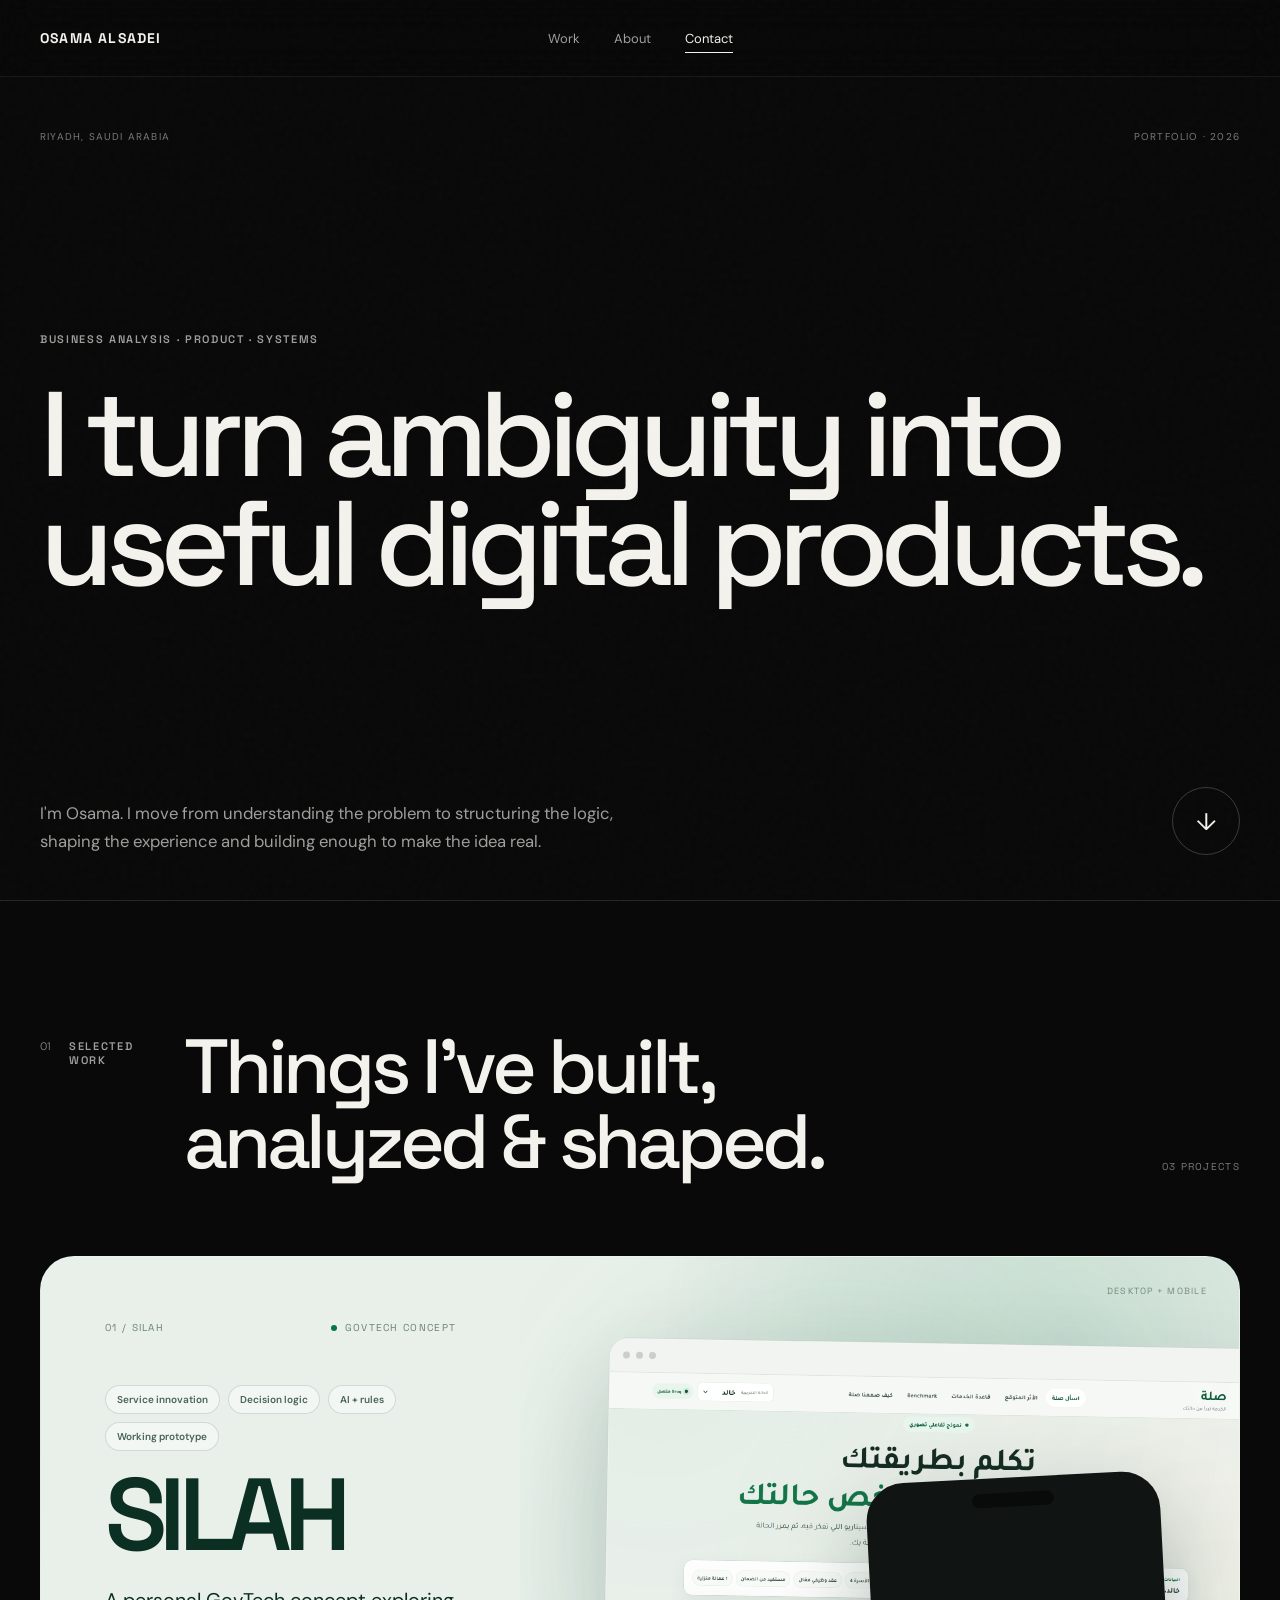
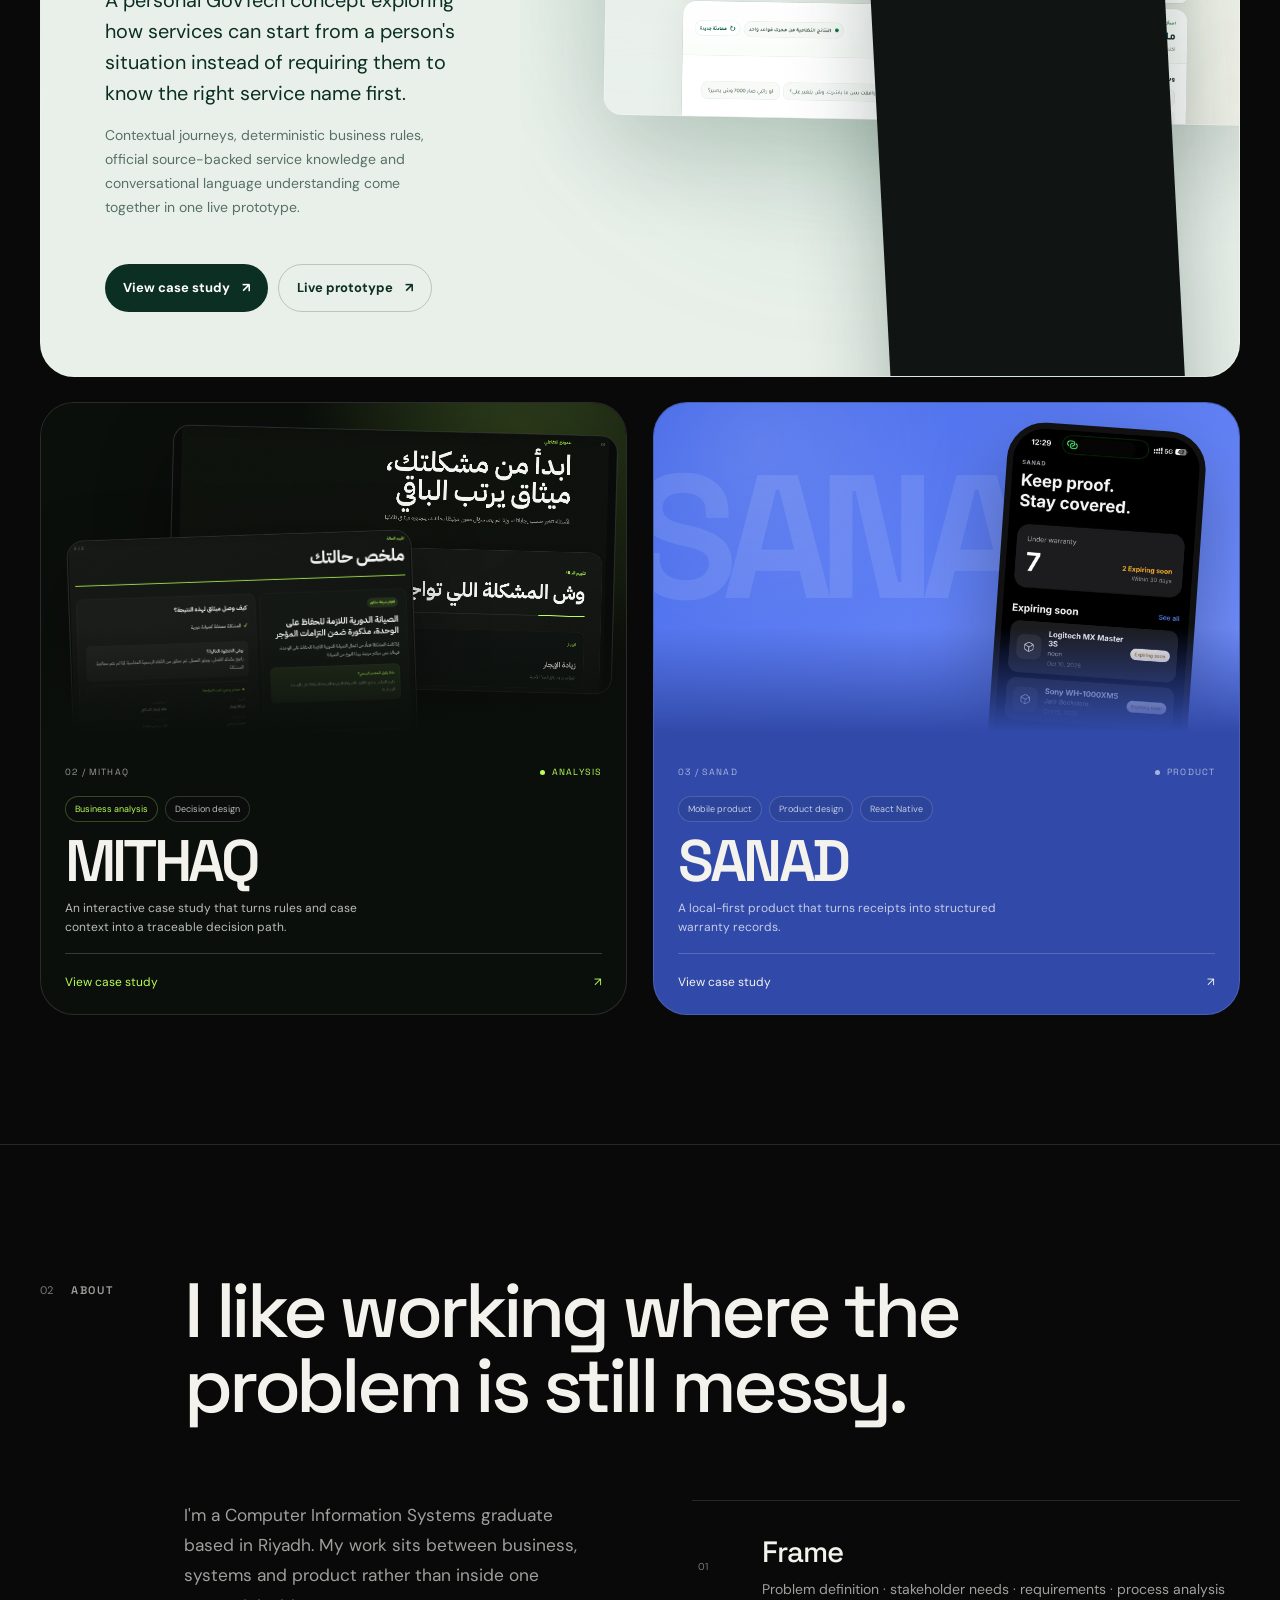
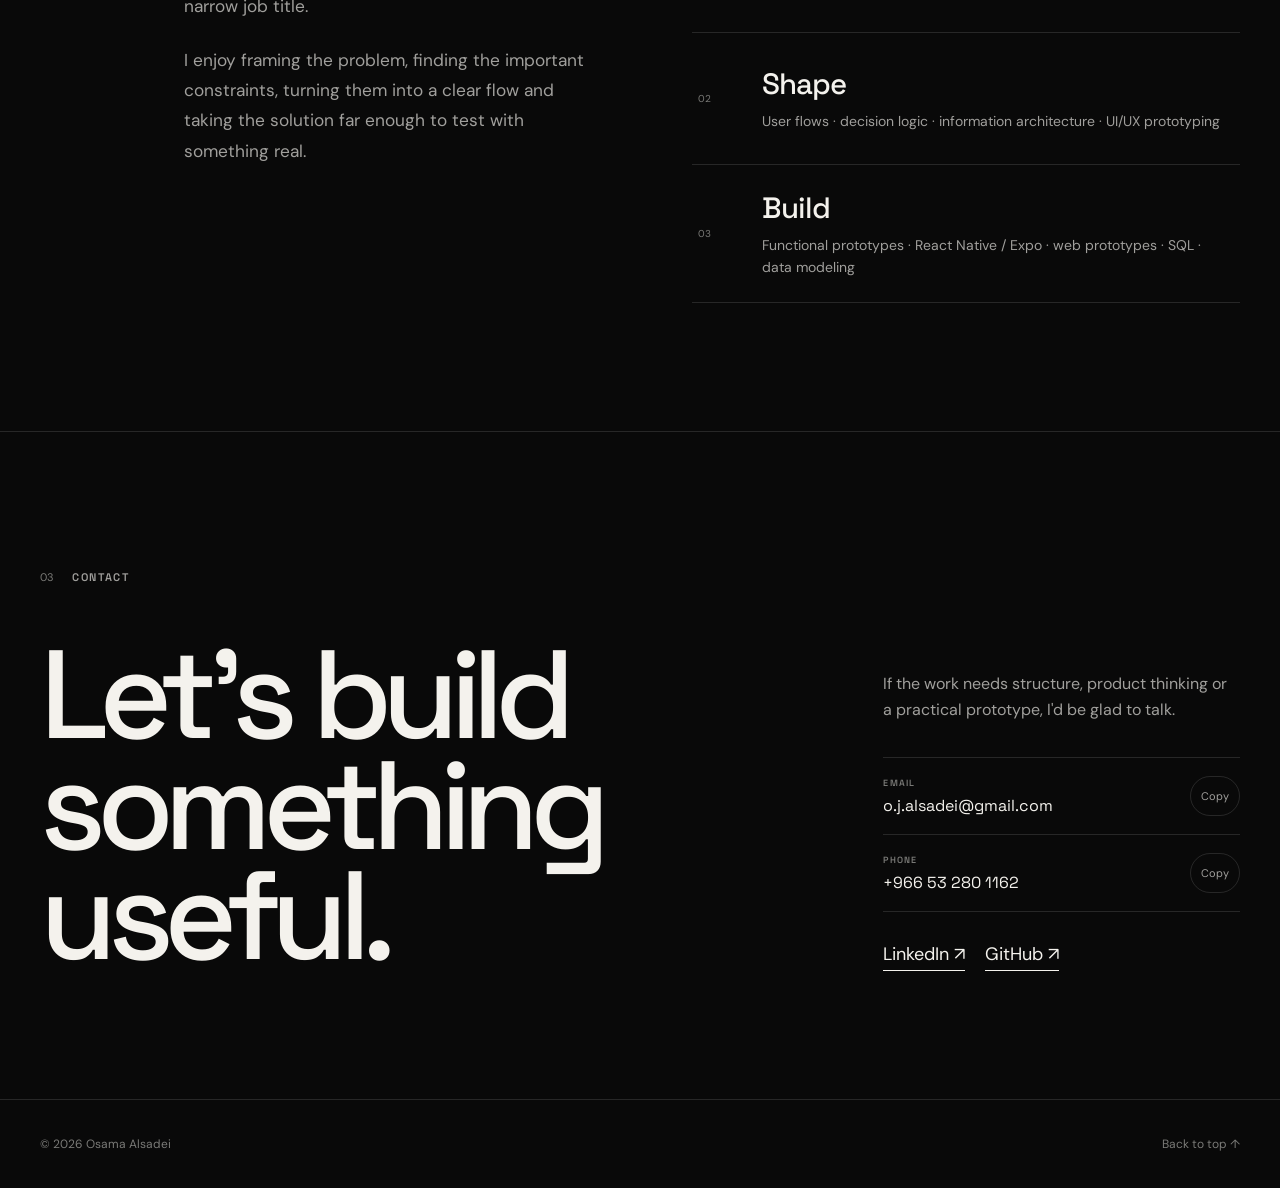
<file: index.html>
<!DOCTYPE html>
<html lang="en">
<head>
  <meta charset="UTF-8">
  <meta name="viewport" content="width=device-width, initial-scale=1.0, viewport-fit=cover">

  <meta
    name="description"
    content="Osama Alsadei's portfolio, business analysis, product thinking, systems and hands-on prototyping. Selected work includes Silah, Mithaq and Sanad."
  >
  <meta name="author" content="Osama Alsadei">
  <meta name="robots" content="index, follow">
  <meta name="theme-color" content="#090909">
  <meta name="color-scheme" content="dark">

  <link rel="canonical" href="https://ojalsadei.github.io/my-portfolio/">

  <meta property="og:title" content="Osama Alsadei - Portfolio">
  <meta
    property="og:description"
    content="Business analysis, product thinking, systems and practical digital products."
  >
  <meta property="og:type" content="website">
  <meta property="og:url" content="https://ojalsadei.github.io/my-portfolio/">
  <meta property="og:site_name" content="Osama Alsadei Portfolio">

  <meta name="twitter:card" content="summary">
  <meta name="twitter:title" content="Osama Alsadei - Portfolio">
  <meta
    name="twitter:description"
    content="Business analysis, product thinking, systems and practical digital products."
  >

  <title>Osama Alsadei | Business Analysis, Product & Systems</title>

  <link rel="preconnect" href="https://fonts.googleapis.com">
  <link rel="preconnect" href="https://fonts.gstatic.com" crossorigin>

  <link
    href="https://fonts.googleapis.com/css2?family=DM+Sans:wght@400;500;600;700&family=Space+Grotesk:wght@400;500;600;700&display=swap"
    rel="stylesheet"
  >

  <link rel="stylesheet" href="style.css">

  <script type="application/ld+json">
  {
    "@context": "https://schema.org",
    "@type": "Person",
    "name": "Osama Alsadei",
    "url": "https://ojalsadei.github.io/my-portfolio/",
    "sameAs": [
      "https://www.linkedin.com/in/osama-alsadei/",
      "https://github.com/ojalsadei"
    ],
    "knowsAbout": [
      "Business Analysis",
      "Product Thinking",
      "Systems Analysis",
      "Service Innovation",
      "Prototyping",
      "Decision Logic",
      "React Native",
      "SQL"
    ]
  }
  </script>
</head>

<body>
  <a class="skip-link" href="#main">Skip to content</a>

  <div class="noise" aria-hidden="true"></div>

  <header class="site-header" id="siteHeader">
    <nav class="nav shell" aria-label="Primary navigation">
      <a
        href="#top"
        class="brand"
        aria-label="Osama Alsadei, back to top"
      >
        OSAMA ALSADEI
      </a>

      <div class="nav-links" aria-label="Portfolio sections">
        <a href="#work">Work</a>
        <a href="#about">About</a>
        <a href="#contact">Contact</a>
      </div>

      <button
        class="menu-button"
        id="menuButton"
        type="button"
        aria-label="Open navigation"
        aria-controls="mobileMenu"
        aria-expanded="false"
      >
        <span></span>
        <span></span>
      </button>
    </nav>

    <nav
      class="mobile-menu shell"
      id="mobileMenu"
      aria-label="Mobile navigation"
      aria-hidden="true"
    >
      <a href="#work">
        <span>01</span>
        Work
      </a>

      <a href="#about">
        <span>02</span>
        About
      </a>

      <a href="#contact">
        <span>03</span>
        Contact
      </a>
    </nav>
  </header>

  <main id="main">
    <section
      class="hero shell"
      id="top"
      aria-labelledby="hero-title"
    >
      <div class="hero-meta page-enter page-enter-1">
        <span>Riyadh, Saudi Arabia</span>
        <span>Portfolio · 2026</span>
      </div>

      <div class="hero-main">
        <p class="eyebrow page-enter page-enter-2">
          Business analysis · product · systems
        </p>

        <h1
          id="hero-title"
          class="page-enter page-enter-3"
        >
          I turn ambiguity into useful digital products.
        </h1>
      </div>

      <div class="hero-footer page-enter page-enter-4">
        <p>
          I'm Osama. I move from understanding the problem to structuring
          the logic, shaping the experience and building enough to make
          the idea real.
        </p>

        <a
          href="#projects"
          class="scroll-button"
          aria-label="View selected work"
        >
          <span aria-hidden="true">↓</span>
        </a>
      </div>
    </section>

    <section
      class="work-section"
      id="work"
      aria-labelledby="work-title"
    >
      <div class="shell" id="work-start">
        <div class="section-heading work-heading">
          <div class="section-kicker">
            <span class="section-number">01</span>
            <p class="eyebrow">Selected work</p>
          </div>

          <div class="section-title-row">
            <h2 id="work-title">
              Things I've built, analyzed & shaped.
            </h2>

            <span class="project-count">
              03 PROJECTS
            </span>
          </div>
        </div>

        <div class="featured-project featured-project--silah" id="projects">
          <div class="featured-project-copy">
            <div class="featured-project-top">
              <span>01 / SILAH</span>

              <span class="featured-project-type">
                GovTech concept
              </span>
            </div>

            <div class="featured-project-tags">
              <span>Service innovation</span>
              <span>Decision logic</span>
              <span>AI + rules</span>
              <span>Working prototype</span>
            </div>

            <h3>Silah</h3>

            <p class="featured-project-lead">
              A personal GovTech concept exploring how services can start
              from a person's situation instead of requiring them to know
              the right service name first.
            </p>

            <p class="featured-project-note">
              Contextual journeys, deterministic business rules, official
              source-backed service knowledge and conversational language
              understanding come together in one live prototype.
            </p>

            <div class="featured-project-actions">
              <a
                href="projects/silah/index.html"
                class="project-action project-action--primary"
              >
                View case study
                <span aria-hidden="true">↗</span>
              </a>

              <a
                href="https://silah2.netlify.app/"
                class="project-action project-action--secondary"
                target="_blank"
                rel="noopener noreferrer"
              >
                Live prototype
                <span aria-hidden="true">↗</span>
              </a>
            </div>
          </div>

          <a
            class="silah-feature-visual"
            href="projects/silah/index.html"
            aria-label="View Silah case study"
          >
            <div class="silah-visual-glow" aria-hidden="true"></div>

            <div class="silah-desktop-frame">
              <div class="browser-bar" aria-hidden="true">
                <span></span>
                <span></span>
                <span></span>
              </div>

              <img
                src="projects/silah/assets/silah-desktop.png"
                alt="Silah desktop interface showing contextual service guidance"
                loading="lazy"
                decoding="async"
              >
            </div>

            <div class="silah-phone-frame">
              <div class="silah-phone-speaker" aria-hidden="true"></div>

              <img
                src="projects/silah/assets/silah-mobile.png"
                alt="Silah mobile interface"
                loading="lazy"
                decoding="async"
              >
            </div>

            <span class="silah-visual-label">
              DESKTOP + MOBILE
            </span>
          </a>
        </div>

        <div class="secondary-project-grid">
          <a
            class="project-card project-card--mithaq"
            href="projects/mithaq/index.html"
            aria-label="View Mithaq case study"
          >
            <div
              class="project-visual project-visual--mithaq"
              aria-hidden="true"
            >
              <div class="mithaq-glow"></div>

              <div class="mithaq-shot mithaq-shot--one">
                <img
                  src="projects/mithaq/assets/mithaq-hero.png"
                  alt=""
                  loading="lazy"
                  decoding="async"
                >
              </div>

              <div class="mithaq-shot mithaq-shot--two">
                <img
                  src="projects/mithaq/assets/mithaq-cover.png"
                  alt=""
                  loading="lazy"
                  decoding="async"
                >
              </div>
            </div>

            <div class="project-card-copy">
              <div class="project-card-top">
                <span>02 / MITHAQ</span>

                <span class="project-type">
                  Analysis
                </span>
              </div>

              <div
                class="project-tags"
                aria-label="Mithaq disciplines"
              >
                <span>Business analysis</span>
                <span>Decision design</span>
              </div>

              <h3>Mithaq</h3>

              <p>
                An interactive case study that turns rules and case context
                into a traceable decision path.
              </p>

              <div class="project-link-line">
                <span>View case study</span>
                <span aria-hidden="true">↗</span>
              </div>
            </div>
          </a>

          <a
            class="project-card project-card--sanad"
            href="projects/sanad/index.html"
            aria-label="View Sanad case study"
          >
            <div
              class="project-visual project-visual--sanad"
              aria-hidden="true"
            >
              <div class="sanad-word">SANAD</div>

              <div class="phone-mockup">
                <img
                  src="projects/sanad/assets/home.png"
                  alt=""
                  loading="lazy"
                  decoding="async"
                >
              </div>
            </div>

            <div class="project-card-copy">
              <div class="project-card-top">
                <span>03 / SANAD</span>

                <span class="project-type">
                  Product
                </span>
              </div>

              <div
                class="project-tags"
                aria-label="Sanad disciplines"
              >
                <span>Mobile product</span>
                <span>Product design</span>
                <span>React Native</span>
              </div>

              <h3>Sanad</h3>

              <p>
                A local-first product that turns receipts into structured
                warranty records.
              </p>

              <div class="project-link-line">
                <span>View case study</span>
                <span aria-hidden="true">↗</span>
              </div>
            </div>
          </a>
        </div>
      </div>
    </section>

    <section
      class="about-section"
      id="about"
      aria-labelledby="about-title"
    >
      <div class="shell">
        <div class="section-heading">
          <div class="section-kicker">
            <span class="section-number">02</span>
            <p class="eyebrow">About</p>
          </div>

          <div class="section-title-row">
            <h2 id="about-title">
              I like working where the problem is still messy.
            </h2>
          </div>
        </div>

        <div class="about-grid">
          <div class="about-copy">
            <p>
              I'm a Computer Information Systems graduate based in Riyadh.
              My work sits between business, systems and product rather
              than inside one narrow job title.
            </p>

            <p>
              I enjoy framing the problem, finding the important
              constraints, turning them into a clear flow and taking the
              solution far enough to test with something real.
            </p>
          </div>

          <div class="capability-groups">
            <article class="capability-group">
              <span>01</span>

              <div>
                <h3>Frame</h3>

                <p>
                  Problem definition · stakeholder needs · requirements ·
                  process analysis
                </p>
              </div>
            </article>

            <article class="capability-group">
              <span>02</span>

              <div>
                <h3>Shape</h3>

                <p>
                  User flows · decision logic · information architecture ·
                  UI/UX prototyping
                </p>
              </div>
            </article>

            <article class="capability-group">
              <span>03</span>

              <div>
                <h3>Build</h3>

                <p>
                  Functional prototypes · React Native / Expo · web
                  prototypes · SQL · data modeling
                </p>
              </div>
            </article>
          </div>
        </div>
      </div>
    </section>

    <section
      class="contact-section"
      id="contact"
      aria-labelledby="contact-title"
    >
      <div class="shell contact-shell">
        <div class="section-kicker contact-kicker">
          <span class="section-number">03</span>
          <p class="eyebrow">Contact</p>
        </div>

        <div class="contact-grid">
          <h2 id="contact-title">
            Let's build something useful.
          </h2>

          <div class="contact-side">
            <p>
              If the work needs structure, product thinking or a practical
              prototype, I'd be glad to talk.
            </p>

            <div class="contact-list">
              <div class="contact-row">
                <div>
                  <span class="contact-label">
                    Email
                  </span>

                  <a
                    class="contact-value"
                    href="mailto:o.j.alsadei@gmail.com"
                  >
                    o.j.alsadei@gmail.com
                  </a>
                </div>

                <button
                  class="copy-button"
                  type="button"
                  data-copy="o.j.alsadei@gmail.com"
                  aria-label="Copy email address"
                >
                  Copy
                </button>
              </div>

              <div class="contact-row">
                <div>
                  <span class="contact-label">
                    Phone
                  </span>

                  <a
                    class="contact-value"
                    href="tel:+966532801162"
                  >
                    +966 53 280 1162
                  </a>
                </div>

                <button
                  class="copy-button"
                  type="button"
                  data-copy="+966532801162"
                  aria-label="Copy phone number"
                >
                  Copy
                </button>
              </div>
            </div>

            <div class="social-links">
              <a
                href="https://www.linkedin.com/in/osama-alsadei/"
                target="_blank"
                rel="noopener noreferrer"
              >
                LinkedIn
                <span aria-hidden="true">↗</span>
              </a>

              <a
                href="https://github.com/ojalsadei"
                target="_blank"
                rel="noopener noreferrer"
              >
                GitHub
                <span aria-hidden="true">↗</span>
              </a>
            </div>
          </div>
        </div>
      </div>
    </section>
  </main>

  <footer class="footer">
    <div class="shell footer-inner">
      <span>
        © <span id="year">2026</span> Osama Alsadei
      </span>

      <a href="#top">
        Back to top
        <span aria-hidden="true">↑</span>
      </a>
    </div>
  </footer>

  <div
    class="toast"
    id="toast"
    role="status"
    aria-live="polite"
    aria-atomic="true"
  ></div>

  <script src="script.js" defer></script>
</body>
</html>
</file>
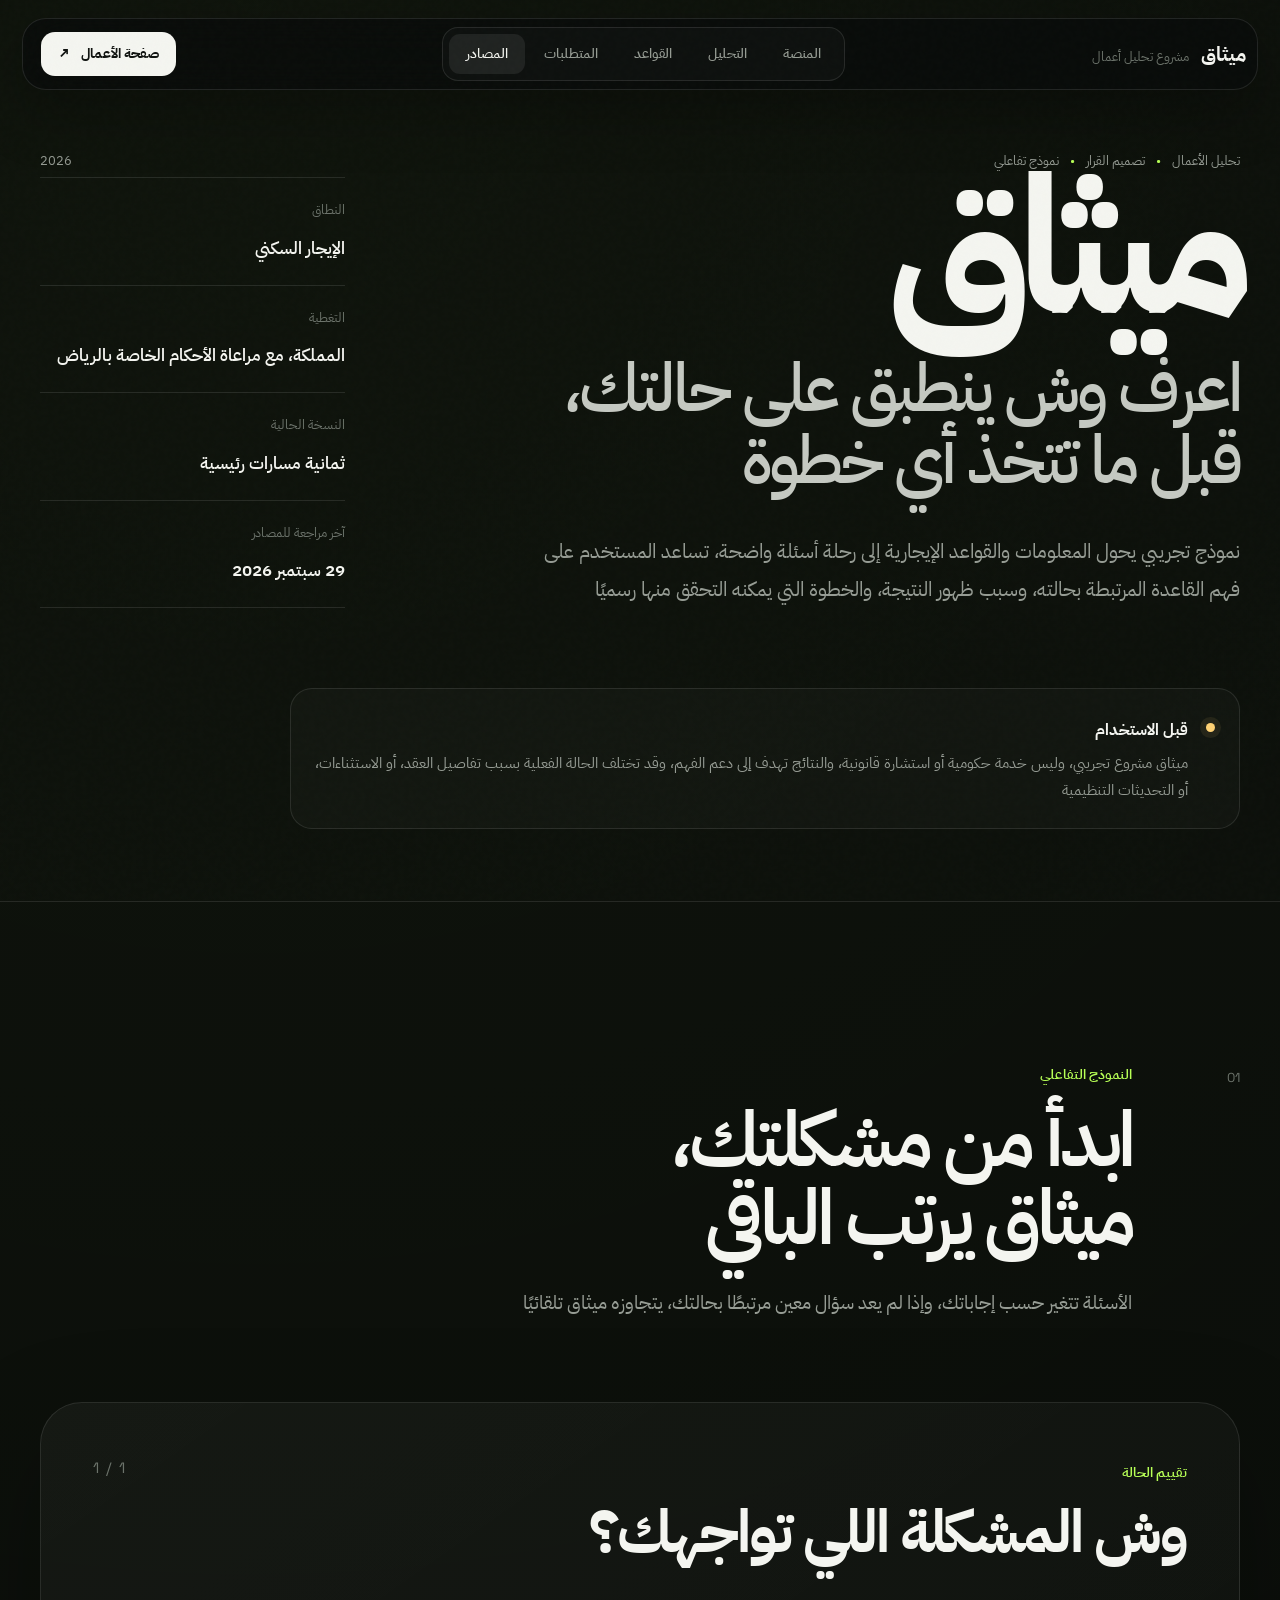
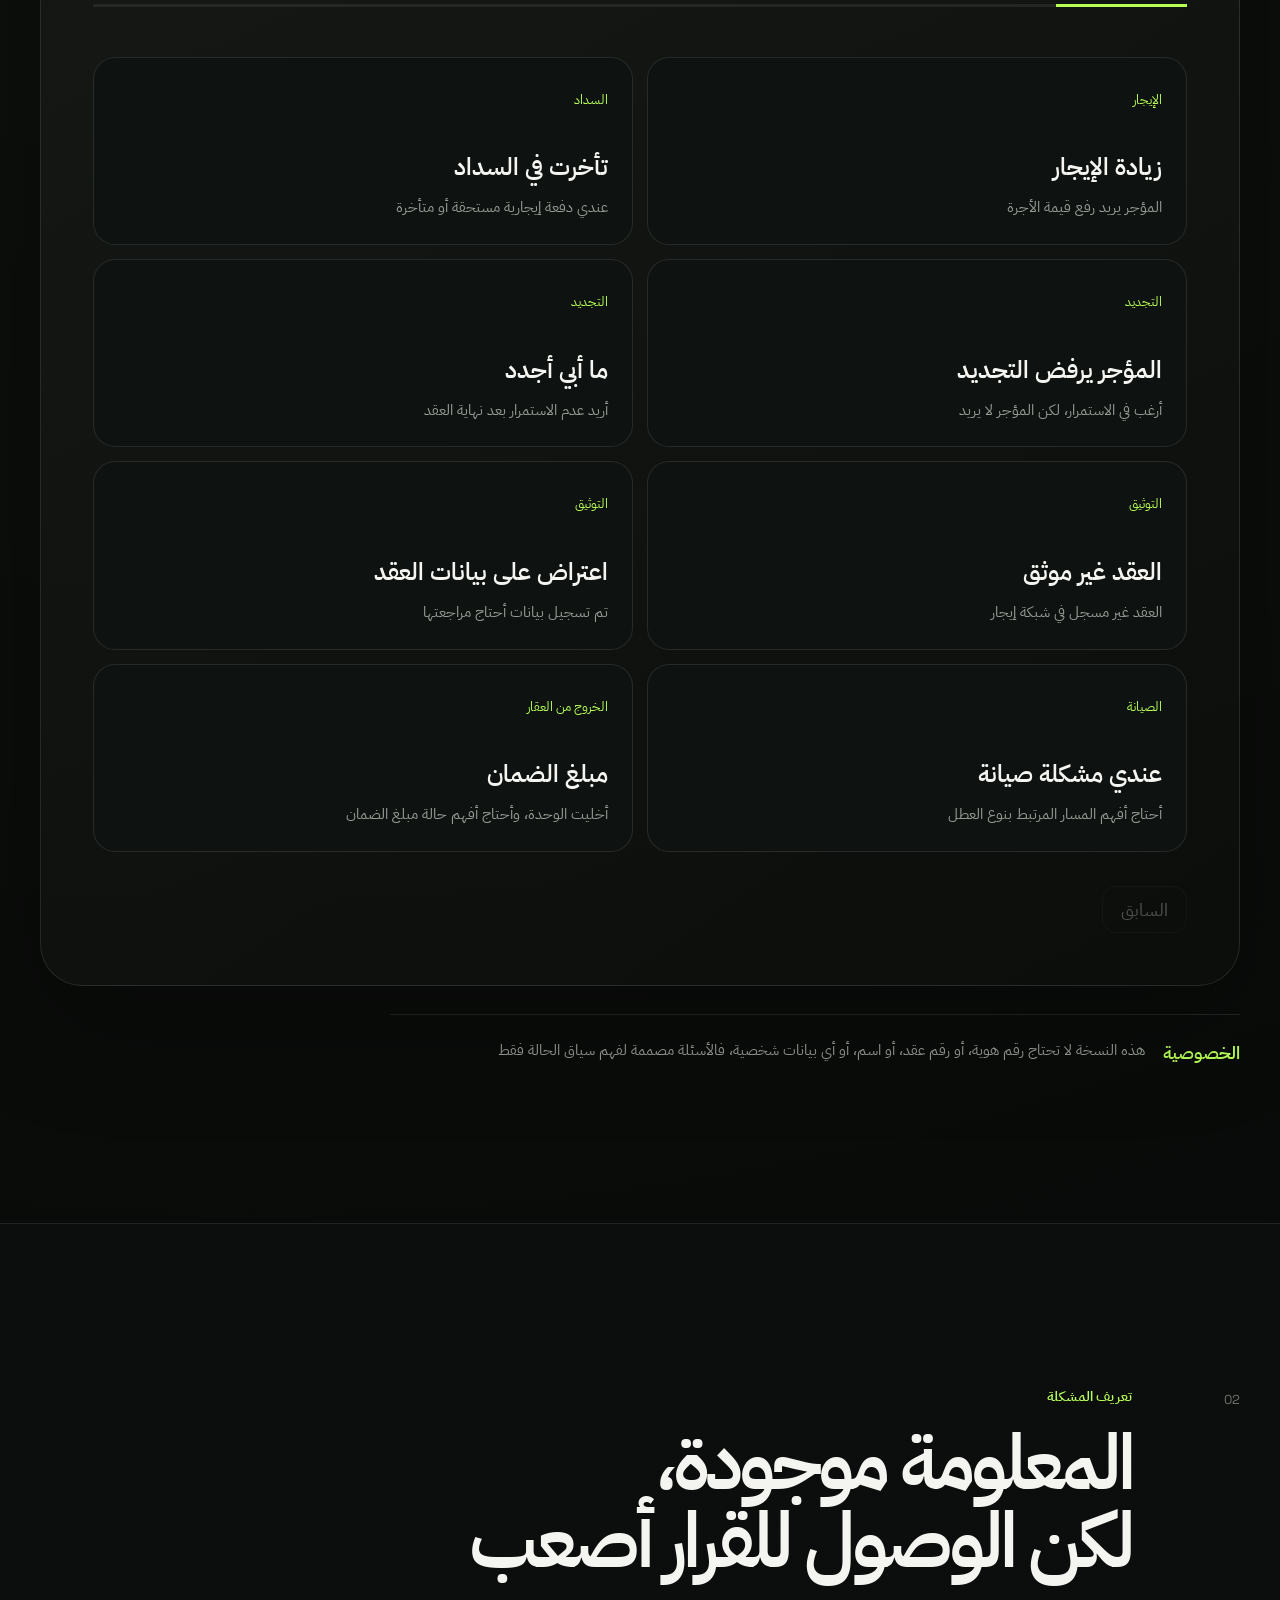
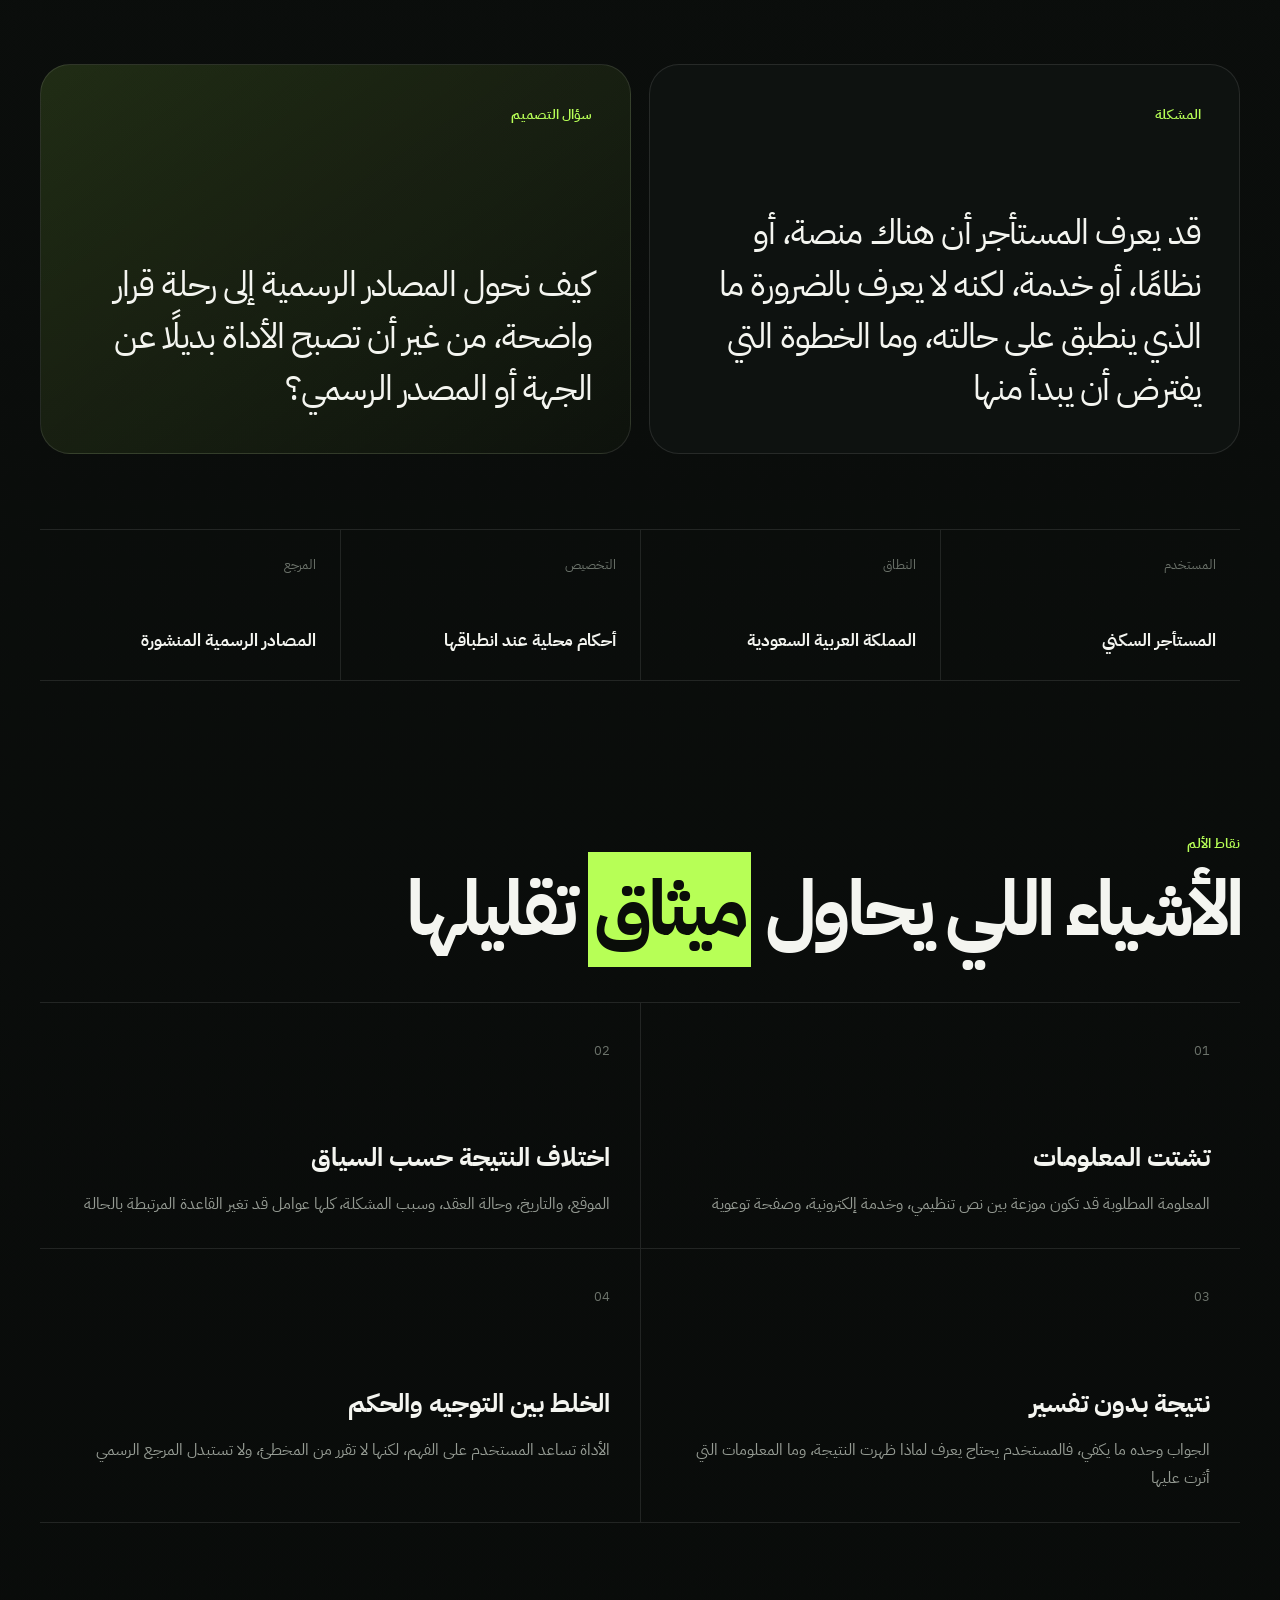
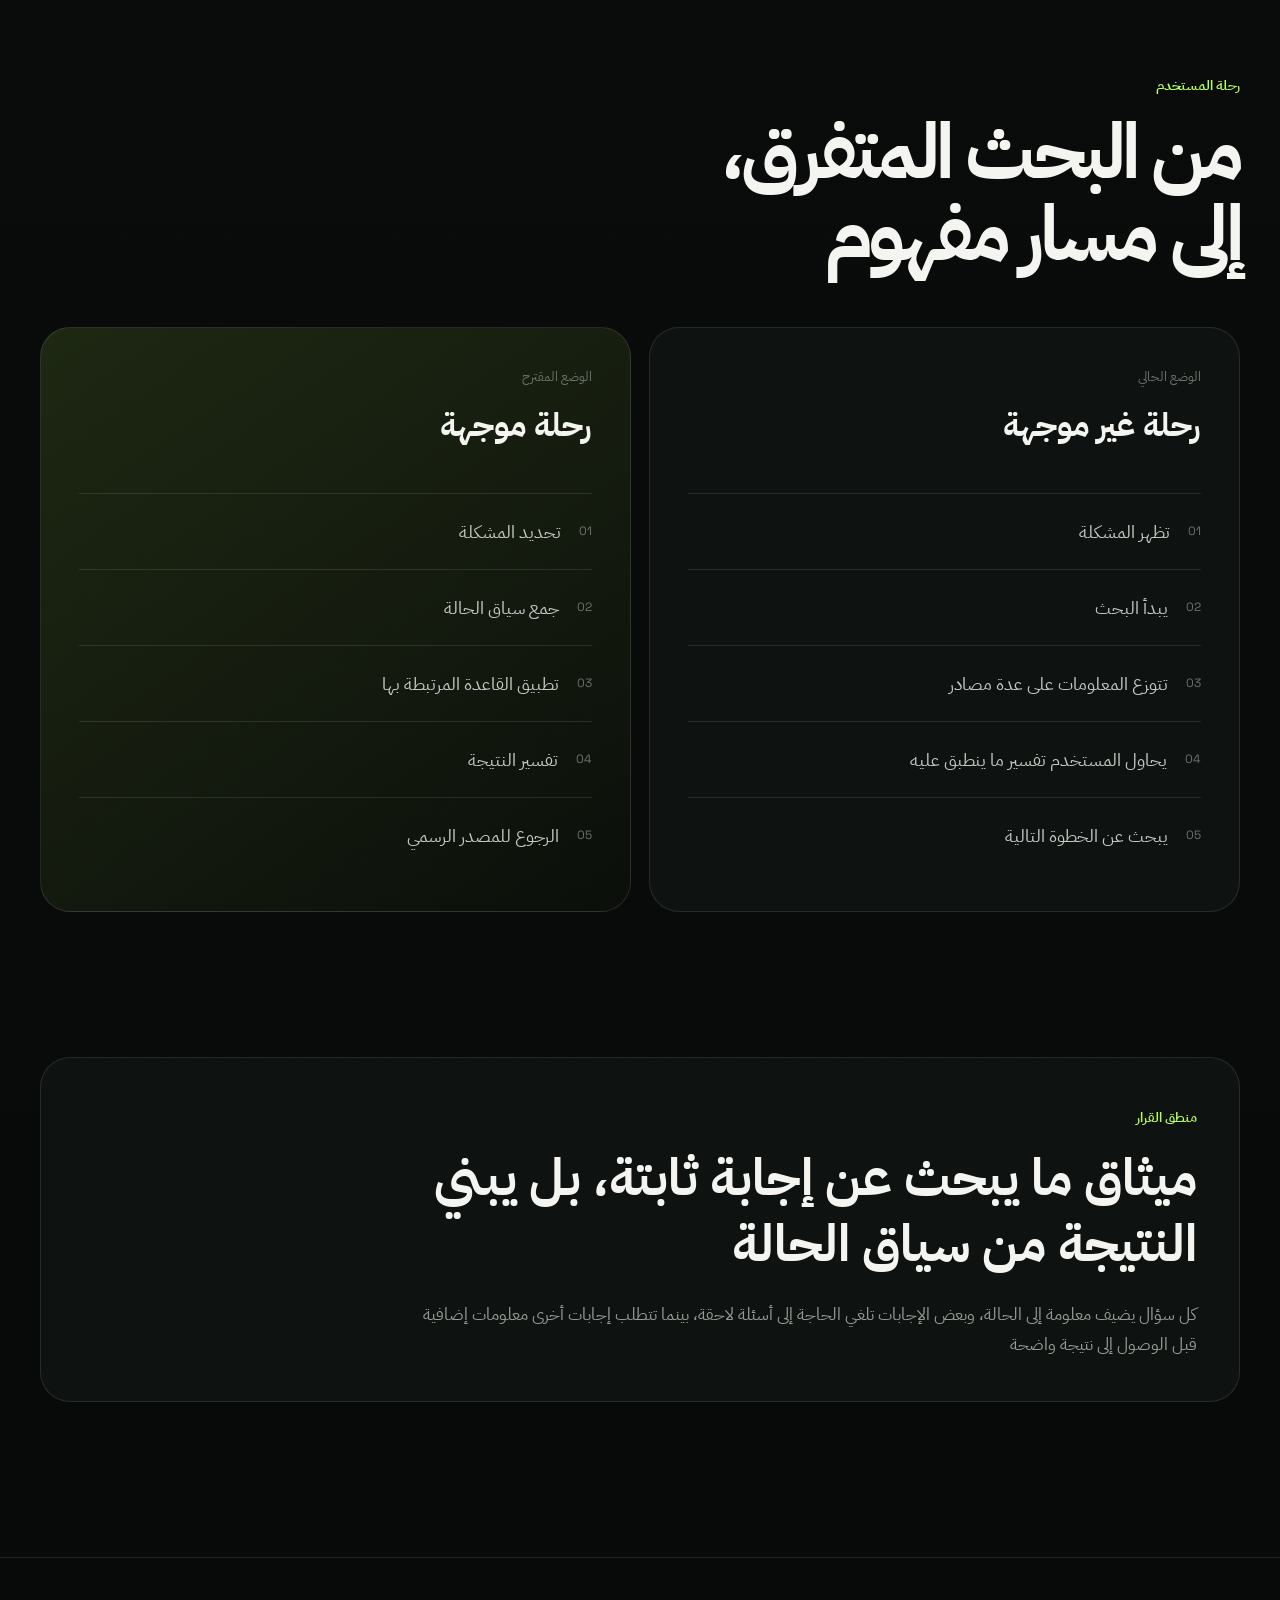
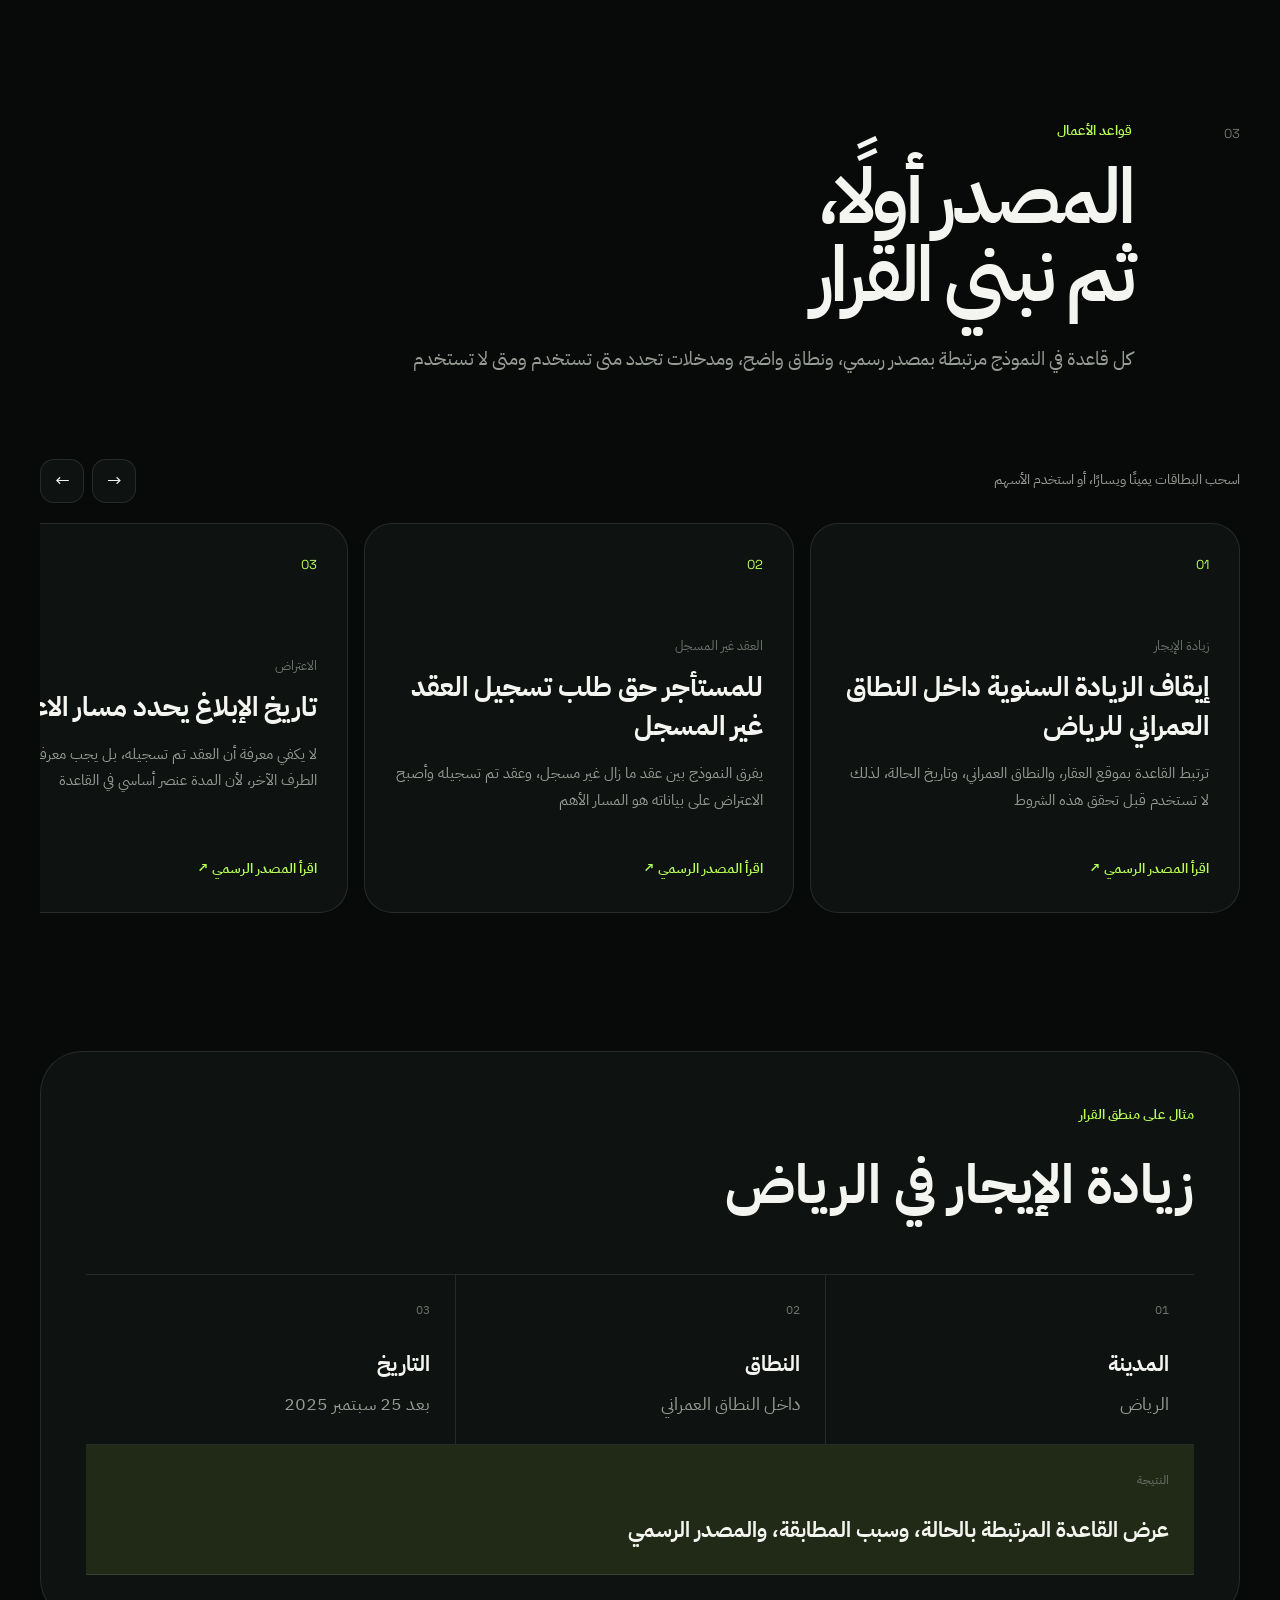
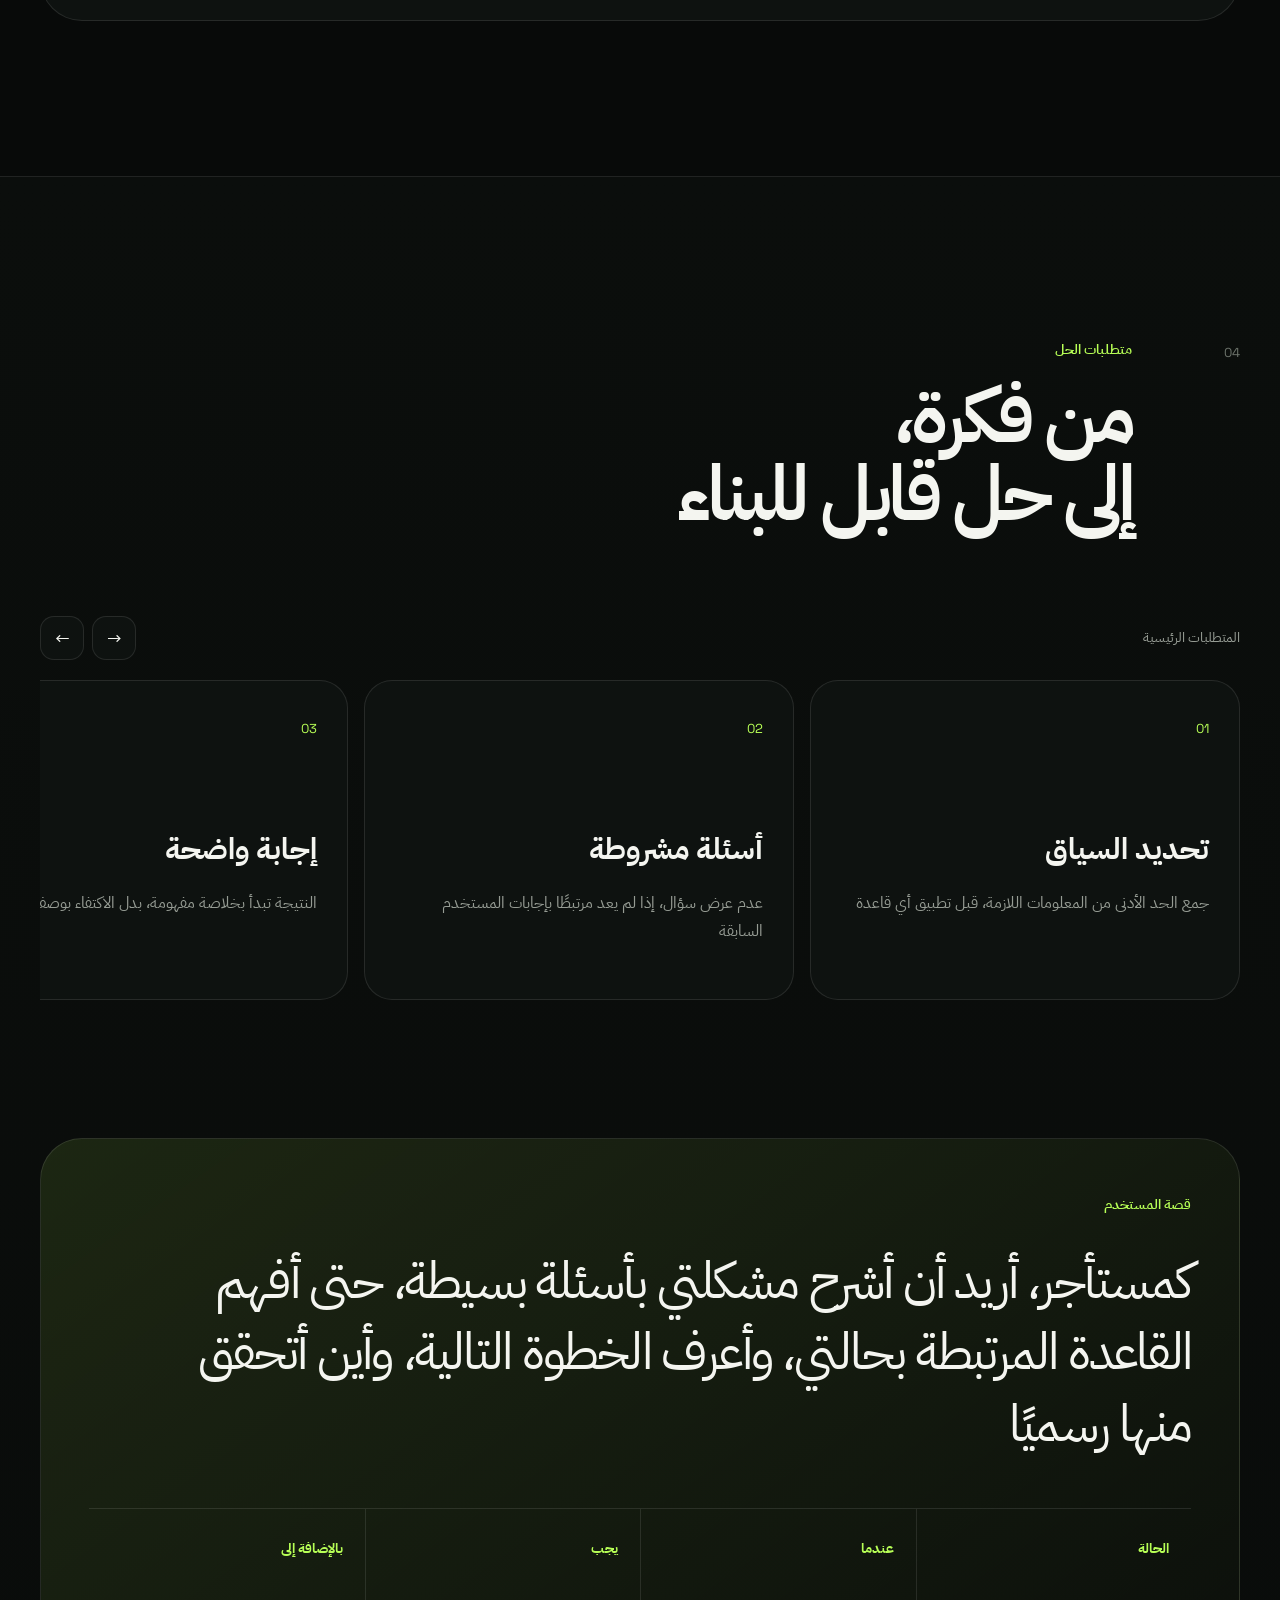
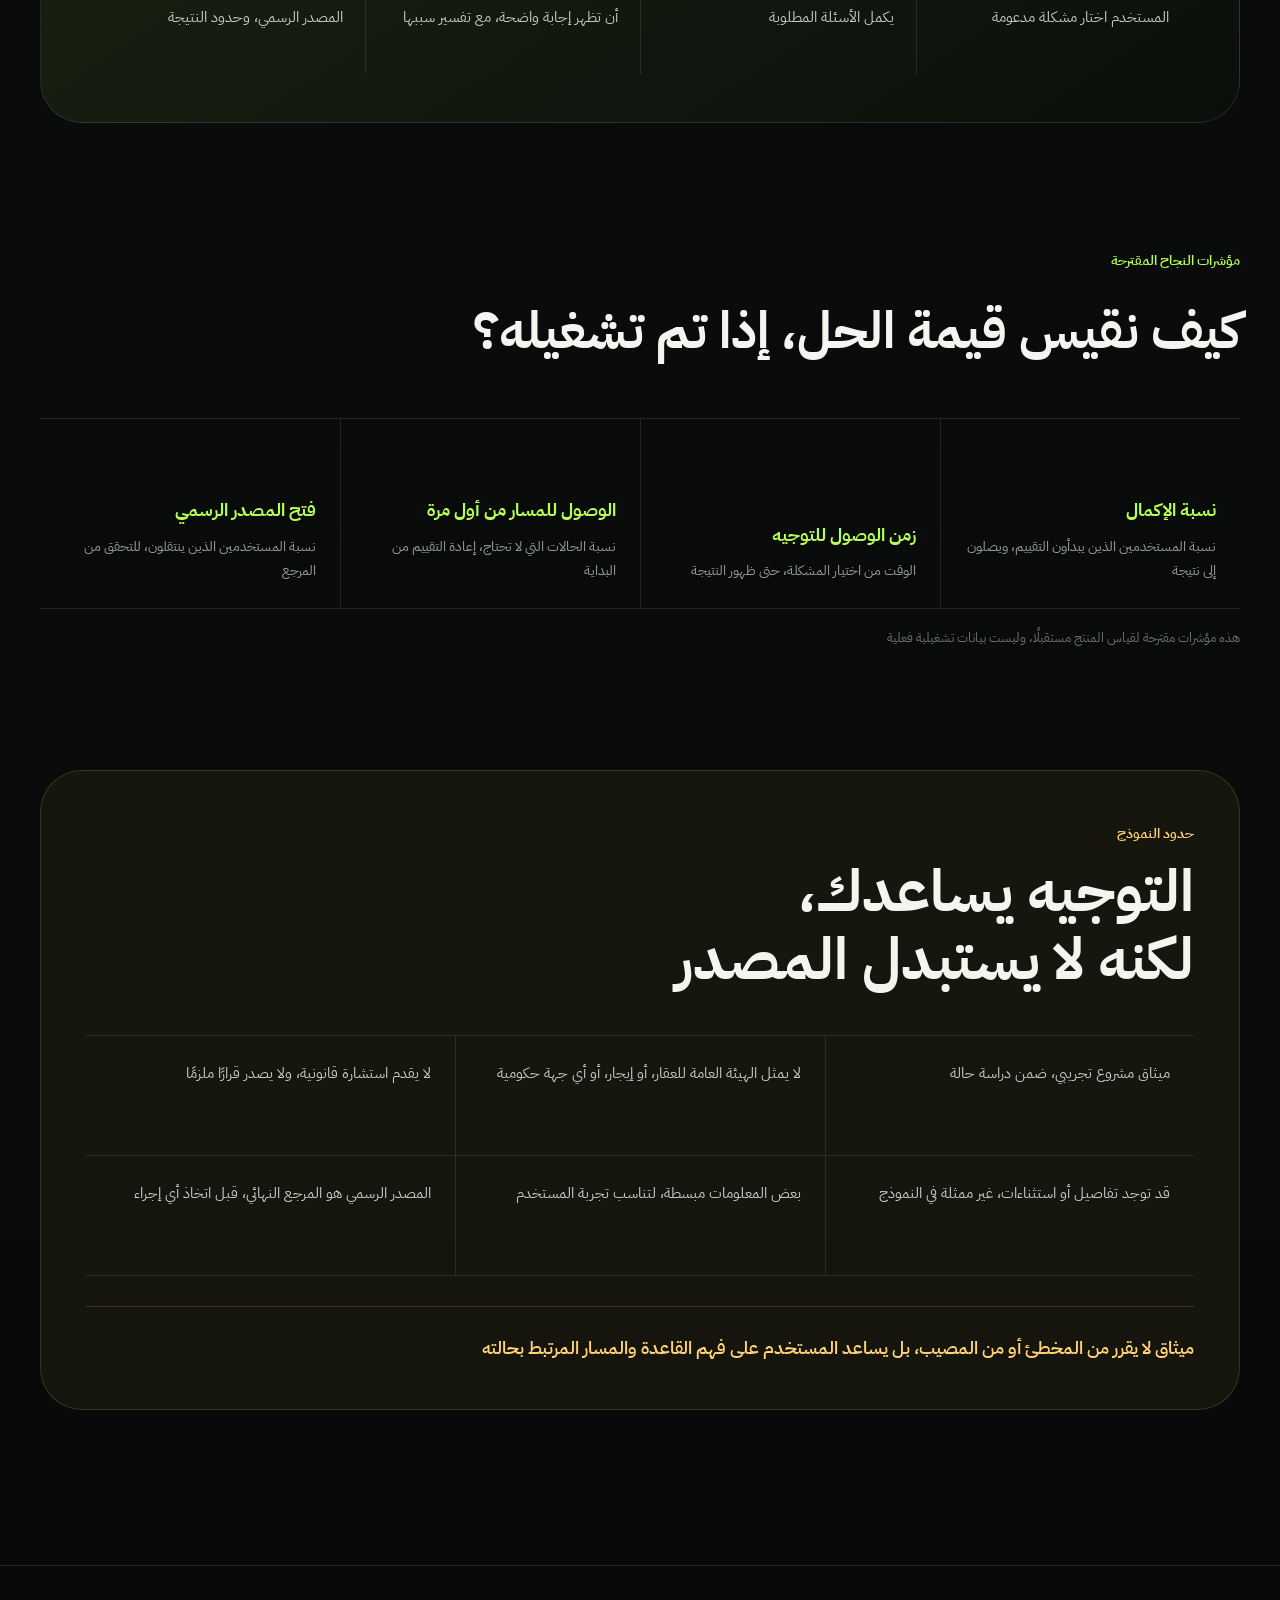
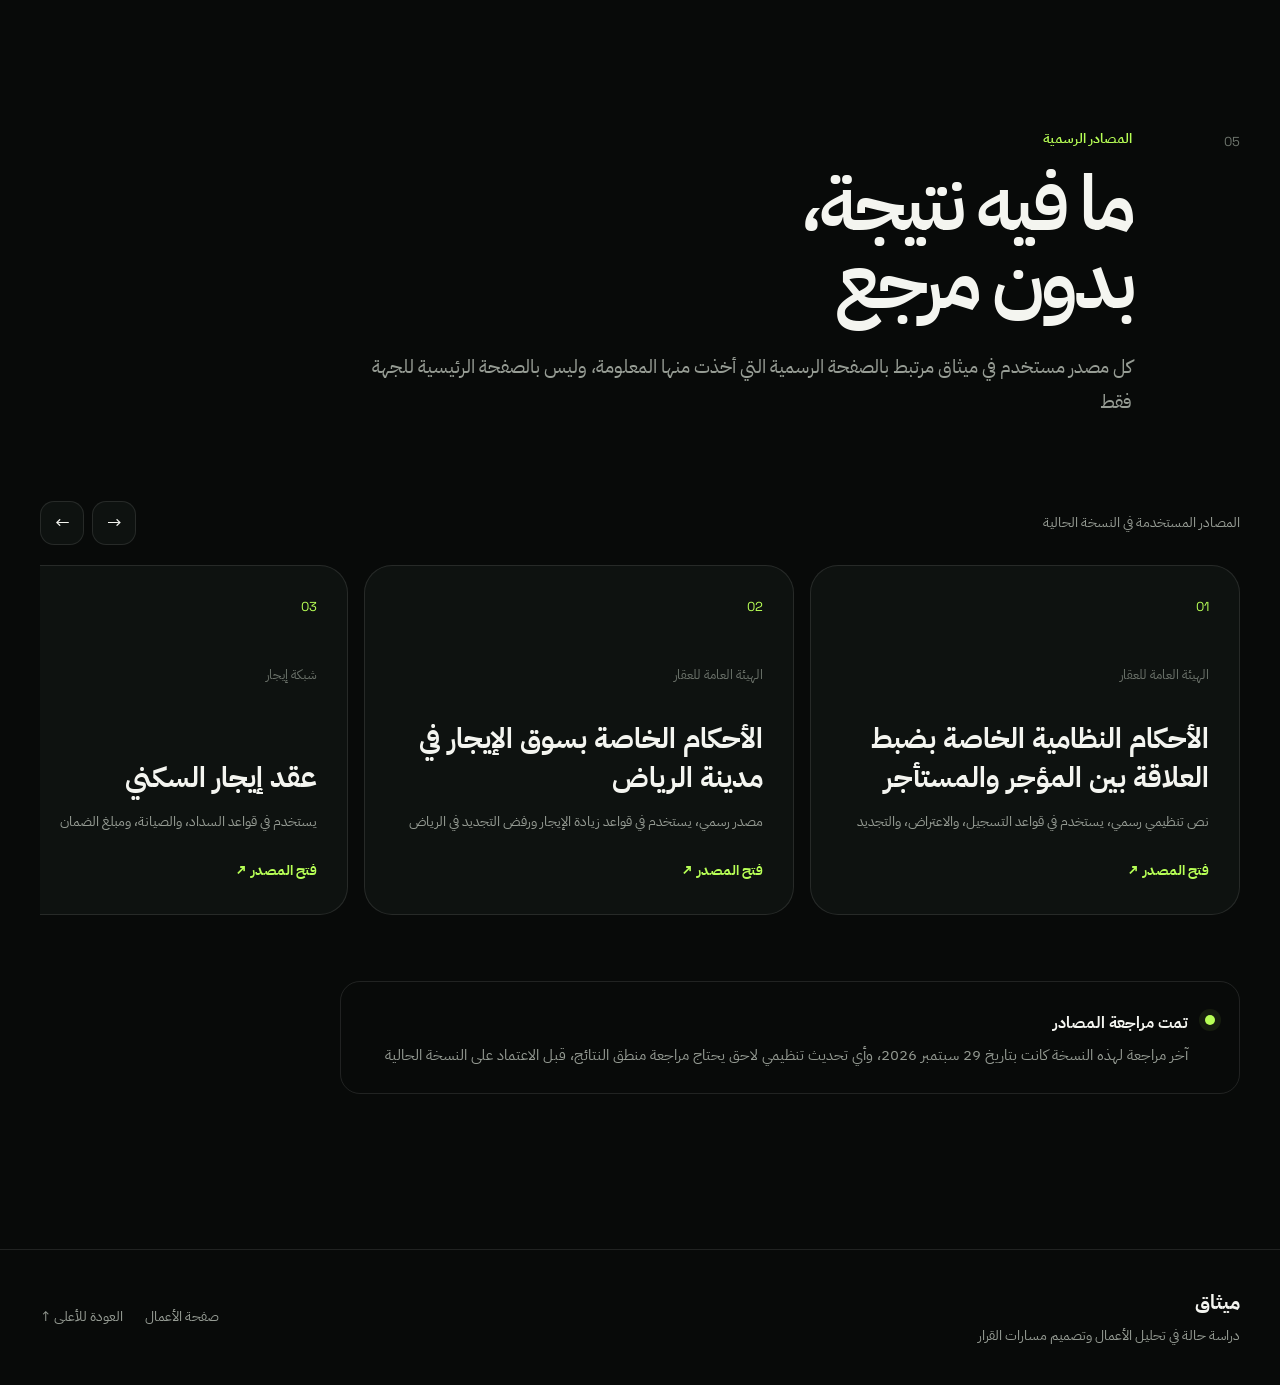
<file: projects/mithaq/index.html>
<!DOCTYPE html>
<html lang="ar" dir="rtl">

<head>
  <meta charset="UTF-8">

  <meta
    name="viewport"
    content="width=device-width, initial-scale=1.0"
  >

  <meta
    name="description"
    content="ميثاق، نموذج تفاعلي ودراسة حالة في تحليل الأعمال لتبسيط فهم المسارات الإيجارية السكنية"
  >

  <meta
    name="theme-color"
    content="#080a09"
  >

  <link
    rel="canonical"
    href="https://ojalsadei.github.io/my-portfolio/projects/mithaq/"
  >

  <meta
    property="og:title"
    content="ميثاق | دراسة حالة في تحليل الأعمال"
  >

  <meta
    property="og:description"
    content="نموذج تفاعلي ودراسة حالة توضح كيف يمكن تحويل القواعد والمصادر الرسمية إلى مسارات قرار أوضح للمستفيد."
  >

  <meta
    property="og:type"
    content="website"
  >

  <meta
    property="og:url"
    content="https://ojalsadei.github.io/my-portfolio/projects/mithaq/"
  >

  <meta
    name="twitter:card"
    content="summary"
  >

  <title>ميثاق | دراسة حالة في تحليل الأعمال</title>

  <link
    rel="preconnect"
    href="https://fonts.googleapis.com"
  >

  <link
    rel="preconnect"
    href="https://fonts.gstatic.com"
    crossorigin
  >

  <link
    href="https://fonts.googleapis.com/css2?family=IBM+Plex+Sans+Arabic:wght@400;500;600;700&family=Space+Grotesk:wght@500;600;700&display=swap"
    rel="stylesheet"
  >

  <link
    rel="stylesheet"
    href="mithaq.css"
  >
</head>


<body>

  <a class="skip-link" href="#main-content">
    تخطي إلى المحتوى
  </a>

  <div
    class="page-noise"
    aria-hidden="true"
  ></div>


  <header class="site-header">

    <div class="header-shell">

      <a
        class="header-brand"
        href="#top"
      >
        <strong>ميثاق</strong>

        <span>
          مشروع تحليل أعمال
        </span>
      </a>


      <nav
        class="desktop-nav"
        aria-label="التنقل داخل الصفحة"
      >

        <a href="#platform">
          المنصة
        </a>

        <a href="#analysis">
          التحليل
        </a>

        <a href="#rules">
          القواعد
        </a>

        <a href="#requirements">
          المتطلبات
        </a>

        <a href="#sources">
          المصادر
        </a>

      </nav>


      <a
        class="work-page-link"
        href="../../index.html"
      >
        صفحة الأعمال
        <span>↗</span>
      </a>


      <button
        class="mobile-menu-button"
        id="menuButton"
        type="button"
        aria-label="فتح القائمة"
        aria-expanded="false"
        aria-controls="mobileMenu"
      >
        <span></span>
        <span></span>
      </button>

    </div>


    <nav
      class="mobile-menu"
      id="mobileMenu"
      aria-hidden="true"
    >

      <a href="#platform">
        المنصة
      </a>

      <a href="#analysis">
        التحليل
      </a>

      <a href="#rules">
        القواعد
      </a>

      <a href="#requirements">
        المتطلبات
      </a>

      <a href="#sources">
        المصادر
      </a>

      <a
        class="mobile-work-link"
        href="../../index.html"
      >
        العودة إلى صفحة الأعمال
      </a>

    </nav>

  </header>



  <main id="main-content">

    <div id="top" aria-hidden="true"></div>


    <section class="hero shell">

      <div class="hero-meta reveal">

        <span>
          تحليل الأعمال
          <i>•</i>
          تصميم القرار
          <i>•</i>
          نموذج تفاعلي
        </span>

        <span>
          2026
        </span>

      </div>


      <div class="hero-layout">

        <div class="hero-copy">

          <h1 class="hero-title reveal">
            ميثاق
          </h1>


          <!-- <p class="product-caption reveal">
            دليل تجريبي لفهم المسار الإيجاري
          </p> -->


          <p class="hero-statement reveal">
            اعرف وش ينطبق على حالتك،
            <br>
            قبل ما تتخذ أي خطوة
          </p>


          <p class="hero-description reveal">
            نموذج تجريبي يحول المعلومات والقواعد الإيجارية
            إلى رحلة أسئلة واضحة، تساعد المستخدم على فهم
            القاعدة المرتبطة بحالته، وسبب ظهور النتيجة،
            والخطوة التي يمكنه التحقق منها رسميًا
          </p>

        </div>


        <aside class="hero-facts reveal">

          <article>

            <span>
              النطاق
            </span>

            <strong>
              الإيجار السكني
            </strong>

          </article>


          <article>

            <span>
              التغطية
            </span>

            <strong>
              المملكة، مع مراعاة الأحكام الخاصة بالرياض
            </strong>

          </article>


          <article>

            <span>
              النسخة الحالية
            </span>

            <strong>
              ثمانية مسارات رئيسية
            </strong>

          </article>


          <article>

            <span>
              آخر مراجعة للمصادر
            </span>

            <strong>
              29 سبتمبر 2026
            </strong>

          </article>

        </aside>

      </div>


      <div class="hero-warning reveal">

        <span class="warning-dot"></span>

        <div>

          <strong>
            قبل الاستخدام
          </strong>

          <p>
            ميثاق مشروع تجريبي، وليس خدمة حكومية أو استشارة قانونية،
            والنتائج تهدف إلى دعم الفهم، وقد تختلف الحالة الفعلية
            بسبب تفاصيل العقد، أو الاستثناءات، أو التحديثات التنظيمية
          </p>

        </div>

      </div>

    </section>



    <section
      class="platform-section"
      id="platform"
    >

      <div class="shell">

        <header class="section-heading reveal">

          <span class="section-index">
            01
          </span>

          <div>

            <span class="section-label">
              النموذج التفاعلي
            </span>

            <h2>
              ابدأ من مشكلتك،
              <br>
              ميثاق يرتب الباقي
            </h2>

            <p>
              الأسئلة تتغير حسب إجاباتك، وإذا لم يعد سؤال معين
              مرتبطًا بحالتك، يتجاوزه ميثاق تلقائيًا
            </p>

          </div>

        </header>


        <div
          class="navigator reveal"
          id="navigator"
        >

          <div
            class="question-anchor"
            id="questionAnchor"
          ></div>


          <div class="navigator-heading">

            <div>

              <span class="navigator-label">
                تقييم الحالة
              </span>

              <h3 id="stepTitle">
                وش المشكلة اللي تواجهك؟
              </h3>

            </div>


            <div class="step-count">

              <span id="stepCurrent">
                1
              </span>

              <span>/</span>

              <span id="stepTotal">
                1
              </span>

            </div>

          </div>


          <div class="progress-track">
            <span id="progressBar"></span>
          </div>


          <div
            class="step-content"
            id="stepContent"
          ></div>


          <div class="navigator-actions">

            <button
              id="backButton"
              class="secondary-button"
              type="button"
              disabled
            >
              السابق
            </button>


            <button
              id="restartButton"
              class="secondary-button is-hidden"
              type="button"
            >
              ابدأ حالة جديدة
            </button>

          </div>

        </div>


        <div class="privacy-note reveal">

          <span>
            الخصوصية
          </span>

          <p>
            هذه النسخة لا تحتاج رقم هوية، أو رقم عقد، أو اسم،
            أو أي بيانات شخصية، فالأسئلة مصممة لفهم سياق الحالة فقط
          </p>

        </div>

      </div>

    </section>



    <section
      class="analysis-section"
      id="analysis"
    >

      <div class="shell">

        <header class="section-heading reveal">

          <span class="section-index">
            02
          </span>

          <div>

            <span class="section-label">
              تعريف المشكلة
            </span>

            <h2>
              المعلومة موجودة،
              <br>
              لكن الوصول للقرار أصعب
            </h2>

          </div>

        </header>


        <div class="problem-cards">

          <article class="feature-card reveal">

            <span>
              المشكلة
            </span>

            <p>
              قد يعرف المستأجر أن هناك منصة، أو نظامًا، أو خدمة،
              لكنه لا يعرف بالضرورة ما الذي ينطبق على حالته،
              وما الخطوة التي يفترض أن يبدأ منها
            </p>

          </article>


          <article class="feature-card green-card reveal">

            <span>
              سؤال التصميم
            </span>

            <p>
              كيف نحول المصادر الرسمية إلى رحلة قرار واضحة،
              من غير أن تصبح الأداة بديلًا عن الجهة أو المصدر الرسمي؟
            </p>

          </article>

        </div>


        <div class="scope-row reveal">

          <article>

            <span>
              المستخدم
            </span>

            <strong>
              المستأجر السكني
            </strong>

          </article>


          <article>

            <span>
              النطاق
            </span>

            <strong>
              المملكة العربية السعودية
            </strong>

          </article>


          <article>

            <span>
              التخصيص
            </span>

            <strong>
              أحكام محلية عند انطباقها
            </strong>

          </article>


          <article>

            <span>
              المرجع
            </span>

            <strong>
              المصادر الرسمية المنشورة
            </strong>

          </article>

        </div>



        <div class="major-block">

          <header class="statement-heading reveal">

            <span>
              نقاط الألم
            </span>

            <h3>
              الأشياء اللي يحاول
              <mark>ميثاق</mark>
              تقليلها
            </h3>

          </header>


          <div class="pain-grid">

            <article class="pain-card reveal">

              <span>
                01
              </span>

              <strong>
                تشتت المعلومات
              </strong>

              <p>
                المعلومة المطلوبة قد تكون موزعة بين نص تنظيمي،
                وخدمة إلكترونية، وصفحة توعوية
              </p>

            </article>


            <article class="pain-card reveal">

              <span>
                02
              </span>

              <strong>
                اختلاف النتيجة حسب السياق
              </strong>

              <p>
                الموقع، والتاريخ، وحالة العقد، وسبب المشكلة،
                كلها عوامل قد تغير القاعدة المرتبطة بالحالة
              </p>

            </article>


            <article class="pain-card reveal">

              <span>
                03
              </span>

              <strong>
                نتيجة بدون تفسير
              </strong>

              <p>
                الجواب وحده ما يكفي، فالمستخدم يحتاج يعرف
                لماذا ظهرت النتيجة، وما المعلومات التي أثرت عليها
              </p>

            </article>


            <article class="pain-card reveal">

              <span>
                04
              </span>

              <strong>
                الخلط بين التوجيه والحكم
              </strong>

              <p>
                الأداة تساعد المستخدم على الفهم،
                لكنها لا تقرر من المخطئ، ولا تستبدل المرجع الرسمي
              </p>

            </article>

          </div>

        </div>



        <div class="major-block">

          <header class="statement-heading reveal">

            <span>
              رحلة المستخدم
            </span>

            <h3>
              من البحث المتفرق،
              <br>
              إلى مسار مفهوم
            </h3>

          </header>


          <div class="process-grid">

            <article class="process-card reveal">

              <div class="process-title">

                <span>
                  الوضع الحالي
                </span>

                <strong>
                  رحلة غير موجهة
                </strong>

              </div>


              <ol>

                <li>
                  <span>01</span>
                  تظهر المشكلة
                </li>

                <li>
                  <span>02</span>
                  يبدأ البحث
                </li>

                <li>
                  <span>03</span>
                  تتوزع المعلومات على عدة مصادر
                </li>

                <li>
                  <span>04</span>
                  يحاول المستخدم تفسير ما ينطبق عليه
                </li>

                <li>
                  <span>05</span>
                  يبحث عن الخطوة التالية
                </li>

              </ol>

            </article>


            <article class="process-card process-highlight reveal">

              <div class="process-title">

                <span>
                  الوضع المقترح
                </span>

                <strong>
                  رحلة موجهة
                </strong>

              </div>


              <ol>

                <li>
                  <span>01</span>
                  تحديد المشكلة
                </li>

                <li>
                  <span>02</span>
                  جمع سياق الحالة
                </li>

                <li>
                  <span>03</span>
                  تطبيق القاعدة المرتبطة بها
                </li>

                <li>
                  <span>04</span>
                  تفسير النتيجة
                </li>

                <li>
                  <span>05</span>
                  الرجوع للمصدر الرسمي
                </li>

              </ol>

            </article>

          </div>

        </div>



        <div class="major-block decision-logic-intro reveal">

          <span>
            منطق القرار
          </span>

          <h3>
            ميثاق ما يبحث عن إجابة ثابتة،
            بل يبني النتيجة من سياق الحالة
          </h3>

          <p>
            كل سؤال يضيف معلومة إلى الحالة، وبعض الإجابات
            تلغي الحاجة إلى أسئلة لاحقة، بينما تتطلب إجابات أخرى
            معلومات إضافية قبل الوصول إلى نتيجة واضحة
          </p>

        </div>

      </div>

    </section>



    <section
      class="rules-section"
      id="rules"
    >

      <div class="shell">

        <header class="section-heading reveal">

          <span class="section-index">
            03
          </span>

          <div>

            <span class="section-label">
              قواعد الأعمال
            </span>

            <h2>
              المصدر أولًا،
              <br>
              ثم نبني القرار
            </h2>

            <p>
              كل قاعدة في النموذج مرتبطة بمصدر رسمي،
              ونطاق واضح، ومدخلات تحدد متى تستخدم ومتى لا تستخدم
            </p>

          </div>

        </header>


        <div class="rail-shell reveal">

          <div class="rail-toolbar">

            <span>
              اسحب البطاقات يمينًا ويسارًا، أو استخدم الأسهم
            </span>


            <div class="rail-buttons">

              <button
                type="button"
                data-rail-prev="rulesRail"
                aria-label="البطاقة السابقة"
              >
                →
              </button>

              <button
                type="button"
                data-rail-next="rulesRail"
                aria-label="البطاقة التالية"
              >
                ←
              </button>

            </div>

          </div>


          <div
            class="horizontal-rail"
            id="rulesRail"
          >


            <article class="rail-card rule-card">

              <span class="card-number">
                01
              </span>

              <div>

                <small>
                  زيادة الإيجار
                </small>

                <h3>
                  إيقاف الزيادة السنوية داخل النطاق العمراني للرياض
                </h3>

                <p>
                  ترتبط القاعدة بموقع العقار، والنطاق العمراني،
                  وتاريخ الحالة، لذلك لا تستخدم قبل تحقق هذه الشروط
                </p>

              </div>

              <a
                href="https://rega.gov.sa/media-center/%D8%A7%D9%84%D8%A3%D8%AE%D8%A8%D8%A7%D8%B1-%D9%88%D8%A7%D9%84%D8%A5%D8%B9%D9%84%D8%A7%D9%86%D8%A7%D8%AA/%D8%A7%D9%84%D9%85%D9%88%D8%A7%D9%81%D9%82%D8%A9-%D8%B9%D9%84%D9%89-%D8%A7%D9%84%D8%A3%D8%AD%D9%83%D8%A7%D9%85-%D8%A7%D9%84%D9%86%D8%B8%D8%A7%D9%85%D9%8A%D8%A9-%D8%A7%D9%84%D8%AE%D8%A7%D8%B5%D8%A9-%D8%A8%D8%B6%D8%A8%D8%B7-%D8%A7%D9%84%D8%B9%D9%84%D8%A7%D9%82%D8%A9-%D8%A8%D9%8A%D9%86-%D8%A7%D9%84%D9%85-%D8%A4%D8%AC%D8%B1-%D9%88%D8%A7%D9%84%D9%85-%D8%B3%D8%AA%D8%A3%D8%AC-%D8%B1/"
                target="_blank"
                rel="noreferrer"
              >
                اقرأ المصدر الرسمي ↗
              </a>

            </article>



            <article class="rail-card rule-card">

              <span class="card-number">
                02
              </span>

              <div>

                <small>
                  العقد غير المسجل
                </small>

                <h3>
                  للمستأجر حق طلب تسجيل العقد غير المسجل
                </h3>

                <p>
                  يفرق النموذج بين عقد ما زال غير مسجل،
                  وعقد تم تسجيله وأصبح الاعتراض على بياناته هو المسار الأهم
                </p>

              </div>

              <a
                href="https://rega.gov.sa/%D8%A7%D9%84%D8%A3%D9%86%D8%B8%D9%85%D8%A9-%D9%88%D8%A7%D9%84%D9%82%D8%B1%D8%A7%D8%B1%D8%A7%D8%AA/%D8%A7%D9%84%D8%A3%D9%86%D8%B8%D9%85%D8%A9-%D9%88%D8%A7%D9%84%D9%84%D9%88%D8%A7%D8%A6%D8%AD-%D9%88%D8%A7%D9%84%D8%A3%D8%AF%D9%84%D8%A9/%D8%A7%D9%84%D8%A3%D9%86%D8%B8%D9%85%D8%A9/%D8%A7%D9%84%D8%A3%D8%AD%D9%83%D8%A7%D9%85-%D8%A7%D9%84%D9%86%D8%B8%D8%A7%D9%85%D9%8A%D8%A9-%D8%A7%D9%84%D8%AE%D8%A7%D8%B5%D8%A9-%D8%A8%D8%B6%D8%A8%D8%B7-%D8%A7%D9%84%D8%B9%D9%84%D8%A7%D9%82%D8%A9-%D8%A8%D9%8A%D9%86-%D8%A7%D9%84%D9%85%D8%A4%D8%AC%D8%B1-%D9%88%D8%A7%D9%84%D9%85%D8%B3%D8%AA%D8%A3%D8%AC%D8%B1/"
                target="_blank"
                rel="noreferrer"
              >
                اقرأ المصدر الرسمي ↗
              </a>

            </article>



            <article class="rail-card rule-card">

              <span class="card-number">
                03
              </span>

              <div>

                <small>
                  الاعتراض
                </small>

                <h3>
                  تاريخ الإبلاغ يحدد مسار الاعتراض
                </h3>

                <p>
                  لا يكفي معرفة أن العقد تم تسجيله،
                  بل يجب معرفة متى تم إبلاغ الطرف الآخر،
                  لأن المدة عنصر أساسي في القاعدة
                </p>

              </div>

              <a
                href="https://rega.gov.sa/%D8%A7%D9%84%D8%A3%D9%86%D8%B8%D9%85%D8%A9-%D9%88%D8%A7%D9%84%D9%82%D8%B1%D8%A7%D8%B1%D8%A7%D8%AA/%D8%A7%D9%84%D8%A3%D9%86%D8%B8%D9%85%D8%A9-%D9%88%D8%A7%D9%84%D9%84%D9%88%D8%A7%D8%A6%D8%AD-%D9%88%D8%A7%D9%84%D8%A3%D8%AF%D9%84%D8%A9/%D8%A7%D9%84%D8%A3%D9%86%D8%B8%D9%85%D8%A9/%D8%A7%D9%84%D8%A3%D8%AD%D9%83%D8%A7%D9%85-%D8%A7%D9%84%D9%86%D8%B8%D8%A7%D9%85%D9%8A%D8%A9-%D8%A7%D9%84%D8%AE%D8%A7%D8%B5%D8%A9-%D8%A8%D8%B6%D8%A8%D8%B7-%D8%A7%D9%84%D8%B9%D9%84%D8%A7%D9%82%D8%A9-%D8%A8%D9%8A%D9%86-%D8%A7%D9%84%D9%85%D8%A4%D8%AC%D8%B1-%D9%88%D8%A7%D9%84%D9%85%D8%B3%D8%AA%D8%A3%D8%AC%D8%B1/"
                target="_blank"
                rel="noreferrer"
              >
                اقرأ المصدر الرسمي ↗
              </a>

            </article>



            <article class="rail-card rule-card">

              <span class="card-number">
                04
              </span>

              <div>

                <small>
                  التجديد
                </small>

                <h3>
                  توقيت الإشعار جزء أساسي من مسار التجديد
                </h3>

                <p>
                  ميثاق يستخدم رغبة الطرف، والمدة المتبقية على العقد،
                  لتحديد ما إذا كانت قاعدة الإشعار مرتبطة بالحالة
                </p>

              </div>

              <a
                href="https://rega.gov.sa/%D8%A7%D9%84%D8%A3%D9%86%D8%B8%D9%85%D8%A9-%D9%88%D8%A7%D9%84%D9%82%D8%B1%D8%A7%D8%B1%D8%A7%D8%AA/%D8%A7%D9%84%D8%A3%D9%86%D8%B8%D9%85%D8%A9-%D9%88%D8%A7%D9%84%D9%84%D9%88%D8%A7%D8%A6%D8%AD-%D9%88%D8%A7%D9%84%D8%A3%D8%AF%D9%84%D8%A9/%D8%A7%D9%84%D8%A3%D9%86%D8%B8%D9%85%D8%A9/%D8%A7%D9%84%D8%A3%D8%AD%D9%83%D8%A7%D9%85-%D8%A7%D9%84%D9%86%D8%B8%D8%A7%D9%85%D9%8A%D8%A9-%D8%A7%D9%84%D8%AE%D8%A7%D8%B5%D8%A9-%D8%A8%D8%B6%D8%A8%D8%B7-%D8%A7%D9%84%D8%B9%D9%84%D8%A7%D9%82%D8%A9-%D8%A8%D9%8A%D9%86-%D8%A7%D9%84%D9%85%D8%A4%D8%AC%D8%B1-%D9%88%D8%A7%D9%84%D9%85%D8%B3%D8%AA%D8%A3%D8%AC%D8%B1/"
                target="_blank"
                rel="noreferrer"
              >
                اقرأ المصدر الرسمي ↗
              </a>

            </article>



            <article class="rail-card rule-card">

              <span class="card-number">
                05
              </span>

              <div>

                <small>
                  مبلغ الضمان
                </small>

                <h3>
                  تاريخ الإخلاء يبدأ منه تقييم حالة مبلغ الضمان
                </h3>

                <p>
                  بعد الإخلاء، يراجع النموذج المدة،
                  ووجود أضرار أو مستحقات قد تؤثر في المبلغ المسترد
                </p>

              </div>

              <a
                href="https://www.ejar.sa/ar/page/19420"
                target="_blank"
                rel="noreferrer"
              >
                اقرأ المصدر الرسمي ↗
              </a>

            </article>



            <article class="rail-card rule-card">

              <span class="card-number">
                06
              </span>

              <div>

                <small>
                  الصيانة
                </small>

                <h3>
                  نوع مشكلة الصيانة يغير المسار
                </h3>

                <p>
                  الصيانة الدورية، والأجزاء المشتركة،
                  ومشكلات السلامة، ليست حالة واحدة،
                  لذلك يبدأ ميثاق بتحديد نوع المشكلة
                </p>

              </div>

              <a
                href="https://www.ejar.sa/ar/page/19420"
                target="_blank"
                rel="noreferrer"
              >
                اقرأ المصدر الرسمي ↗
              </a>

            </article>



            <article class="rail-card rule-card">

              <span class="card-number">
                07
              </span>

              <div>

                <small>
                  السداد
                </small>

                <h3>
                  دورة السداد تحدد المهلة المرتبطة بالحالة
                </h3>

                <p>
                  قبل تقييم التأخر، يحتاج ميثاق معرفة وجود دفعة مستحقة،
                  ودورة السداد، والمدة منذ تاريخ الاستحقاق
                </p>

              </div>

              <a
                href="https://www.ejar.sa/ar/page/19420"
                target="_blank"
                rel="noreferrer"
              >
                اقرأ المصدر الرسمي ↗
              </a>

            </article>

          </div>

        </div>



        <div class="decision-block reveal">

          <header>

            <span>
              مثال على منطق القرار
            </span>

            <h3>
              زيادة الإيجار في الرياض
            </h3>

          </header>


          <div class="decision-grid">

            <article>

              <span>
                01
              </span>

              <strong>
                المدينة
              </strong>

              <p>
                الرياض
              </p>

            </article>


            <article>

              <span>
                02
              </span>

              <strong>
                النطاق
              </strong>

              <p>
                داخل النطاق العمراني
              </p>

            </article>


            <article>

              <span>
                03
              </span>

              <strong>
                التاريخ
              </strong>

              <p>
                بعد 25 سبتمبر 2025
              </p>

            </article>


            <article class="decision-final">

              <span>
                النتيجة
              </span>

              <strong>
                عرض القاعدة المرتبطة بالحالة،
                وسبب المطابقة، والمصدر الرسمي
              </strong>

            </article>

          </div>

        </div>

      </div>

    </section>



    <section
      class="requirements-section"
      id="requirements"
    >

      <div class="shell">

        <header class="section-heading reveal">

          <span class="section-index">
            04
          </span>

          <div>

            <span class="section-label">
              متطلبات الحل
            </span>

            <h2>
              من فكرة،
              <br>
              إلى حل قابل للبناء
            </h2>

          </div>

        </header>


        <div class="rail-shell reveal">

          <div class="rail-toolbar">

            <span>
              المتطلبات الرئيسية
            </span>


            <div class="rail-buttons">

              <button
                type="button"
                data-rail-prev="requirementsRail"
              >
                →
              </button>

              <button
                type="button"
                data-rail-next="requirementsRail"
              >
                ←
              </button>

            </div>

          </div>


          <div
            class="horizontal-rail"
            id="requirementsRail"
          >

            <article class="rail-card requirement-card">

              <span class="card-number">
                01
              </span>

              <h3>
                تحديد السياق
              </h3>

              <p>
                جمع الحد الأدنى من المعلومات اللازمة،
                قبل تطبيق أي قاعدة
              </p>

            </article>


            <article class="rail-card requirement-card">

              <span class="card-number">
                02
              </span>

              <h3>
                أسئلة مشروطة
              </h3>

              <p>
                عدم عرض سؤال،
                إذا لم يعد مرتبطًا بإجابات المستخدم السابقة
              </p>

            </article>


            <article class="rail-card requirement-card">

              <span class="card-number">
                03
              </span>

              <h3>
                إجابة واضحة
              </h3>

              <p>
                النتيجة تبدأ بخلاصة مفهومة،
                بدل الاكتفاء بوصف عملية التقييم
              </p>

            </article>


            <article class="rail-card requirement-card">

              <span class="card-number">
                04
              </span>

              <h3>
                تفسير النتيجة
              </h3>

              <p>
                توضيح الإجابات،
                التي أثرت في النتيجة النهائية
              </p>

            </article>


            <article class="rail-card requirement-card">

              <span class="card-number">
                05
              </span>

              <h3>
                تتبع المصدر
              </h3>

              <p>
                ربط كل نتيجة بالصفحة الرسمية،
                التي استخدمت لبناء الإجابة
              </p>

            </article>


            <article class="rail-card requirement-card">

              <span class="card-number">
                06
              </span>

              <h3>
                الخصوصية
              </h3>

              <p>
                عدم طلب معلومات شخصية،
                لا يحتاجها منطق القرار
              </p>

            </article>


            <article class="rail-card requirement-card">

              <span class="card-number">
                07
              </span>

              <h3>
                قابلية التحديث
              </h3>

              <p>
                فصل قواعد القرار عن الواجهة،
                حتى يمكن تحديثها عند تغير الأحكام
              </p>

            </article>

          </div>

        </div>



        <div class="story-section reveal">

          <span>
            قصة المستخدم
          </span>

          <blockquote>
            كمستأجر، أريد أن أشرح مشكلتي بأسئلة بسيطة،
            حتى أفهم القاعدة المرتبطة بحالتي،
            وأعرف الخطوة التالية، وأين أتحقق منها رسميًا
          </blockquote>


          <div class="story-checks">

            <article>

              <strong>
                الحالة
              </strong>

              <p>
                المستخدم اختار مشكلة مدعومة
              </p>

            </article>


            <article>

              <strong>
                عندما
              </strong>

              <p>
                يكمل الأسئلة المطلوبة
              </p>

            </article>


            <article>

              <strong>
                يجب
              </strong>

              <p>
                أن تظهر إجابة واضحة،
                مع تفسير سببها
              </p>

            </article>


            <article>

              <strong>
                بالإضافة إلى
              </strong>

              <p>
                المصدر الرسمي،
                وحدود النتيجة
              </p>

            </article>

          </div>

        </div>



        <div class="metrics-section reveal">

          <header>

            <span>
              مؤشرات النجاح المقترحة
            </span>

            <h3>
              كيف نقيس قيمة الحل،
              إذا تم تشغيله؟
            </h3>

          </header>


          <div class="metrics-grid">

            <article>

              <strong>
                نسبة الإكمال
              </strong>

              <p>
                نسبة المستخدمين الذين يبدأون التقييم،
                ويصلون إلى نتيجة
              </p>

            </article>


            <article>

              <strong>
                زمن الوصول للتوجيه
              </strong>

              <p>
                الوقت من اختيار المشكلة،
                حتى ظهور النتيجة
              </p>

            </article>


            <article>

              <strong>
                الوصول للمسار من أول مرة
              </strong>

              <p>
                نسبة الحالات التي لا تحتاج،
                إعادة التقييم من البداية
              </p>

            </article>


            <article>

              <strong>
                فتح المصدر الرسمي
              </strong>

              <p>
                نسبة المستخدمين الذين ينتقلون،
                للتحقق من المرجع
              </p>

            </article>

          </div>


          <p class="metrics-note">
            هذه مؤشرات مقترحة لقياس المنتج مستقبلًا،
            وليست بيانات تشغيلية فعلية
          </p>

        </div>



        <div class="limitations reveal">

          <header>

            <span>
              حدود النموذج
            </span>

            <h3>
              التوجيه يساعدك،
              <br>
              لكنه لا يستبدل المصدر
            </h3>

          </header>


          <div class="limitations-grid">

            <p>
              ميثاق مشروع تجريبي،
              ضمن دراسة حالة
            </p>

            <p>
              لا يمثل الهيئة العامة للعقار،
              أو إيجار، أو أي جهة حكومية
            </p>

            <p>
              لا يقدم استشارة قانونية،
              ولا يصدر قرارًا ملزمًا
            </p>

            <p>
              قد توجد تفاصيل أو استثناءات،
              غير ممثلة في النموذج
            </p>

            <p>
              بعض المعلومات مبسطة،
              لتناسب تجربة المستخدم
            </p>

            <p>
              المصدر الرسمي هو المرجع النهائي،
              قبل اتخاذ أي إجراء
            </p>

          </div>


          <div class="limits-statement">
            ميثاق لا يقرر من المخطئ أو من المصيب،
            بل يساعد المستخدم على فهم القاعدة والمسار المرتبط بحالته
          </div>

        </div>

      </div>

    </section>



    <section
      class="sources-section"
      id="sources"
    >

      <div class="shell">

        <header class="section-heading reveal">

          <span class="section-index">
            05
          </span>

          <div>

            <span class="section-label">
              المصادر الرسمية
            </span>

            <h2>
              ما فيه نتيجة،
              <br>
              بدون مرجع
            </h2>

            <p>
              كل مصدر مستخدم في ميثاق مرتبط بالصفحة الرسمية
              التي أخذت منها المعلومة، وليس بالصفحة الرئيسية للجهة فقط
            </p>

          </div>

        </header>


        <div class="rail-shell reveal">

          <div class="rail-toolbar">

            <span>
              المصادر المستخدمة في النسخة الحالية
            </span>


            <div class="rail-buttons">

              <button
                type="button"
                data-rail-prev="sourcesRail"
              >
                →
              </button>

              <button
                type="button"
                data-rail-next="sourcesRail"
              >
                ←
              </button>

            </div>

          </div>


          <div
            class="horizontal-rail"
            id="sourcesRail"
          >

            <a
              class="rail-card source-card"
              href="https://rega.gov.sa/%D8%A7%D9%84%D8%A3%D9%86%D8%B8%D9%85%D8%A9-%D9%88%D8%A7%D9%84%D9%82%D8%B1%D8%A7%D8%B1%D8%A7%D8%AA/%D8%A7%D9%84%D8%A3%D9%86%D8%B8%D9%85%D8%A9-%D9%88%D8%A7%D9%84%D9%84%D9%88%D8%A7%D8%A6%D8%AD-%D9%88%D8%A7%D9%84%D8%A3%D8%AF%D9%84%D8%A9/%D8%A7%D9%84%D8%A3%D9%86%D8%B8%D9%85%D8%A9/%D8%A7%D9%84%D8%A3%D8%AD%D9%83%D8%A7%D9%85-%D8%A7%D9%84%D9%86%D8%B8%D8%A7%D9%85%D9%8A%D8%A9-%D8%A7%D9%84%D8%AE%D8%A7%D8%B5%D8%A9-%D8%A8%D8%B6%D8%A8%D8%B7-%D8%A7%D9%84%D8%B9%D9%84%D8%A7%D9%82%D8%A9-%D8%A8%D9%8A%D9%86-%D8%A7%D9%84%D9%85%D8%A4%D8%AC%D8%B1-%D9%88%D8%A7%D9%84%D9%85%D8%B3%D8%AA%D8%A3%D8%AC%D8%B1/"
              target="_blank"
              rel="noreferrer"
            >

              <span class="card-number">
                01
              </span>

              <small>
                الهيئة العامة للعقار
              </small>

              <h3>
                الأحكام النظامية الخاصة بضبط العلاقة بين المؤجر والمستأجر
              </h3>

              <p>
                نص تنظيمي رسمي،
                يستخدم في قواعد التسجيل، والاعتراض، والتجديد
              </p>

              <b>
                فتح المصدر ↗
              </b>

            </a>


            <a
              class="rail-card source-card"
              href="https://rega.gov.sa/media-center/%D8%A7%D9%84%D8%A3%D8%AE%D8%A8%D8%A7%D8%B1-%D9%88%D8%A7%D9%84%D8%A5%D8%B9%D9%84%D8%A7%D9%86%D8%A7%D8%AA/%D8%A7%D9%84%D9%85%D9%88%D8%A7%D9%81%D9%82%D8%A9-%D8%B9%D9%84%D9%89-%D8%A7%D9%84%D8%A3%D8%AD%D9%83%D8%A7%D9%85-%D8%A7%D9%84%D9%86%D8%B8%D8%A7%D9%85%D9%8A%D8%A9-%D8%A7%D9%84%D8%AE%D8%A7%D8%B5%D8%A9-%D8%A8%D8%B6%D8%A8%D8%B7-%D8%A7%D9%84%D8%B9%D9%84%D8%A7%D9%82%D8%A9-%D8%A8%D9%8A%D9%86-%D8%A7%D9%84%D9%85-%D8%A4%D8%AC%D8%B1-%D9%88%D8%A7%D9%84%D9%85-%D8%B3%D8%AA%D8%A3%D8%AC-%D8%B1/"
              target="_blank"
              rel="noreferrer"
            >

              <span class="card-number">
                02
              </span>

              <small>
                الهيئة العامة للعقار
              </small>

              <h3>
                الأحكام الخاصة بسوق الإيجار في مدينة الرياض
              </h3>

              <p>
                مصدر رسمي،
                يستخدم في قواعد زيادة الإيجار ورفض التجديد في الرياض
              </p>

              <b>
                فتح المصدر ↗
              </b>

            </a>


            <a
              class="rail-card source-card"
              href="https://www.ejar.sa/ar/page/19420"
              target="_blank"
              rel="noreferrer"
            >

              <span class="card-number">
                03
              </span>

              <small>
                شبكة إيجار
              </small>

              <h3>
                عقد إيجار السكني
              </h3>

              <p>
                يستخدم في قواعد السداد،
                والصيانة، ومبلغ الضمان
              </p>

              <b>
                فتح المصدر ↗
              </b>

            </a>


            <a
              class="rail-card source-card"
              href="https://www.ejar.sa/ar/service/188290"
              target="_blank"
              rel="noreferrer"
            >

              <span class="card-number">
                04
              </span>

              <small>
                شبكة إيجار
              </small>

              <h3>
                خدمة التجديد التلقائي
              </h3>

              <p>
                صفحة خدمة رسمية،
                مرتبطة بإدارة التجديد في إيجار
              </p>

              <b>
                فتح المصدر ↗
              </b>

            </a>

          </div>

        </div>


        <div class="source-review reveal">

          <span class="review-dot"></span>

          <div>

            <strong>
              تمت مراجعة المصادر
            </strong>

            <p>
              آخر مراجعة لهذه النسخة كانت بتاريخ 29 سبتمبر 2026،
              وأي تحديث تنظيمي لاحق يحتاج مراجعة منطق النتائج،
              قبل الاعتماد على النسخة الحالية
            </p>

          </div>

        </div>

      </div>

    </section>

  </main>



  <footer class="site-footer">

    <div class="shell footer-inner">

      <div>

        <strong>
          ميثاق
        </strong>

        <span>
          دراسة حالة في تحليل الأعمال وتصميم مسارات القرار
        </span>

      </div>


      <div>

        <a href="../../index.html">
          صفحة الأعمال
        </a>

        <a href="#top">
          العودة للأعلى ↑
        </a>

      </div>

    </div>

  </footer>


  <script src="mithaq.js"></script>

</body>

</html>
</file>
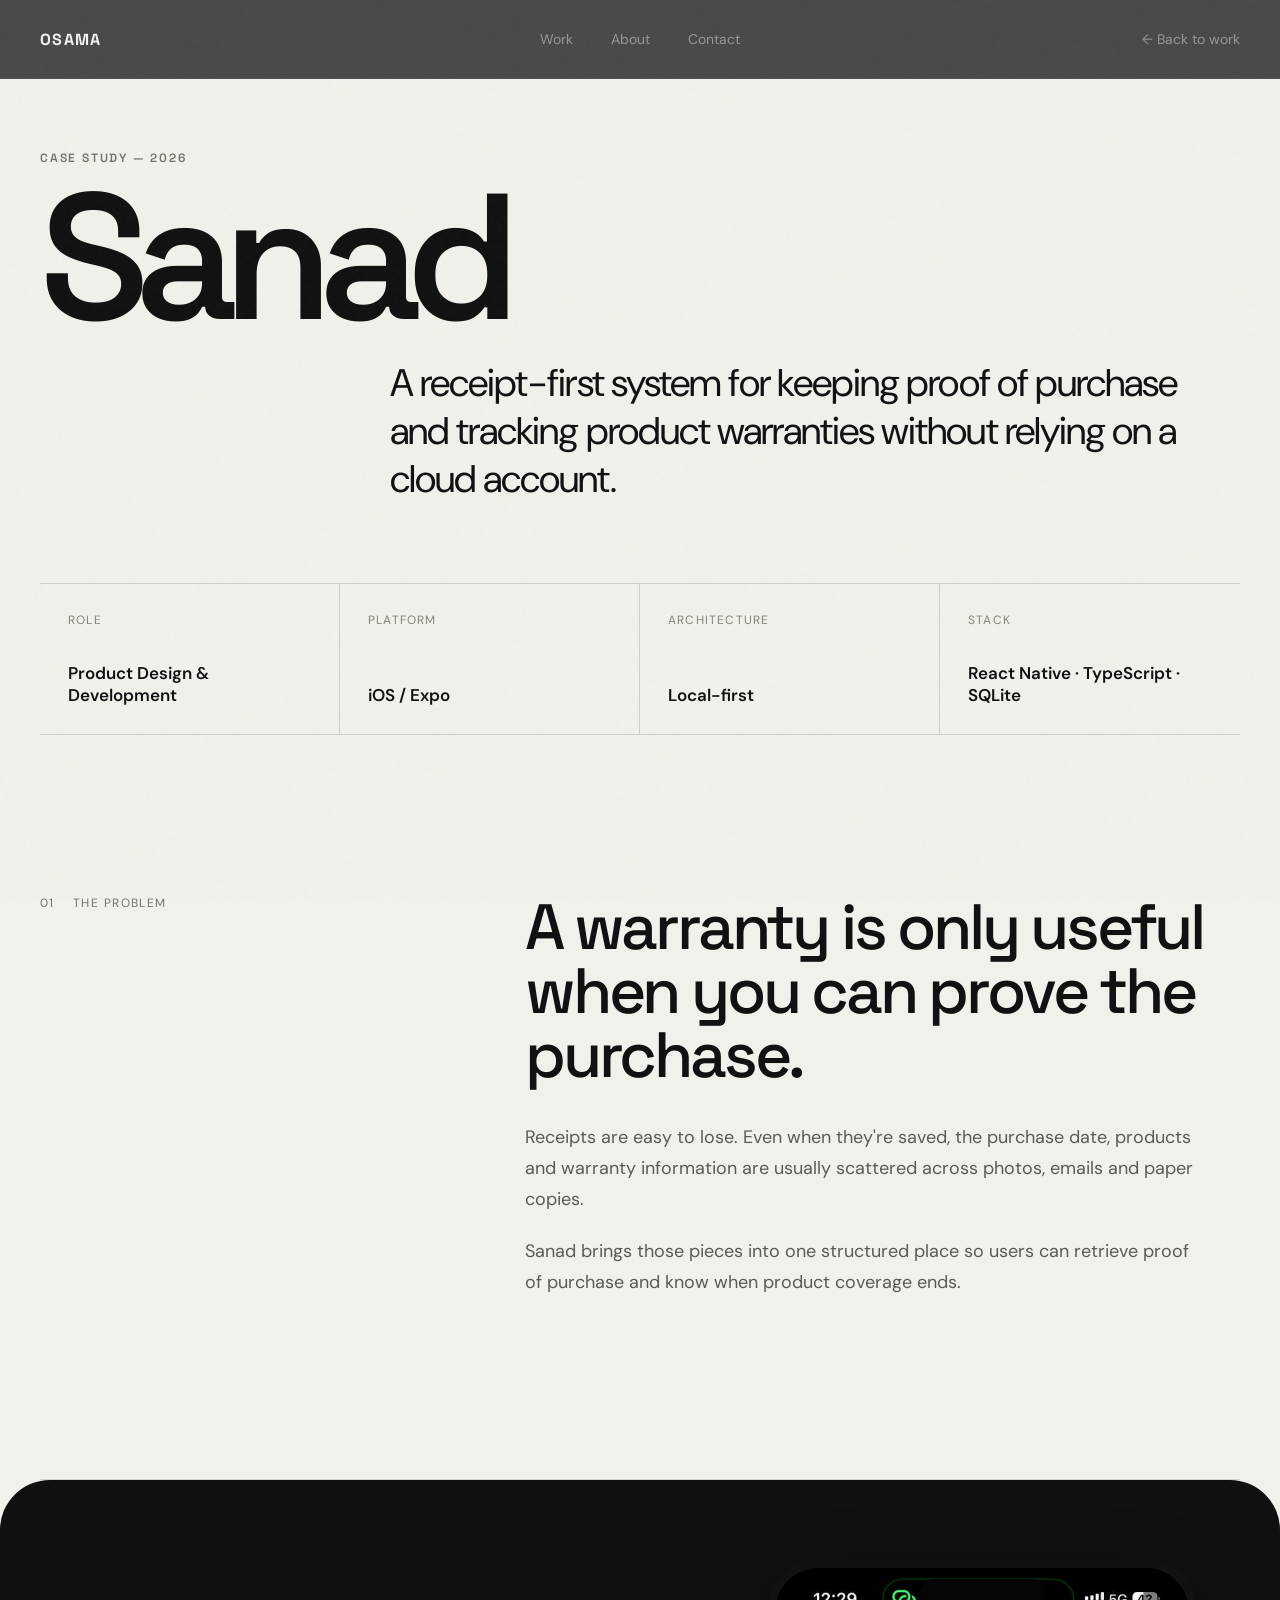
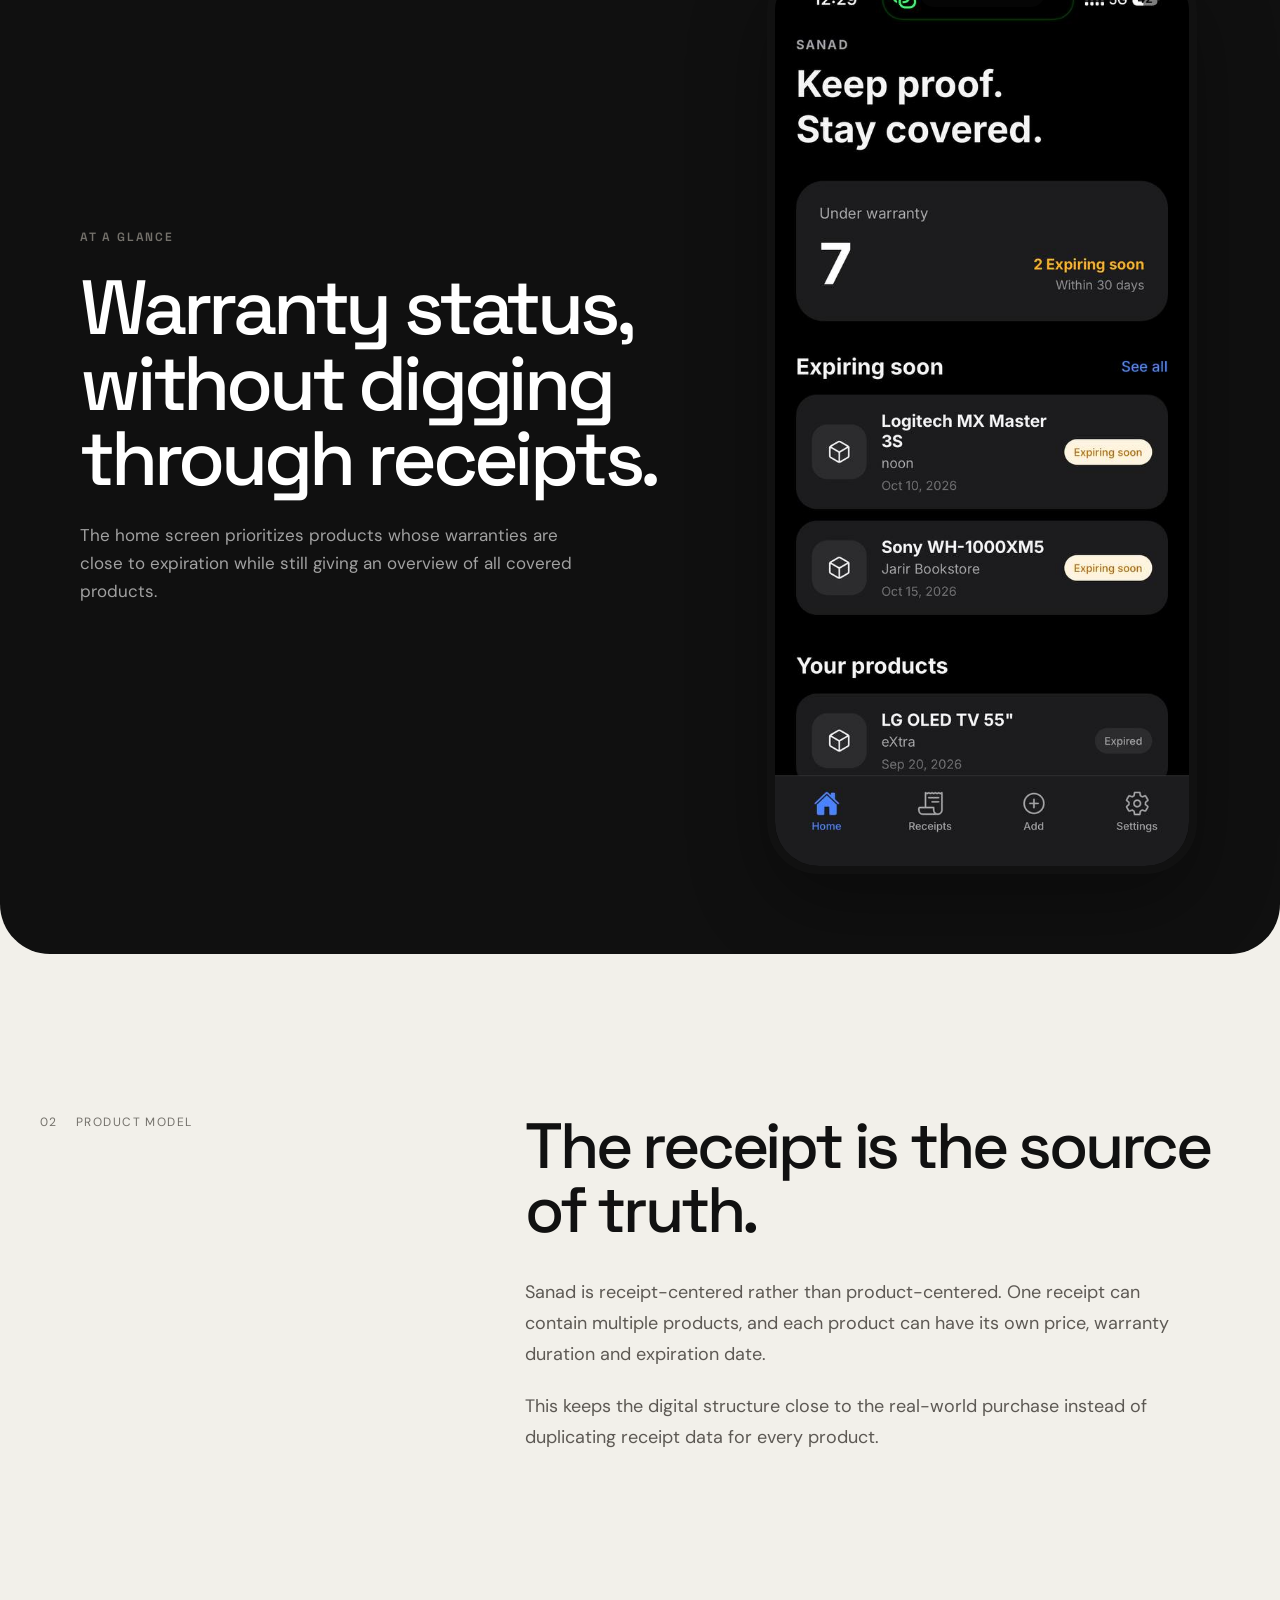
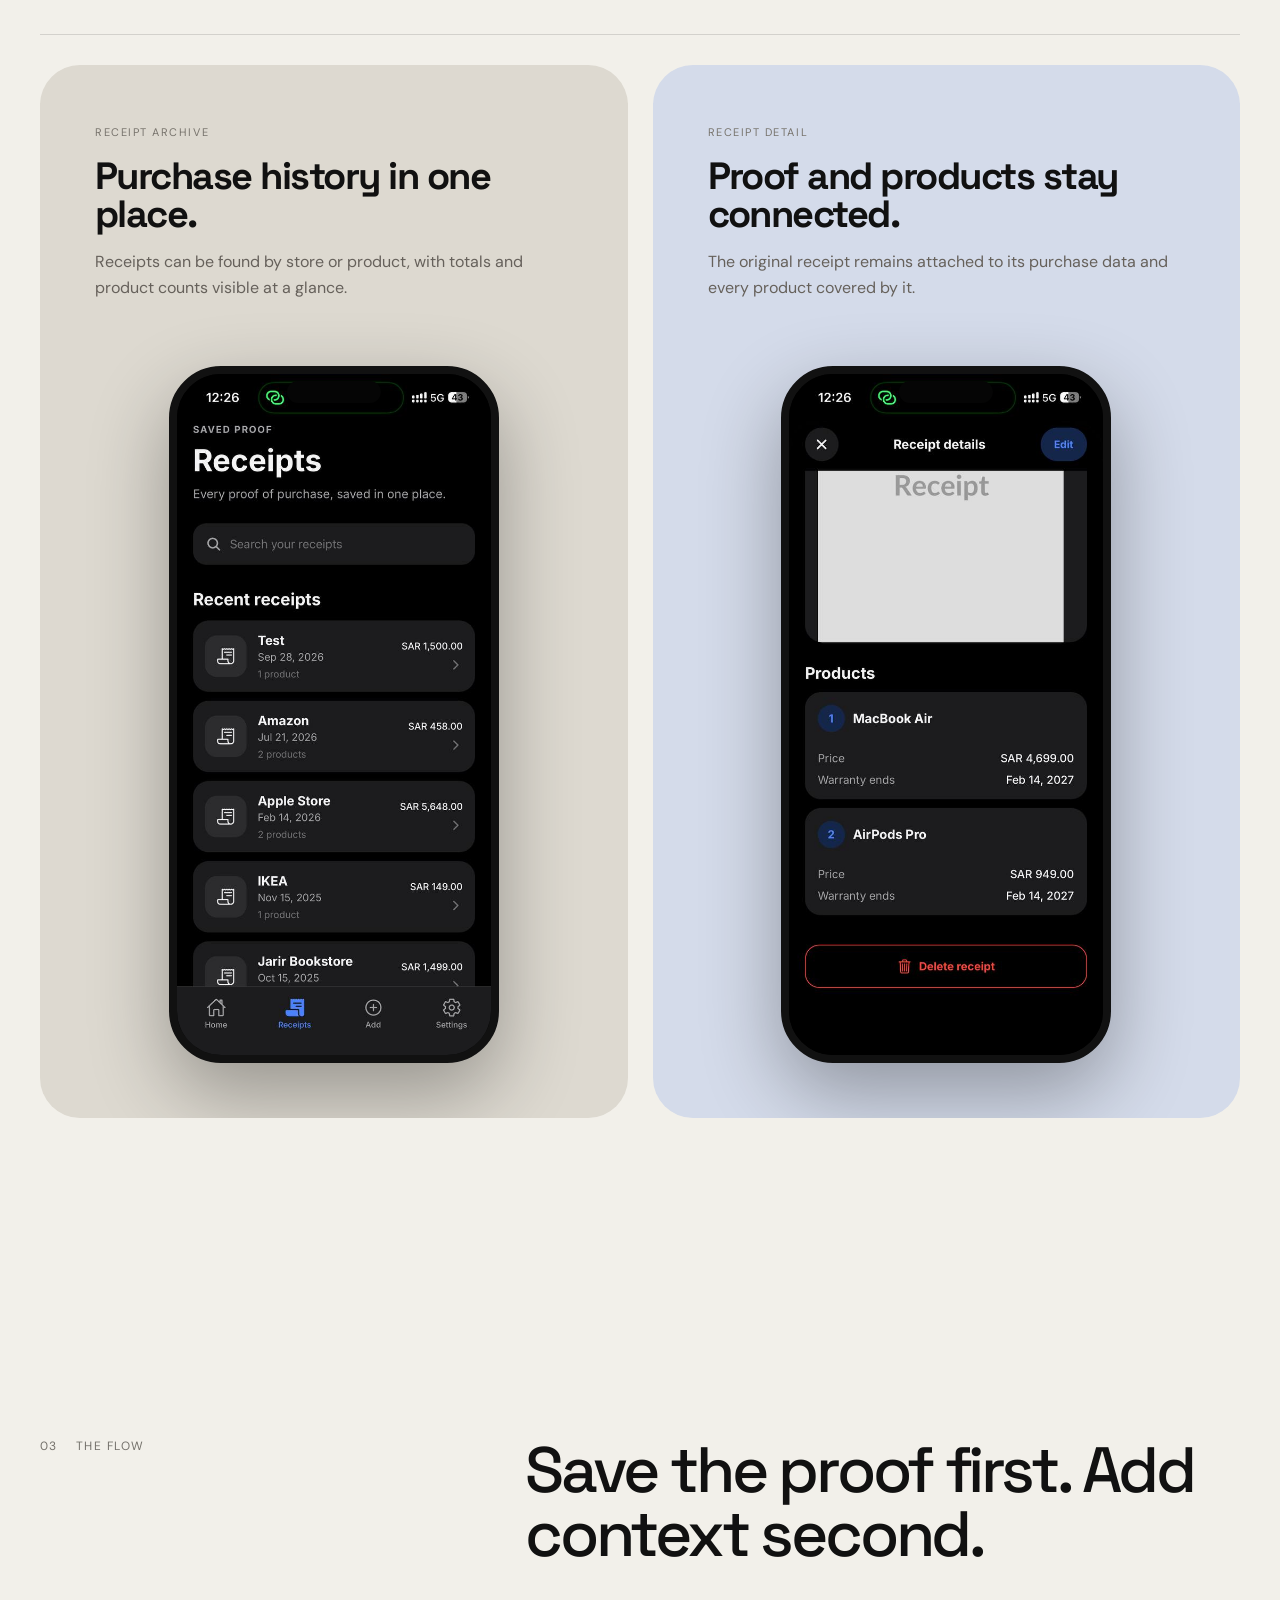
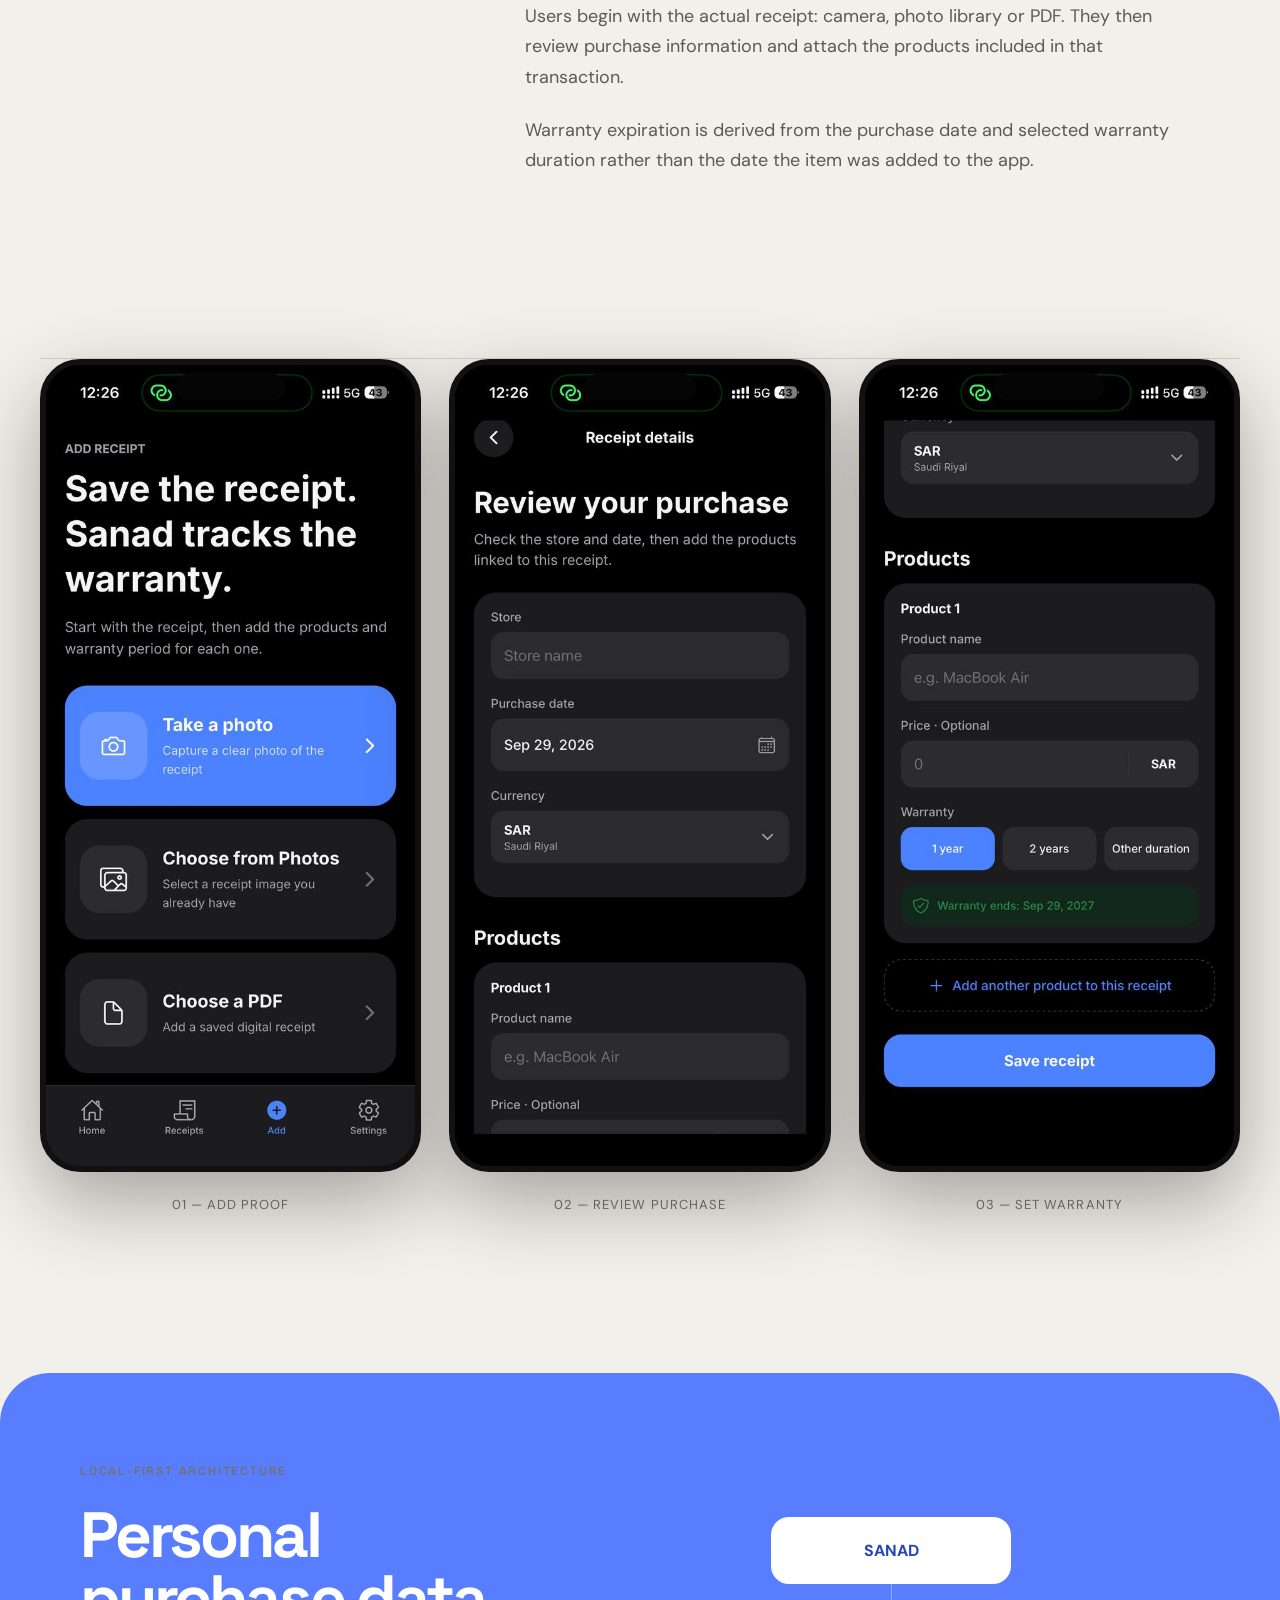
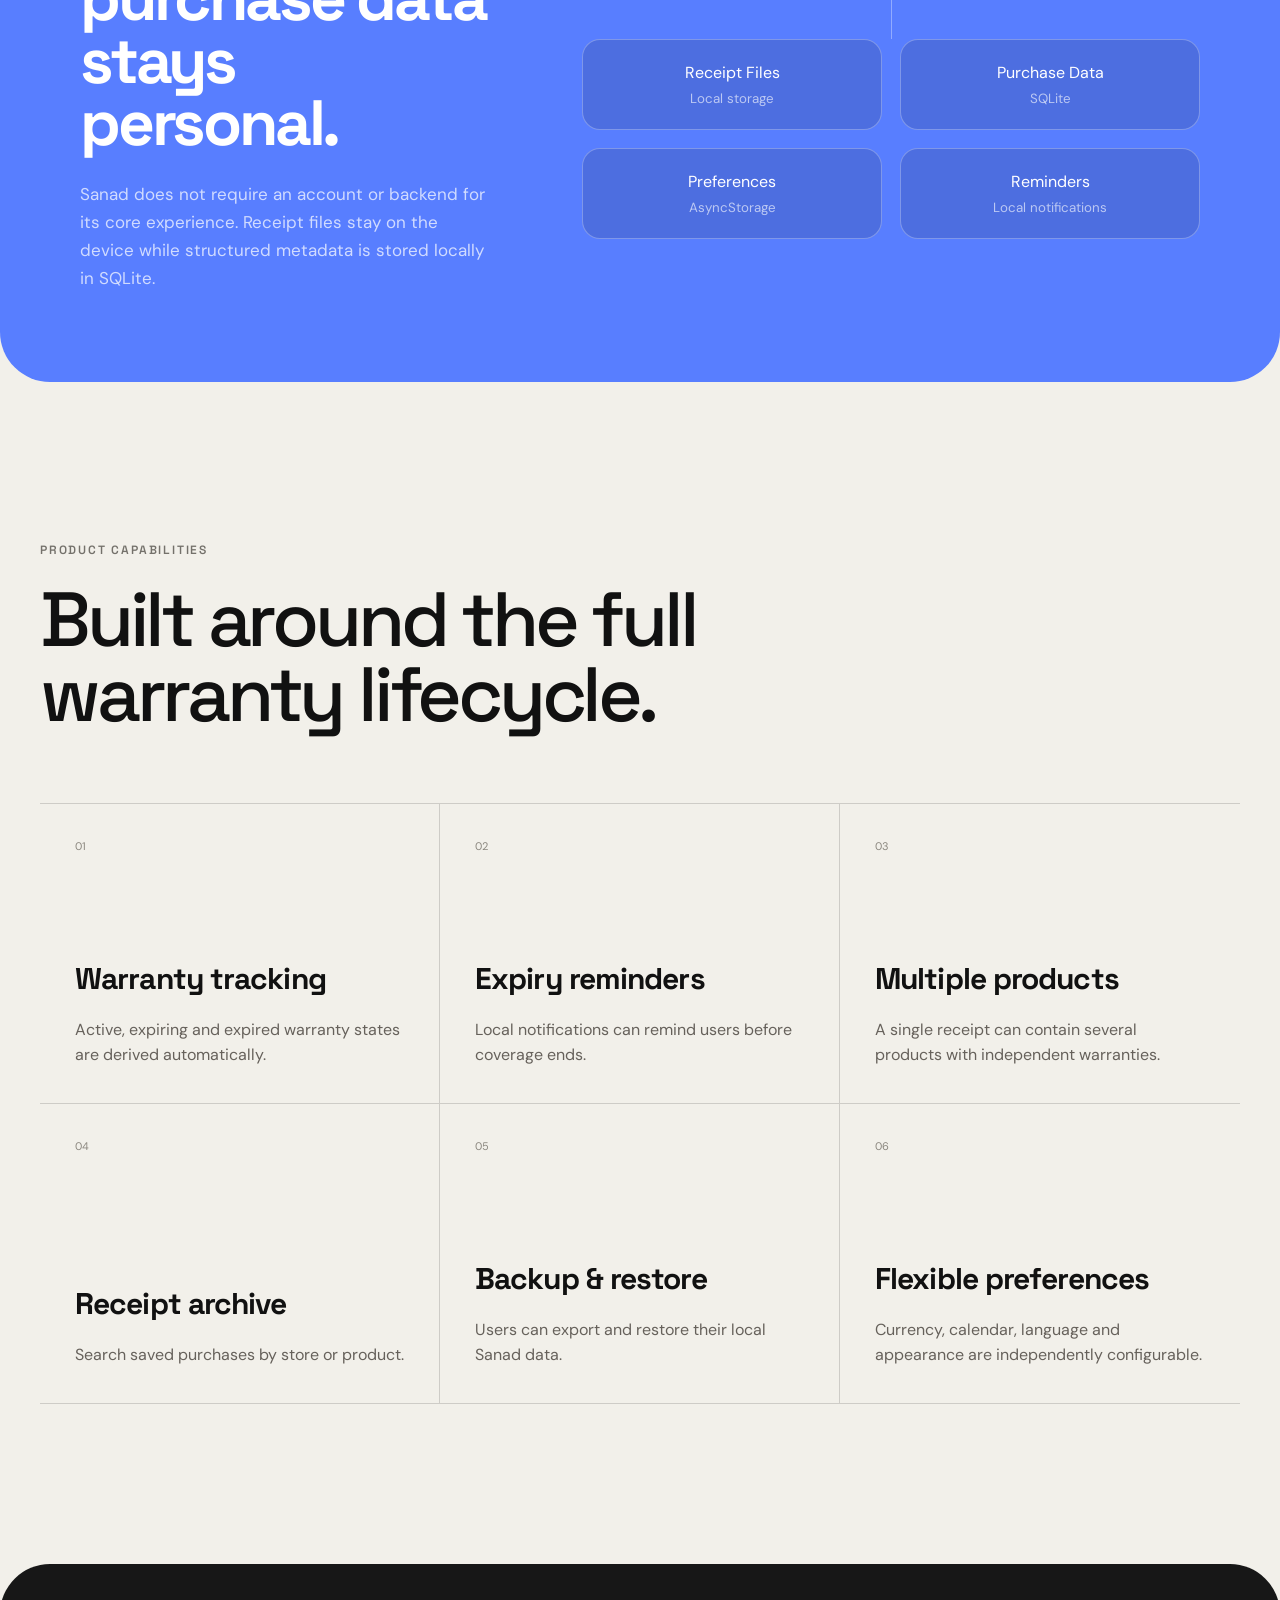
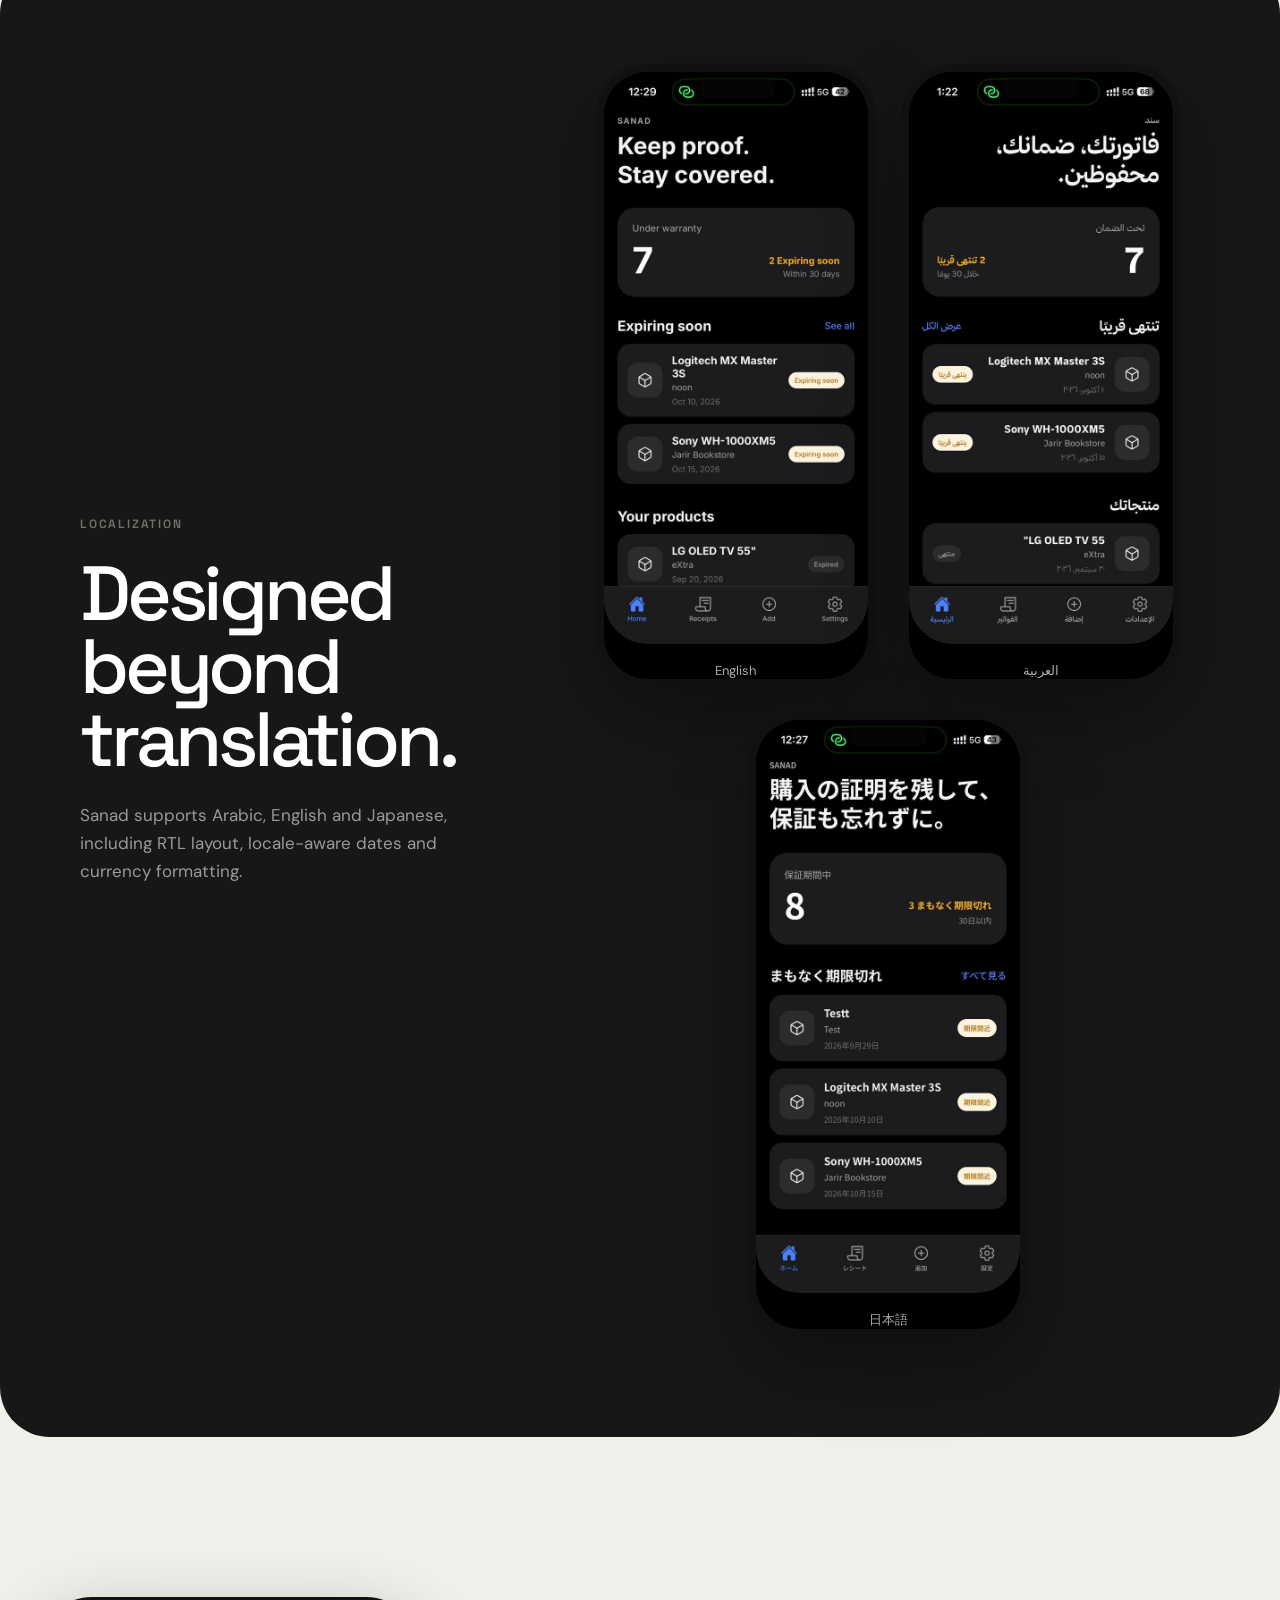
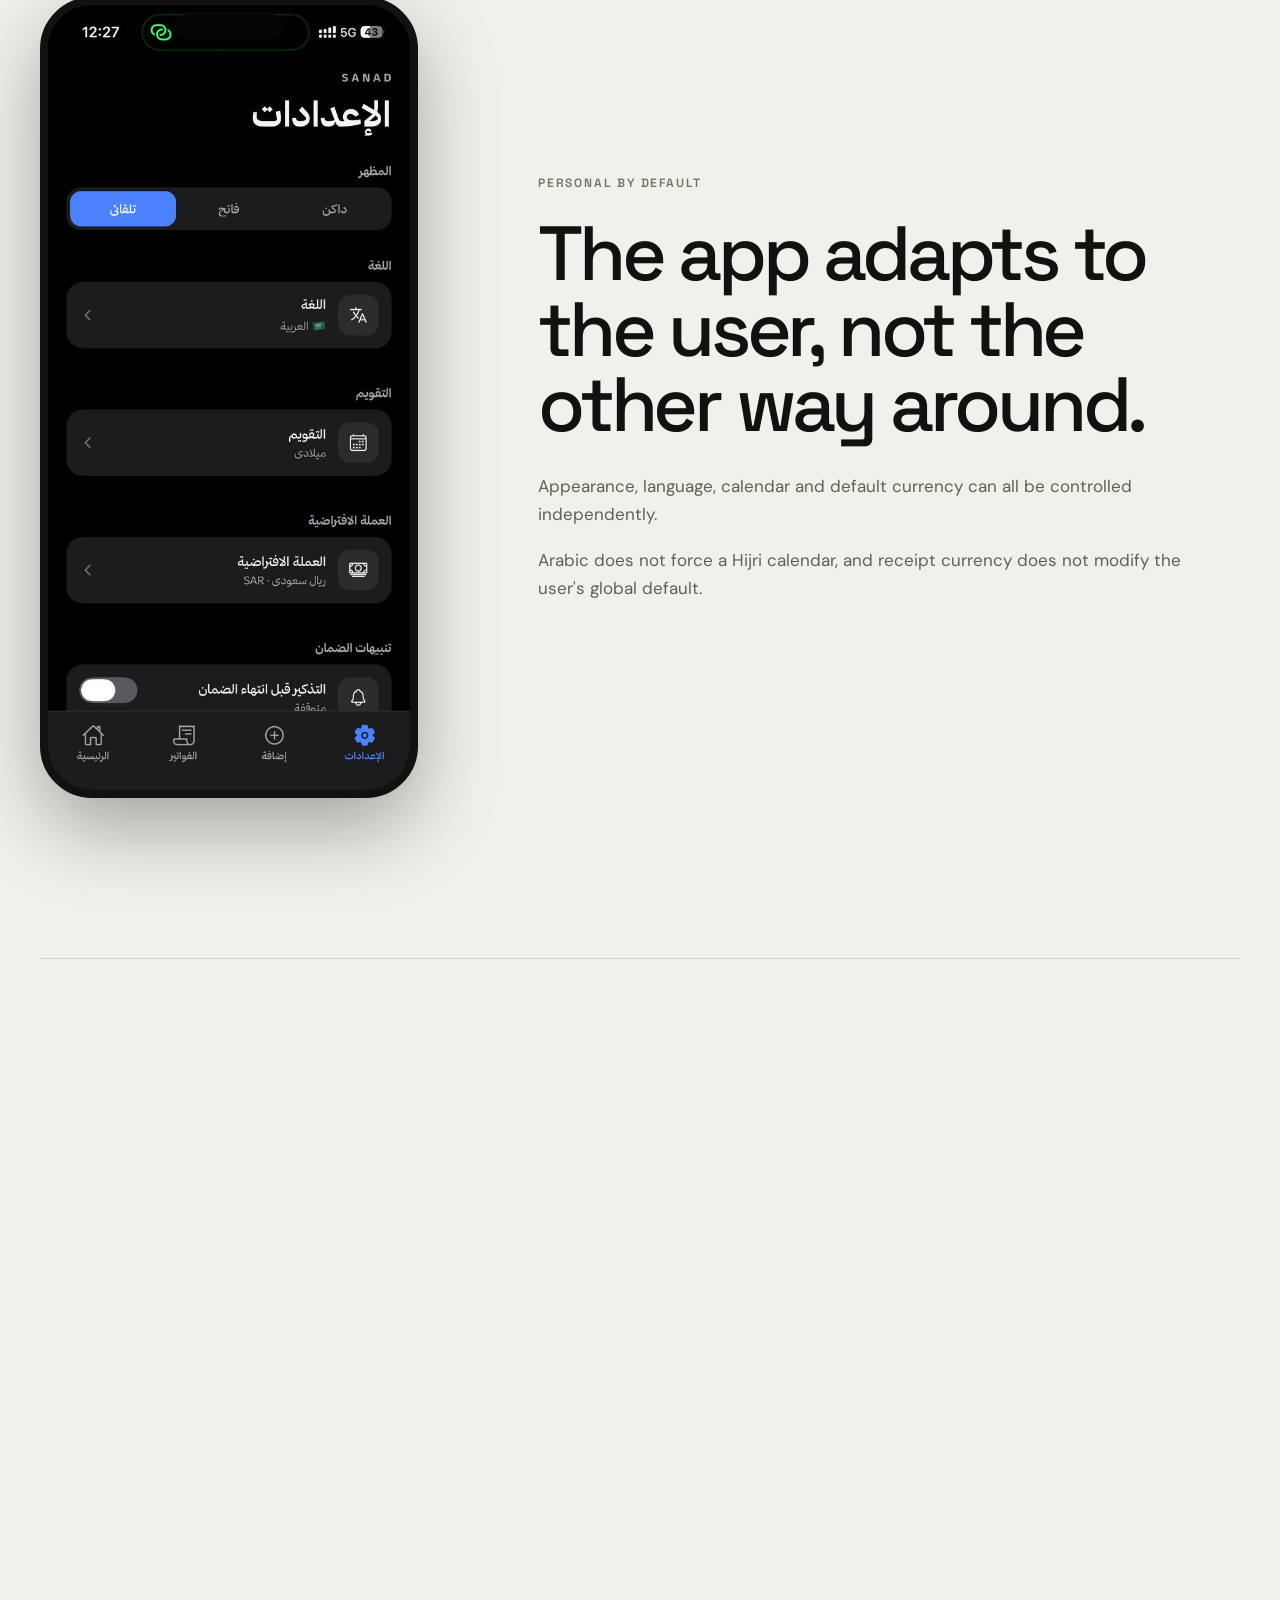
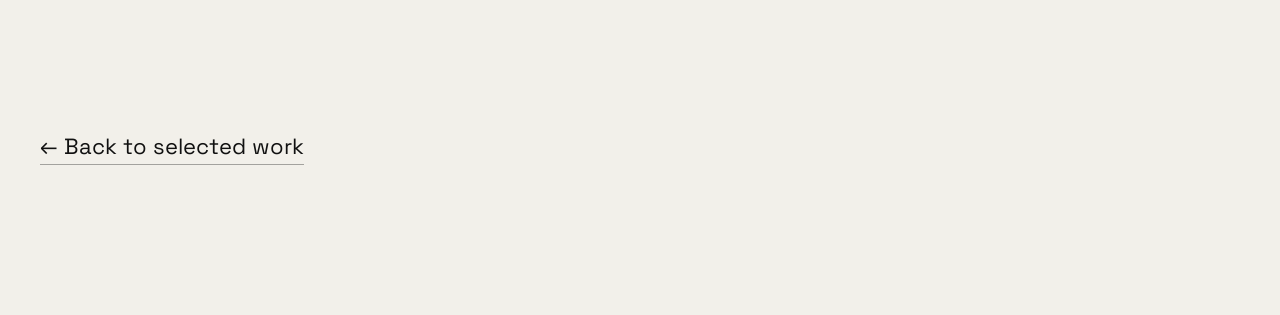
<file: projects/sanad/index.html>
<!DOCTYPE html>
<html lang="en">

<head>
  <meta charset="UTF-8">

  <meta
    name="viewport"
    content="width=device-width, initial-scale=1.0"
  >

  <meta
    name="description"
    content="Sanad — A local-first receipt and warranty management app by Osama."
  >

  <meta
    name="theme-color"
    content="#f2f0ea"
  >

  <link
    rel="canonical"
    href="https://ojalsadei.github.io/my-portfolio/projects/sanad/"
  >

  <meta
    property="og:title"
    content="Sanad | Product Case Study — Osama Alsadei"
  >

  <meta
    property="og:description"
    content="A local-first receipt and warranty management product case study covering product model, flows, architecture and localization."
  >

  <meta
    property="og:type"
    content="website"
  >

  <meta
    property="og:url"
    content="https://ojalsadei.github.io/my-portfolio/projects/sanad/"
  >

  <meta
    name="twitter:card"
    content="summary"
  >

  <title>Sanad | Product Case Study — Osama Alsadei</title>

  <link
    rel="preconnect"
    href="https://fonts.googleapis.com"
  >

  <link
    rel="preconnect"
    href="https://fonts.gstatic.com"
    crossorigin
  >

  <link
    href="https://fonts.googleapis.com/css2?family=DM+Sans:wght@400;500;600;700&family=Space+Grotesk:wght@400;500;600;700&display=swap"
    rel="stylesheet"
  >

  <link
    rel="stylesheet"
    href="style.css"
  >
</head>

<body>

  <a class="skip-link" href="#main-content">
    Skip to content
  </a>

  <div class="noise" aria-hidden="true"></div>


  <!-- Navigation -->

  <header class="site-header">

    <nav class="nav shell" aria-label="Project navigation">

      <a
        href="../../index.html"
        class="brand"
      >
        OSAMA
      </a>


      <div class="nav-links">

        <a href="../../index.html#work">
          Work
        </a>

        <a href="../../index.html#about">
          About
        </a>

        <a href="../../index.html#contact">
          Contact
        </a>

      </div>


      <a
       href="../../index.html#work"
       class="nav-cta"
      >
       ← Back to work
      </a>

    </nav>

  </header>


  <main id="main-content">

    <!-- Sanad Case Study -->

    <section class="case-study">

      <div class="shell">


        <!-- Header -->

        <header class="case-header reveal">

          <p class="eyebrow">
            CASE STUDY — 2026
          </p>

          <h1>
            Sanad
          </h1>

          <p class="case-lead">
            A receipt-first system for keeping proof
            of purchase and tracking product
            warranties without relying on a cloud
            account.
          </p>

        </header>


        <!-- Facts -->

        <div class="case-facts reveal">

          <div>

            <span>
              Role
            </span>

            <strong>
              Product Design & Development
            </strong>

          </div>


          <div>

            <span>
              Platform
            </span>

            <strong>
              iOS / Expo
            </strong>

          </div>


          <div>

            <span>
              Architecture
            </span>

            <strong>
              Local-first
            </strong>

          </div>


          <div>

            <span>
              Stack
            </span>

            <strong>
              React Native · TypeScript · SQLite
            </strong>

          </div>

        </div>


        <!-- Problem -->

        <div class="case-grid story-block">

          <div class="story-label reveal">

            <span>
              01
            </span>

            <p>
              THE PROBLEM
            </p>

          </div>


          <div class="story-copy reveal">

            <h3>
              A warranty is only useful when you can
              prove the purchase.
            </h3>

            <p>
              Receipts are easy to lose. Even when
              they're saved, the purchase date,
              products and warranty information are
              usually scattered across photos,
              emails and paper copies.
            </p>

            <p>
              Sanad brings those pieces into one
              structured place so users can retrieve
              proof of purchase and know when product
              coverage ends.
            </p>

          </div>

        </div>


        <!-- Home -->

        <div class="wide-showcase reveal">

          <div class="showcase-copy">

            <p class="eyebrow">
              AT A GLANCE
            </p>

            <h3>
              Warranty status,
              without digging through receipts.
            </h3>

            <p>
              The home screen prioritizes products
              whose warranties are close to
              expiration while still giving an
              overview of all covered products.
            </p>

          </div>


          <div class="showcase-phone phone-frame">

            <div class="phone-island"></div>

            <img
              src="assets/home.png"
              alt="Sanad warranty dashboard"
            >

          </div>

        </div>


        <!-- Product model -->

        <div class="case-grid story-block">

          <div class="story-label reveal">

            <span>
              02
            </span>

            <p>
              PRODUCT MODEL
            </p>

          </div>


          <div class="story-copy reveal">

            <h3>
              The receipt is the source of truth.
            </h3>

            <p>
              Sanad is receipt-centered rather than
              product-centered. One receipt can
              contain multiple products, and each
              product can have its own price,
              warranty duration and expiration date.
            </p>

            <p>
              This keeps the digital structure close
              to the real-world purchase instead of
              duplicating receipt data for every
              product.
            </p>

          </div>

        </div>


        <!-- Receipt screens -->

        <div class="screen-pair">

          <div class="screen-card reveal">

            <div class="screen-copy">

              <span>
                RECEIPT ARCHIVE
              </span>

              <h4>
                Purchase history in one place.
              </h4>

              <p>
                Receipts can be found by store or
                product, with totals and product
                counts visible at a glance.
              </p>

            </div>


            <div class="phone-frame small-phone">

              <div class="phone-island"></div>

              <img
                src="assets/receipts.png"
                loading="lazy"
                decoding="async"
                alt="Sanad receipt archive"
              >

            </div>

          </div>


          <div class="screen-card reveal">

            <div class="screen-copy">

              <span>
                RECEIPT DETAIL
              </span>

              <h4>
                Proof and products stay connected.
              </h4>

              <p>
                The original receipt remains attached
                to its purchase data and every product
                covered by it.
              </p>

            </div>


            <div class="phone-frame small-phone">

              <div class="phone-island"></div>

              <img
                src="assets/details-products.png"
                loading="lazy"
                decoding="async"
                alt="Products attached to a Sanad receipt"
              >

            </div>

          </div>

        </div>


        <!-- Flow -->

        <div class="case-grid story-block">

          <div class="story-label reveal">

            <span>
              03
            </span>

            <p>
              THE FLOW
            </p>

          </div>


          <div class="story-copy reveal">

            <h3>
              Save the proof first.
              Add context second.
            </h3>

            <p>
              Users begin with the actual receipt:
              camera, photo library or PDF. They then
              review purchase information and attach
              the products included in that
              transaction.
            </p>

            <p>
              Warranty expiration is derived from the
              purchase date and selected warranty
              duration rather than the date the item
              was added to the app.
            </p>

          </div>

        </div>


        <!-- Add flow -->

        <div class="triple-gallery">

          <div class="gallery-item reveal">

            <div class="phone-frame gallery-phone">

              <div class="phone-island"></div>

              <img
                src="assets/add.png"
                loading="lazy"
                decoding="async"
                alt="Add receipt screen in Sanad"
              >

            </div>

            <p>
              01 — Add proof
            </p>

          </div>


          <div class="gallery-item reveal">

            <div class="phone-frame gallery-phone">

              <div class="phone-island"></div>

              <img
                src="assets/setup-top.png"
                loading="lazy"
                decoding="async"
                alt="Receipt purchase information screen"
              >

            </div>

            <p>
              02 — Review purchase
            </p>

          </div>


          <div class="gallery-item reveal">

            <div class="phone-frame gallery-phone">

              <div class="phone-island"></div>

              <img
                src="assets/setup-warranty.png"
                loading="lazy"
                decoding="async"
                alt="Warranty duration selection screen"
              >

            </div>

            <p>
              03 — Set warranty
            </p>

          </div>

        </div>


        <!-- Architecture -->

        <div class="architecture-block">

          <div class="architecture-copy reveal">

            <p class="eyebrow">
              LOCAL-FIRST ARCHITECTURE
            </p>

            <h3>
              Personal purchase data stays personal.
            </h3>

            <p>
              Sanad does not require an account or
              backend for its core experience.
              Receipt files stay on the device while
              structured metadata is stored locally
              in SQLite.
            </p>

          </div>


          <div class="architecture-diagram reveal">

            <div class="architecture-node primary-node">
              SANAD
            </div>

            <div class="architecture-line"></div>

            <div class="architecture-children">

              <div class="architecture-node">
                Receipt Files

                <small>
                  Local storage
                </small>
              </div>


              <div class="architecture-node">
                Purchase Data

                <small>
                  SQLite
                </small>
              </div>


              <div class="architecture-node">
                Preferences

                <small>
                  AsyncStorage
                </small>
              </div>


              <div class="architecture-node">
                Reminders

                <small>
                  Local notifications
                </small>
              </div>

            </div>

          </div>

        </div>


        <!-- Features -->

        <div class="features-section">

          <div class="features-title reveal">

            <p class="eyebrow">
              PRODUCT CAPABILITIES
            </p>

            <h3>
              Built around the full warranty lifecycle.
            </h3>

          </div>


          <div class="feature-grid">

            <article class="feature reveal">

              <span>
                01
              </span>

              <h4>
                Warranty tracking
              </h4>

              <p>
                Active, expiring and expired warranty
                states are derived automatically.
              </p>

            </article>


            <article class="feature reveal">

              <span>
                02
              </span>

              <h4>
                Expiry reminders
              </h4>

              <p>
                Local notifications can remind users
                before coverage ends.
              </p>

            </article>


            <article class="feature reveal">

              <span>
                03
              </span>

              <h4>
                Multiple products
              </h4>

              <p>
                A single receipt can contain several
                products with independent warranties.
              </p>

            </article>


            <article class="feature reveal">

              <span>
                04
              </span>

              <h4>
                Receipt archive
              </h4>

              <p>
                Search saved purchases by store or
                product.
              </p>

            </article>


            <article class="feature reveal">

              <span>
                05
              </span>

              <h4>
                Backup & restore
              </h4>

              <p>
                Users can export and restore their
                local Sanad data.
              </p>

            </article>


            <article class="feature reveal">

              <span>
                06
              </span>

              <h4>
                Flexible preferences
              </h4>

              <p>
                Currency, calendar, language and
                appearance are independently
                configurable.
              </p>

            </article>

          </div>

        </div>


        <!-- Localization -->

        <div class="localization">

          <div class="localization-copy reveal">

            <p class="eyebrow">
              LOCALIZATION
            </p>

            <h3>
              Designed beyond translation.
            </h3>

            <p>
              Sanad supports Arabic, English and
              Japanese, including RTL layout,
              locale-aware dates and currency
              formatting.
            </p>

          </div>


          <div class="language-phones">

            <div class="phone-frame language-phone reveal">

              <div class="phone-island"></div>

              <img
                src="assets/home.png"
                loading="lazy"
                decoding="async"
                alt="Sanad English interface"
              >

              <span>
                English
              </span>

            </div>


            <div class="phone-frame language-phone reveal">

              <div class="phone-island"></div>

              <img
                src="assets/arabic.png"
                loading="lazy"
                decoding="async"
                alt="Sanad Arabic right-to-left interface"
              >

              <span lang="ar" dir="rtl">
                العربية
              </span>

            </div>


            <div class="phone-frame language-phone reveal">

              <div class="phone-island"></div>

              <img
                src="assets/japanese.png"
                loading="lazy"
                decoding="async"
                alt="Sanad Japanese interface"
              >

              <span lang="ja">
                日本語
              </span>

            </div>

          </div>

        </div>


        <!-- Settings -->

        <div class="settings-showcase">

          <div class="settings-phone phone-frame reveal">

            <div class="phone-island"></div>

            <img
              src="assets/settings.png"
                loading="lazy"
                decoding="async"
              alt="Sanad settings screen"
            >

          </div>


          <div class="settings-copy reveal">

            <p class="eyebrow">
              PERSONAL BY DEFAULT
            </p>

            <h3>
              The app adapts to the user,
              not the other way around.
            </h3>

            <p>
              Appearance, language, calendar and
              default currency can all be controlled
              independently.
            </p>

            <p>
              Arabic does not force a Hijri calendar,
              and receipt currency does not modify the
              user's global default.
            </p>

          </div>

        </div>


        <!-- Reflection -->

        <div class="case-grid story-block final-story">

          <div class="story-label reveal">

            <span>
              04
            </span>

            <p>
              WHAT I LEARNED
            </p>

          </div>


          <div class="story-copy reveal">

            <h3>
              Good product decisions simplify the
              code and the experience at the same
              time.
            </h3>

            <p>
              Building Sanad required thinking beyond
              individual screens: defining the data
              model, handling local files, managing
              navigation state, designing warranty
              logic and making the experience work
              naturally across languages.
            </p>

          </div>

        </div>


        <!-- Bottom back -->

        <div class="case-back">

          <a href="../../index.html#work">
            ← Back to selected work
          </a>

        </div>

      </div>

    </section>

  </main>


  <script src="script.js"></script>

</body>
</html>
</file>
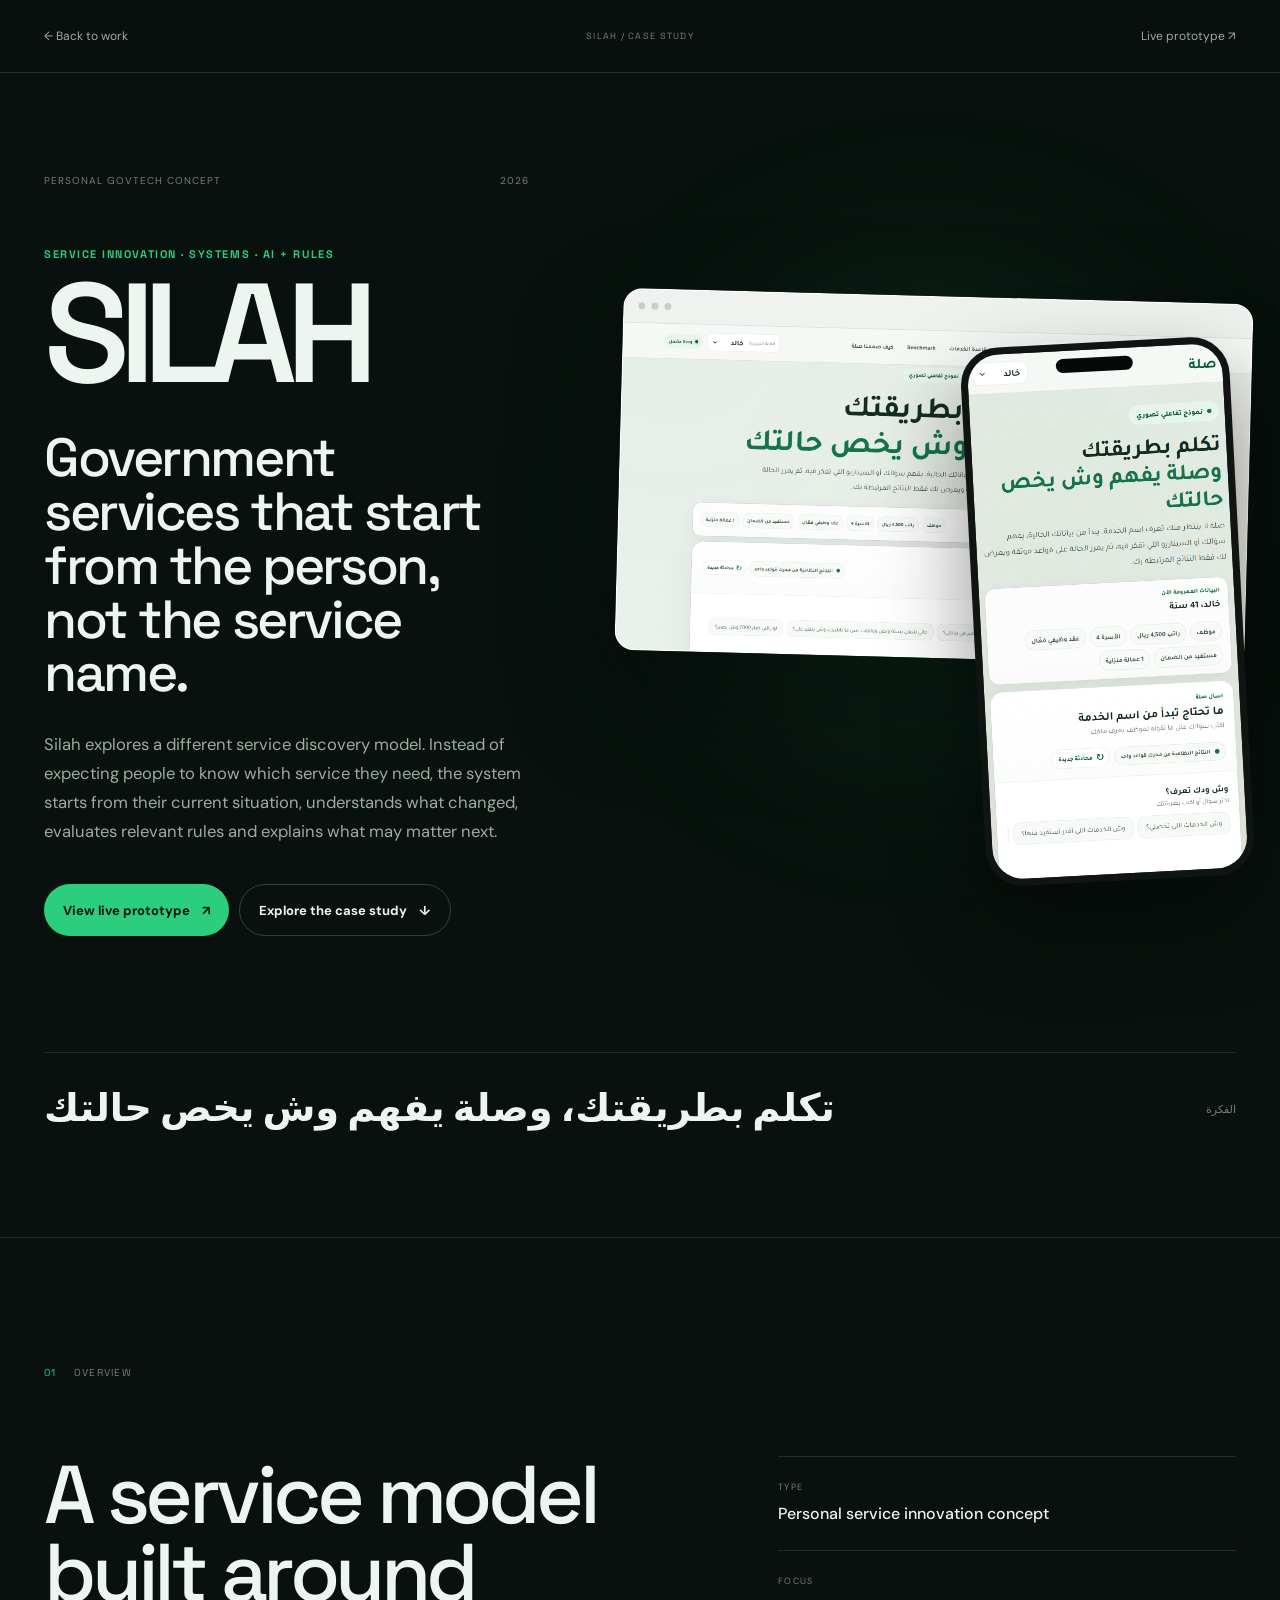
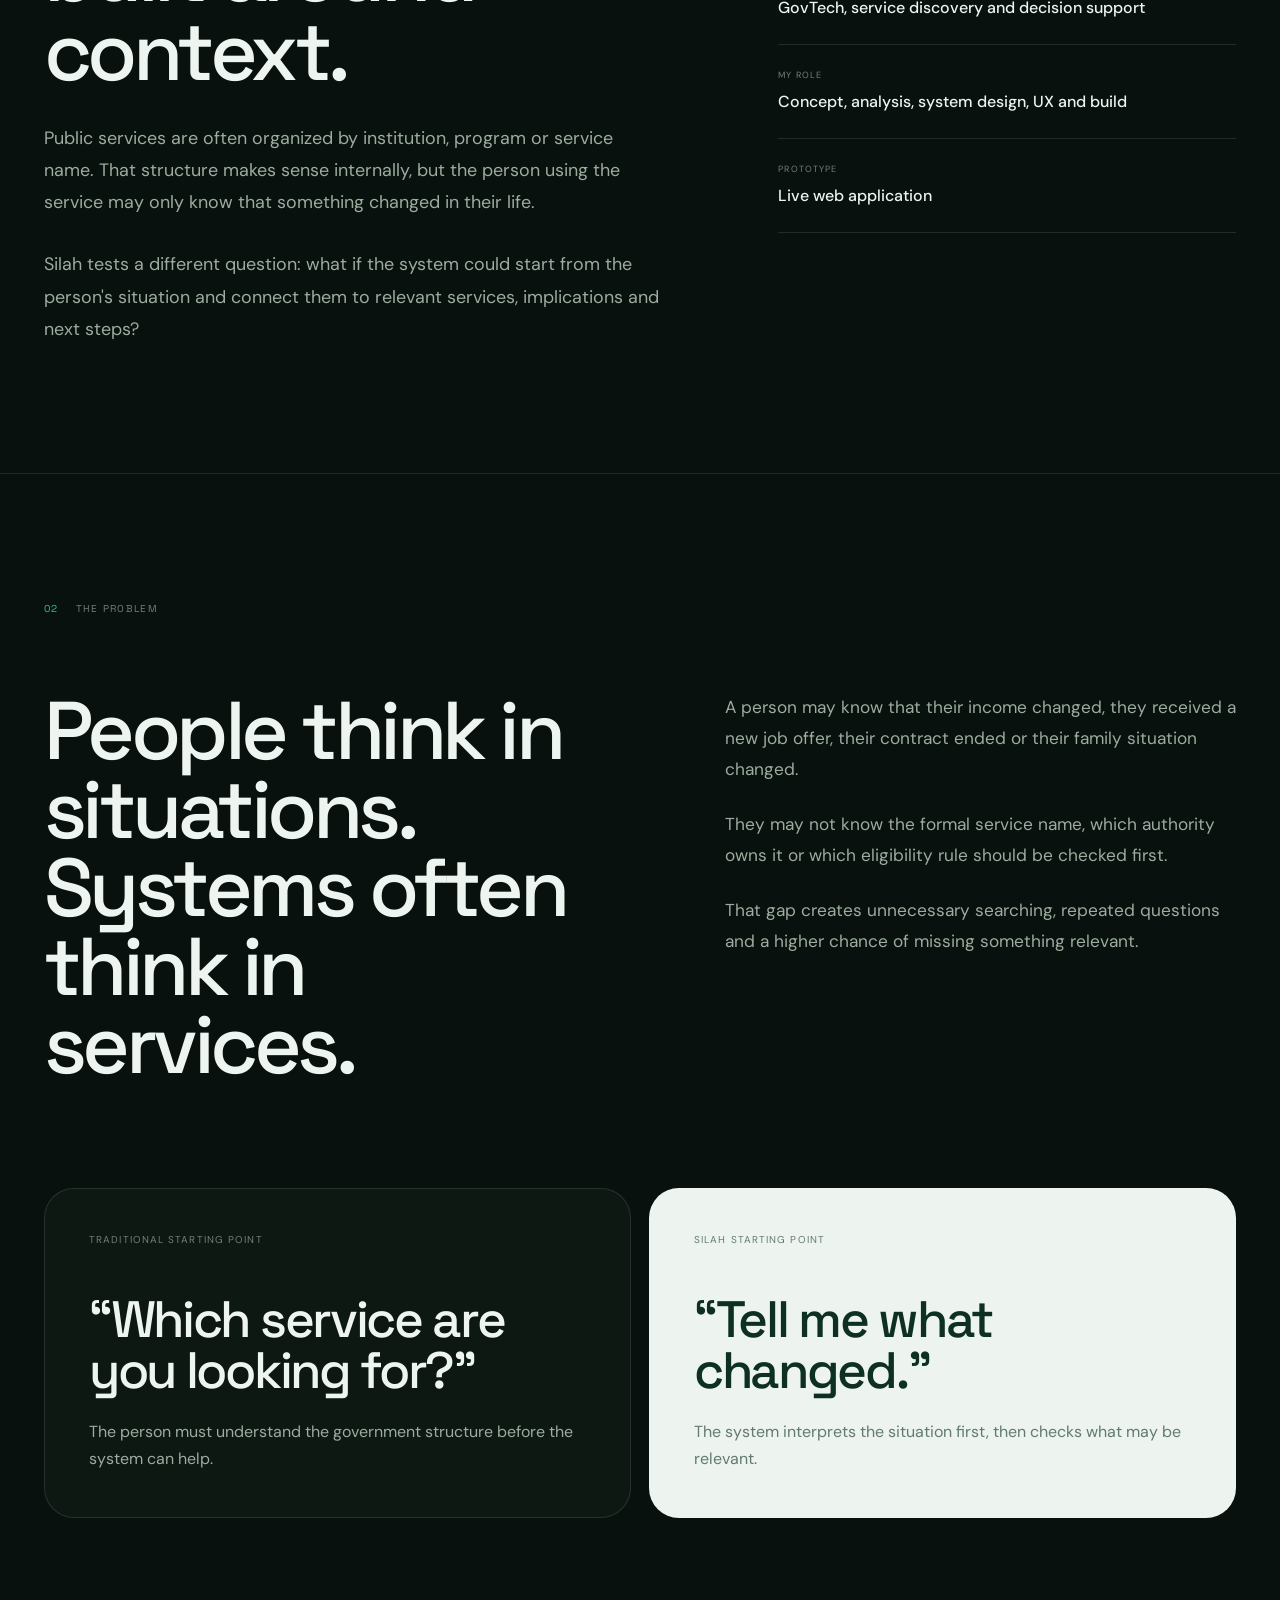
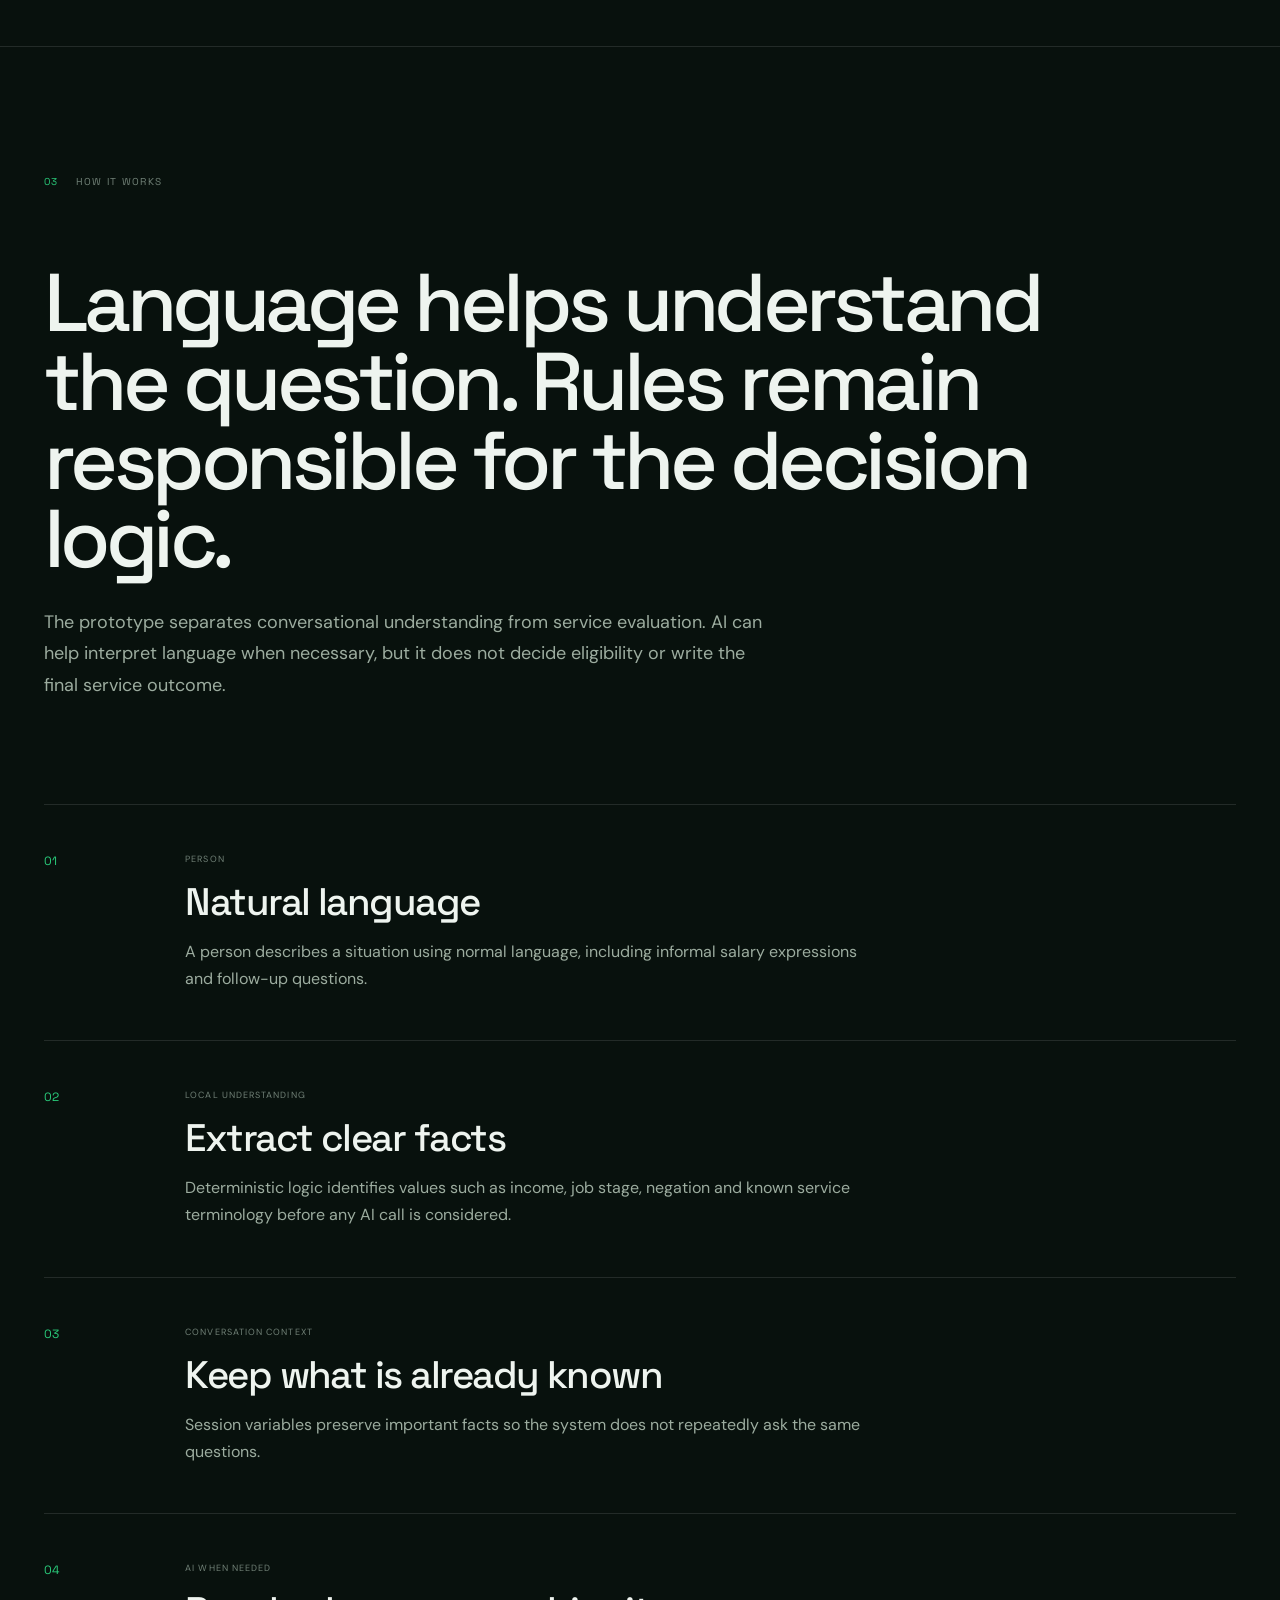
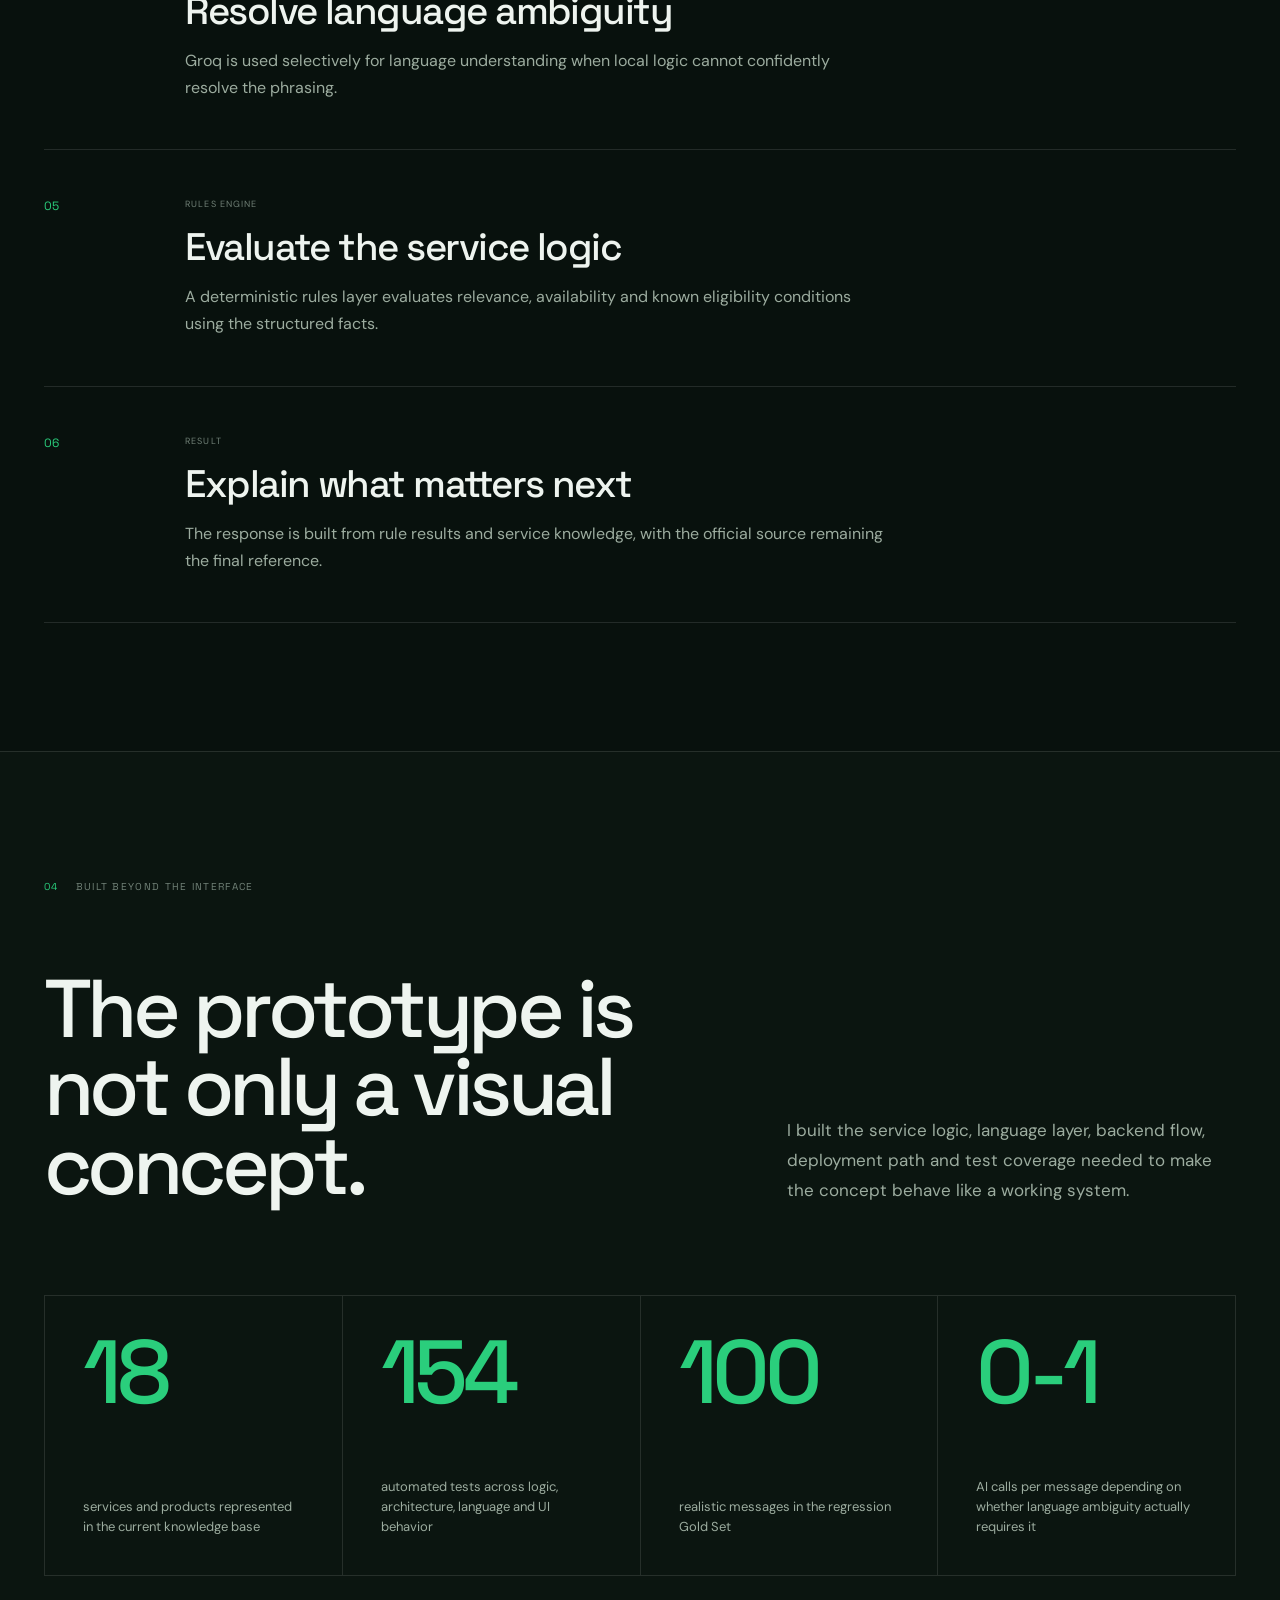
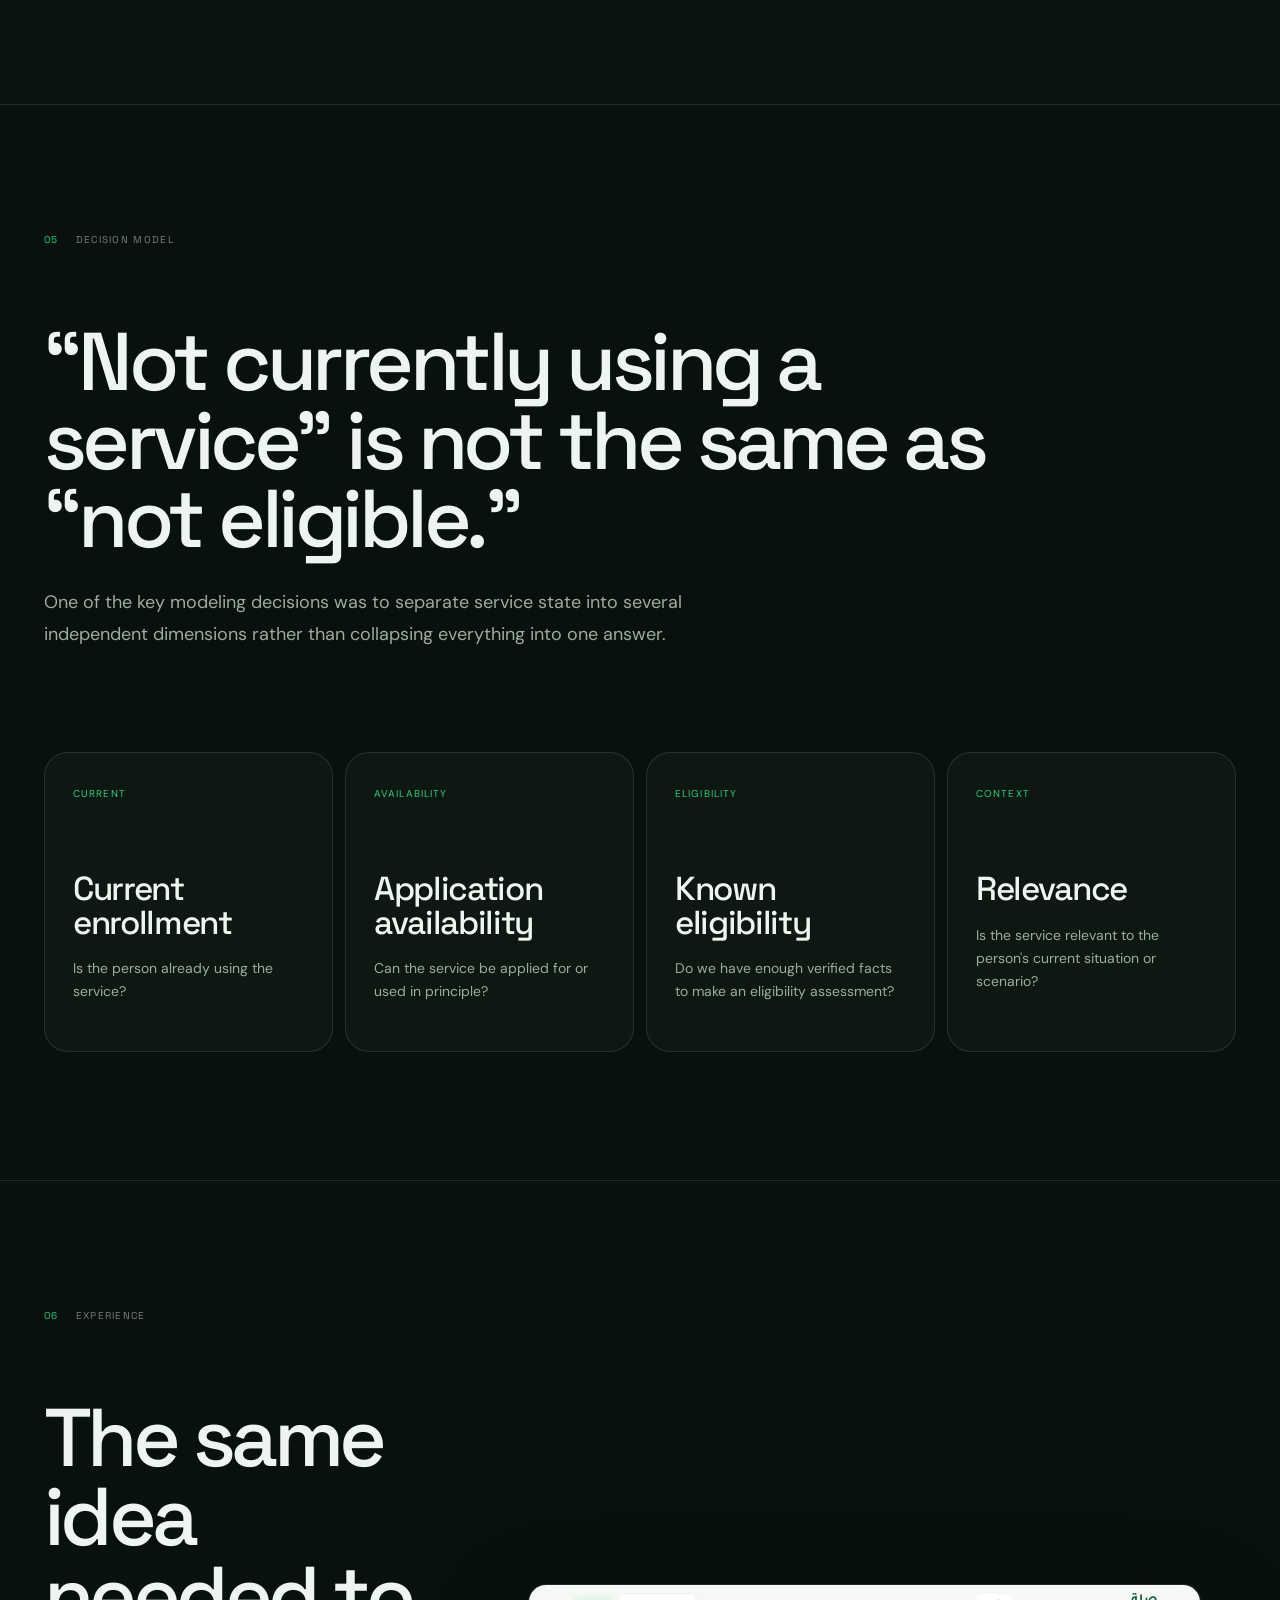
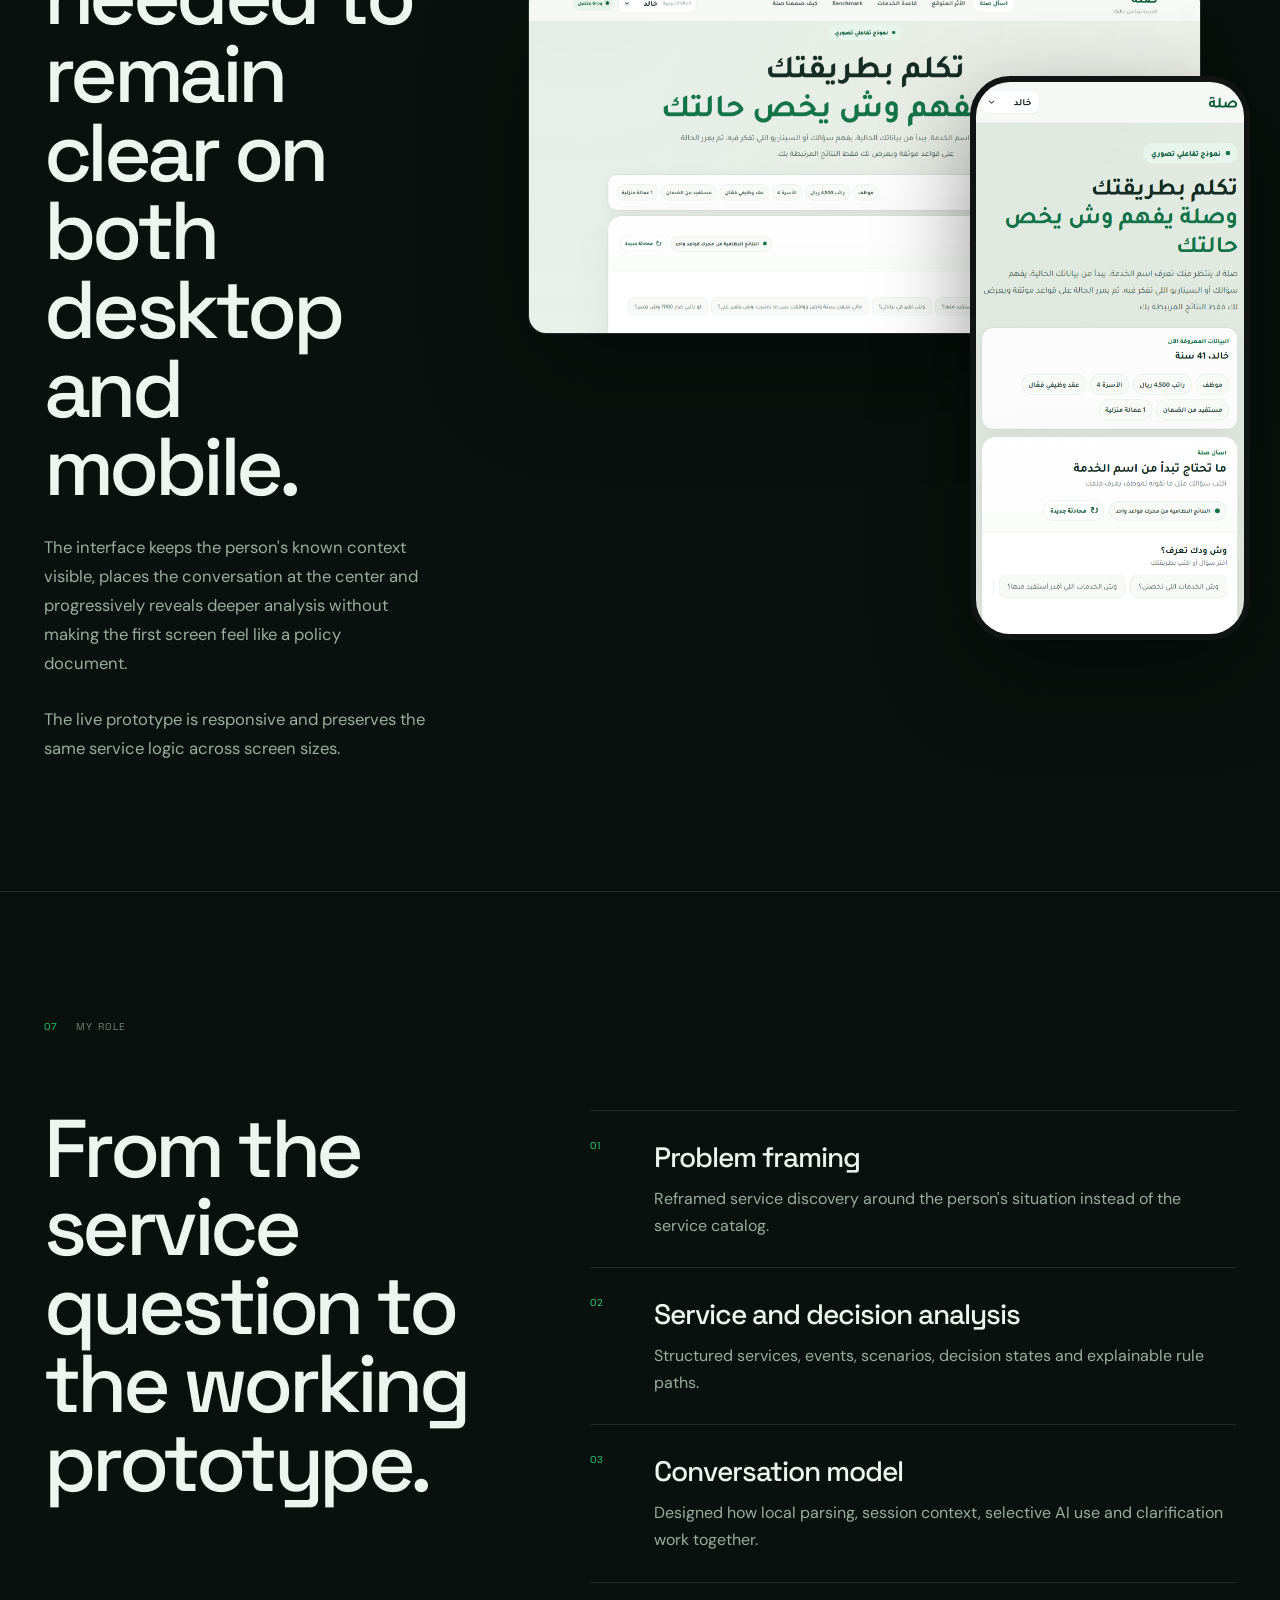
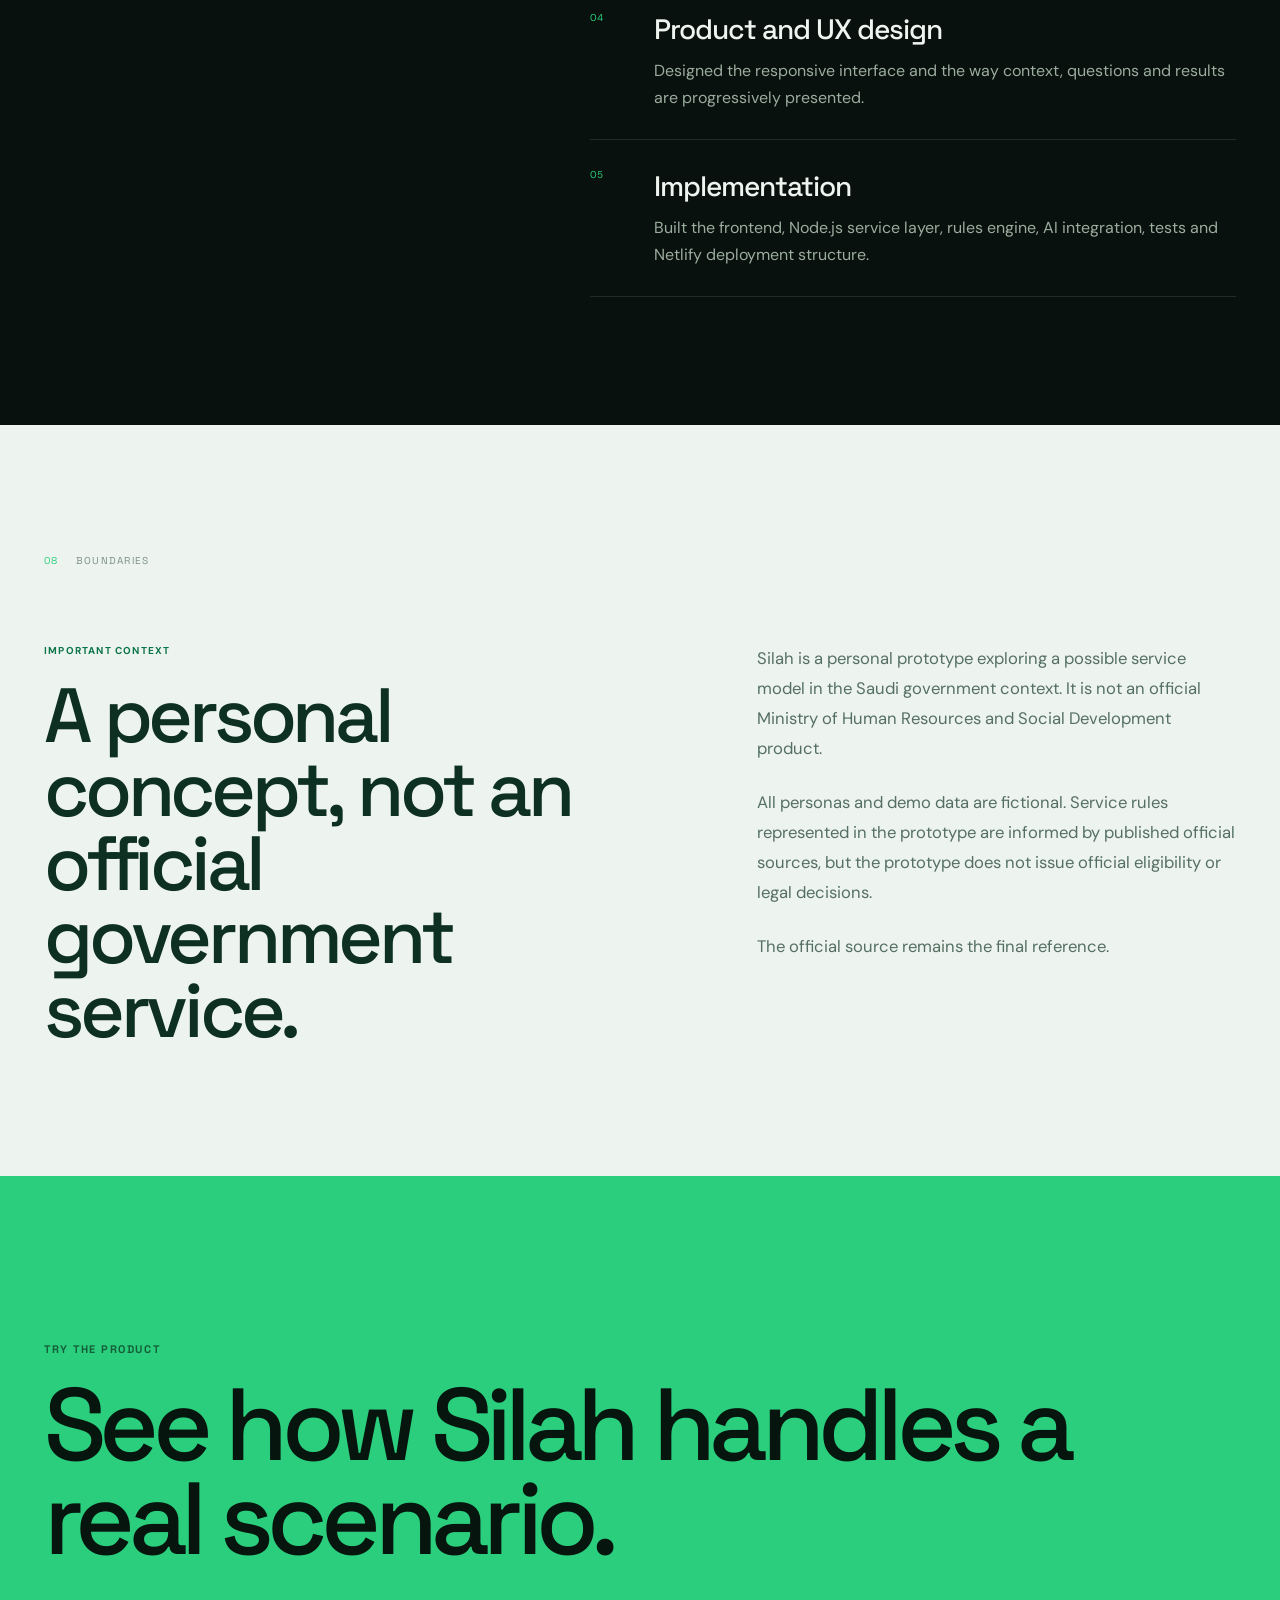
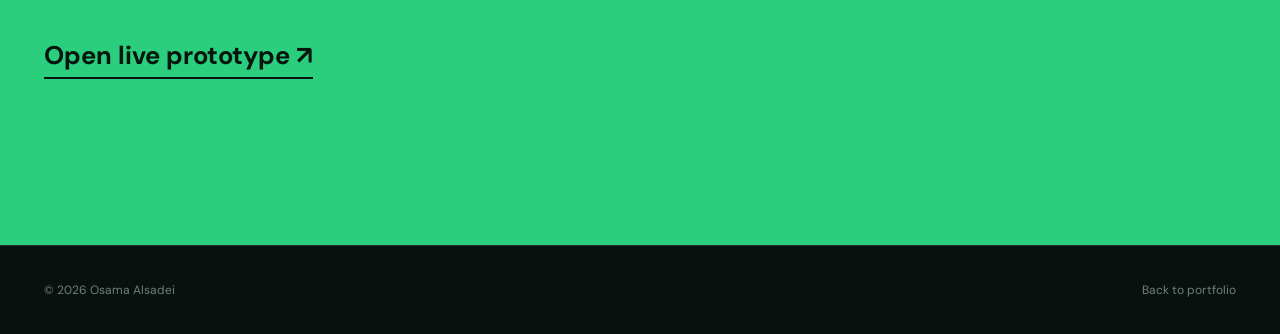
<file: projects/silah/index.html>
<!DOCTYPE html>
<html lang="en">
<head>
  <meta charset="UTF-8">

  <meta
    name="viewport"
    content="width=device-width, initial-scale=1.0, viewport-fit=cover"
  >

  <meta
    name="description"
    content="Silah, a personal GovTech service innovation concept by Osama Alsadei."
  >

  <meta name="theme-color" content="#08110d">

  <title>Silah | Osama Alsadei</title>

  <link rel="preconnect" href="https://fonts.googleapis.com">
  <link rel="preconnect" href="https://fonts.gstatic.com" crossorigin>

  <link
    href="https://fonts.googleapis.com/css2?family=DM+Sans:wght@400;500;600;700&family=Space+Grotesk:wght@400;500;600;700&display=swap"
    rel="stylesheet"
  >

  <link rel="stylesheet" href="style.css">
</head>

<body>
  <header class="project-header">
    <div class="shell project-nav">
      <a
        href="../../index.html#work"
        class="back-link"
      >
        ← Back to work
      </a>

      <span class="project-nav-name">
        SILAH / CASE STUDY
      </span>

      <a
        href="https://silah2.netlify.app/"
        class="nav-live"
        target="_blank"
        rel="noopener noreferrer"
      >
        Live prototype ↗
      </a>
    </div>
  </header>

  <main>
    <section class="hero shell">
      <div class="hero-copy reveal">
        <div class="hero-meta">
          <span>Personal GovTech concept</span>
          <span>2026</span>
        </div>

        <p class="eyebrow">
          Service innovation · systems · AI + rules
        </p>

        <h1>Silah</h1>

        <h2>
          Government services that start from the person,
          not the service name.
        </h2>

        <p class="hero-intro">
          Silah explores a different service discovery model.
          Instead of expecting people to know which service they need,
          the system starts from their current situation, understands
          what changed, evaluates relevant rules and explains what may
          matter next.
        </p>

        <div class="hero-actions">
          <a
            href="https://silah2.netlify.app/"
            class="button button-primary"
            target="_blank"
            rel="noopener noreferrer"
          >
            View live prototype
            <span aria-hidden="true">↗</span>
          </a>

          <a
            href="#case-study"
            class="button button-secondary"
          >
            Explore the case study
            <span aria-hidden="true">↓</span>
          </a>
        </div>
      </div>

      <div class="hero-visual reveal">
        <div class="visual-glow"></div>

        <div class="desktop-device">
          <div class="desktop-top">
            <span></span>
            <span></span>
            <span></span>
          </div>

          <img
            src="assets/silah-desktop.png"
            alt="Silah desktop experience"
          >
        </div>

        <div class="mobile-device">
          <div class="mobile-speaker"></div>

          <img
            src="assets/silah-mobile.png"
            alt="Silah mobile experience"
          >
        </div>
      </div>

      <div
        class="arabic-statement reveal"
        lang="ar"
        dir="rtl"
      >
        <span>الفكرة</span>

        <p>
          تكلم بطريقتك، وصلة يفهم وش يخص حالتك
        </p>
      </div>
    </section>

    <section
      class="case-section overview-section"
      id="case-study"
    >
      <div class="shell">
        <div class="section-label reveal">
          <span>01</span>
          <span>Overview</span>
        </div>

        <div class="overview-grid">
          <div class="overview-main reveal">
            <h2>
              A service model built around context.
            </h2>

            <p>
              Public services are often organized by institution,
              program or service name. That structure makes sense
              internally, but the person using the service may only
              know that something changed in their life.
            </p>

            <p>
              Silah tests a different question:
              what if the system could start from the person's
              situation and connect them to relevant services,
              implications and next steps?
            </p>
          </div>

          <div class="project-facts reveal">
            <div class="fact">
              <span class="fact-label">Type</span>

              <strong>
                Personal service innovation concept
              </strong>
            </div>

            <div class="fact">
              <span class="fact-label">Focus</span>

              <strong>
                GovTech, service discovery and decision support
              </strong>
            </div>

            <div class="fact">
              <span class="fact-label">My role</span>

              <strong>
                Concept, analysis, system design, UX and build
              </strong>
            </div>

            <div class="fact">
              <span class="fact-label">Prototype</span>

              <strong>
                Live web application
              </strong>
            </div>
          </div>
        </div>
      </div>
    </section>

    <section class="case-section">
      <div class="shell">
        <div class="section-label reveal">
          <span>02</span>
          <span>The problem</span>
        </div>

        <div class="problem-grid">
          <div class="problem-heading reveal">
            <h2>
              People think in situations.
              Systems often think in services.
            </h2>
          </div>

          <div class="problem-copy reveal">
            <p>
              A person may know that their income changed,
              they received a new job offer, their contract ended
              or their family situation changed.
            </p>

            <p>
              They may not know the formal service name,
              which authority owns it or which eligibility rule
              should be checked first.
            </p>

            <p>
              That gap creates unnecessary searching,
              repeated questions and a higher chance of missing
              something relevant.
            </p>
          </div>
        </div>

        <div class="shift-grid">
          <article class="shift-card reveal">
            <span>Traditional starting point</span>

            <h3>
              “Which service are you looking for?”
            </h3>

            <p>
              The person must understand the government structure
              before the system can help.
            </p>
          </article>

          <article class="shift-card shift-card-highlight reveal">
            <span>Silah starting point</span>

            <h3>
              “Tell me what changed.”
            </h3>

            <p>
              The system interprets the situation first,
              then checks what may be relevant.
            </p>
          </article>
        </div>
      </div>
    </section>

    <section class="case-section">
      <div class="shell">
        <div class="section-label reveal">
          <span>03</span>
          <span>How it works</span>
        </div>

        <div class="section-intro reveal">
          <h2>
            Language helps understand the question.
            Rules remain responsible for the decision logic.
          </h2>

          <p>
            The prototype separates conversational understanding
            from service evaluation. AI can help interpret language
            when necessary, but it does not decide eligibility
            or write the final service outcome.
          </p>
        </div>

        <div class="system-flow">
          <article class="flow-step reveal">
            <span class="flow-number">01</span>

            <div>
              <span class="flow-label">
                Person
              </span>

              <h3>
                Natural language
              </h3>

              <p>
                A person describes a situation using normal language,
                including informal salary expressions and follow-up
                questions.
              </p>
            </div>
          </article>

          <article class="flow-step reveal">
            <span class="flow-number">02</span>

            <div>
              <span class="flow-label">
                Local understanding
              </span>

              <h3>
                Extract clear facts
              </h3>

              <p>
                Deterministic logic identifies values such as income,
                job stage, negation and known service terminology
                before any AI call is considered.
              </p>
            </div>
          </article>

          <article class="flow-step reveal">
            <span class="flow-number">03</span>

            <div>
              <span class="flow-label">
                Conversation context
              </span>

              <h3>
                Keep what is already known
              </h3>

              <p>
                Session variables preserve important facts so the
                system does not repeatedly ask the same questions.
              </p>
            </div>
          </article>

          <article class="flow-step reveal">
            <span class="flow-number">04</span>

            <div>
              <span class="flow-label">
                AI when needed
              </span>

              <h3>
                Resolve language ambiguity
              </h3>

              <p>
                Groq is used selectively for language understanding
                when local logic cannot confidently resolve the
                phrasing.
              </p>
            </div>
          </article>

          <article class="flow-step reveal">
            <span class="flow-number">05</span>

            <div>
              <span class="flow-label">
                Rules engine
              </span>

              <h3>
                Evaluate the service logic
              </h3>

              <p>
                A deterministic rules layer evaluates relevance,
                availability and known eligibility conditions using
                the structured facts.
              </p>
            </div>
          </article>

          <article class="flow-step reveal">
            <span class="flow-number">06</span>

            <div>
              <span class="flow-label">
                Result
              </span>

              <h3>
                Explain what matters next
              </h3>

              <p>
                The response is built from rule results and service
                knowledge, with the official source remaining the
                final reference.
              </p>
            </div>
          </article>
        </div>
      </div>
    </section>

    <section class="case-section proof-section">
      <div class="shell">
        <div class="section-label reveal">
          <span>04</span>
          <span>Built beyond the interface</span>
        </div>

        <div class="proof-heading reveal">
          <h2>
            The prototype is not only a visual concept.
          </h2>

          <p>
            I built the service logic, language layer,
            backend flow, deployment path and test coverage
            needed to make the concept behave like a working system.
          </p>
        </div>

        <div class="proof-grid">
          <article class="proof-card reveal">
            <strong>18</strong>

            <span>
              services and products represented in the current
              knowledge base
            </span>
          </article>

          <article class="proof-card reveal">
            <strong>154</strong>

            <span>
              automated tests across logic, architecture,
              language and UI behavior
            </span>
          </article>

          <article class="proof-card reveal">
            <strong>100</strong>

            <span>
              realistic messages in the regression Gold Set
            </span>
          </article>

          <article class="proof-card reveal">
            <strong>0-1</strong>

            <span>
              AI calls per message depending on whether language
              ambiguity actually requires it
            </span>
          </article>
        </div>
      </div>
    </section>

    <section class="case-section">
      <div class="shell">
        <div class="section-label reveal">
          <span>05</span>
          <span>Decision model</span>
        </div>

        <div class="section-intro reveal">
          <h2>
            “Not currently using a service” is not the same as
            “not eligible.”
          </h2>

          <p>
            One of the key modeling decisions was to separate
            service state into several independent dimensions
            rather than collapsing everything into one answer.
          </p>
        </div>

        <div class="decision-grid">
          <article class="decision-card reveal">
            <span>Current</span>

            <h3>
              Current enrollment
            </h3>

            <p>
              Is the person already using the service?
            </p>
          </article>

          <article class="decision-card reveal">
            <span>Availability</span>

            <h3>
              Application availability
            </h3>

            <p>
              Can the service be applied for or used in principle?
            </p>
          </article>

          <article class="decision-card reveal">
            <span>Eligibility</span>

            <h3>
              Known eligibility
            </h3>

            <p>
              Do we have enough verified facts to make an
              eligibility assessment?
            </p>
          </article>

          <article class="decision-card reveal">
            <span>Context</span>

            <h3>
              Relevance
            </h3>

            <p>
              Is the service relevant to the person's current
              situation or scenario?
            </p>
          </article>
        </div>
      </div>
    </section>

    <section class="case-section experience-section">
      <div class="shell">
        <div class="section-label reveal">
          <span>06</span>
          <span>Experience</span>
        </div>

        <div class="experience-layout">
          <div class="experience-copy reveal">
            <h2>
              The same idea needed to remain clear on both
              desktop and mobile.
            </h2>

            <p>
              The interface keeps the person's known context visible,
              places the conversation at the center and progressively
              reveals deeper analysis without making the first screen
              feel like a policy document.
            </p>

            <p>
              The live prototype is responsive and preserves the same
              service logic across screen sizes.
            </p>
          </div>

          <div class="experience-images reveal">
            <div class="experience-desktop">
              <img
                src="assets/silah-desktop.png"
                alt="Silah desktop prototype"
                loading="lazy"
              >
            </div>

            <div class="experience-mobile">
              <img
                src="assets/silah-mobile.png"
                alt="Silah mobile prototype"
                loading="lazy"
              >
            </div>
          </div>
        </div>
      </div>
    </section>

    <section class="case-section">
      <div class="shell">
        <div class="section-label reveal">
          <span>07</span>
          <span>My role</span>
        </div>

        <div class="role-layout">
          <div class="role-heading reveal">
            <h2>
              From the service question to the working prototype.
            </h2>
          </div>

          <div class="role-list">
            <div class="role-item reveal">
              <span>01</span>

              <div>
                <h3>Problem framing</h3>

                <p>
                  Reframed service discovery around the person's
                  situation instead of the service catalog.
                </p>
              </div>
            </div>

            <div class="role-item reveal">
              <span>02</span>

              <div>
                <h3>Service and decision analysis</h3>

                <p>
                  Structured services, events, scenarios,
                  decision states and explainable rule paths.
                </p>
              </div>
            </div>

            <div class="role-item reveal">
              <span>03</span>

              <div>
                <h3>Conversation model</h3>

                <p>
                  Designed how local parsing, session context,
                  selective AI use and clarification work together.
                </p>
              </div>
            </div>

            <div class="role-item reveal">
              <span>04</span>

              <div>
                <h3>Product and UX design</h3>

                <p>
                  Designed the responsive interface and the way
                  context, questions and results are progressively
                  presented.
                </p>
              </div>
            </div>

            <div class="role-item reveal">
              <span>05</span>

              <div>
                <h3>Implementation</h3>

                <p>
                  Built the frontend, Node.js service layer,
                  rules engine, AI integration, tests and
                  Netlify deployment structure.
                </p>
              </div>
            </div>
          </div>
        </div>
      </div>
    </section>

    <section class="case-section guardrail-section">
      <div class="shell">
        <div class="section-label reveal">
          <span>08</span>
          <span>Boundaries</span>
        </div>

        <div class="guardrail-card reveal">
          <div>
            <span class="guardrail-kicker">
              Important context
            </span>

            <h2>
              A personal concept, not an official government service.
            </h2>
          </div>

          <div class="guardrail-copy">
            <p>
              Silah is a personal prototype exploring a possible
              service model in the Saudi government context.
              It is not an official Ministry of Human Resources
              and Social Development product.
            </p>

            <p>
              All personas and demo data are fictional.
              Service rules represented in the prototype are informed
              by published official sources, but the prototype does
              not issue official eligibility or legal decisions.
            </p>

            <p>
              The official source remains the final reference.
            </p>
          </div>
        </div>
      </div>
    </section>

    <section class="final-cta">
      <div class="shell final-cta-inner reveal">
        <span class="eyebrow">
          Try the product
        </span>

        <h2>
          See how Silah handles a real scenario.
        </h2>

        <a
          href="https://silah2.netlify.app/"
          target="_blank"
          rel="noopener noreferrer"
          class="final-link"
        >
          Open live prototype
          <span aria-hidden="true">↗</span>
        </a>
      </div>
    </section>
  </main>

  <footer>
    <div class="shell footer-inner">
      <span>
        © <span id="year">2026</span> Osama Alsadei
      </span>

      <a href="../../index.html#work">
        Back to portfolio
      </a>
    </div>
  </footer>

  <script src="script.js" defer></script>
</body>
</html>
</file>
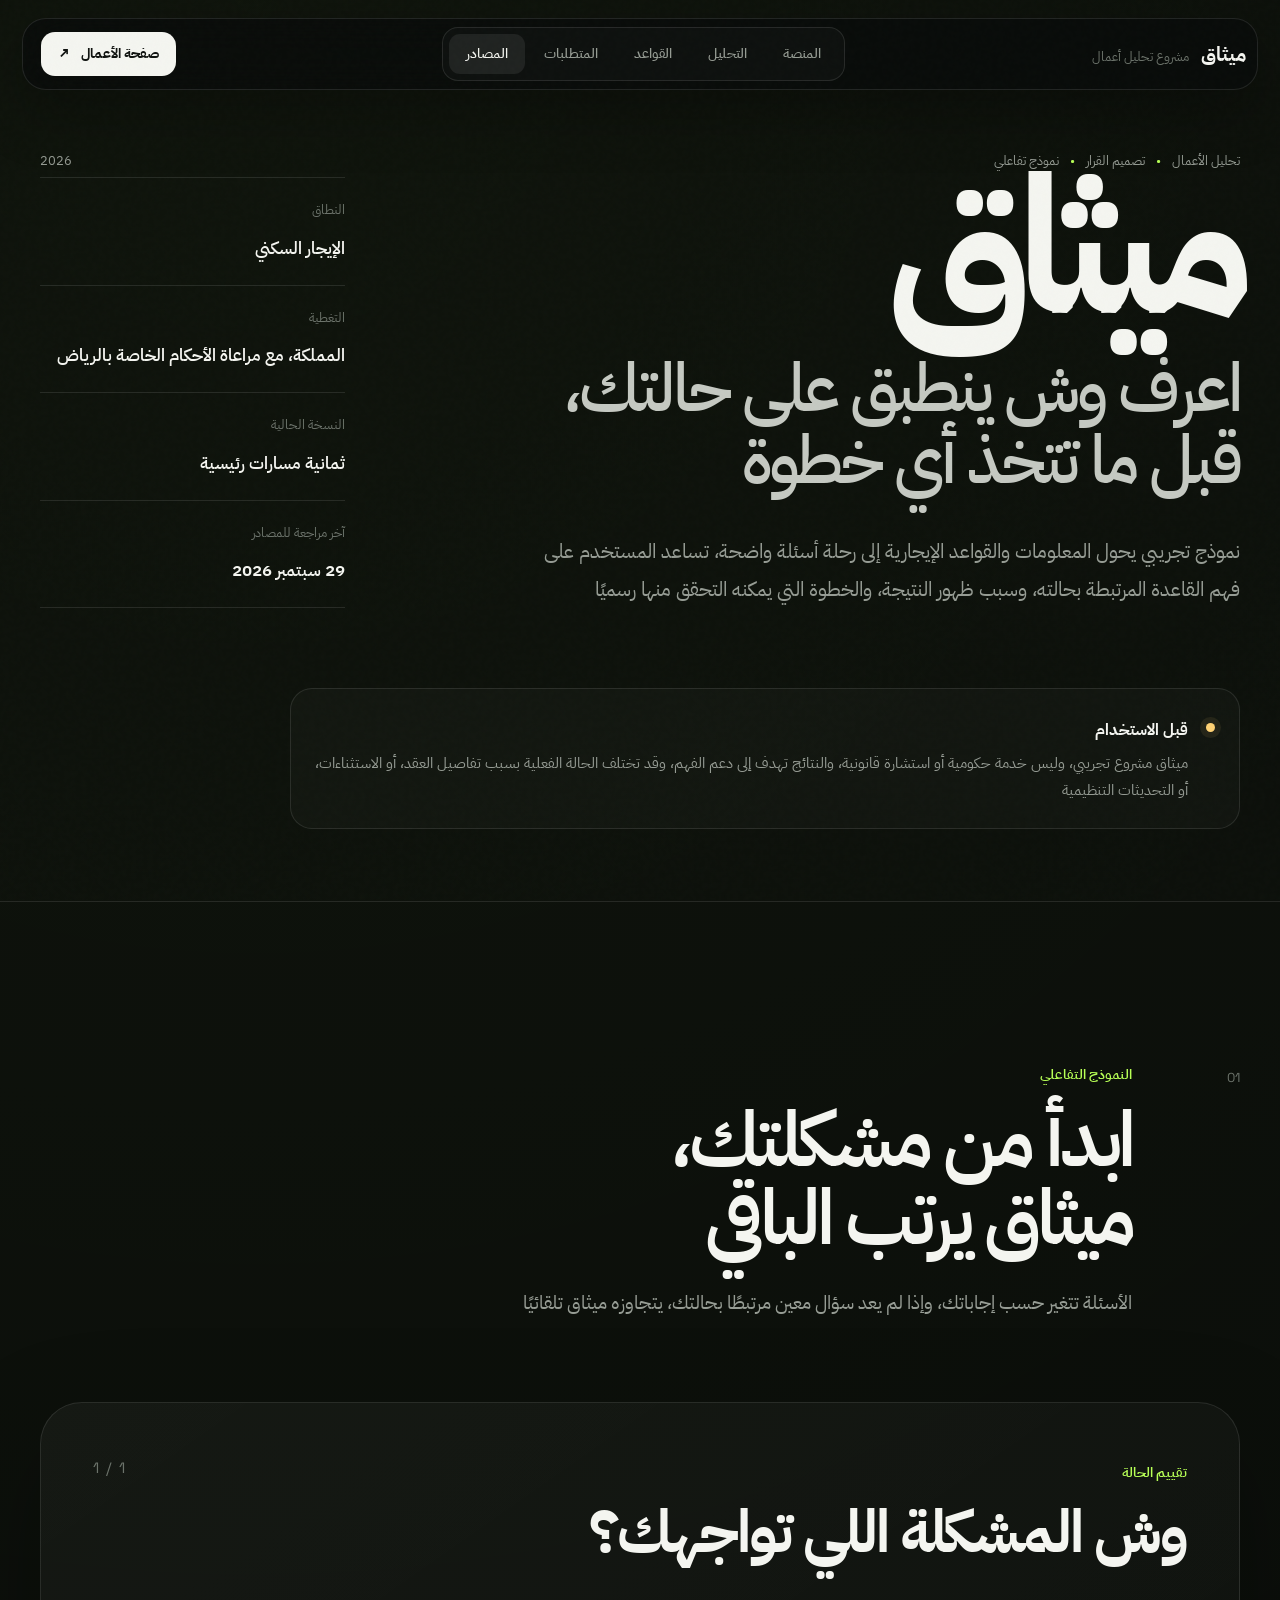
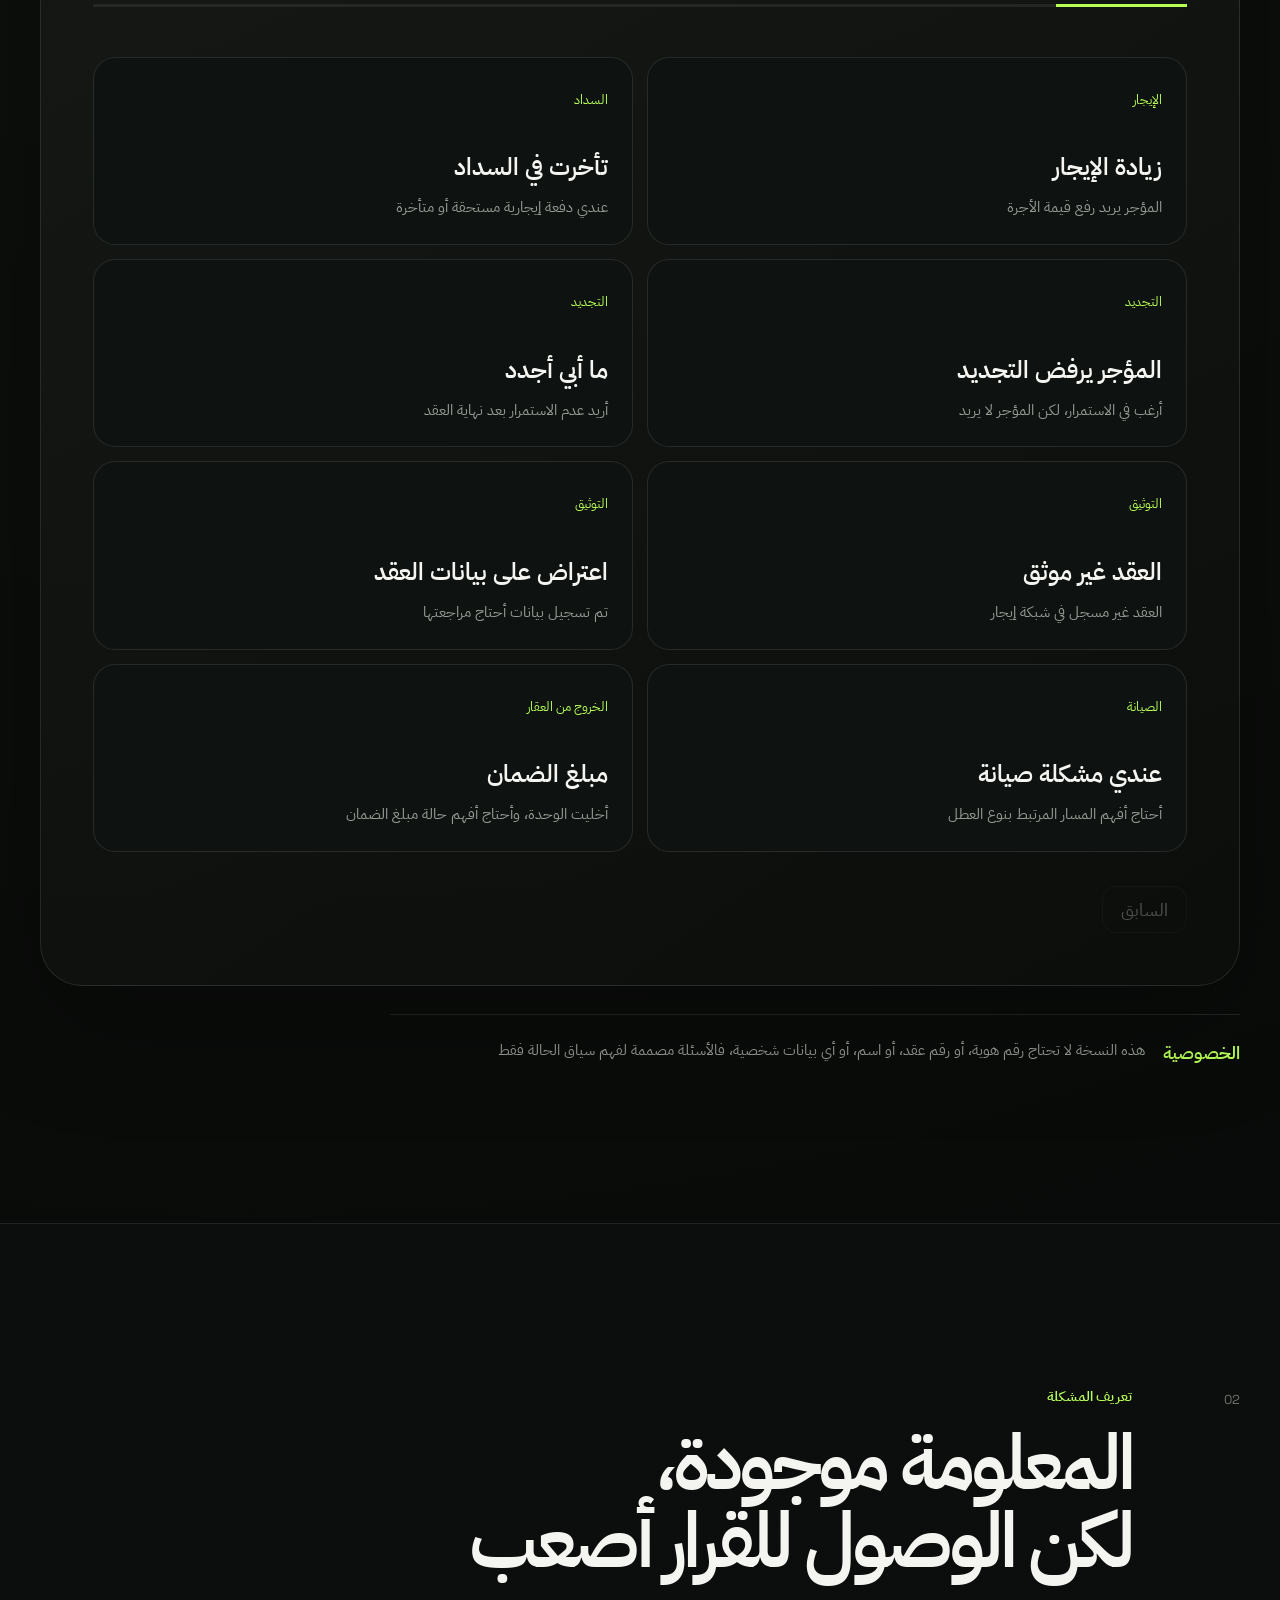
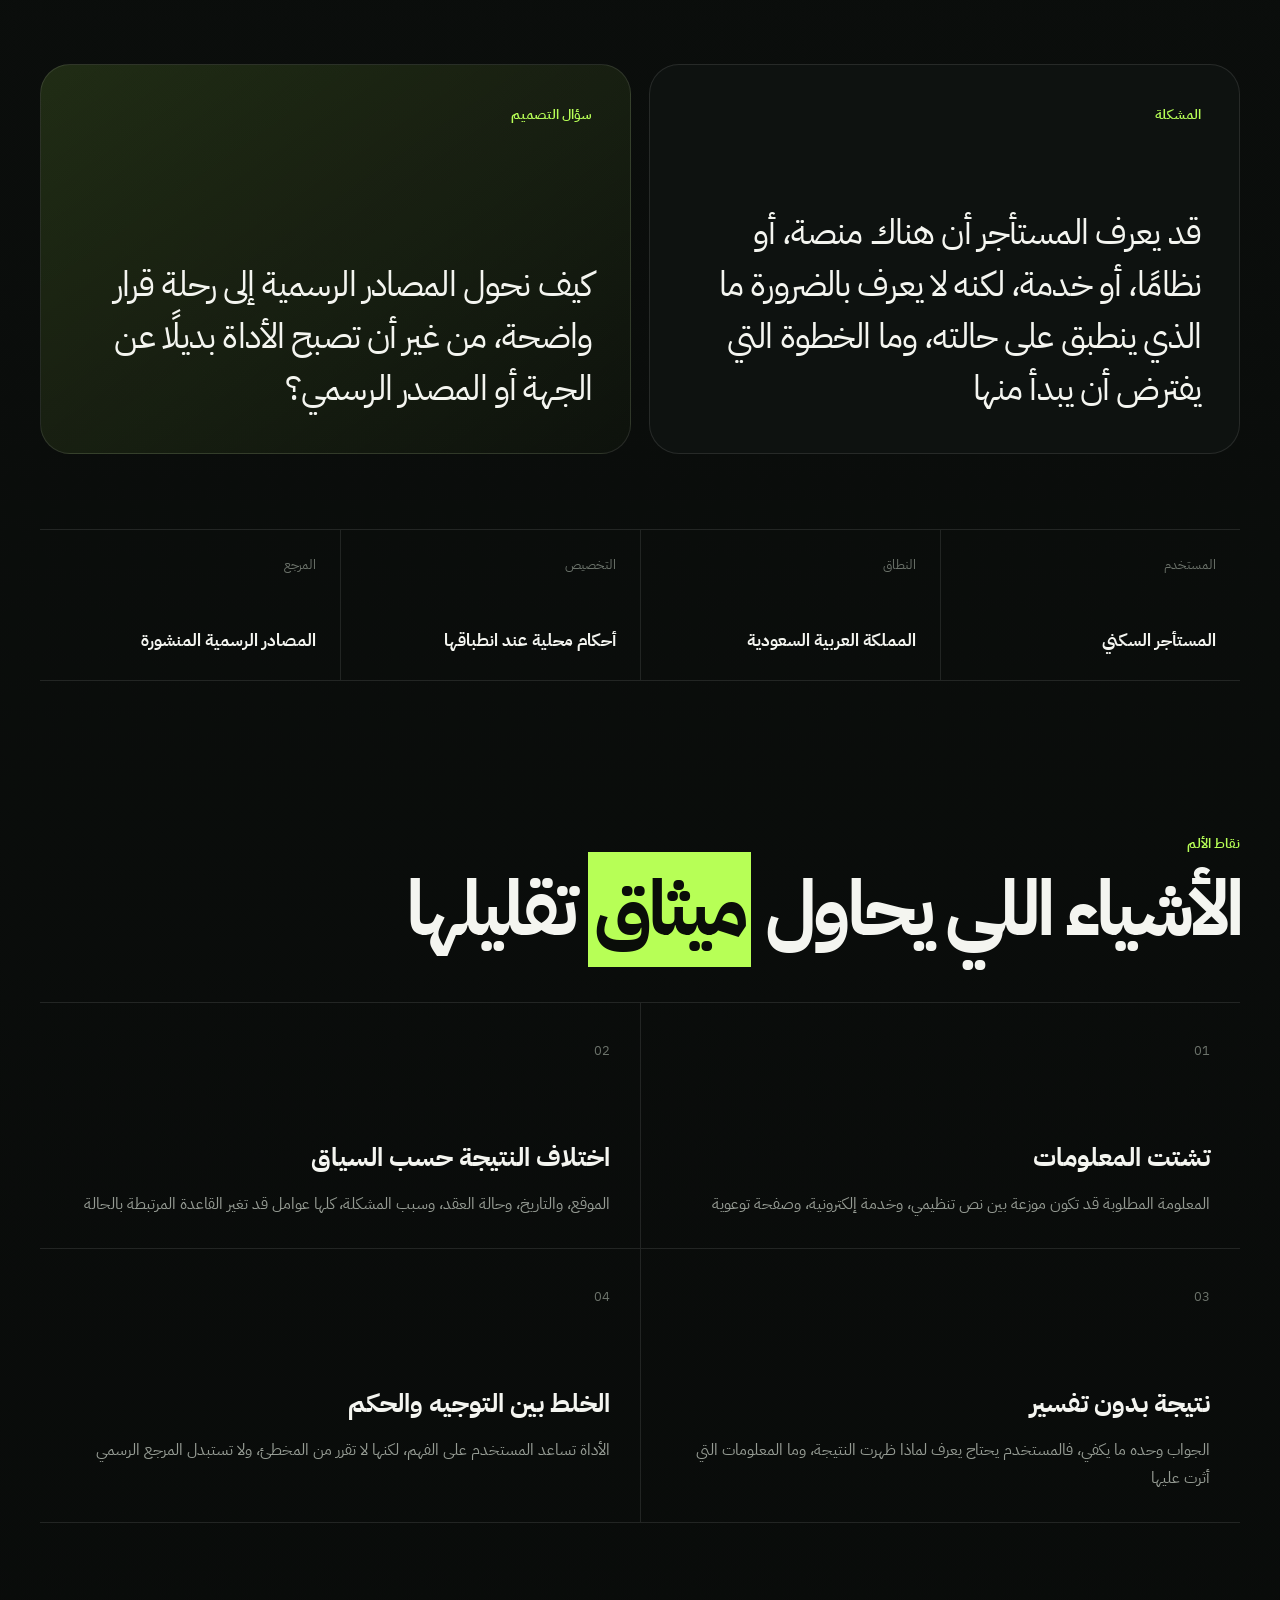
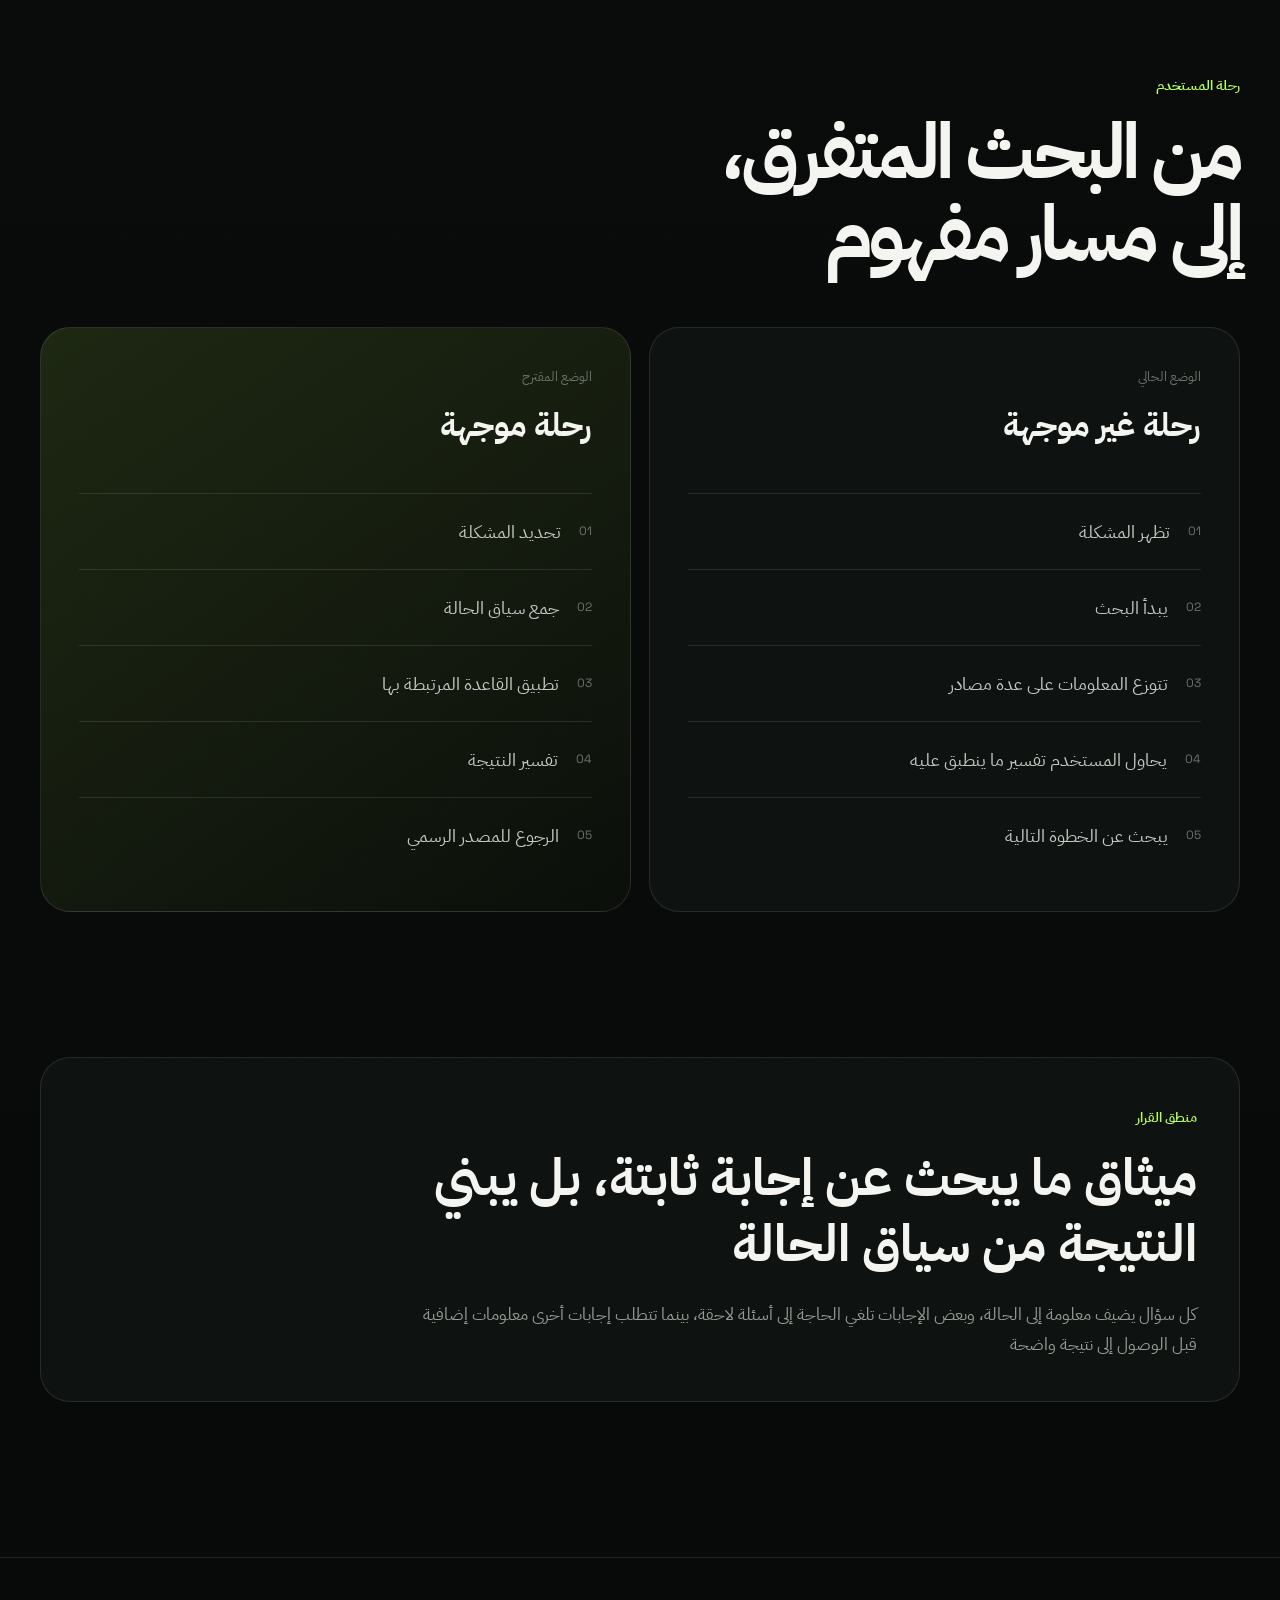
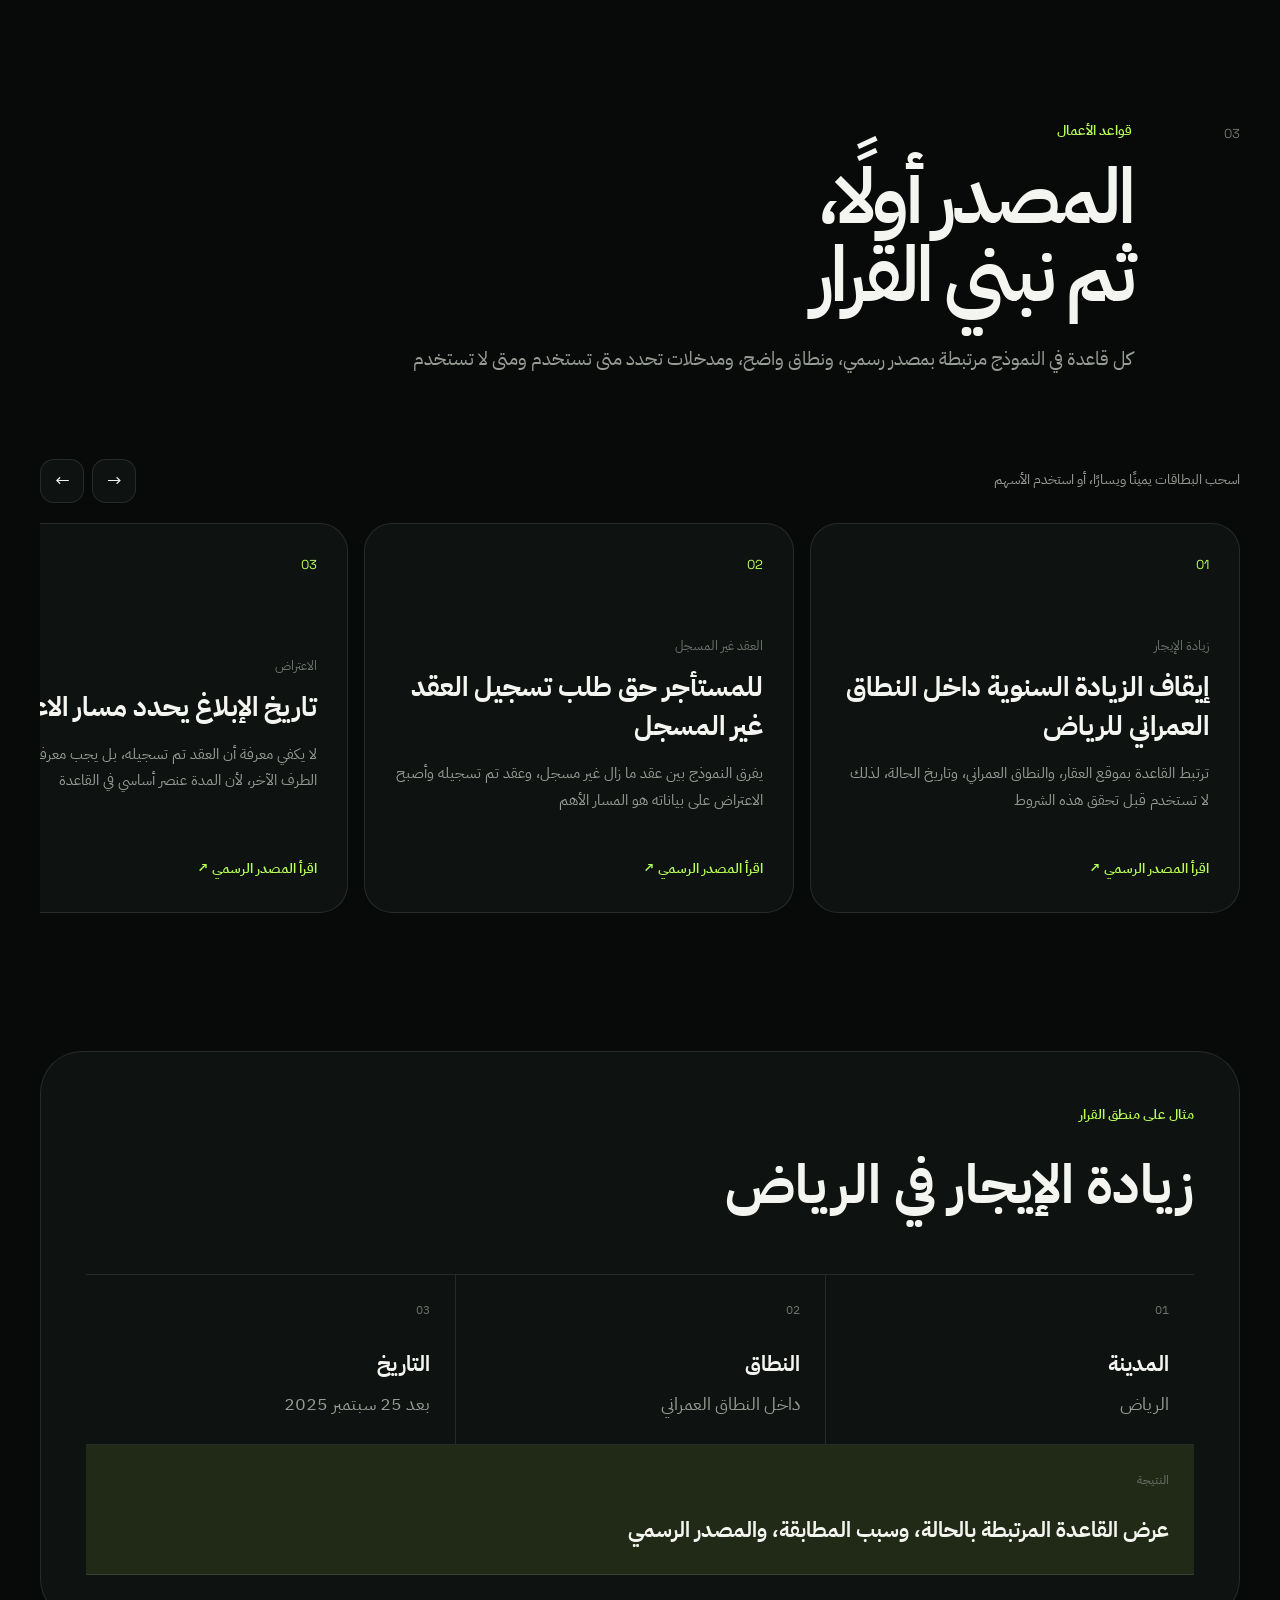
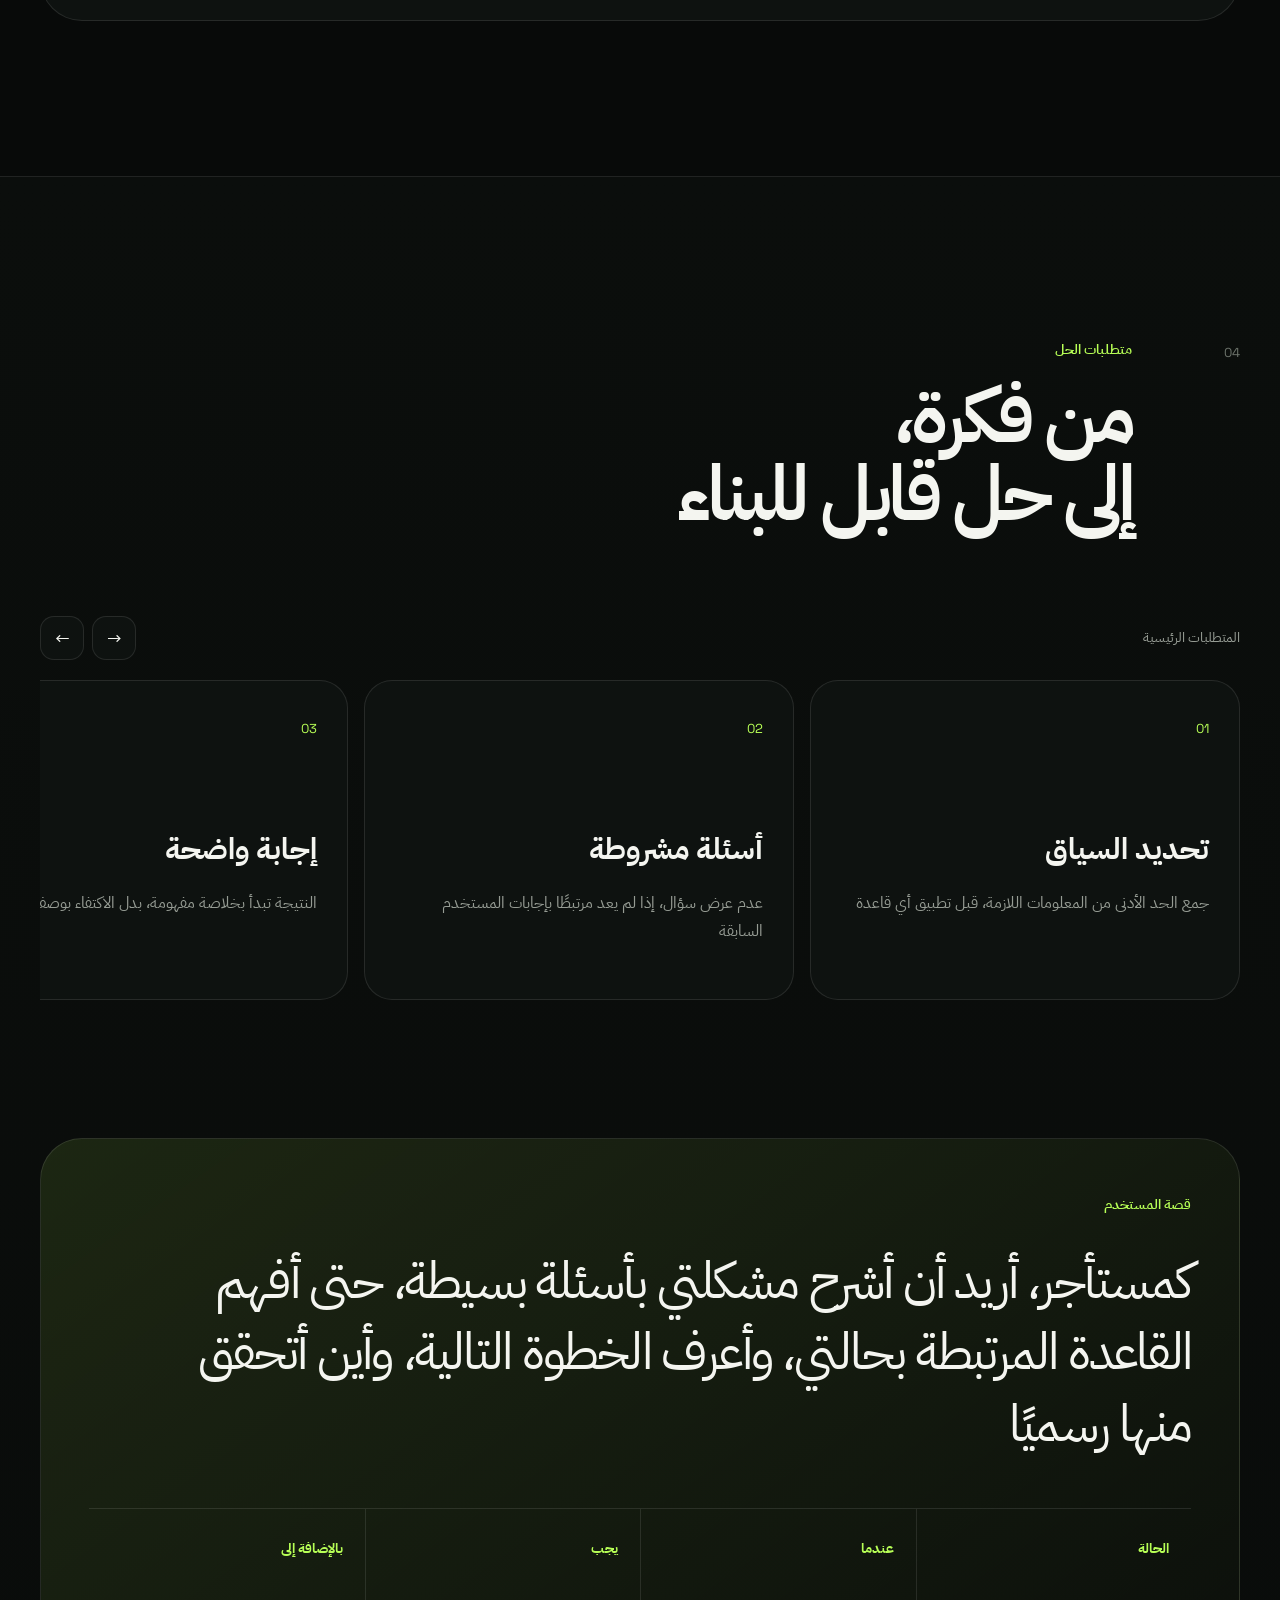
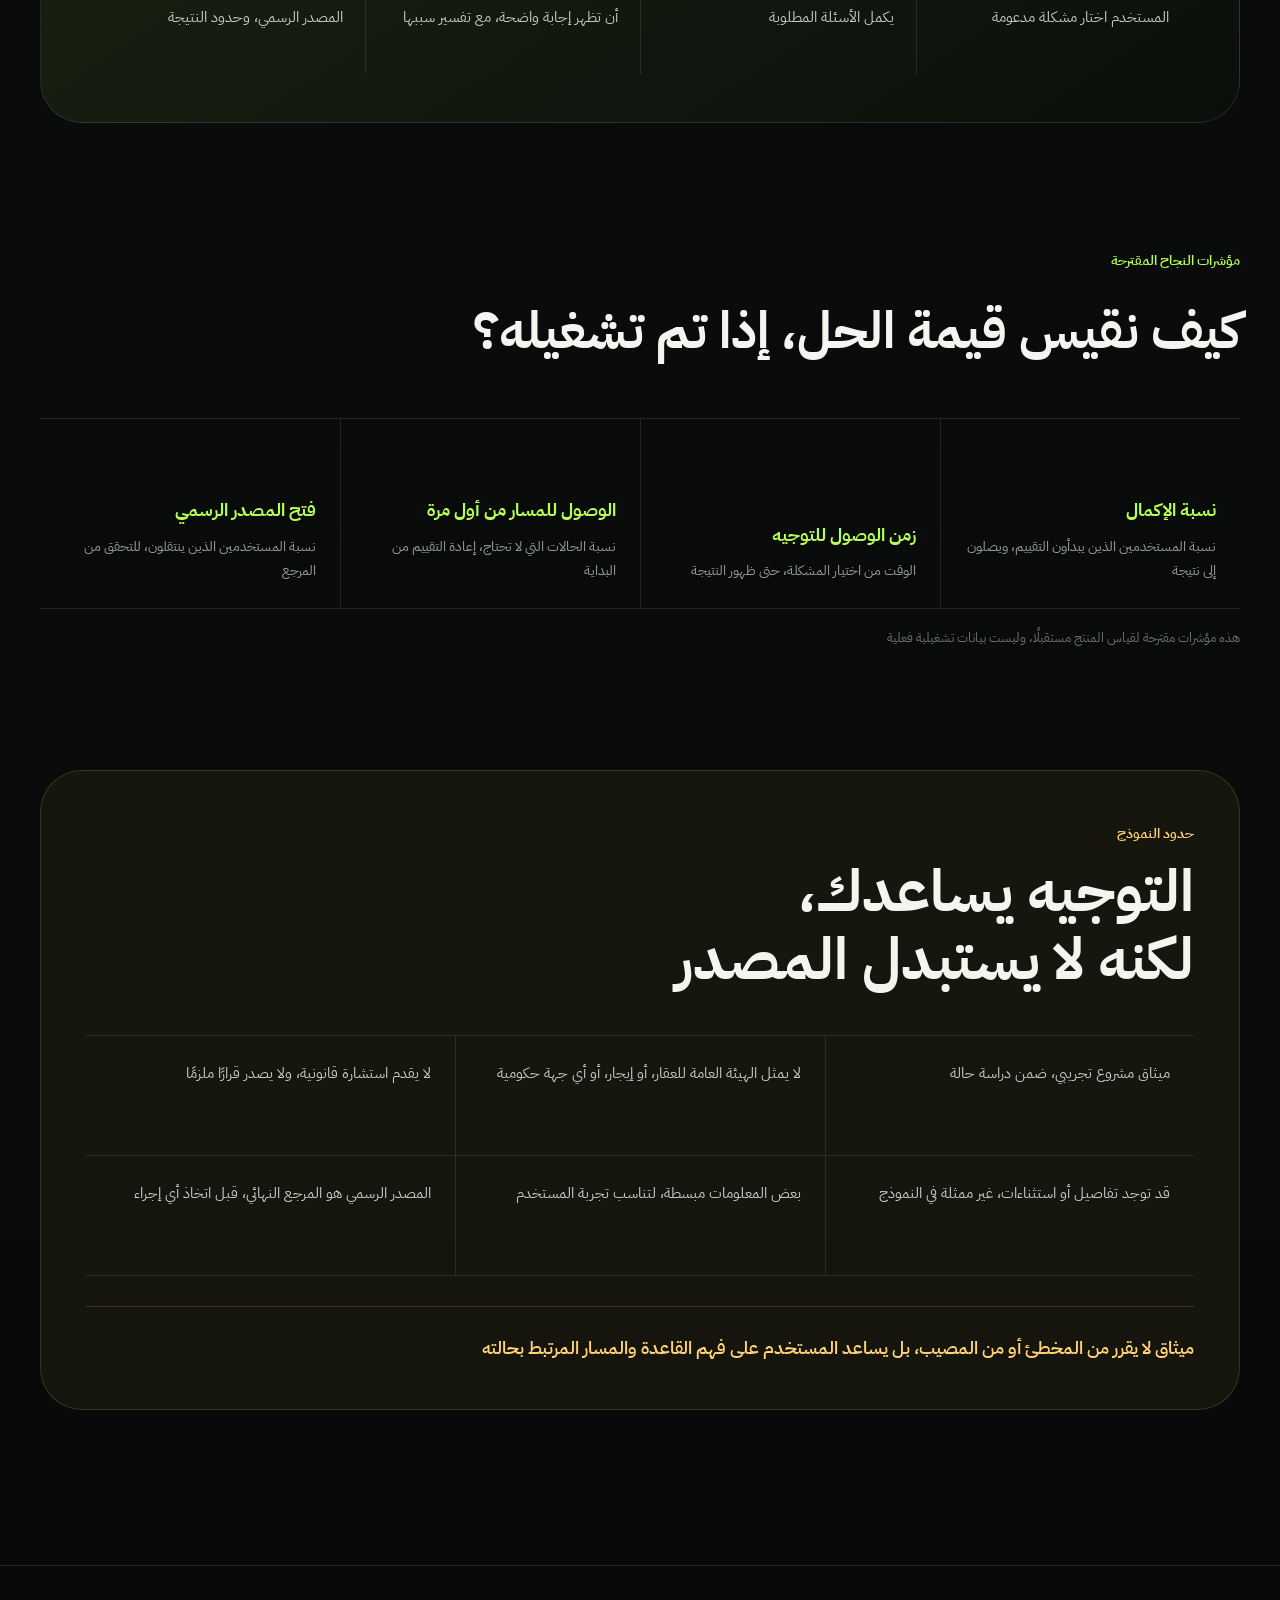
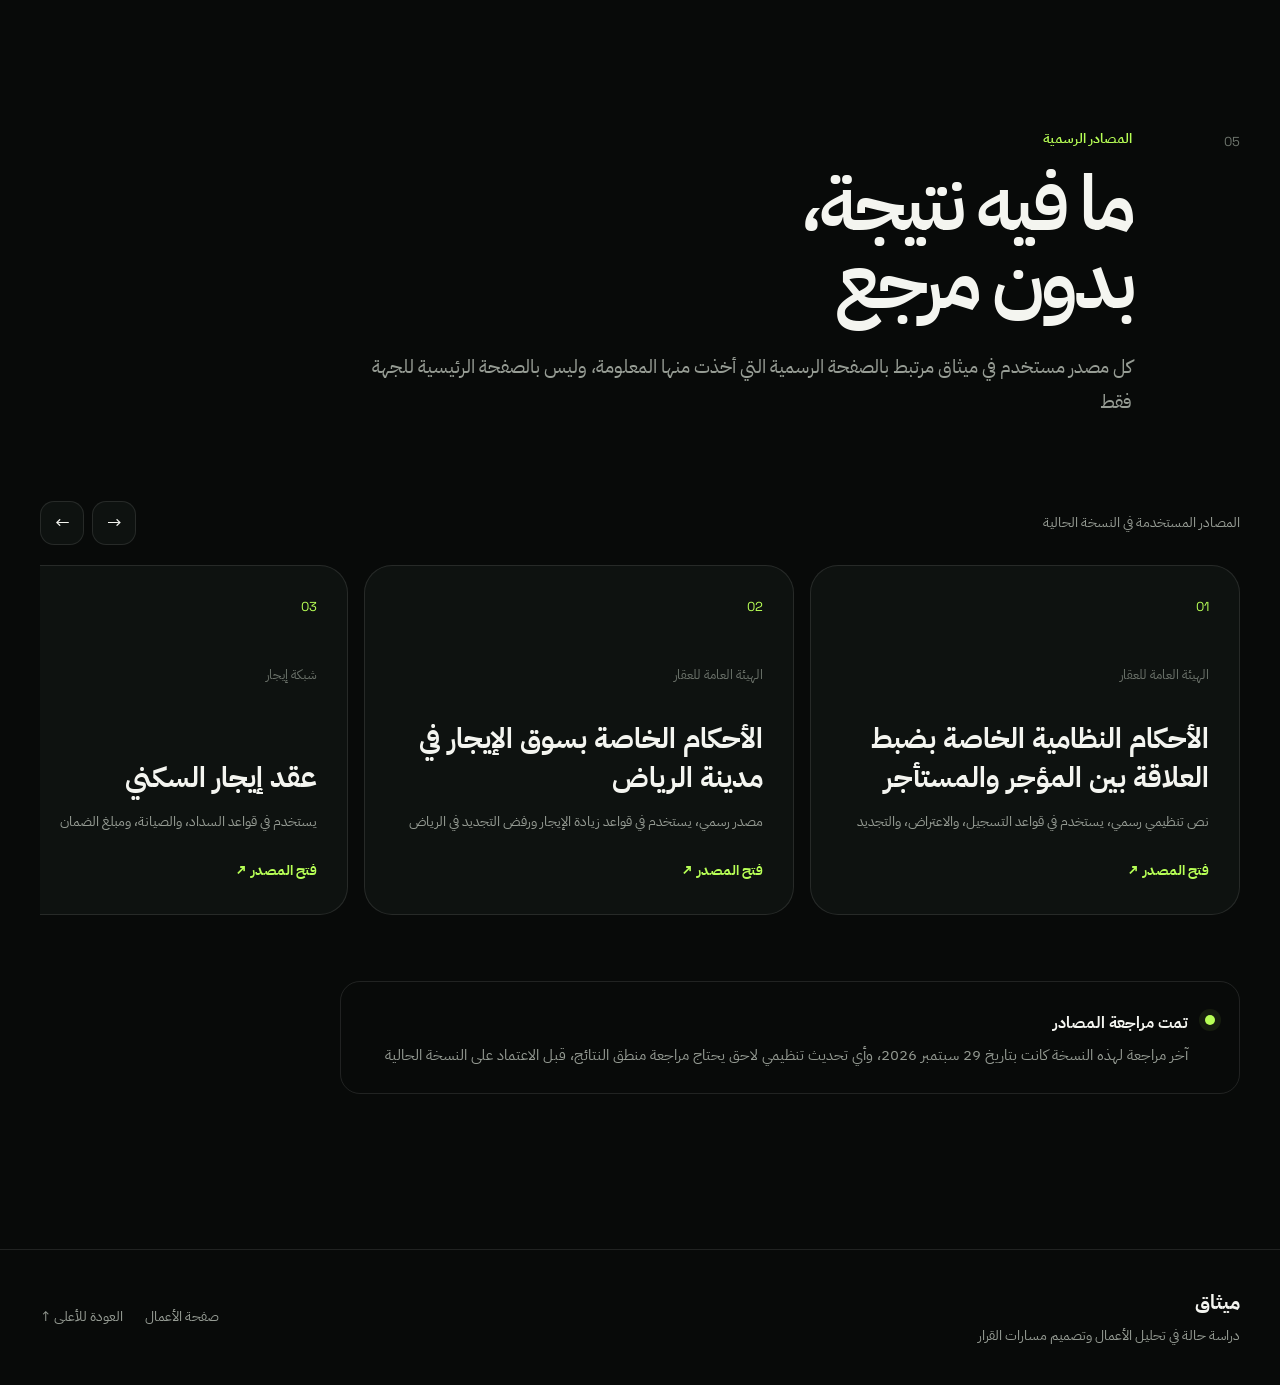
<file: mithaq.html>
<!DOCTYPE html>
<html lang="ar" dir="rtl">

<head>
  <meta charset="UTF-8">

  <meta
    name="viewport"
    content="width=device-width, initial-scale=1.0"
  >

  <meta
    name="description"
    content="ميثاق، نموذج تفاعلي ودراسة حالة في تحليل الأعمال لتبسيط فهم المسارات الإيجارية السكنية"
  >

  <meta
    name="theme-color"
    content="#080a09"
  >

  <title>ميثاق | دليل المسار الإيجاري</title>

  <link
    rel="preconnect"
    href="https://fonts.googleapis.com"
  >

  <link
    rel="preconnect"
    href="https://fonts.gstatic.com"
    crossorigin
  >

  <link
    href="https://fonts.googleapis.com/css2?family=IBM+Plex+Sans+Arabic:wght@400;500;600;700&family=Space+Grotesk:wght@500;600;700&display=swap"
    rel="stylesheet"
  >

  <link
    rel="stylesheet"
    href="mithaq.css"
  >
</head>


<body>

  <div
    class="page-noise"
    aria-hidden="true"
  ></div>


  <header class="site-header">

    <div class="header-shell">

      <a
        class="header-brand"
        href="#top"
      >
        <strong>ميثاق</strong>

        <span>
          مشروع تحليل أعمال
        </span>
      </a>


      <nav
        class="desktop-nav"
        aria-label="التنقل داخل الصفحة"
      >

        <a href="#platform">
          المنصة
        </a>

        <a href="#analysis">
          التحليل
        </a>

        <a href="#rules">
          القواعد
        </a>

        <a href="#requirements">
          المتطلبات
        </a>

        <a href="#sources">
          المصادر
        </a>

      </nav>


      <a
        class="work-page-link"
        href="index.html"
      >
        صفحة الأعمال
        <span>↗</span>
      </a>


      <button
        class="mobile-menu-button"
        id="menuButton"
        type="button"
        aria-label="فتح القائمة"
        aria-expanded="false"
      >
        <span></span>
        <span></span>
      </button>

    </div>


    <nav
      class="mobile-menu"
      id="mobileMenu"
      aria-hidden="true"
    >

      <a href="#platform">
        المنصة
      </a>

      <a href="#analysis">
        التحليل
      </a>

      <a href="#rules">
        القواعد
      </a>

      <a href="#requirements">
        المتطلبات
      </a>

      <a href="#sources">
        المصادر
      </a>

      <a
        class="mobile-work-link"
        href="index.html"
      >
        العودة إلى صفحة الأعمال
      </a>

    </nav>

  </header>



  <main id="top">


    <section class="hero shell">

      <div class="hero-meta reveal">

        <span>
          تحليل الأعمال
          <i>•</i>
          تصميم القرار
          <i>•</i>
          نموذج تفاعلي
        </span>

        <span>
          2026
        </span>

      </div>


      <div class="hero-layout">

        <div class="hero-copy">

          <h1 class="hero-title reveal">
            ميثاق
          </h1>


          <!-- <p class="product-caption reveal">
            دليل تجريبي لفهم المسار الإيجاري
          </p> -->


          <p class="hero-statement reveal">
            اعرف وش ينطبق على حالتك،
            <br>
            قبل ما تتخذ أي خطوة
          </p>


          <p class="hero-description reveal">
            نموذج تجريبي يحول المعلومات والقواعد الإيجارية
            إلى رحلة أسئلة واضحة، تساعد المستخدم على فهم
            القاعدة المرتبطة بحالته، وسبب ظهور النتيجة،
            والخطوة التي يمكنه التحقق منها رسميًا
          </p>

        </div>


        <aside class="hero-facts reveal">

          <article>

            <span>
              النطاق
            </span>

            <strong>
              الإيجار السكني
            </strong>

          </article>


          <article>

            <span>
              التغطية
            </span>

            <strong>
              المملكة، مع مراعاة الأحكام الخاصة بالرياض
            </strong>

          </article>


          <article>

            <span>
              النسخة الحالية
            </span>

            <strong>
              ثمانية مسارات رئيسية
            </strong>

          </article>


          <article>

            <span>
              آخر مراجعة للمصادر
            </span>

            <strong>
              29 سبتمبر 2026
            </strong>

          </article>

        </aside>

      </div>


      <div class="hero-warning reveal">

        <span class="warning-dot"></span>

        <div>

          <strong>
            قبل الاستخدام
          </strong>

          <p>
            ميثاق مشروع تجريبي، وليس خدمة حكومية أو استشارة قانونية،
            والنتائج تهدف إلى دعم الفهم، وقد تختلف الحالة الفعلية
            بسبب تفاصيل العقد، أو الاستثناءات، أو التحديثات التنظيمية
          </p>

        </div>

      </div>

    </section>



    <section
      class="platform-section"
      id="platform"
    >

      <div class="shell">

        <header class="section-heading reveal">

          <span class="section-index">
            01
          </span>

          <div>

            <span class="section-label">
              النموذج التفاعلي
            </span>

            <h2>
              ابدأ من مشكلتك،
              <br>
              ميثاق يرتب الباقي
            </h2>

            <p>
              الأسئلة تتغير حسب إجاباتك، وإذا لم يعد سؤال معين
              مرتبطًا بحالتك، يتجاوزه ميثاق تلقائيًا
            </p>

          </div>

        </header>


        <div
          class="navigator reveal"
          id="navigator"
        >

          <div
            class="question-anchor"
            id="questionAnchor"
          ></div>


          <div class="navigator-heading">

            <div>

              <span class="navigator-label">
                تقييم الحالة
              </span>

              <h3 id="stepTitle">
                وش المشكلة اللي تواجهك؟
              </h3>

            </div>


            <div class="step-count">

              <span id="stepCurrent">
                1
              </span>

              <span>/</span>

              <span id="stepTotal">
                1
              </span>

            </div>

          </div>


          <div class="progress-track">
            <span id="progressBar"></span>
          </div>


          <div
            class="step-content"
            id="stepContent"
          ></div>


          <div class="navigator-actions">

            <button
              id="backButton"
              class="secondary-button"
              type="button"
              disabled
            >
              السابق
            </button>


            <button
              id="restartButton"
              class="secondary-button is-hidden"
              type="button"
            >
              ابدأ حالة جديدة
            </button>

          </div>

        </div>


        <div class="privacy-note reveal">

          <span>
            الخصوصية
          </span>

          <p>
            هذه النسخة لا تحتاج رقم هوية، أو رقم عقد، أو اسم،
            أو أي بيانات شخصية، فالأسئلة مصممة لفهم سياق الحالة فقط
          </p>

        </div>

      </div>

    </section>



    <section
      class="analysis-section"
      id="analysis"
    >

      <div class="shell">

        <header class="section-heading reveal">

          <span class="section-index">
            02
          </span>

          <div>

            <span class="section-label">
              تعريف المشكلة
            </span>

            <h2>
              المعلومة موجودة،
              <br>
              لكن الوصول للقرار أصعب
            </h2>

          </div>

        </header>


        <div class="problem-cards">

          <article class="feature-card reveal">

            <span>
              المشكلة
            </span>

            <p>
              قد يعرف المستأجر أن هناك منصة، أو نظامًا، أو خدمة،
              لكنه لا يعرف بالضرورة ما الذي ينطبق على حالته،
              وما الخطوة التي يفترض أن يبدأ منها
            </p>

          </article>


          <article class="feature-card green-card reveal">

            <span>
              سؤال التصميم
            </span>

            <p>
              كيف نحول المصادر الرسمية إلى رحلة قرار واضحة،
              من غير أن تصبح الأداة بديلًا عن الجهة أو المصدر الرسمي؟
            </p>

          </article>

        </div>


        <div class="scope-row reveal">

          <article>

            <span>
              المستخدم
            </span>

            <strong>
              المستأجر السكني
            </strong>

          </article>


          <article>

            <span>
              النطاق
            </span>

            <strong>
              المملكة العربية السعودية
            </strong>

          </article>


          <article>

            <span>
              التخصيص
            </span>

            <strong>
              أحكام محلية عند انطباقها
            </strong>

          </article>


          <article>

            <span>
              المرجع
            </span>

            <strong>
              المصادر الرسمية المنشورة
            </strong>

          </article>

        </div>



        <div class="major-block">

          <header class="statement-heading reveal">

            <span>
              نقاط الألم
            </span>

            <h3>
              الأشياء اللي يحاول
              <mark>ميثاق</mark>
              تقليلها
            </h3>

          </header>


          <div class="pain-grid">

            <article class="pain-card reveal">

              <span>
                01
              </span>

              <strong>
                تشتت المعلومات
              </strong>

              <p>
                المعلومة المطلوبة قد تكون موزعة بين نص تنظيمي،
                وخدمة إلكترونية، وصفحة توعوية
              </p>

            </article>


            <article class="pain-card reveal">

              <span>
                02
              </span>

              <strong>
                اختلاف النتيجة حسب السياق
              </strong>

              <p>
                الموقع، والتاريخ، وحالة العقد، وسبب المشكلة،
                كلها عوامل قد تغير القاعدة المرتبطة بالحالة
              </p>

            </article>


            <article class="pain-card reveal">

              <span>
                03
              </span>

              <strong>
                نتيجة بدون تفسير
              </strong>

              <p>
                الجواب وحده ما يكفي، فالمستخدم يحتاج يعرف
                لماذا ظهرت النتيجة، وما المعلومات التي أثرت عليها
              </p>

            </article>


            <article class="pain-card reveal">

              <span>
                04
              </span>

              <strong>
                الخلط بين التوجيه والحكم
              </strong>

              <p>
                الأداة تساعد المستخدم على الفهم،
                لكنها لا تقرر من المخطئ، ولا تستبدل المرجع الرسمي
              </p>

            </article>

          </div>

        </div>



        <div class="major-block">

          <header class="statement-heading reveal">

            <span>
              رحلة المستخدم
            </span>

            <h3>
              من البحث المتفرق،
              <br>
              إلى مسار مفهوم
            </h3>

          </header>


          <div class="process-grid">

            <article class="process-card reveal">

              <div class="process-title">

                <span>
                  الوضع الحالي
                </span>

                <strong>
                  رحلة غير موجهة
                </strong>

              </div>


              <ol>

                <li>
                  <span>01</span>
                  تظهر المشكلة
                </li>

                <li>
                  <span>02</span>
                  يبدأ البحث
                </li>

                <li>
                  <span>03</span>
                  تتوزع المعلومات على عدة مصادر
                </li>

                <li>
                  <span>04</span>
                  يحاول المستخدم تفسير ما ينطبق عليه
                </li>

                <li>
                  <span>05</span>
                  يبحث عن الخطوة التالية
                </li>

              </ol>

            </article>


            <article class="process-card process-highlight reveal">

              <div class="process-title">

                <span>
                  الوضع المقترح
                </span>

                <strong>
                  رحلة موجهة
                </strong>

              </div>


              <ol>

                <li>
                  <span>01</span>
                  تحديد المشكلة
                </li>

                <li>
                  <span>02</span>
                  جمع سياق الحالة
                </li>

                <li>
                  <span>03</span>
                  تطبيق القاعدة المرتبطة بها
                </li>

                <li>
                  <span>04</span>
                  تفسير النتيجة
                </li>

                <li>
                  <span>05</span>
                  الرجوع للمصدر الرسمي
                </li>

              </ol>

            </article>

          </div>

        </div>



        <div class="major-block decision-logic-intro reveal">

          <span>
            منطق القرار
          </span>

          <h3>
            ميثاق ما يبحث عن إجابة ثابتة،
            بل يبني النتيجة من سياق الحالة
          </h3>

          <p>
            كل سؤال يضيف معلومة إلى الحالة، وبعض الإجابات
            تلغي الحاجة إلى أسئلة لاحقة، بينما تتطلب إجابات أخرى
            معلومات إضافية قبل الوصول إلى نتيجة واضحة
          </p>

        </div>

      </div>

    </section>



    <section
      class="rules-section"
      id="rules"
    >

      <div class="shell">

        <header class="section-heading reveal">

          <span class="section-index">
            03
          </span>

          <div>

            <span class="section-label">
              قواعد الأعمال
            </span>

            <h2>
              المصدر أولًا،
              <br>
              ثم نبني القرار
            </h2>

            <p>
              كل قاعدة في النموذج مرتبطة بمصدر رسمي،
              ونطاق واضح، ومدخلات تحدد متى تستخدم ومتى لا تستخدم
            </p>

          </div>

        </header>


        <div class="rail-shell reveal">

          <div class="rail-toolbar">

            <span>
              اسحب البطاقات يمينًا ويسارًا، أو استخدم الأسهم
            </span>


            <div class="rail-buttons">

              <button
                type="button"
                data-rail-prev="rulesRail"
                aria-label="البطاقة السابقة"
              >
                →
              </button>

              <button
                type="button"
                data-rail-next="rulesRail"
                aria-label="البطاقة التالية"
              >
                ←
              </button>

            </div>

          </div>


          <div
            class="horizontal-rail"
            id="rulesRail"
          >


            <article class="rail-card rule-card">

              <span class="card-number">
                01
              </span>

              <div>

                <small>
                  زيادة الإيجار
                </small>

                <h3>
                  إيقاف الزيادة السنوية داخل النطاق العمراني للرياض
                </h3>

                <p>
                  ترتبط القاعدة بموقع العقار، والنطاق العمراني،
                  وتاريخ الحالة، لذلك لا تستخدم قبل تحقق هذه الشروط
                </p>

              </div>

              <a
                href="https://rega.gov.sa/media-center/%D8%A7%D9%84%D8%A3%D8%AE%D8%A8%D8%A7%D8%B1-%D9%88%D8%A7%D9%84%D8%A5%D8%B9%D9%84%D8%A7%D9%86%D8%A7%D8%AA/%D8%A7%D9%84%D9%85%D9%88%D8%A7%D9%81%D9%82%D8%A9-%D8%B9%D9%84%D9%89-%D8%A7%D9%84%D8%A3%D8%AD%D9%83%D8%A7%D9%85-%D8%A7%D9%84%D9%86%D8%B8%D8%A7%D9%85%D9%8A%D8%A9-%D8%A7%D9%84%D8%AE%D8%A7%D8%B5%D8%A9-%D8%A8%D8%B6%D8%A8%D8%B7-%D8%A7%D9%84%D8%B9%D9%84%D8%A7%D9%82%D8%A9-%D8%A8%D9%8A%D9%86-%D8%A7%D9%84%D9%85-%D8%A4%D8%AC%D8%B1-%D9%88%D8%A7%D9%84%D9%85-%D8%B3%D8%AA%D8%A3%D8%AC-%D8%B1/"
                target="_blank"
                rel="noreferrer"
              >
                اقرأ المصدر الرسمي ↗
              </a>

            </article>



            <article class="rail-card rule-card">

              <span class="card-number">
                02
              </span>

              <div>

                <small>
                  العقد غير المسجل
                </small>

                <h3>
                  للمستأجر حق طلب تسجيل العقد غير المسجل
                </h3>

                <p>
                  يفرق النموذج بين عقد ما زال غير مسجل،
                  وعقد تم تسجيله وأصبح الاعتراض على بياناته هو المسار الأهم
                </p>

              </div>

              <a
                href="https://rega.gov.sa/%D8%A7%D9%84%D8%A3%D9%86%D8%B8%D9%85%D8%A9-%D9%88%D8%A7%D9%84%D9%82%D8%B1%D8%A7%D8%B1%D8%A7%D8%AA/%D8%A7%D9%84%D8%A3%D9%86%D8%B8%D9%85%D8%A9-%D9%88%D8%A7%D9%84%D9%84%D9%88%D8%A7%D8%A6%D8%AD-%D9%88%D8%A7%D9%84%D8%A3%D8%AF%D9%84%D8%A9/%D8%A7%D9%84%D8%A3%D9%86%D8%B8%D9%85%D8%A9/%D8%A7%D9%84%D8%A3%D8%AD%D9%83%D8%A7%D9%85-%D8%A7%D9%84%D9%86%D8%B8%D8%A7%D9%85%D9%8A%D8%A9-%D8%A7%D9%84%D8%AE%D8%A7%D8%B5%D8%A9-%D8%A8%D8%B6%D8%A8%D8%B7-%D8%A7%D9%84%D8%B9%D9%84%D8%A7%D9%82%D8%A9-%D8%A8%D9%8A%D9%86-%D8%A7%D9%84%D9%85%D8%A4%D8%AC%D8%B1-%D9%88%D8%A7%D9%84%D9%85%D8%B3%D8%AA%D8%A3%D8%AC%D8%B1/"
                target="_blank"
                rel="noreferrer"
              >
                اقرأ المصدر الرسمي ↗
              </a>

            </article>



            <article class="rail-card rule-card">

              <span class="card-number">
                03
              </span>

              <div>

                <small>
                  الاعتراض
                </small>

                <h3>
                  تاريخ الإبلاغ يحدد مسار الاعتراض
                </h3>

                <p>
                  لا يكفي معرفة أن العقد تم تسجيله،
                  بل يجب معرفة متى تم إبلاغ الطرف الآخر،
                  لأن المدة عنصر أساسي في القاعدة
                </p>

              </div>

              <a
                href="https://rega.gov.sa/%D8%A7%D9%84%D8%A3%D9%86%D8%B8%D9%85%D8%A9-%D9%88%D8%A7%D9%84%D9%82%D8%B1%D8%A7%D8%B1%D8%A7%D8%AA/%D8%A7%D9%84%D8%A3%D9%86%D8%B8%D9%85%D8%A9-%D9%88%D8%A7%D9%84%D9%84%D9%88%D8%A7%D8%A6%D8%AD-%D9%88%D8%A7%D9%84%D8%A3%D8%AF%D9%84%D8%A9/%D8%A7%D9%84%D8%A3%D9%86%D8%B8%D9%85%D8%A9/%D8%A7%D9%84%D8%A3%D8%AD%D9%83%D8%A7%D9%85-%D8%A7%D9%84%D9%86%D8%B8%D8%A7%D9%85%D9%8A%D8%A9-%D8%A7%D9%84%D8%AE%D8%A7%D8%B5%D8%A9-%D8%A8%D8%B6%D8%A8%D8%B7-%D8%A7%D9%84%D8%B9%D9%84%D8%A7%D9%82%D8%A9-%D8%A8%D9%8A%D9%86-%D8%A7%D9%84%D9%85%D8%A4%D8%AC%D8%B1-%D9%88%D8%A7%D9%84%D9%85%D8%B3%D8%AA%D8%A3%D8%AC%D8%B1/"
                target="_blank"
                rel="noreferrer"
              >
                اقرأ المصدر الرسمي ↗
              </a>

            </article>



            <article class="rail-card rule-card">

              <span class="card-number">
                04
              </span>

              <div>

                <small>
                  التجديد
                </small>

                <h3>
                  توقيت الإشعار جزء أساسي من مسار التجديد
                </h3>

                <p>
                  ميثاق يستخدم رغبة الطرف، والمدة المتبقية على العقد،
                  لتحديد ما إذا كانت قاعدة الإشعار مرتبطة بالحالة
                </p>

              </div>

              <a
                href="https://rega.gov.sa/%D8%A7%D9%84%D8%A3%D9%86%D8%B8%D9%85%D8%A9-%D9%88%D8%A7%D9%84%D9%82%D8%B1%D8%A7%D8%B1%D8%A7%D8%AA/%D8%A7%D9%84%D8%A3%D9%86%D8%B8%D9%85%D8%A9-%D9%88%D8%A7%D9%84%D9%84%D9%88%D8%A7%D8%A6%D8%AD-%D9%88%D8%A7%D9%84%D8%A3%D8%AF%D9%84%D8%A9/%D8%A7%D9%84%D8%A3%D9%86%D8%B8%D9%85%D8%A9/%D8%A7%D9%84%D8%A3%D8%AD%D9%83%D8%A7%D9%85-%D8%A7%D9%84%D9%86%D8%B8%D8%A7%D9%85%D9%8A%D8%A9-%D8%A7%D9%84%D8%AE%D8%A7%D8%B5%D8%A9-%D8%A8%D8%B6%D8%A8%D8%B7-%D8%A7%D9%84%D8%B9%D9%84%D8%A7%D9%82%D8%A9-%D8%A8%D9%8A%D9%86-%D8%A7%D9%84%D9%85%D8%A4%D8%AC%D8%B1-%D9%88%D8%A7%D9%84%D9%85%D8%B3%D8%AA%D8%A3%D8%AC%D8%B1/"
                target="_blank"
                rel="noreferrer"
              >
                اقرأ المصدر الرسمي ↗
              </a>

            </article>



            <article class="rail-card rule-card">

              <span class="card-number">
                05
              </span>

              <div>

                <small>
                  مبلغ الضمان
                </small>

                <h3>
                  تاريخ الإخلاء يبدأ منه تقييم حالة مبلغ الضمان
                </h3>

                <p>
                  بعد الإخلاء، يراجع النموذج المدة،
                  ووجود أضرار أو مستحقات قد تؤثر في المبلغ المسترد
                </p>

              </div>

              <a
                href="https://www.ejar.sa/ar/page/19420"
                target="_blank"
                rel="noreferrer"
              >
                اقرأ المصدر الرسمي ↗
              </a>

            </article>



            <article class="rail-card rule-card">

              <span class="card-number">
                06
              </span>

              <div>

                <small>
                  الصيانة
                </small>

                <h3>
                  نوع مشكلة الصيانة يغير المسار
                </h3>

                <p>
                  الصيانة الدورية، والأجزاء المشتركة،
                  ومشكلات السلامة، ليست حالة واحدة،
                  لذلك يبدأ ميثاق بتحديد نوع المشكلة
                </p>

              </div>

              <a
                href="https://www.ejar.sa/ar/page/19420"
                target="_blank"
                rel="noreferrer"
              >
                اقرأ المصدر الرسمي ↗
              </a>

            </article>



            <article class="rail-card rule-card">

              <span class="card-number">
                07
              </span>

              <div>

                <small>
                  السداد
                </small>

                <h3>
                  دورة السداد تحدد المهلة المرتبطة بالحالة
                </h3>

                <p>
                  قبل تقييم التأخر، يحتاج ميثاق معرفة وجود دفعة مستحقة،
                  ودورة السداد، والمدة منذ تاريخ الاستحقاق
                </p>

              </div>

              <a
                href="https://www.ejar.sa/ar/page/19420"
                target="_blank"
                rel="noreferrer"
              >
                اقرأ المصدر الرسمي ↗
              </a>

            </article>

          </div>

        </div>



        <div class="decision-block reveal">

          <header>

            <span>
              مثال على منطق القرار
            </span>

            <h3>
              زيادة الإيجار في الرياض
            </h3>

          </header>


          <div class="decision-grid">

            <article>

              <span>
                01
              </span>

              <strong>
                المدينة
              </strong>

              <p>
                الرياض
              </p>

            </article>


            <article>

              <span>
                02
              </span>

              <strong>
                النطاق
              </strong>

              <p>
                داخل النطاق العمراني
              </p>

            </article>


            <article>

              <span>
                03
              </span>

              <strong>
                التاريخ
              </strong>

              <p>
                بعد 25 سبتمبر 2025
              </p>

            </article>


            <article class="decision-final">

              <span>
                النتيجة
              </span>

              <strong>
                عرض القاعدة المرتبطة بالحالة،
                وسبب المطابقة، والمصدر الرسمي
              </strong>

            </article>

          </div>

        </div>

      </div>

    </section>



    <section
      class="requirements-section"
      id="requirements"
    >

      <div class="shell">

        <header class="section-heading reveal">

          <span class="section-index">
            04
          </span>

          <div>

            <span class="section-label">
              متطلبات الحل
            </span>

            <h2>
              من فكرة،
              <br>
              إلى حل قابل للبناء
            </h2>

          </div>

        </header>


        <div class="rail-shell reveal">

          <div class="rail-toolbar">

            <span>
              المتطلبات الرئيسية
            </span>


            <div class="rail-buttons">

              <button
                type="button"
                data-rail-prev="requirementsRail"
              >
                →
              </button>

              <button
                type="button"
                data-rail-next="requirementsRail"
              >
                ←
              </button>

            </div>

          </div>


          <div
            class="horizontal-rail"
            id="requirementsRail"
          >

            <article class="rail-card requirement-card">

              <span class="card-number">
                01
              </span>

              <h3>
                تحديد السياق
              </h3>

              <p>
                جمع الحد الأدنى من المعلومات اللازمة،
                قبل تطبيق أي قاعدة
              </p>

            </article>


            <article class="rail-card requirement-card">

              <span class="card-number">
                02
              </span>

              <h3>
                أسئلة مشروطة
              </h3>

              <p>
                عدم عرض سؤال،
                إذا لم يعد مرتبطًا بإجابات المستخدم السابقة
              </p>

            </article>


            <article class="rail-card requirement-card">

              <span class="card-number">
                03
              </span>

              <h3>
                إجابة واضحة
              </h3>

              <p>
                النتيجة تبدأ بخلاصة مفهومة،
                بدل الاكتفاء بوصف عملية التقييم
              </p>

            </article>


            <article class="rail-card requirement-card">

              <span class="card-number">
                04
              </span>

              <h3>
                تفسير النتيجة
              </h3>

              <p>
                توضيح الإجابات،
                التي أثرت في النتيجة النهائية
              </p>

            </article>


            <article class="rail-card requirement-card">

              <span class="card-number">
                05
              </span>

              <h3>
                تتبع المصدر
              </h3>

              <p>
                ربط كل نتيجة بالصفحة الرسمية،
                التي استخدمت لبناء الإجابة
              </p>

            </article>


            <article class="rail-card requirement-card">

              <span class="card-number">
                06
              </span>

              <h3>
                الخصوصية
              </h3>

              <p>
                عدم طلب معلومات شخصية،
                لا يحتاجها منطق القرار
              </p>

            </article>


            <article class="rail-card requirement-card">

              <span class="card-number">
                07
              </span>

              <h3>
                قابلية التحديث
              </h3>

              <p>
                فصل قواعد القرار عن الواجهة،
                حتى يمكن تحديثها عند تغير الأحكام
              </p>

            </article>

          </div>

        </div>



        <div class="story-section reveal">

          <span>
            قصة المستخدم
          </span>

          <blockquote>
            كمستأجر، أريد أن أشرح مشكلتي بأسئلة بسيطة،
            حتى أفهم القاعدة المرتبطة بحالتي،
            وأعرف الخطوة التالية، وأين أتحقق منها رسميًا
          </blockquote>


          <div class="story-checks">

            <article>

              <strong>
                الحالة
              </strong>

              <p>
                المستخدم اختار مشكلة مدعومة
              </p>

            </article>


            <article>

              <strong>
                عندما
              </strong>

              <p>
                يكمل الأسئلة المطلوبة
              </p>

            </article>


            <article>

              <strong>
                يجب
              </strong>

              <p>
                أن تظهر إجابة واضحة،
                مع تفسير سببها
              </p>

            </article>


            <article>

              <strong>
                بالإضافة إلى
              </strong>

              <p>
                المصدر الرسمي،
                وحدود النتيجة
              </p>

            </article>

          </div>

        </div>



        <div class="metrics-section reveal">

          <header>

            <span>
              مؤشرات النجاح المقترحة
            </span>

            <h3>
              كيف نقيس قيمة الحل،
              إذا تم تشغيله؟
            </h3>

          </header>


          <div class="metrics-grid">

            <article>

              <strong>
                نسبة الإكمال
              </strong>

              <p>
                نسبة المستخدمين الذين يبدأون التقييم،
                ويصلون إلى نتيجة
              </p>

            </article>


            <article>

              <strong>
                زمن الوصول للتوجيه
              </strong>

              <p>
                الوقت من اختيار المشكلة،
                حتى ظهور النتيجة
              </p>

            </article>


            <article>

              <strong>
                الوصول للمسار من أول مرة
              </strong>

              <p>
                نسبة الحالات التي لا تحتاج،
                إعادة التقييم من البداية
              </p>

            </article>


            <article>

              <strong>
                فتح المصدر الرسمي
              </strong>

              <p>
                نسبة المستخدمين الذين ينتقلون،
                للتحقق من المرجع
              </p>

            </article>

          </div>


          <p class="metrics-note">
            هذه مؤشرات مقترحة لقياس المنتج مستقبلًا،
            وليست بيانات تشغيلية فعلية
          </p>

        </div>



        <div class="limitations reveal">

          <header>

            <span>
              حدود النموذج
            </span>

            <h3>
              التوجيه يساعدك،
              <br>
              لكنه لا يستبدل المصدر
            </h3>

          </header>


          <div class="limitations-grid">

            <p>
              ميثاق مشروع تجريبي،
              ضمن دراسة حالة
            </p>

            <p>
              لا يمثل الهيئة العامة للعقار،
              أو إيجار، أو أي جهة حكومية
            </p>

            <p>
              لا يقدم استشارة قانونية،
              ولا يصدر قرارًا ملزمًا
            </p>

            <p>
              قد توجد تفاصيل أو استثناءات،
              غير ممثلة في النموذج
            </p>

            <p>
              بعض المعلومات مبسطة،
              لتناسب تجربة المستخدم
            </p>

            <p>
              المصدر الرسمي هو المرجع النهائي،
              قبل اتخاذ أي إجراء
            </p>

          </div>


          <div class="limits-statement">
            ميثاق لا يقرر من المخطئ أو من المصيب،
            بل يساعد المستخدم على فهم القاعدة والمسار المرتبط بحالته
          </div>

        </div>

      </div>

    </section>



    <section
      class="sources-section"
      id="sources"
    >

      <div class="shell">

        <header class="section-heading reveal">

          <span class="section-index">
            05
          </span>

          <div>

            <span class="section-label">
              المصادر الرسمية
            </span>

            <h2>
              ما فيه نتيجة،
              <br>
              بدون مرجع
            </h2>

            <p>
              كل مصدر مستخدم في ميثاق مرتبط بالصفحة الرسمية
              التي أخذت منها المعلومة، وليس بالصفحة الرئيسية للجهة فقط
            </p>

          </div>

        </header>


        <div class="rail-shell reveal">

          <div class="rail-toolbar">

            <span>
              المصادر المستخدمة في النسخة الحالية
            </span>


            <div class="rail-buttons">

              <button
                type="button"
                data-rail-prev="sourcesRail"
              >
                →
              </button>

              <button
                type="button"
                data-rail-next="sourcesRail"
              >
                ←
              </button>

            </div>

          </div>


          <div
            class="horizontal-rail"
            id="sourcesRail"
          >

            <a
              class="rail-card source-card"
              href="https://rega.gov.sa/%D8%A7%D9%84%D8%A3%D9%86%D8%B8%D9%85%D8%A9-%D9%88%D8%A7%D9%84%D9%82%D8%B1%D8%A7%D8%B1%D8%A7%D8%AA/%D8%A7%D9%84%D8%A3%D9%86%D8%B8%D9%85%D8%A9-%D9%88%D8%A7%D9%84%D9%84%D9%88%D8%A7%D8%A6%D8%AD-%D9%88%D8%A7%D9%84%D8%A3%D8%AF%D9%84%D8%A9/%D8%A7%D9%84%D8%A3%D9%86%D8%B8%D9%85%D8%A9/%D8%A7%D9%84%D8%A3%D8%AD%D9%83%D8%A7%D9%85-%D8%A7%D9%84%D9%86%D8%B8%D8%A7%D9%85%D9%8A%D8%A9-%D8%A7%D9%84%D8%AE%D8%A7%D8%B5%D8%A9-%D8%A8%D8%B6%D8%A8%D8%B7-%D8%A7%D9%84%D8%B9%D9%84%D8%A7%D9%82%D8%A9-%D8%A8%D9%8A%D9%86-%D8%A7%D9%84%D9%85%D8%A4%D8%AC%D8%B1-%D9%88%D8%A7%D9%84%D9%85%D8%B3%D8%AA%D8%A3%D8%AC%D8%B1/"
              target="_blank"
              rel="noreferrer"
            >

              <span class="card-number">
                01
              </span>

              <small>
                الهيئة العامة للعقار
              </small>

              <h3>
                الأحكام النظامية الخاصة بضبط العلاقة بين المؤجر والمستأجر
              </h3>

              <p>
                نص تنظيمي رسمي،
                يستخدم في قواعد التسجيل، والاعتراض، والتجديد
              </p>

              <b>
                فتح المصدر ↗
              </b>

            </a>


            <a
              class="rail-card source-card"
              href="https://rega.gov.sa/media-center/%D8%A7%D9%84%D8%A3%D8%AE%D8%A8%D8%A7%D8%B1-%D9%88%D8%A7%D9%84%D8%A5%D8%B9%D9%84%D8%A7%D9%86%D8%A7%D8%AA/%D8%A7%D9%84%D9%85%D9%88%D8%A7%D9%81%D9%82%D8%A9-%D8%B9%D9%84%D9%89-%D8%A7%D9%84%D8%A3%D8%AD%D9%83%D8%A7%D9%85-%D8%A7%D9%84%D9%86%D8%B8%D8%A7%D9%85%D9%8A%D8%A9-%D8%A7%D9%84%D8%AE%D8%A7%D8%B5%D8%A9-%D8%A8%D8%B6%D8%A8%D8%B7-%D8%A7%D9%84%D8%B9%D9%84%D8%A7%D9%82%D8%A9-%D8%A8%D9%8A%D9%86-%D8%A7%D9%84%D9%85-%D8%A4%D8%AC%D8%B1-%D9%88%D8%A7%D9%84%D9%85-%D8%B3%D8%AA%D8%A3%D8%AC-%D8%B1/"
              target="_blank"
              rel="noreferrer"
            >

              <span class="card-number">
                02
              </span>

              <small>
                الهيئة العامة للعقار
              </small>

              <h3>
                الأحكام الخاصة بسوق الإيجار في مدينة الرياض
              </h3>

              <p>
                مصدر رسمي،
                يستخدم في قواعد زيادة الإيجار ورفض التجديد في الرياض
              </p>

              <b>
                فتح المصدر ↗
              </b>

            </a>


            <a
              class="rail-card source-card"
              href="https://www.ejar.sa/ar/page/19420"
              target="_blank"
              rel="noreferrer"
            >

              <span class="card-number">
                03
              </span>

              <small>
                شبكة إيجار
              </small>

              <h3>
                عقد إيجار السكني
              </h3>

              <p>
                يستخدم في قواعد السداد،
                والصيانة، ومبلغ الضمان
              </p>

              <b>
                فتح المصدر ↗
              </b>

            </a>


            <a
              class="rail-card source-card"
              href="https://www.ejar.sa/ar/service/188290"
              target="_blank"
              rel="noreferrer"
            >

              <span class="card-number">
                04
              </span>

              <small>
                شبكة إيجار
              </small>

              <h3>
                خدمة التجديد التلقائي
              </h3>

              <p>
                صفحة خدمة رسمية،
                مرتبطة بإدارة التجديد في إيجار
              </p>

              <b>
                فتح المصدر ↗
              </b>

            </a>

          </div>

        </div>


        <div class="source-review reveal">

          <span class="review-dot"></span>

          <div>

            <strong>
              تمت مراجعة المصادر
            </strong>

            <p>
              آخر مراجعة لهذه النسخة كانت بتاريخ 29 سبتمبر 2026،
              وأي تحديث تنظيمي لاحق يحتاج مراجعة منطق النتائج،
              قبل الاعتماد على النسخة الحالية
            </p>

          </div>

        </div>

      </div>

    </section>

  </main>



  <footer class="site-footer">

    <div class="shell footer-inner">

      <div>

        <strong>
          ميثاق
        </strong>

        <span>
          دراسة حالة في تحليل الأعمال وتصميم مسارات القرار
        </span>

      </div>


      <div>

        <a href="index.html">
          صفحة الأعمال
        </a>

        <a href="#top">
          العودة للأعلى ↑
        </a>

      </div>

    </div>

  </footer>


  <script src="mithaq.js"></script>

</body>

</html>
</file>
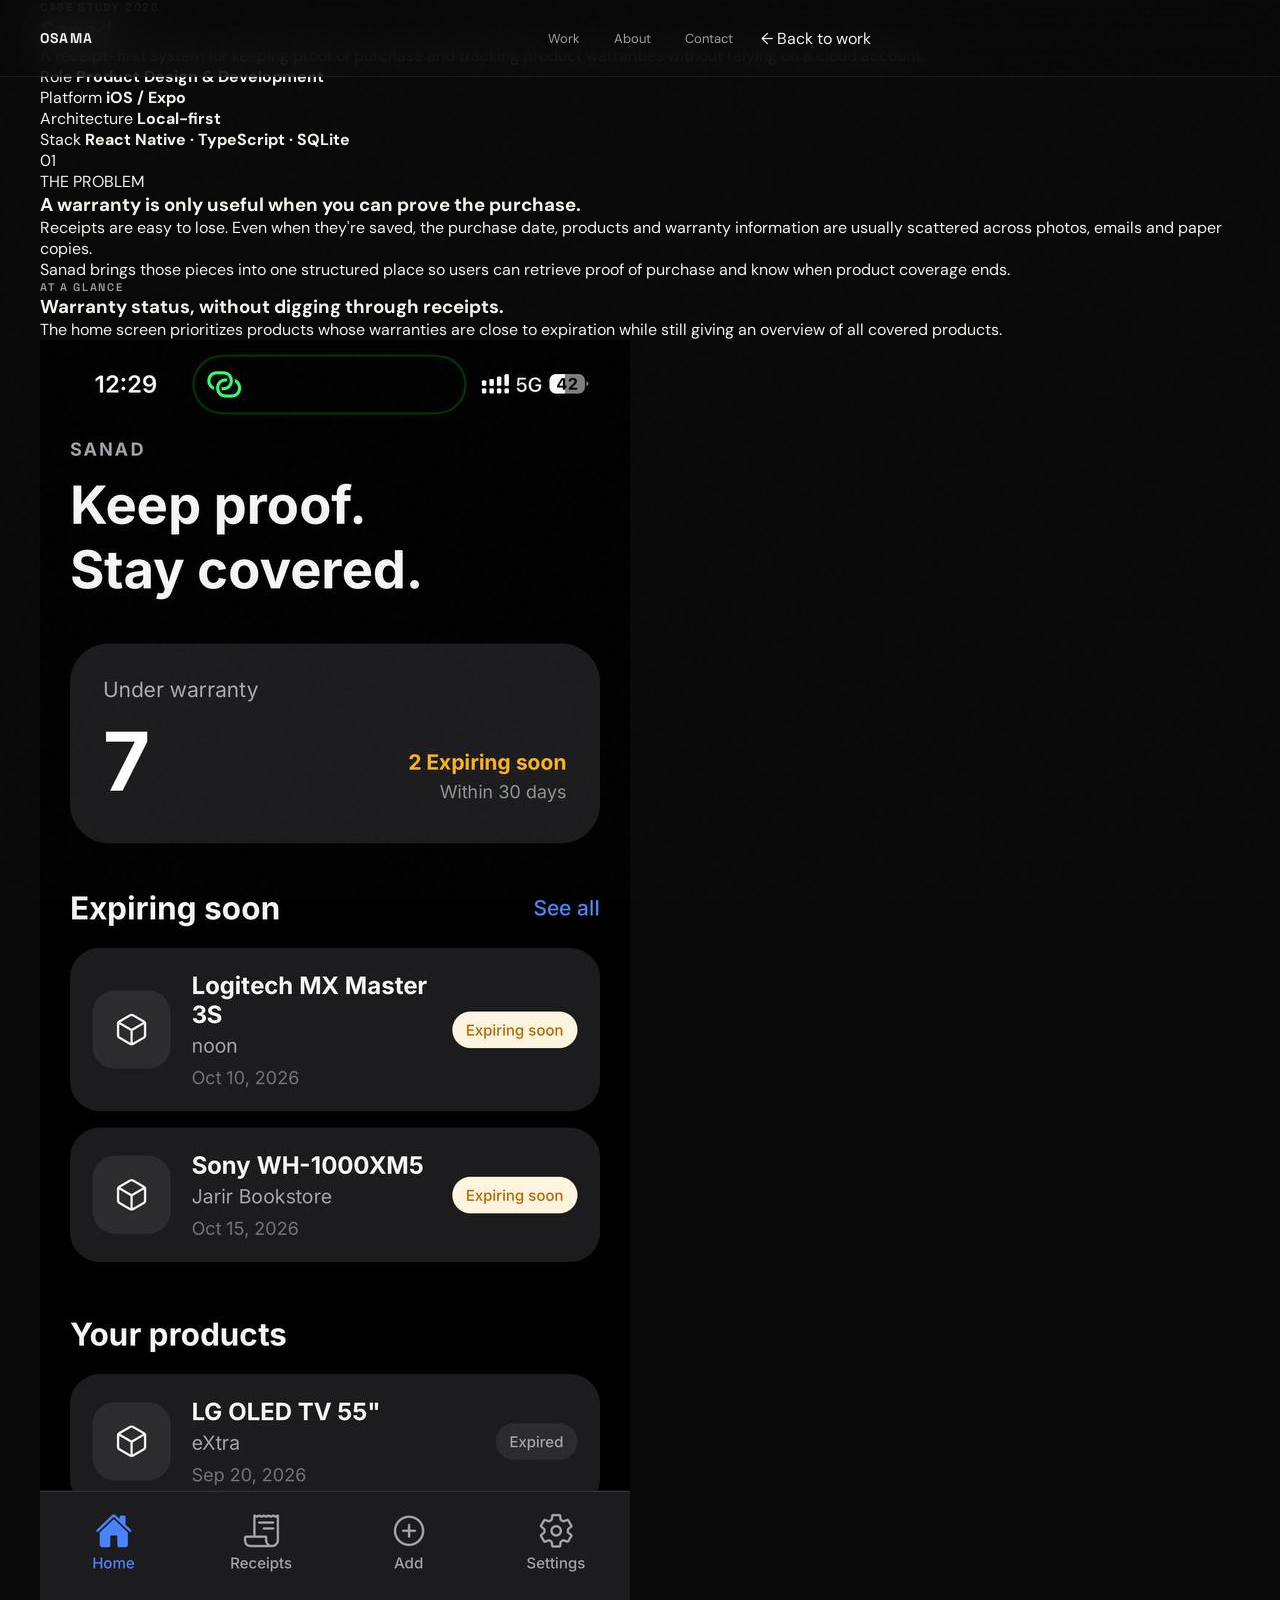
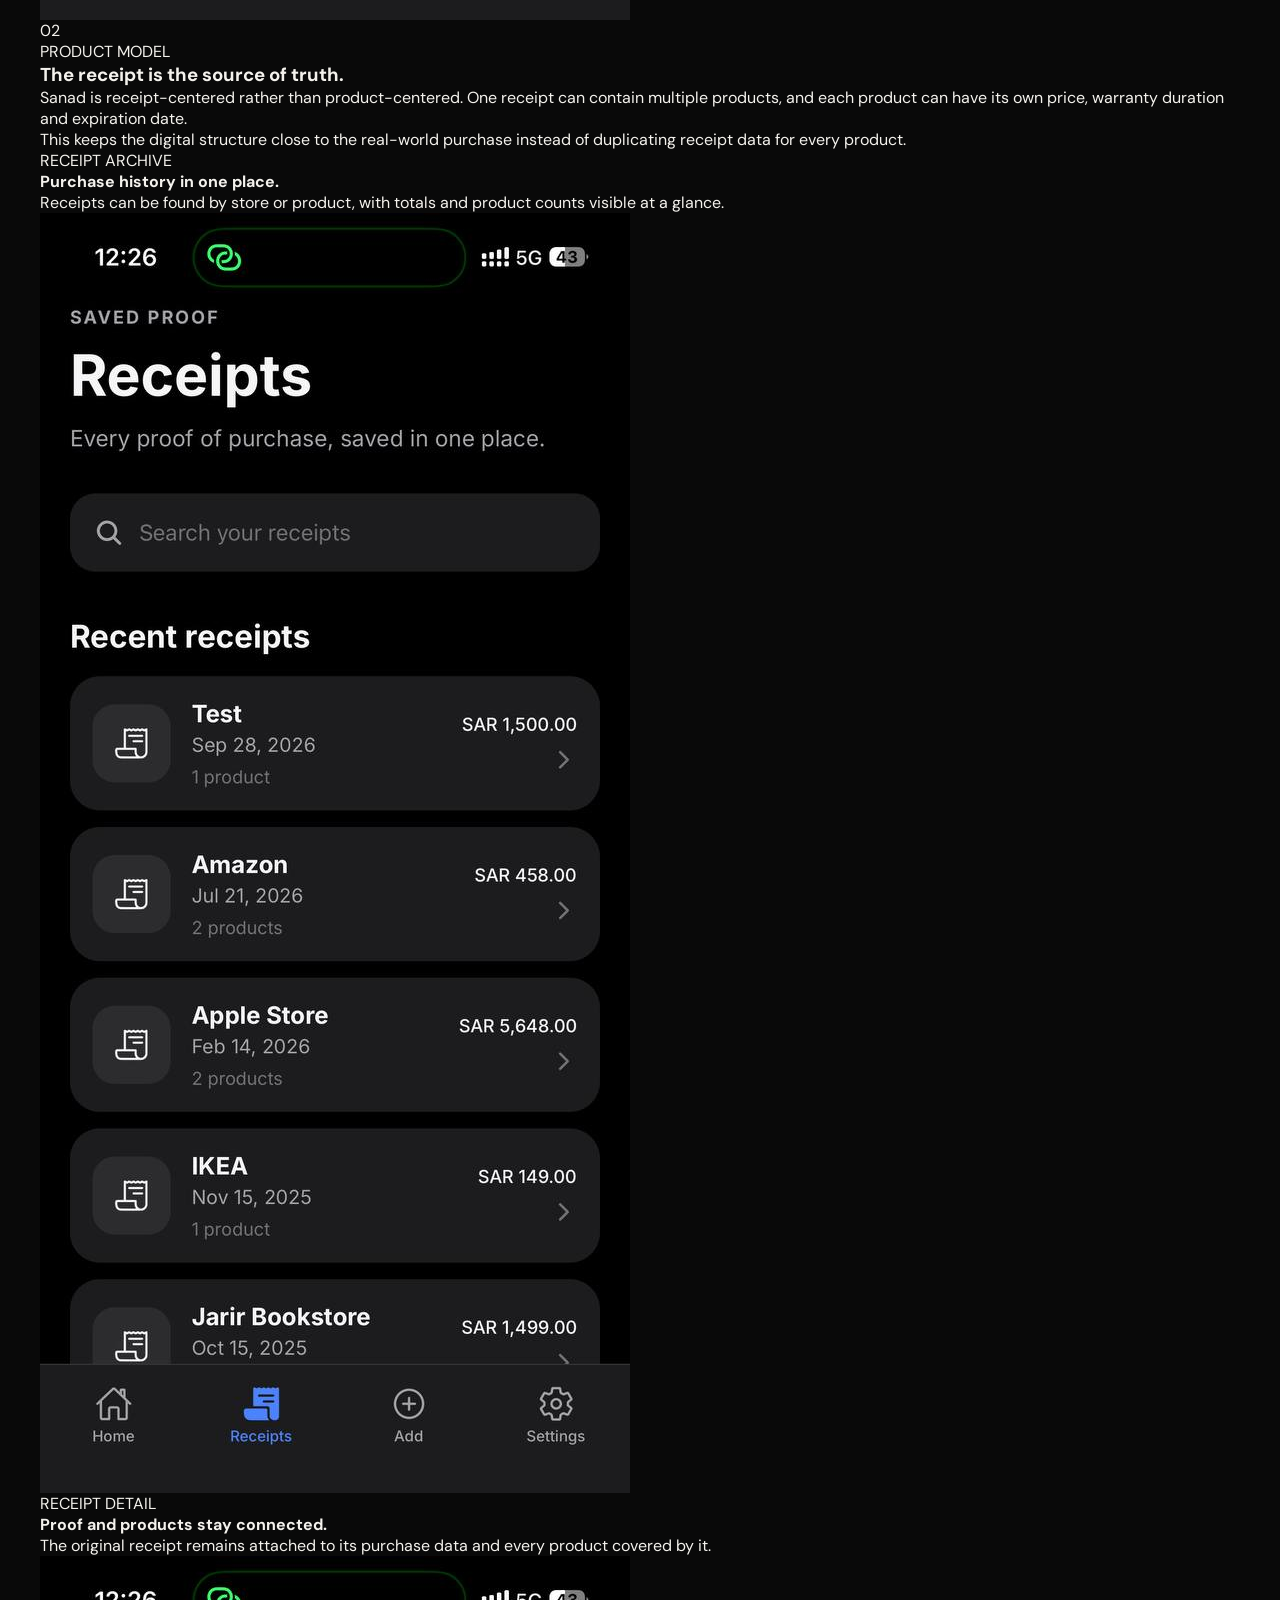
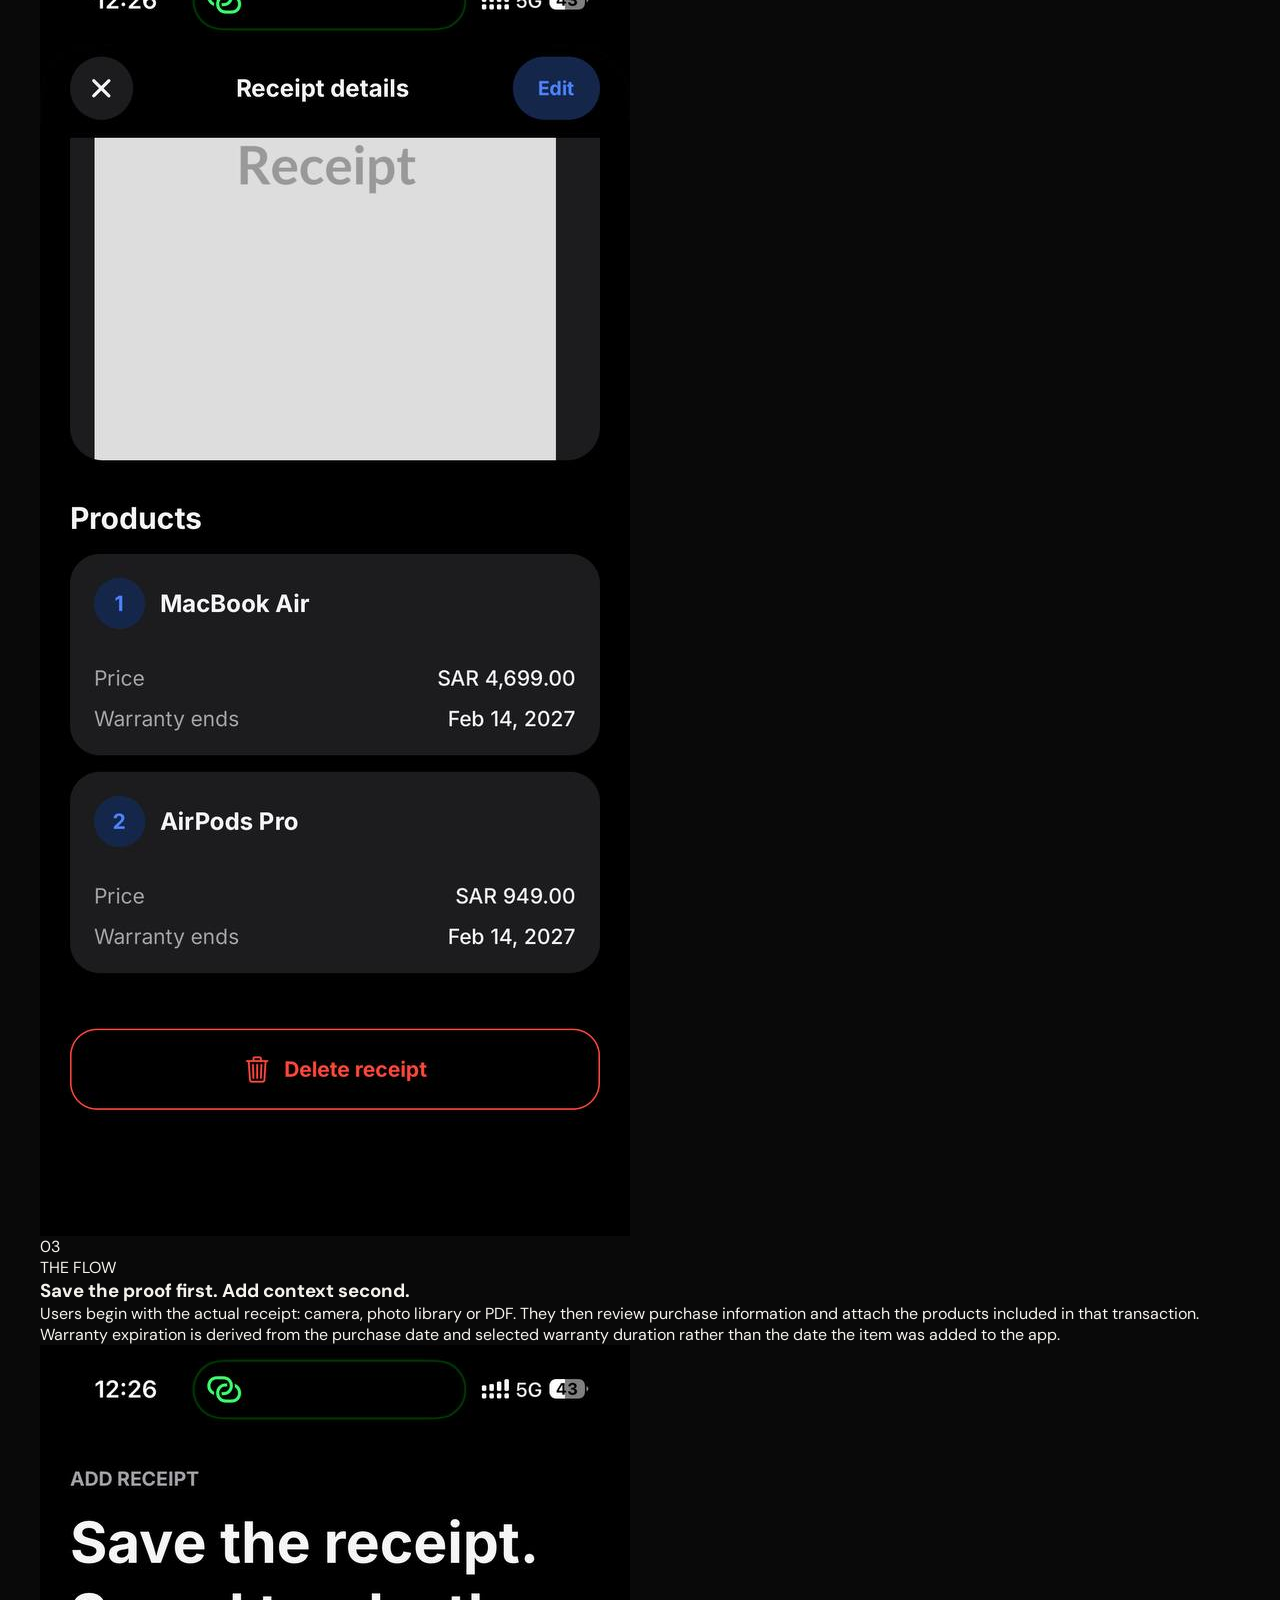
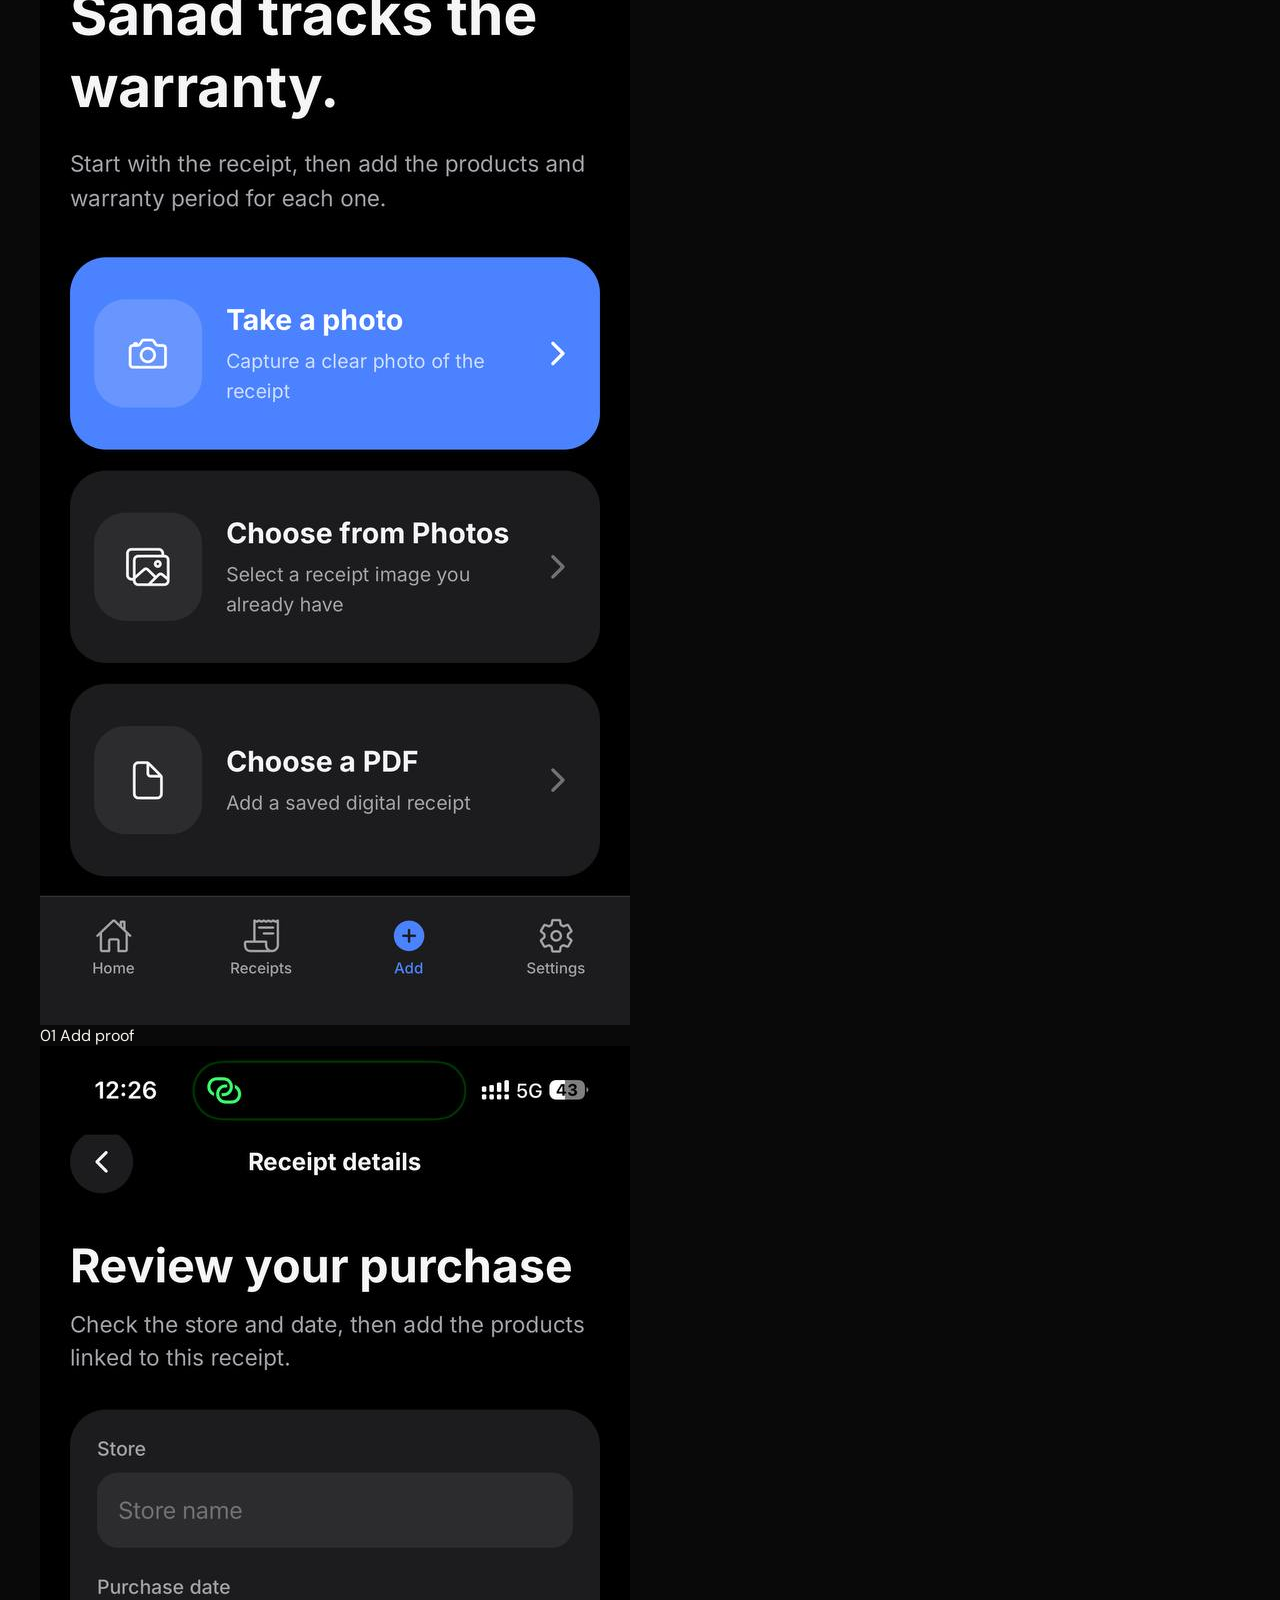
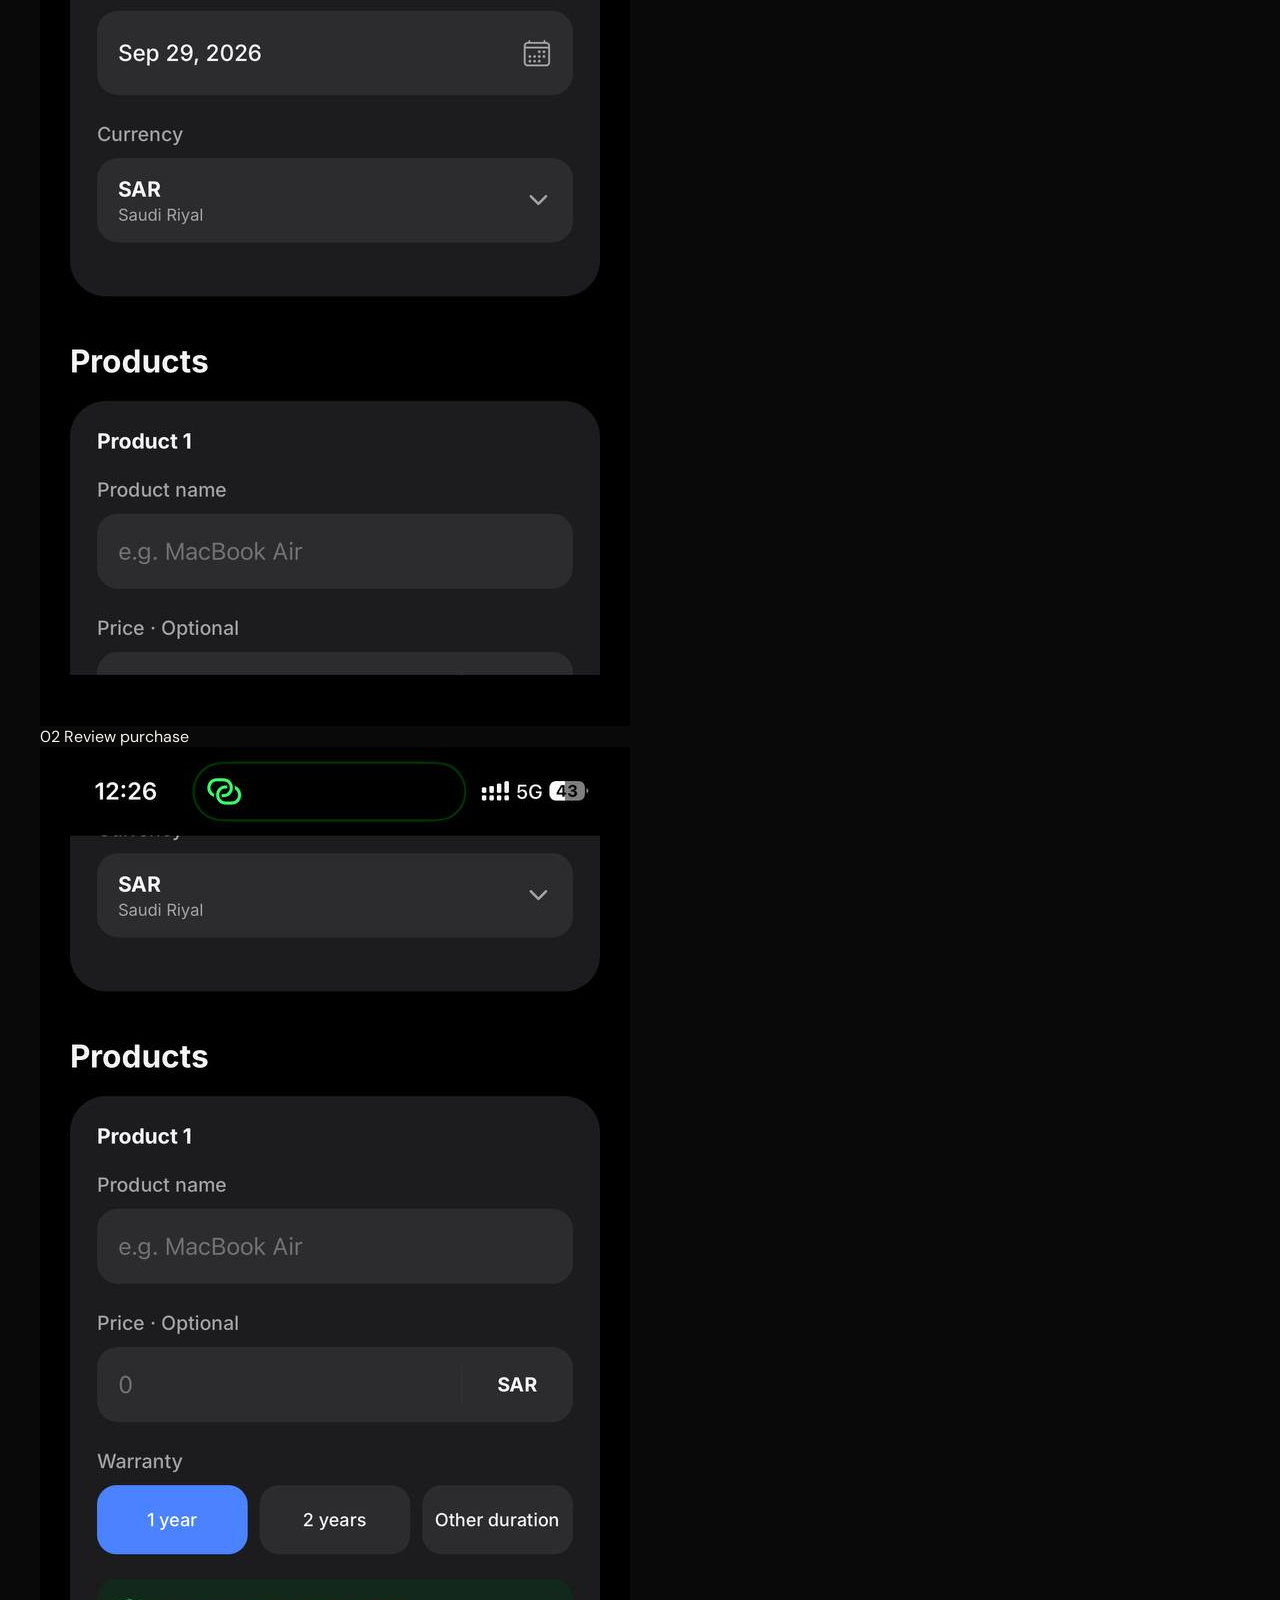
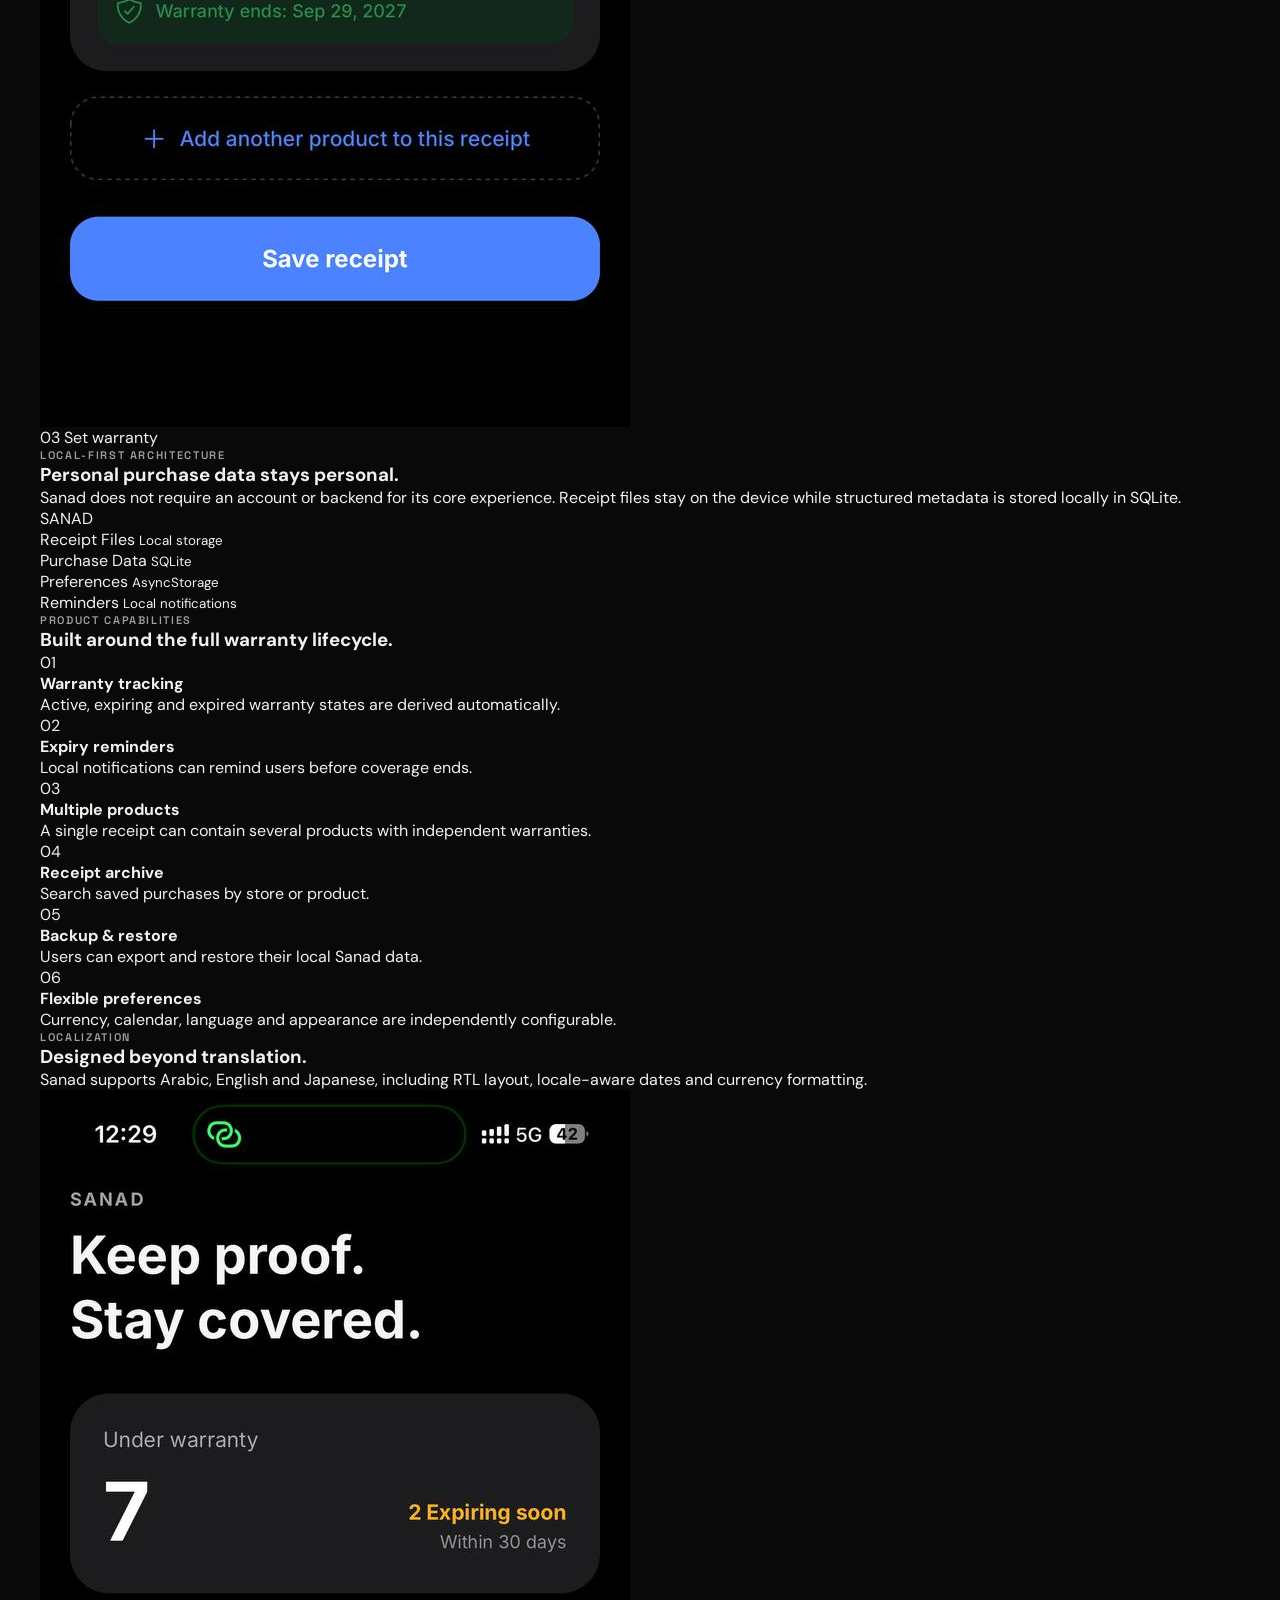
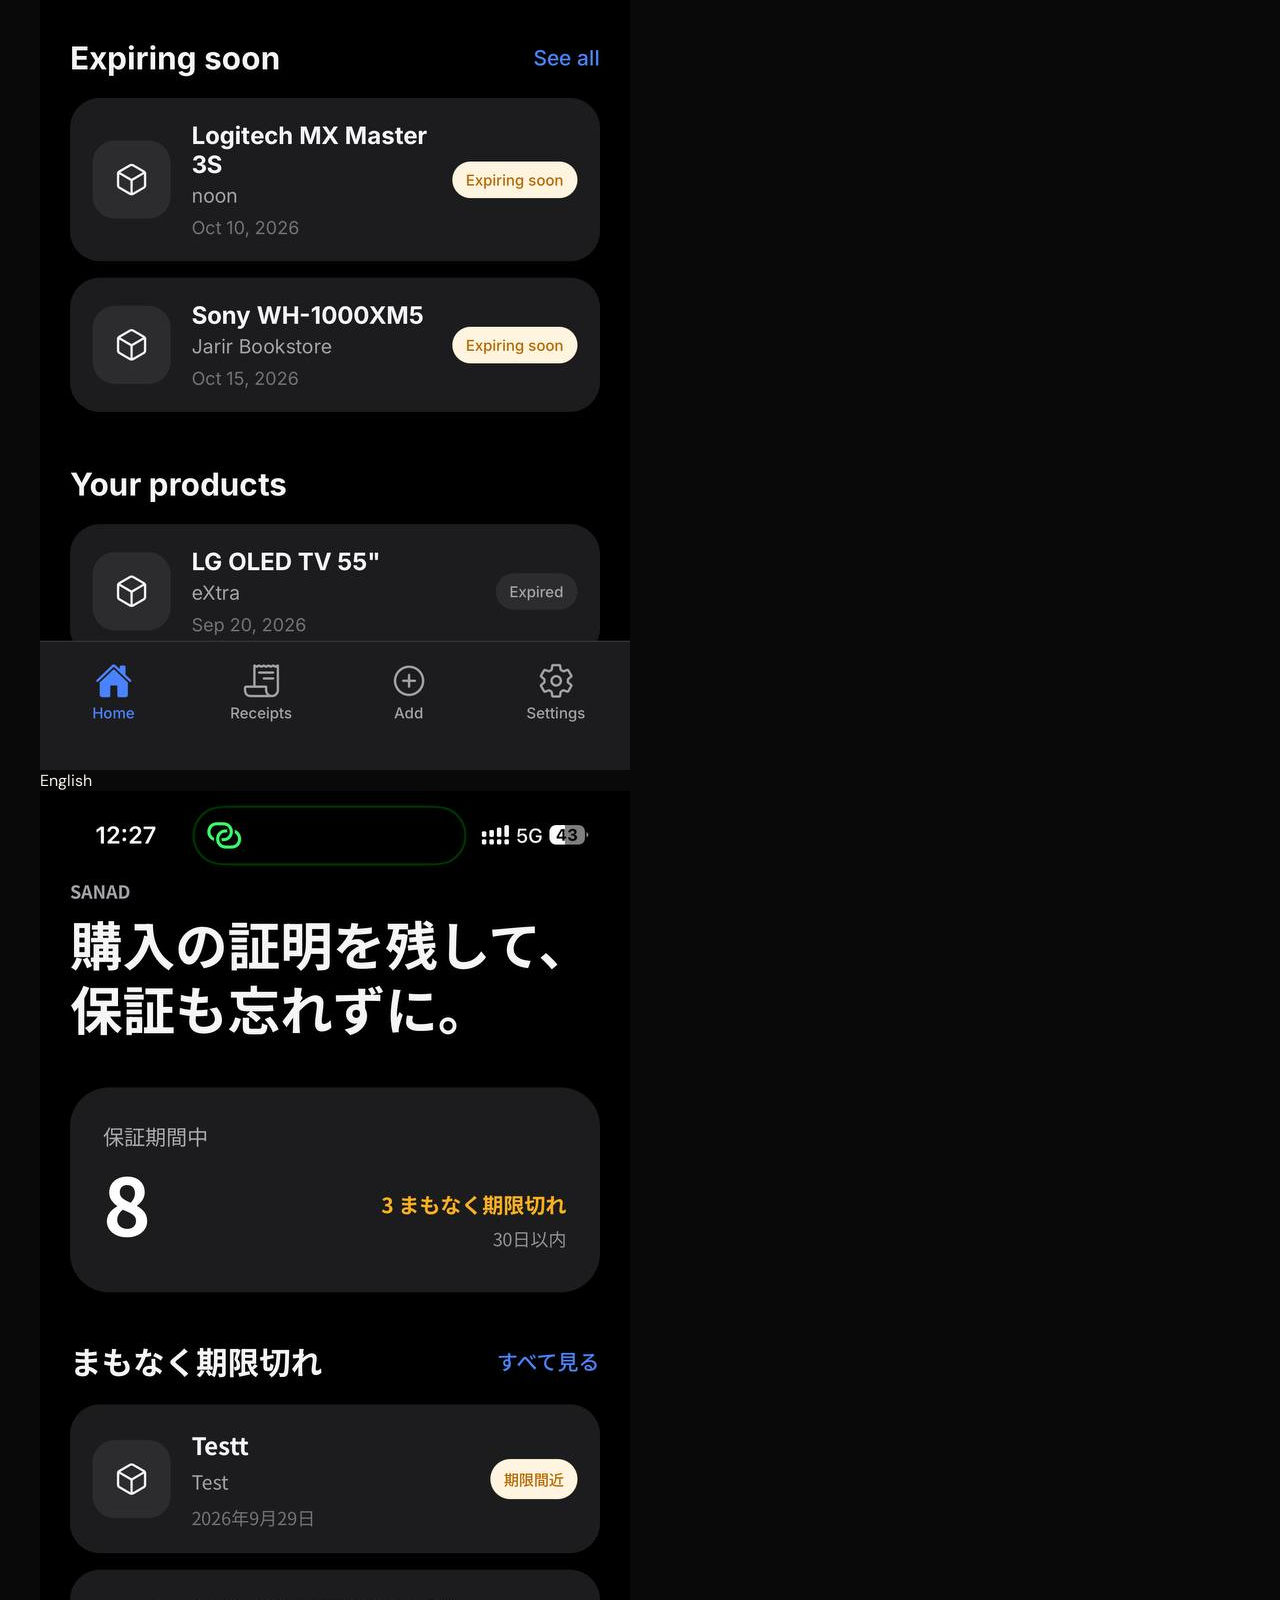
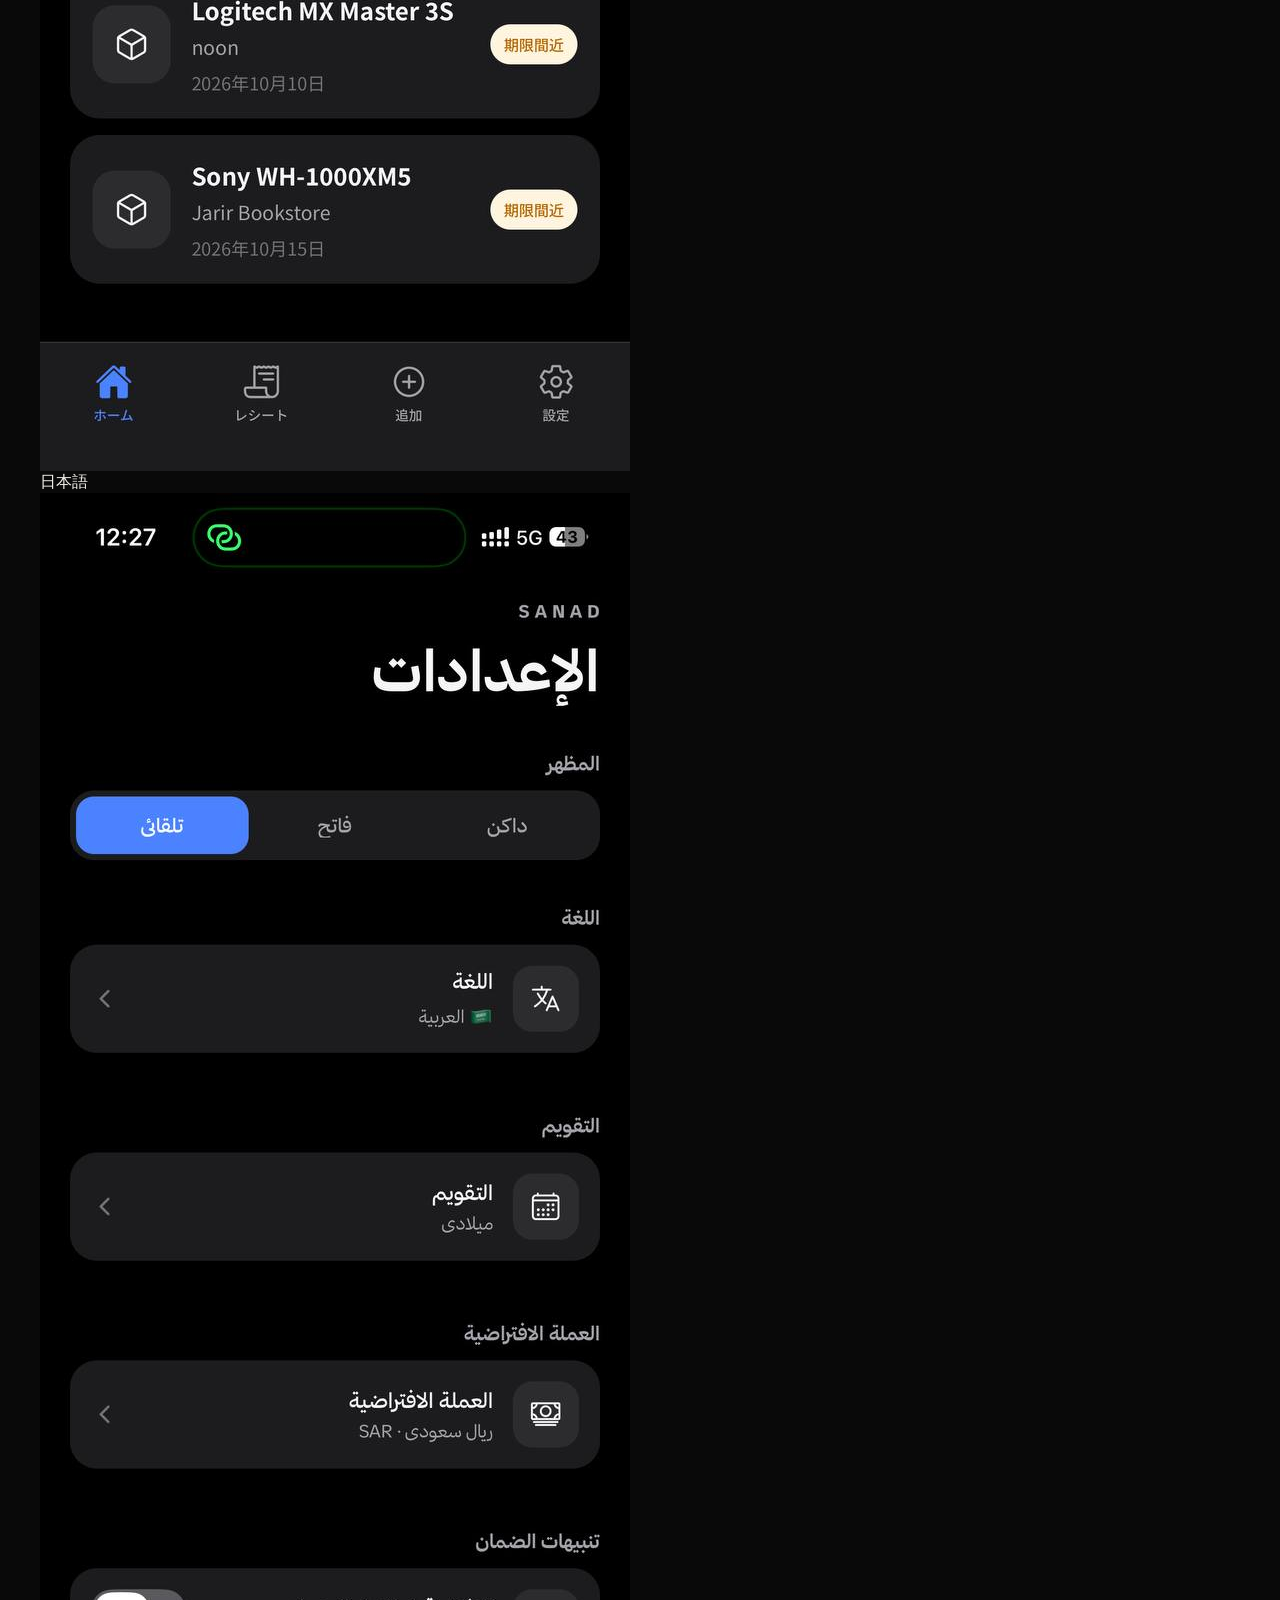
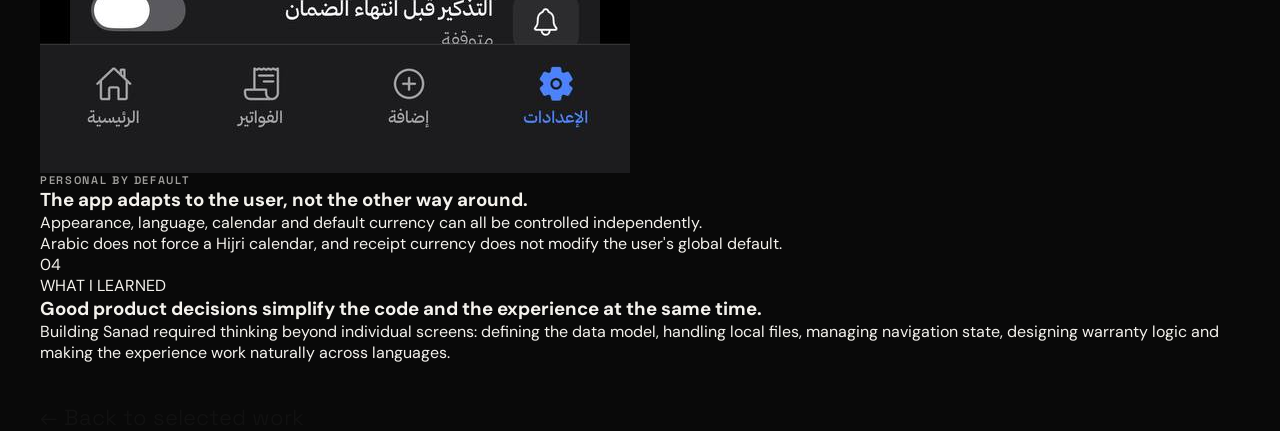
<file: sanad.html>
<!DOCTYPE html>
<html lang="en">

<head>
  <link rel="icon" type="image/png" sizes="32x32" href="icon.png">
  <link rel="apple-touch-icon" href="icon.png">
  <meta charset="UTF-8">

  <meta
    name="viewport"
    content="width=device-width, initial-scale=1.0"
  >

  <meta
    name="description"
    content="Sanad, A local-first receipt and warranty management app by Osama."
  >

  <meta
    name="theme-color"
    content="#f2f0ea"
  >

  <title>Sanad - Osama</title>

  <link
    rel="preconnect"
    href="https://fonts.googleapis.com"
  >

  <link
    rel="preconnect"
    href="https://fonts.gstatic.com"
    crossorigin
  >

  <link
    href="https://fonts.googleapis.com/css2?family=DM+Sans:wght@400;500;600;700&family=Space+Grotesk:wght@400;500;600;700&display=swap"
    rel="stylesheet"
  >

  <link
    rel="stylesheet"
    href="style.css"
  >
</head>

<body>

  <div class="noise"></div>


  <!-- Navigation -->

  <header class="site-header">

    <nav class="nav shell">

      <a
        href="index.html"
        class="brand"
      >
        OSAMA
      </a>


      <div class="nav-links">

        <a href="index.html#work">
          Work
        </a>

        <a href="index.html#about">
          About
        </a>

        <a href="index.html#contact">
          Contact
        </a>

      </div>


      <a
        href="index.html#work"
        class="nav-cta"
      >
        ← Back to work
      </a>

    </nav>

  </header>


  <main>

    <!-- Sanad Case Study -->

    <section class="case-study">

      <div class="shell">


        <!-- Header -->

        <header class="case-header reveal">

          <p class="eyebrow">
            CASE STUDY 2026
          </p>

          <h2>
            Sanad
          </h2>

          <p class="case-lead">
            A receipt-first system for keeping proof
            of purchase and tracking product
            warranties without relying on a cloud
            account.
          </p>

        </header>


        <!-- Facts -->

        <div class="case-facts reveal">

          <div>

            <span>
              Role
            </span>

            <strong>
              Product Design & Development
            </strong>

          </div>


          <div>

            <span>
              Platform
            </span>

            <strong>
              iOS / Expo
            </strong>

          </div>


          <div>

            <span>
              Architecture
            </span>

            <strong>
              Local-first
            </strong>

          </div>


          <div>

            <span>
              Stack
            </span>

            <strong>
              React Native · TypeScript · SQLite
            </strong>

          </div>

        </div>


        <!-- Problem -->

        <div class="case-grid story-block">

          <div class="story-label reveal">

            <span>
              01
            </span>

            <p>
              THE PROBLEM
            </p>

          </div>


          <div class="story-copy reveal">

            <h3>
              A warranty is only useful when you can
              prove the purchase.
            </h3>

            <p>
              Receipts are easy to lose. Even when
              they're saved, the purchase date,
              products and warranty information are
              usually scattered across photos,
              emails and paper copies.
            </p>

            <p>
              Sanad brings those pieces into one
              structured place so users can retrieve
              proof of purchase and know when product
              coverage ends.
            </p>

          </div>

        </div>


        <!-- Home -->

        <div class="wide-showcase reveal">

          <div class="showcase-copy">

            <p class="eyebrow">
              AT A GLANCE
            </p>

            <h3>
              Warranty status,
              without digging through receipts.
            </h3>

            <p>
              The home screen prioritizes products
              whose warranties are close to
              expiration while still giving an
              overview of all covered products.
            </p>

          </div>


          <div class="showcase-phone phone-frame">

            <div class="phone-island"></div>

            <img
              src="home.png"
              alt="Sanad warranty dashboard"
            >

          </div>

        </div>


        <!-- Product model -->

        <div class="case-grid story-block">

          <div class="story-label reveal">

            <span>
              02
            </span>

            <p>
              PRODUCT MODEL
            </p>

          </div>


          <div class="story-copy reveal">

            <h3>
              The receipt is the source of truth.
            </h3>

            <p>
              Sanad is receipt-centered rather than
              product-centered. One receipt can
              contain multiple products, and each
              product can have its own price,
              warranty duration and expiration date.
            </p>

            <p>
              This keeps the digital structure close
              to the real-world purchase instead of
              duplicating receipt data for every
              product.
            </p>

          </div>

        </div>


        <!-- Receipt screens -->

        <div class="screen-pair">

          <div class="screen-card reveal">

            <div class="screen-copy">

              <span>
                RECEIPT ARCHIVE
              </span>

              <h4>
                Purchase history in one place.
              </h4>

              <p>
                Receipts can be found by store or
                product, with totals and product
                counts visible at a glance.
              </p>

            </div>


            <div class="phone-frame small-phone">

              <div class="phone-island"></div>

              <img
                src="receipts.png"
                alt="Sanad receipt archive"
              >

            </div>

          </div>


          <div class="screen-card reveal">

            <div class="screen-copy">

              <span>
                RECEIPT DETAIL
              </span>

              <h4>
                Proof and products stay connected.
              </h4>

              <p>
                The original receipt remains attached
                to its purchase data and every product
                covered by it.
              </p>

            </div>


            <div class="phone-frame small-phone">

              <div class="phone-island"></div>

              <img
                src="details-products.png"
                alt="Products attached to a Sanad receipt"
              >

            </div>

          </div>

        </div>


        <!-- Flow -->

        <div class="case-grid story-block">

          <div class="story-label reveal">

            <span>
              03
            </span>

            <p>
              THE FLOW
            </p>

          </div>


          <div class="story-copy reveal">

            <h3>
              Save the proof first.
              Add context second.
            </h3>

            <p>
              Users begin with the actual receipt:
              camera, photo library or PDF. They then
              review purchase information and attach
              the products included in that
              transaction.
            </p>

            <p>
              Warranty expiration is derived from the
              purchase date and selected warranty
              duration rather than the date the item
              was added to the app.
            </p>

          </div>

        </div>


        <!-- Add flow -->

        <div class="triple-gallery">

          <div class="gallery-item reveal">

            <div class="phone-frame gallery-phone">

              <div class="phone-island"></div>

              <img
                src="add.png"
                alt="Add receipt screen in Sanad"
              >

            </div>

            <p>
              01 Add proof
            </p>

          </div>


          <div class="gallery-item reveal">

            <div class="phone-frame gallery-phone">

              <div class="phone-island"></div>

              <img
                src="setup-top.png"
                alt="Receipt purchase information screen"
              >

            </div>

            <p>
              02 Review purchase
            </p>

          </div>


          <div class="gallery-item reveal">

            <div class="phone-frame gallery-phone">

              <div class="phone-island"></div>

              <img
                src="setup-warranty.png"
                alt="Warranty duration selection screen"
              >

            </div>

            <p>
              03 Set warranty
            </p>

          </div>

        </div>


        <!-- Architecture -->

        <div class="architecture-block">

          <div class="architecture-copy reveal">

            <p class="eyebrow">
              LOCAL-FIRST ARCHITECTURE
            </p>

            <h3>
              Personal purchase data stays personal.
            </h3>

            <p>
              Sanad does not require an account or
              backend for its core experience.
              Receipt files stay on the device while
              structured metadata is stored locally
              in SQLite.
            </p>

          </div>


          <div class="architecture-diagram reveal">

            <div class="architecture-node primary-node">
              SANAD
            </div>

            <div class="architecture-line"></div>

            <div class="architecture-children">

              <div class="architecture-node">
                Receipt Files

                <small>
                  Local storage
                </small>
              </div>


              <div class="architecture-node">
                Purchase Data

                <small>
                  SQLite
                </small>
              </div>


              <div class="architecture-node">
                Preferences

                <small>
                  AsyncStorage
                </small>
              </div>


              <div class="architecture-node">
                Reminders

                <small>
                  Local notifications
                </small>
              </div>

            </div>

          </div>

        </div>


        <!-- Features -->

        <div class="features-section">

          <div class="features-title reveal">

            <p class="eyebrow">
              PRODUCT CAPABILITIES
            </p>

            <h3>
              Built around the full warranty lifecycle.
            </h3>

          </div>


          <div class="feature-grid">

            <article class="feature reveal">

              <span>
                01
              </span>

              <h4>
                Warranty tracking
              </h4>

              <p>
                Active, expiring and expired warranty
                states are derived automatically.
              </p>

            </article>


            <article class="feature reveal">

              <span>
                02
              </span>

              <h4>
                Expiry reminders
              </h4>

              <p>
                Local notifications can remind users
                before coverage ends.
              </p>

            </article>


            <article class="feature reveal">

              <span>
                03
              </span>

              <h4>
                Multiple products
              </h4>

              <p>
                A single receipt can contain several
                products with independent warranties.
              </p>

            </article>


            <article class="feature reveal">

              <span>
                04
              </span>

              <h4>
                Receipt archive
              </h4>

              <p>
                Search saved purchases by store or
                product.
              </p>

            </article>


            <article class="feature reveal">

              <span>
                05
              </span>

              <h4>
                Backup & restore
              </h4>

              <p>
                Users can export and restore their
                local Sanad data.
              </p>

            </article>


            <article class="feature reveal">

              <span>
                06
              </span>

              <h4>
                Flexible preferences
              </h4>

              <p>
                Currency, calendar, language and
                appearance are independently
                configurable.
              </p>

            </article>

          </div>

        </div>


        <!-- Localization -->

        <div class="localization">

          <div class="localization-copy reveal">

            <p class="eyebrow">
              LOCALIZATION
            </p>

            <h3>
              Designed beyond translation.
            </h3>

            <p>
              Sanad supports Arabic, English and
              Japanese, including RTL layout,
              locale-aware dates and currency
              formatting.
            </p>

          </div>


          <div class="language-phones">

            <div class="phone-frame language-phone reveal">

              <div class="phone-island"></div>

              <img
                src="home.png"
                alt="Sanad English interface"
              >

              <span>
                English
              </span>

            </div>


            <div class="phone-frame language-phone reveal">

              <div class="phone-island"></div>

              <img
                src="japanese.png"
                alt="Sanad Japanese interface"
              >

              <span>
                日本語
              </span>

            </div>

          </div>

        </div>


        <!-- Settings -->

        <div class="settings-showcase">

          <div class="settings-phone phone-frame reveal">

            <div class="phone-island"></div>

            <img
              src="settings.png"
              alt="Sanad settings screen"
            >

          </div>


          <div class="settings-copy reveal">

            <p class="eyebrow">
              PERSONAL BY DEFAULT
            </p>

            <h3>
              The app adapts to the user,
              not the other way around.
            </h3>

            <p>
              Appearance, language, calendar and
              default currency can all be controlled
              independently.
            </p>

            <p>
              Arabic does not force a Hijri calendar,
              and receipt currency does not modify the
              user's global default.
            </p>

          </div>

        </div>


        <!-- Reflection -->

        <div class="case-grid story-block final-story">

          <div class="story-label reveal">

            <span>
              04
            </span>

            <p>
              WHAT I LEARNED
            </p>

          </div>


          <div class="story-copy reveal">

            <h3>
              Good product decisions simplify the
              code and the experience at the same
              time.
            </h3>

            <p>
              Building Sanad required thinking beyond
              individual screens: defining the data
              model, handling local files, managing
              navigation state, designing warranty
              logic and making the experience work
              naturally across languages.
            </p>

          </div>

        </div>


        <!-- Bottom back -->

        <div
          style="
            padding-top: 40px;
            display: flex;
            justify-content: space-between;
            align-items: center;
          "
        >

          <a
            href="index.html#work"
            style="
              color: #111;
              font-family: 'Space Grotesk', sans-serif;
              font-size: 22px;
            "
          >
            ← Back to selected work
          </a>

        </div>

      </div>

    </section>

  </main>


  <script src="script.js"></script>

</body>
</html>
</file>
<file: style.css>
:root {
  --bg: #090909;
  --surface: #121212;
  --surface-2: #181818;
  --text: #f4f2ed;
  --muted: #a09f9c;
  --faint: #7a7a77;
  --line: rgba(255, 255, 255, 0.12);
  --line-strong: rgba(255, 255, 255, 0.2);

  --accent: #6f8fff;

  --sanad-1: #4468e8;
  --sanad-2: #7894ff;

  --mithaq: #b7ff56;

  --silah-bg: #e9f0ea;
  --silah-dark: #0c2f23;
  --silah-green: #087547;
  --silah-muted: #567066;

  --header-height: 76px;
  --radius-lg: 34px;

  --ease: cubic-bezier(0.22, 1, 0.36, 1);
}

* {
  box-sizing: border-box;
  margin: 0;
  padding: 0;
}

html {
  scroll-behavior: smooth;
  scroll-padding-top: calc(var(--header-height) + 24px);
}

body {
  min-width: 320px;
  background: var(--bg);
  color: var(--text);
  font-family:
    "DM Sans",
    system-ui,
    -apple-system,
    BlinkMacSystemFont,
    "Segoe UI",
    sans-serif;

  text-rendering: optimizeLegibility;
  -webkit-font-smoothing: antialiased;
  overflow-x: clip;
}

body.menu-open {
  overflow: hidden;
}

::selection {
  background: var(--accent);
  color: #fff;
}

a {
  color: inherit;
  text-decoration: none;
}

button,
a {
  -webkit-tap-highlight-color: transparent;
  touch-action: manipulation;
}

button {
  font: inherit;
}

img {
  display: block;
  max-width: 100%;
}

:focus-visible {
  outline: 3px solid var(--accent);
  outline-offset: 4px;
}

.shell {
  width: min(100%, 1520px);
  margin-inline: auto;
  padding-inline: clamp(20px, 4vw, 40px);
}

.skip-link {
  position: fixed;
  top: 12px;
  left: 12px;
  z-index: 1000;

  padding: 10px 14px;

  border-radius: 10px;

  background: var(--text);
  color: var(--bg);

  font-weight: 700;

  transform: translateY(-160%);

  transition: transform 0.2s ease;
}

.skip-link:focus {
  transform: translateY(0);
}

.noise {
  position: fixed;
  inset: 0;
  z-index: 999;

  pointer-events: none;

  opacity: 0.025;

  background-image:
    url("data:image/svg+xml,%3Csvg viewBox='0 0 180 180' xmlns='http://www.w3.org/2000/svg'%3E%3Cfilter id='n'%3E%3CfeTurbulence type='fractalNoise' baseFrequency='.85' numOctaves='3' stitchTiles='stitch'/%3E%3C/filter%3E%3Crect width='100%25' height='100%25' filter='url(%23n)' opacity='.75'/%3E%3C/svg%3E");
}

.eyebrow {
  color: var(--muted);

  font-family: "Space Grotesk", sans-serif;
  font-size: 11px;
  font-weight: 600;

  letter-spacing: 0.15em;
  text-transform: uppercase;
}

/* Header */

.site-header {
  position: fixed;
  inset: 0 0 auto;
  z-index: 100;

  border-bottom: 1px solid rgba(255, 255, 255, 0.065);

  background: rgba(9, 9, 9, 0.76);

  backdrop-filter: blur(18px);
  -webkit-backdrop-filter: blur(18px);
}

.nav {
  min-height: var(--header-height);

  display: grid;
  grid-template-columns: 1fr auto 1fr;
  align-items: center;

  gap: 28px;
}

.brand {
  width: max-content;

  font-family: "Space Grotesk", sans-serif;
  font-size: 14px;
  font-weight: 700;

  letter-spacing: 0.085em;
}

.nav-links {
  display: flex;
  align-items: center;

  gap: 34px;
}

.nav-links a {
  position: relative;

  padding: 10px 0;

  color: var(--muted);

  font-size: 13px;

  transition: color 0.2s ease;
}

.nav-links a::after {
  content: "";

  position: absolute;
  right: 0;
  bottom: 4px;
  left: 0;

  height: 1px;

  background: currentColor;

  transform: scaleX(0);
  transform-origin: right;

  transition: transform 0.28s var(--ease);
}

.nav-links a:hover,
.nav-links a[aria-current="location"] {
  color: var(--text);
}

.nav-links a:hover::after,
.nav-links a[aria-current="location"]::after {
  transform: scaleX(1);
  transform-origin: left;
}

.menu-button {
  display: none;

  justify-self: end;

  width: 44px;
  height: 44px;

  border: 1px solid var(--line);
  border-radius: 999px;

  background: transparent;
  color: var(--text);

  cursor: pointer;

  align-items: center;
  justify-content: center;
  flex-direction: column;

  gap: 6px;
}

.menu-button span {
  display: block;

  width: 17px;
  height: 1px;

  background: currentColor;

  transition: transform 0.3s var(--ease);
}

.mobile-menu {
  display: none;
}

/* Hero */

.hero {
  min-height: 100svh;
  min-height: 100dvh;

  padding-top:
    calc(
      var(--header-height) +
      clamp(28px, 6vh, 74px)
    );

  padding-bottom:
    clamp(28px, 5vh, 58px);

  display: grid;
  grid-template-rows: auto 1fr auto;

  gap: clamp(36px, 6vh, 76px);
}

.hero-meta {
  display: flex;
  justify-content: space-between;

  gap: 24px;

  color: var(--faint);

  font-size: 10px;

  letter-spacing: 0.12em;
  text-transform: uppercase;
}

.hero-main {
  align-self: center;

  max-width: 1320px;

  padding-block:
    clamp(20px, 4vh, 48px);
}

.hero-main .eyebrow {
  margin-bottom:
    clamp(22px, 3vw, 34px);
}

.hero h1 {
  max-width: 1300px;

  font-family: "Space Grotesk", sans-serif;

  font-size:
    clamp(64px, 9.4vw, 150px);

  font-weight: 500;

  line-height: 0.91;

  letter-spacing: -0.07em;

  text-wrap: balance;
}

.hero-footer {
  display: flex;
  align-items: flex-end;
  justify-content: space-between;

  gap: 40px;
}

.hero-footer p {
  max-width: 600px;

  color: var(--muted);

  font-size:
    clamp(15px, 1.3vw, 18px);

  line-height: 1.65;
}

.scroll-button {
  flex: 0 0 auto;

  width: 68px;
  height: 68px;

  border: 1px solid var(--line-strong);
  border-radius: 50%;

  display: grid;
  place-items: center;

  font-size: 24px;

  transition:
    transform 0.28s var(--ease),
    background 0.2s ease,
    color 0.2s ease;
}

#projects {
  scroll-margin-top:
    calc(var(--header-height) + 18px);
}

/* Sections */

.work-section,
.about-section,
.contact-section {
  padding-block:
    clamp(96px, 10vw, 150px);

  border-top: 1px solid var(--line);
}

.section-heading {
  margin-bottom:
    clamp(50px, 6vw, 86px);

  display: grid;
  grid-template-columns:
    110px minmax(0, 1fr);

  gap: 34px;
}

.section-kicker {
  display: flex;
  align-items: flex-start;

  gap: 18px;

  padding-top: 10px;
}

.section-number {
  color: var(--faint);

  font-size: 11px;
}

.section-title-row {
  display: flex;
  align-items: flex-end;
  justify-content: space-between;

  gap: 40px;
}

.section-title-row h2 {
  max-width: 940px;

  font-family: "Space Grotesk", sans-serif;

  font-size:
    clamp(46px, 6vw, 86px);

  font-weight: 500;

  line-height: 0.98;

  letter-spacing: -0.055em;

  text-wrap: balance;
}

.project-count {
  padding-bottom: 7px;

  color: var(--faint);

  font-family: "Space Grotesk", sans-serif;

  font-size: 10px;

  letter-spacing: 0.13em;

  white-space: nowrap;
}

/* Featured Silah */

.featured-project {
  position: relative;

  min-height: 640px;

  overflow: hidden;

  border: 1px solid rgba(255, 255, 255, 0.11);
  border-radius: var(--radius-lg);

  display: grid;
  grid-template-columns:
    minmax(320px, 0.8fr)
    minmax(0, 1.2fr);

  margin-bottom:
    clamp(18px, 2vw, 26px);

  isolation: isolate;
}

.featured-project--silah {
  background:
    radial-gradient(
      circle at 86% 12%,
      rgba(10, 116, 71, 0.14),
      transparent 34%
    ),
    var(--silah-bg);

  color: var(--silah-dark);
}

.featured-project-copy {
  position: relative;
  z-index: 5;

  padding:
    clamp(32px, 5vw, 68px);

  display: flex;
  flex-direction: column;
}

.featured-project-top {
  display: flex;
  align-items: center;
  justify-content: space-between;

  gap: 18px;

  margin-bottom:
    clamp(28px, 4vw, 56px);

  color: rgba(12, 47, 35, 0.56);

  font-family: "Space Grotesk", sans-serif;

  font-size: 10px;

  letter-spacing: 0.13em;
  text-transform: uppercase;
}

.featured-project-type {
  display: inline-flex;
  align-items: center;

  gap: 8px;
}

.featured-project-type::before {
  content: "";

  width: 6px;
  height: 6px;

  border-radius: 50%;

  background: var(--silah-green);
}

.featured-project-tags {
  display: flex;
  flex-wrap: wrap;

  gap: 8px;

  margin-bottom: 22px;
}

.featured-project-tags span {
  padding: 7px 11px;

  border: 1px solid rgba(12, 47, 35, 0.14);
  border-radius: 999px;

  background: rgba(255, 255, 255, 0.44);

  color: rgba(12, 47, 35, 0.74);

  font-size: 10px;
  font-weight: 600;
}

.featured-project h3 {
  font-family: "Space Grotesk", sans-serif;

  font-size:
    clamp(76px, 8vw, 128px);

  font-weight: 600;

  line-height: 0.82;

  letter-spacing: -0.075em;

  text-transform: uppercase;
}

.featured-project-lead {
  max-width: 500px;

  margin-top: 28px;

  font-size:
    clamp(17px, 1.55vw, 22px);

  line-height: 1.55;
}

.featured-project-note {
  max-width: 510px;

  margin-top: 16px;

  color: var(--silah-muted);

  font-size: 14px;

  line-height: 1.7;
}

.featured-project-actions {
  display: flex;
  flex-wrap: wrap;

  gap: 10px;

  margin-top: auto;
  padding-top: 44px;
}

.project-action {
  min-height: 48px;

  padding-inline: 18px;

  border-radius: 999px;

  display: inline-flex;
  align-items: center;
  justify-content: center;

  gap: 12px;

  font-size: 13px;
  font-weight: 700;

  transition:
    transform 0.3s var(--ease),
    background 0.2s ease,
    color 0.2s ease,
    border-color 0.2s ease;
}

.project-action--primary {
  background: var(--silah-dark);
  color: #fff;
}

.project-action--secondary {
  border: 1px solid rgba(12, 47, 35, 0.22);

  color: var(--silah-dark);
}

.silah-feature-visual {
  position: relative;

  min-width: 0;
  min-height: 640px;

  overflow: hidden;

  isolation: isolate;
}

.silah-visual-glow {
  position: absolute;

  top: 5%;
  left: 10%;

  width: 70%;
  aspect-ratio: 1;

  border-radius: 50%;

  background:
    rgba(8, 117, 71, 0.12);

  filter: blur(80px);
}

.silah-desktop-frame {
  position: absolute;

  z-index: 2;

  top: 12%;
  right: -4%;

  width: min(92%, 920px);

  overflow: hidden;

  border: 1px solid rgba(12, 47, 35, 0.13);
  border-radius: 19px;

  background: #fff;

  box-shadow:
    0 36px 90px
    rgba(35, 63, 51, 0.18);

  transform: rotate(1deg);

  transition:
    transform 0.55s var(--ease);
}

.browser-bar {
  height: 34px;

  padding-inline: 13px;

  display: flex;
  align-items: center;

  gap: 6px;

  background: #f2f4f1;

  border-bottom:
    1px solid rgba(12, 47, 35, 0.08);
}

.browser-bar span {
  width: 7px;
  height: 7px;

  border-radius: 50%;

  background: rgba(12, 47, 35, 0.18);
}

.silah-desktop-frame img {
  width: 100%;
  height: auto;
}

.silah-phone-frame {
  position: absolute;

  z-index: 4;

  right: 9%;
  bottom: -13%;

  width:
    clamp(190px, 23vw, 300px);

  overflow: hidden;

  border:
    clamp(5px, 0.6vw, 8px)
    solid #101413;

  border-radius:
    clamp(30px, 3vw, 46px);

  background: #101413;

  box-shadow:
    0 38px 85px
    rgba(10, 40, 29, 0.3);

  transform: rotate(-3deg);

  transition:
    transform 0.55s var(--ease);
}

.silah-phone-speaker {
  position: absolute;

  z-index: 2;

  top: 8px;
  left: 50%;

  width: 29%;
  height: 14px;

  border-radius: 999px;

  background: #090b0b;

  transform: translateX(-50%);
}

.silah-phone-frame img {
  width: 100%;
  height: auto;
}

.silah-visual-label {
  position: absolute;

  z-index: 6;

  right: 32px;
  top: 28px;

  color: rgba(12, 47, 35, 0.48);

  font-family: "Space Grotesk", sans-serif;

  font-size: 9px;

  letter-spacing: 0.14em;
}

/* Secondary projects */

.secondary-project-grid {
  display: grid;

  grid-template-columns:
    repeat(
      2,
      minmax(0, 1fr)
    );

  gap:
    clamp(18px, 2vw, 26px);

  align-items: stretch;
}

.project-card {
  container-type: inline-size;
  container-name: project-card;

  min-width: 0;

  overflow: hidden;

  border: 1px solid var(--line);
  border-radius: var(--radius-lg);

  display: grid;
  grid-template-rows:
    minmax(300px, 1fr)
    auto;

  isolation: isolate;

  transform: translateZ(0);

  transition:
    transform 0.42s var(--ease),
    border-color 0.25s ease,
    box-shadow 0.42s ease;
}

.project-card--sanad {
  background: #314aa9;
}

.project-card--mithaq {
  background: #0b0f0c;
}

.project-visual {
  position: relative;

  min-height:
    clamp(330px, 58cqw, 430px);

  overflow: hidden;

  isolation: isolate;
}

.project-visual::after {
  content: "";

  position: absolute;
  inset: auto 0 0;

  z-index: 4;

  height: 34%;

  pointer-events: none;
}

.project-visual--sanad {
  background:
    radial-gradient(
      circle at 18% 12%,
      rgba(255, 255, 255, 0.12),
      transparent 34%
    ),
    linear-gradient(
      145deg,
      var(--sanad-1),
      var(--sanad-2)
    );
}

.project-visual--sanad::after {
  background:
    linear-gradient(
      to bottom,
      rgba(49, 74, 169, 0),
      #314aa9 92%
    );
}

.project-visual--mithaq {
  background:
    radial-gradient(
      circle at 82% 8%,
      rgba(183, 255, 86, 0.12),
      transparent 38%
    ),
    #0b0f0c;
}

.project-visual--mithaq::after {
  background:
    linear-gradient(
      to bottom,
      rgba(11, 15, 12, 0),
      #0b0f0c 94%
    );
}

.sanad-word {
  position: absolute;

  z-index: 1;

  top: 19%;
  left: -4%;

  color:
    rgba(255, 255, 255, 0.10);

  font-family:
    "Space Grotesk", sans-serif;

  font-size:
    clamp(118px, 30cqw, 220px);

  font-weight: 700;

  line-height: 0.8;

  letter-spacing: -0.085em;

  white-space: nowrap;
}

.phone-mockup {
  position: absolute;

  z-index: 2;

  bottom: -30%;
  right:
    clamp(24px, 6cqw, 54px);

  width:
    clamp(188px, 34cqw, 255px);

  overflow: hidden;

  border: 6px solid #111;
  border-radius: 38px;

  background: #111;

  box-shadow:
    0 34px 80px
    rgba(0, 0, 0, 0.3);

  transform: rotate(4deg);

  transform-origin: 50% 15%;

  transition:
    transform 0.52s var(--ease);
}

.phone-mockup::before {
  content: "";

  position: absolute;

  z-index: 2;

  top: 7px;
  left: 50%;

  width: 31%;
  height: 16px;

  border-radius: 999px;

  background: #050505;

  transform: translateX(-50%);
}

.phone-mockup img {
  width: 100%;
  height: auto;
}

.mithaq-glow {
  position: absolute;

  top: -100px;
  right: -80px;

  width: 340px;
  height: 340px;

  border-radius: 50%;

  background:
    rgba(183, 255, 86, 0.08);

  filter: blur(55px);
}

.mithaq-shot {
  position: absolute;

  z-index: 2;

  overflow: hidden;

  border:
    1px solid
    rgba(255, 255, 255, 0.14);

  border-radius: 17px;

  background: #080b09;

  box-shadow:
    0 28px 70px
    rgba(0, 0, 0, 0.42);

  transition:
    transform 0.52s var(--ease);
}

.mithaq-shot img {
  width: 100%;
  height: 100%;

  object-fit: contain;
}

.mithaq-shot--one {
  top: 8%;
  right: 2%;

  width:
    min(76cqw, 560px);

  aspect-ratio: 1.72 / 1;

  transform: rotate(1.5deg);
}

.mithaq-shot--two {
  top: 39%;
  left: 5%;

  width:
    min(59cqw, 430px);

  aspect-ratio: 1.54 / 1;

  transform: rotate(-2deg);
}

.project-card-copy {
  position: relative;

  z-index: 6;

  min-height: 272px;

  padding:
    clamp(24px, 4cqw, 36px);

  display: flex;
  flex-direction: column;
}

.project-card-top {
  display: flex;
  align-items: center;
  justify-content: space-between;

  gap: 16px;

  margin-bottom:
    clamp(18px, 3cqw, 24px);

  color:
    rgba(255, 255, 255, 0.58);

  font-family:
    "Space Grotesk", sans-serif;

  font-size: 9px;

  letter-spacing: 0.13em;

  text-transform: uppercase;
}

.project-type {
  display: inline-flex;
  align-items: center;

  gap: 7px;
}

.project-type::before {
  content: "";

  width: 5px;
  height: 5px;

  border-radius: 50%;

  background: currentColor;
}

.project-card--mithaq .project-type {
  color: var(--mithaq);
}

.project-tags {
  margin-bottom:
    clamp(12px, 2.2cqw, 16px);

  display: flex;
  flex-wrap: wrap;

  gap: 7px;
}

.project-tags span {
  padding: 6px 9px;

  border:
    1px solid
    rgba(255, 255, 255, 0.16);

  border-radius: 999px;

  background:
    rgba(0, 0, 0, 0.08);

  color:
    rgba(255, 255, 255, 0.72);

  font-size: 9px;
}

.project-card--mithaq
.project-tags span:first-child {
  border-color:
    rgba(183, 255, 86, 0.25);

  color: var(--mithaq);
}

.project-card h3 {
  font-family:
    "Space Grotesk", sans-serif;

  font-size:
    clamp(48px, 10cqw, 76px);

  font-weight: 600;

  line-height: 0.9;

  letter-spacing: -0.065em;

  text-transform: uppercase;
}

.project-card-copy > p {
  max-width: 42ch;

  margin-top: 11px;

  color:
    rgba(255, 255, 255, 0.72);

  font-size:
    clamp(12px, 1.9cqw, 14px);

  line-height: 1.55;
}

.project-link-line {
  margin-top: auto;

  padding-top: 20px;

  border-top:
    1px solid
    rgba(255, 255, 255, 0.18);

  display: flex;
  align-items: center;
  justify-content: space-between;

  gap: 20px;

  font-size: 12px;
}

.project-card--mithaq
.project-link-line {
  color: var(--mithaq);
}

@container project-card (max-width: 520px) {
  .project-visual {
    min-height: 325px;
  }

  .sanad-word {
    top: 20%;
    left: -8%;

    font-size: 47cqw;
  }

  .phone-mockup {
    bottom: -28%;
    right: 2cqw;

    width: 54cqw;
    max-width: 212px;

    border-width: 4px;
    border-radius: 30px;
  }

  .phone-mockup::before {
    top: 5px;
    height: 11px;
  }

  .mithaq-shot--one {
    top: 9cqw;
    right: -6cqw;

    width: 94cqw;
  }

  .mithaq-shot--two {
    top: 34cqw;
    left: 2cqw;

    width: 70cqw;
  }

  .project-card-copy {
    min-height: 270px;

    padding: 22px;
  }

  .project-card-top {
    margin-bottom: 18px;
  }

  .project-card h3 {
    font-size:
      clamp(46px, 14cqw, 58px);
  }
}

@container project-card (max-width: 380px) {
  .project-visual {
    min-height: 315px;
  }

  .sanad-word {
    top: 22%;
    left: -11%;

    font-size: 52cqw;
  }

  .phone-mockup {
    bottom: -25%;
    right: 0;

    width: 56cqw;
  }

  .mithaq-shot--one {
    top: 13cqw;
    right: -8cqw;

    width: 106cqw;
  }

  .mithaq-shot--two {
    display: none;
  }

  .project-card-copy {
    min-height: 258px;

    padding: 20px;
  }

  .project-card-top {
    font-size: 8px;

    letter-spacing: 0.1em;
  }

  .project-tags {
    gap: 5px;
  }

  .project-tags span {
    padding: 5px 8px;

    font-size: 8px;
  }

  .project-card h3 {
    font-size: 44px;
  }

  .project-link-line {
    padding-top: 16px;
  }
}

/* About */

.about-grid {
  display: grid;

  grid-template-columns:
    minmax(0, 0.85fr)
    minmax(0, 1.15fr);

  gap:
    clamp(60px, 8vw, 130px);

  padding-left: 144px;
}

.about-copy p {
  max-width: 560px;

  margin-bottom: 24px;

  color: var(--muted);

  font-size:
    clamp(16px, 1.35vw, 19px);

  line-height: 1.75;
}

.capability-groups {
  border-top: 1px solid var(--line);
}

.capability-group {
  min-height: 132px;

  padding: 24px 6px;

  border-bottom: 1px solid var(--line);

  display: grid;

  grid-template-columns:
    42px 1fr;

  gap: 22px;

  align-items: center;
}

.capability-group > span {
  color: var(--faint);

  font-size: 10px;
}

.capability-group h3 {
  margin-bottom: 8px;

  font-family:
    "Space Grotesk", sans-serif;

  font-size:
    clamp(24px, 2.3vw, 34px);

  font-weight: 500;

  letter-spacing: -0.035em;
}

.capability-group p {
  color: var(--muted);

  font-size: 14px;

  line-height: 1.55;
}

/* Contact */

.contact-kicker {
  margin-bottom:
    clamp(34px, 5vw, 56px);
}

.contact-grid {
  display: grid;

  grid-template-columns:
    minmax(0, 1.35fr)
    minmax(320px, 0.65fr);

  gap:
    clamp(60px, 8vw, 130px);

  align-items: end;
}

.contact-grid h2 {
  max-width: 960px;

  font-family:
    "Space Grotesk", sans-serif;

  font-size:
    clamp(68px, 9.8vw, 145px);

  font-weight: 500;

  line-height: 0.88;

  letter-spacing: -0.075em;

  text-wrap: balance;
}

.contact-side > p {
  max-width: 470px;

  margin-bottom: 34px;

  color: var(--muted);

  font-size: 16px;

  line-height: 1.65;
}

.contact-list {
  margin-bottom: 30px;

  border-top: 1px solid var(--line);
}

.contact-row {
  min-width: 0;

  padding: 18px 0;

  border-bottom: 1px solid var(--line);

  display: flex;
  align-items: center;
  justify-content: space-between;

  gap: 20px;
}

.contact-row > div {
  min-width: 0;
}

.contact-label {
  display: block;

  margin-bottom: 6px;

  color: var(--faint);

  font-family:
    "Space Grotesk", sans-serif;

  font-size: 9px;
  font-weight: 600;

  letter-spacing: 0.14em;

  text-transform: uppercase;
}

.contact-value {
  display: inline-block;

  max-width: 100%;

  font-family:
    "Space Grotesk", sans-serif;

  font-size:
    clamp(15px, 1.25vw, 20px);

  line-height: 1.35;

  overflow-wrap: anywhere;
}

.copy-button {
  flex: 0 0 auto;

  min-width: 48px;
  min-height: 40px;

  padding: 0 10px;

  border: 1px solid var(--line);
  border-radius: 999px;

  background: transparent;
  color: var(--muted);

  font-size: 11px;

  cursor: pointer;

  transition:
    color 0.2s ease,
    border-color 0.2s ease,
    background 0.2s ease;
}

.social-links {
  display: flex;
  flex-wrap: wrap;

  gap: 20px;
}

.social-links a {
  padding-bottom: 4px;

  border-bottom: 1px solid currentColor;

  font-size: 18px;

  transition:
    color 0.2s ease,
    transform 0.25s var(--ease);
}

/* Footer */

.footer {
  border-top: 1px solid var(--line);
}

.footer-inner {
  min-height: 88px;

  display: flex;
  align-items: center;
  justify-content: space-between;

  gap: 24px;

  color: var(--faint);

  font-size: 12px;
}

.toast {
  position: fixed;

  z-index: 1000;

  right:
    max(
      18px,
      env(safe-area-inset-right)
    );

  bottom:
    max(
      18px,
      env(safe-area-inset-bottom)
    );

  padding: 11px 14px;

  border: 1px solid var(--line-strong);
  border-radius: 999px;

  background:
    rgba(24, 24, 24, 0.96);

  color: var(--text);

  font-size: 12px;

  box-shadow:
    0 16px 50px
    rgba(0, 0, 0, 0.35);

  opacity: 0;
  visibility: hidden;

  transform: translateY(8px);

  transition:
    opacity 0.2s ease,
    visibility 0.2s ease,
    transform 0.25s var(--ease);
}

.toast.is-visible {
  opacity: 1;
  visibility: visible;

  transform: translateY(0);
}

/* Hover */

@media (hover: hover) and (pointer: fine) {
  .scroll-button:hover {
    background: var(--text);
    color: var(--bg);

    transform: translateY(5px);
  }

  .project-action:hover {
    transform: translateY(-2px);
  }

  .project-action--primary:hover {
    background: var(--silah-green);
  }

  .project-action--secondary:hover {
    border-color: var(--silah-dark);

    background: rgba(255, 255, 255, 0.55);
  }

  .silah-feature-visual:hover
  .silah-desktop-frame {
    transform:
      rotate(0deg)
      translateY(-6px)
      scale(1.006);
  }

  .silah-feature-visual:hover
  .silah-phone-frame {
    transform:
      rotate(-1deg)
      translateY(-10px)
      scale(1.015);
  }

  .project-card:hover {
    z-index: 2;

    border-color:
      rgba(255, 255, 255, 0.22);

    transform: translateY(-6px);

    box-shadow:
      0 26px 70px
      rgba(0, 0, 0, 0.2);
  }

  .project-card--sanad:hover
  .phone-mockup {
    transform:
      rotate(1deg)
      translateY(-8px)
      scale(1.015);
  }

  .project-card--mithaq:hover
  .mithaq-shot--one {
    transform:
      rotate(2.5deg)
      translate(8px, -7px);
  }

  .project-card--mithaq:hover
  .mithaq-shot--two {
    transform:
      rotate(-0.5deg)
      translate(-6px, -7px);
  }

  .copy-button:hover {
    border-color: var(--text);

    background: var(--text);
    color: var(--bg);
  }

  .social-links a:hover {
    color: var(--accent);

    transform: translateY(-2px);
  }
}

/* Tablet */

@media (max-width: 1040px) {
  .hero h1 {
    font-size:
      clamp(64px, 11vw, 112px);
  }

  .section-heading {
    grid-template-columns:
      86px minmax(0, 1fr);
  }

  .featured-project {
    grid-template-columns:
      minmax(290px, 0.9fr)
      minmax(0, 1.1fr);

    min-height: 590px;
  }

  .silah-feature-visual {
    min-height: 590px;
  }

  .silah-desktop-frame {
    width: 110%;

    right: -26%;
  }

  .silah-phone-frame {
    right: 7%;
    bottom: -7%;

    width:
      clamp(185px, 27vw, 250px);
  }

  .about-grid {
    padding-left: 120px;

    grid-template-columns: 1fr 1fr;

    gap: 60px;
  }

  .contact-grid {
    grid-template-columns:
      1fr 0.72fr;

    gap: 60px;
  }
}

/* Mobile */

@media (max-width: 760px) {
  :root {
    --header-height: 70px;
    --radius-lg: 26px;
  }

  html {
    scroll-padding-top:
      calc(var(--header-height) + 16px);
  }

  .shell {
    padding-inline: 18px;
  }

  .nav {
    grid-template-columns: 1fr auto;
  }

  .brand {
    font-size: 12px;
  }

  .nav-links {
    display: none;
  }

  .menu-button {
    display: flex;
  }

  .mobile-menu {
    position: fixed;

    top:
      calc(var(--header-height) + 10px);

    right: 12px;
    left: 12px;

    z-index: 110;

    padding: 10px;

    border: 1px solid var(--line);
    border-radius: 22px;

    background:
      rgba(18, 18, 18, 0.98);

    box-shadow:
      0 22px 65px
      rgba(0, 0, 0, 0.45);

    backdrop-filter: blur(22px);
    -webkit-backdrop-filter: blur(22px);

    display: flex;
    flex-direction: column;

    opacity: 0;
    visibility: hidden;

    pointer-events: none;

    transform:
      translateY(-8px)
      scale(0.985);

    transform-origin: top right;

    transition:
      opacity 0.22s ease,
      visibility 0.22s ease,
      transform 0.3s var(--ease);
  }

  .mobile-menu a {
    min-height: 60px;

    padding: 0 14px;

    border-bottom: 1px solid var(--line);

    display: flex;
    align-items: center;

    gap: 14px;

    color: var(--muted);

    font-family:
      "Space Grotesk", sans-serif;

    font-size: 18px;
  }

  .mobile-menu a:last-child {
    border-bottom: 0;
  }

  .mobile-menu a span {
    width: 24px;

    color: var(--faint);

    font-family:
      "DM Sans", sans-serif;

    font-size: 9px;
  }

  .mobile-menu a[aria-current="location"] {
    color: var(--text);
  }

  body.menu-open .mobile-menu {
    opacity: 1;
    visibility: visible;

    pointer-events: auto;

    transform: none;
  }

  body.menu-open
  .menu-button span:first-child {
    transform:
      translateY(3.5px)
      rotate(45deg);
  }

  body.menu-open
  .menu-button span:last-child {
    transform:
      translateY(-3.5px)
      rotate(-45deg);
  }

  .hero {
    min-height: 100svh;

    padding-top:
      calc(var(--header-height) + 34px);

    padding-bottom: 28px;

    gap: 34px;
  }

  .hero-meta {
    font-size: 8px;
  }

  .hero-main {
    padding-block: 12px;
  }

  .hero-main .eyebrow {
    margin-bottom: 20px;

    max-width: 290px;

    line-height: 1.55;
  }

  .hero h1 {
    max-width: 620px;

    font-size:
      clamp(56px, 17vw, 82px);

    line-height: 0.94;
  }

  .hero-footer {
    align-items: center;

    gap: 22px;
  }

  .hero-footer p {
    max-width: 285px;

    font-size: 13px;

    line-height: 1.55;
  }

  .scroll-button {
    width: 54px;
    height: 54px;

    font-size: 20px;
  }

  .work-section,
  .about-section,
  .contact-section {
    padding-block: 92px;
  }

  .section-heading {
    display: block;

    margin-bottom: 42px;
  }

  .section-kicker {
    margin-bottom: 22px;

    padding-top: 0;
  }

  .section-title-row {
    display: block;
  }

  .section-title-row h2 {
    font-size:
      clamp(42px, 12vw, 56px);

    line-height: 1;
  }

  .project-count {
    display: none;
  }

  .featured-project {
    min-height: auto;

    grid-template-columns: 1fr;
    grid-template-areas:
      "visual"
      "copy";
  }

  .featured-project-copy {
    grid-area: copy;

    padding: 26px 22px 24px;
  }

  .featured-project-top {
    margin-bottom: 26px;

    font-size: 8px;
  }

  .featured-project h3 {
    font-size:
      clamp(66px, 22vw, 90px);
  }

  .featured-project-lead {
    margin-top: 22px;

    font-size: 16px;
  }

  .featured-project-note {
    font-size: 13px;
  }

  .featured-project-actions {
    margin-top: 30px;

    padding-top: 0;

    display: grid;
    grid-template-columns: 1fr;
  }

  .project-action {
    width: 100%;
  }

  .silah-feature-visual {
    grid-area: visual;

    min-height: 440px;
  }

  .silah-visual-label {
    top: 18px;
    right: 20px;

    font-size: 8px;
  }

  .silah-desktop-frame {
    top: 15%;
    left: -31%;
    right: auto;

    width: 105%;

    border-radius: 13px;

    opacity: 0.78;

    transform: rotate(-1deg);
  }

  .browser-bar {
    height: 25px;
  }

  .silah-phone-frame {
    top: 36px;
    right: 7%;
    bottom: auto;

    width:
      clamp(190px, 51vw, 235px);

    border-width: 5px;

    transform: rotate(1.5deg);
  }

  .silah-phone-speaker {
    top: 6px;

    height: 11px;
  }

  .secondary-project-grid {
    grid-template-columns: 1fr;

    gap: 16px;
  }

  .about-grid {
    padding-left: 0;

    grid-template-columns: 1fr;

    gap: 48px;
  }

  .about-copy p {
    font-size: 16px;
  }

  .capability-group {
    min-height: 112px;

    grid-template-columns:
      34px 1fr;

    gap: 14px;
  }

  .capability-group h3 {
    font-size: 26px;
  }

  .capability-group p {
    font-size: 13px;
  }

  .contact-grid {
    grid-template-columns: 1fr;

    gap: 48px;
  }

  .contact-grid h2 {
    font-size:
      clamp(58px, 17vw, 80px);

    line-height: 0.92;
  }

  .contact-side > p {
    font-size: 15px;
  }

  .contact-value {
    font-size: 15px;
  }

  .copy-button {
    min-height: 42px;
  }

  .footer-inner {
    min-height: 82px;

    font-size: 11px;
  }
}

@media (max-width: 390px) {
  .hero-meta span:first-child {
    max-width: 120px;
  }

  .hero h1 {
    font-size:
      clamp(52px, 16.5vw, 66px);
  }

  .silah-feature-visual {
    min-height: 405px;
  }

  .silah-phone-frame {
    right: 5%;

    width: 54vw;
  }

  .featured-project-copy {
    padding-inline: 20px;
  }

  .contact-row {
    align-items: flex-end;
  }
}

@media (prefers-reduced-motion: no-preference) {
  .page-enter {
    opacity: 0;

    transform: translateY(18px);

    animation:
      enter 0.72s var(--ease)
      forwards;
  }

  .page-enter-1 {
    animation-delay: 0.04s;
  }

  .page-enter-2 {
    animation-delay: 0.1s;
  }

  .page-enter-3 {
    animation-delay: 0.16s;
  }

  .page-enter-4 {
    animation-delay: 0.24s;
  }
}

@media (prefers-reduced-motion: reduce) {
  html {
    scroll-behavior: auto;
  }

  *,
  *::before,
  *::after {
    animation-duration:
      0.01ms !important;

    animation-iteration-count:
      1 !important;

    transition-duration:
      0.01ms !important;
  }
}

@keyframes enter {
  to {
    opacity: 1;

    transform: translateY(0);
  }
}
</file>
<file: projects/mithaq/mithaq.css>
:root {
  --bg: #080a09;
  --bg-2: #0b0e0c;

  --surface: #0e1210;
  --surface-2: #121713;
  --surface-3: #171d18;

  --text: #f4f5f0;
  --text-soft: #c5c9c2;
  --muted: #969c94;
  --faint: #6c736b;

  --line: rgba(255, 255, 255, 0.10);
  --line-strong: rgba(255, 255, 255, 0.17);

  --accent: #b7ff56;
  --accent-soft: rgba(183, 255, 86, 0.10);

  --warning: #ffd274;

  --shell: min(1380px, calc(100% - 80px));

  --radius-xl: 42px;
  --radius-lg: 30px;
  --radius-md: 22px;
}


* {
  box-sizing: border-box;
  margin: 0;
  padding: 0;
}


html {
  scroll-behavior: smooth;
  scroll-padding-top: 120px;
}


body {
  min-height: 100vh;

  overflow-x: hidden;

  background:
    radial-gradient(
      circle at 20% 0%,
      rgba(183, 255, 86, 0.045),
      transparent 26%
    ),
    var(--bg);

  color: var(--text);

  font-family:
    "IBM Plex Sans Arabic",
    sans-serif;

  font-size: 18px;

  line-height: 1.75;

  -webkit-font-smoothing: antialiased;
}


body::selection {
  background: var(--accent);
  color: #0a0d09;
}


a {
  color: inherit;
  text-decoration: none;
}


button {
  font: inherit;
}


button,
a {
  -webkit-tap-highlight-color: transparent;
}


mark {
  display: inline;

  padding: 0 0.08em;

  background: var(--accent);

  color: #0a0d09;

  box-decoration-break: clone;
  -webkit-box-decoration-break: clone;
}


.shell {
  width: var(--shell);
  margin-inline: auto;
}


.page-noise {
  position: fixed;
  inset: 0;

  z-index: 999;

  pointer-events: none;

  opacity: 0.018;

  background-image:
    url(
      "data:image/svg+xml,%3Csvg viewBox='0 0 180 180' xmlns='http://www.w3.org/2000/svg'%3E%3Cfilter id='noise'%3E%3CfeTurbulence type='fractalNoise' baseFrequency='.9' numOctaves='4' stitchTiles='stitch'/%3E%3C/filter%3E%3Crect width='100%25' height='100%25' filter='url(%23noise)' opacity='.9'/%3E%3C/svg%3E"
    );
}


/* الهيدر */

.site-header {
  position: fixed;

  top: 18px;
  left: 0;
  right: 0;

  z-index: 200;

  pointer-events: none;
}


.header-shell {
  width:
    min(
      1400px,
      calc(100% - 44px)
    );

  min-height: 72px;

  margin-inline: auto;

  padding: 8px 11px 8px 18px;

  border: 1px solid var(--line);

  border-radius: 24px;

  background:
    rgba(9, 12, 10, 0.80);

  backdrop-filter: blur(24px);

  -webkit-backdrop-filter: blur(24px);

  box-shadow:
    0 20px 60px
    rgba(0, 0, 0, 0.28);

  display: grid;

  grid-template-columns:
    1fr auto 1fr;

  align-items: center;

  gap: 24px;

  pointer-events: auto;
}


.header-brand {
  justify-self: start;

  display: flex;

  align-items: baseline;

  gap: 12px;
}


.header-brand strong {
  font-size: 20px;
  font-weight: 700;
}


.header-brand span {
  color: var(--faint);
  font-size: 13px;
}


.desktop-nav {
  padding: 6px;

  border: 1px solid var(--line);

  border-radius: 16px;

  background:
    rgba(255, 255, 255, 0.025);

  display: flex;

  gap: 2px;
}


.desktop-nav a {
  min-height: 40px;

  padding: 0 17px;

  border-radius: 11px;

  display: flex;

  align-items: center;

  justify-content: center;

  color: var(--muted);

  font-size: 14px;

  font-weight: 500;

  transition:
    color 0.2s ease,
    background 0.2s ease;
}


.desktop-nav a:hover,
.desktop-nav a.is-active {
  color: var(--text);

  background:
    rgba(255, 255, 255, 0.075);
}


.work-page-link {
  justify-self: end;

  min-height: 44px;

  padding: 0 17px;

  border-radius: 14px;

  background: var(--text);

  color: #101310;

  display: inline-flex;

  align-items: center;

  gap: 10px;

  font-size: 14px;

  font-weight: 700;

  transition:
    transform 0.25s ease,
    background 0.2s ease;
}


.work-page-link:hover {
  transform: translateY(-2px);

  background: var(--accent);
}


.mobile-menu,
.mobile-menu-button {
  display: none;
}


/* البداية */

.hero {
  min-height: 100svh;

  padding:
    150px 0 72px;

  display: flex;

  flex-direction: column;

  justify-content: space-between;
}


.hero-meta {
  display: flex;

  justify-content: space-between;

  gap: 24px;

  color: var(--muted);

  font-size: 13px;
}


.hero-meta i {
  margin: 0 8px;

  color: var(--accent);

  font-style: normal;
}


.hero-layout {
  margin:
    auto 0 80px;

  display: grid;

  grid-template-columns:
    1.45fr 0.55fr;

  gap: 90px;

  align-items: end;
}


.hero-title {
  font-size:
    clamp(
      110px,
      15vw,
      220px
    );

  line-height: 0.80;

  letter-spacing: -0.075em;

  font-weight: 700;
}


.product-caption {
  margin-top: 32px;

  color: var(--muted);

  font-size: 16px;

  font-weight: 500;
}


.hero-statement {
  max-width: 950px;

  margin-top: 28px;

  color: var(--text-soft);

  font-size:
    clamp(
      42px,
      5.2vw,
      76px
    );

  line-height: 1.08;

  letter-spacing: -0.045em;

  font-weight: 500;
}


.hero-description {
  max-width: 720px;

  margin-top: 34px;

  color: var(--muted);

  font-size: 20px;

  line-height: 1.9;
}


.hero-facts {
  border-top:
    1px solid var(--line);
}


.hero-facts article {
  min-height: 105px;

  padding: 21px 0;

  border-bottom:
    1px solid var(--line);

  display: flex;

  flex-direction: column;

  justify-content: space-between;

  gap: 12px;
}


.hero-facts span {
  color: var(--faint);
  font-size: 13px;
}


.hero-facts strong {
  font-size: 17px;
  font-weight: 600;
}


.hero-warning {
  max-width: 950px;

  padding: 24px;

  border: 1px solid var(--line);

  border-radius: 22px;

  background:
    rgba(255, 255, 255, 0.025);

  display: grid;

  grid-template-columns:
    auto 1fr;

  gap: 18px;
}


.warning-dot {
  width: 9px;
  height: 9px;

  margin-top: 10px;

  border-radius: 50%;

  background: var(--warning);

  box-shadow:
    0 0 0 6px
    rgba(255, 210, 116, 0.08);
}


.hero-warning strong {
  font-size: 16px;
}


.hero-warning p {
  margin-top: 5px;

  color: var(--muted);

  font-size: 15px;

  line-height: 1.8;
}


/* عناوين الأقسام */

.section-heading {
  display: grid;

  grid-template-columns:
    72px 1fr;

  gap: 36px;

  margin-bottom: 82px;
}


.section-index {
  padding-top: 10px;

  color: var(--faint);

  font-family:
    "Space Grotesk",
    sans-serif;

  font-size: 13px;
}


.section-label {
  color: var(--accent);

  font-size: 14px;

  font-weight: 600;
}


.section-heading h2 {
  max-width: 1050px;

  margin-top: 14px;

  font-size:
    clamp(
      52px,
      6vw,
      92px
    );

  line-height: 1.02;

  letter-spacing: -0.052em;

  font-weight: 600;
}


.section-heading p {
  max-width: 760px;

  margin-top: 26px;

  color: var(--muted);

  font-size: 19px;

  line-height: 1.85;
}


/* المنصة */

.platform-section {
  padding: 155px 0;

  border-top:
    1px solid var(--line);
}


.navigator {
  position: relative;

  min-height: 660px;

  padding: 52px;

  border: 1px solid var(--line);

  border-radius: var(--radius-xl);

  background:
    linear-gradient(
      145deg,
      rgba(255, 255, 255, 0.04),
      rgba(255, 255, 255, 0.012)
    );

  box-shadow:
    0 40px 110px
    rgba(0, 0, 0, 0.25);
}


.question-anchor {
  position: absolute;
  top: -130px;
}


.navigator-heading {
  display: flex;

  justify-content: space-between;

  align-items: flex-start;

  gap: 30px;
}


.navigator-label {
  color: var(--accent);

  font-size: 14px;

  font-weight: 600;
}


.navigator-heading h3 {
  max-width: 900px;

  margin-top: 13px;

  font-size:
    clamp(
      39px,
      4.6vw,
      66px
    );

  line-height: 1.13;

  letter-spacing: -0.035em;
}


.step-count {
  display: flex;

  gap: 7px;

  color: var(--faint);

  font-family:
    "Space Grotesk",
    sans-serif;

  font-size: 15px;
}


.progress-track {
  height: 3px;

  margin: 38px 0 50px;

  background:
    rgba(255, 255, 255, 0.07);

  overflow: hidden;
}


.progress-track span {
  display: block;

  width: 12%;

  height: 100%;

  background: var(--accent);

  transition:
    width 0.42s
    cubic-bezier(
      0.22,
      1,
      0.36,
      1
    );
}


.step-content {
  min-height: 360px;
}


.category-grid,
.options-grid {
  display: grid;

  grid-template-columns:
    repeat(2, 1fr);

  gap: 14px;
}


.category-button,
.option-button {
  min-height: 128px;

  padding: 24px;

  border:
    1px solid var(--line);

  border-radius: 22px;

  background: var(--surface);

  color: var(--text);

  text-align: right;

  cursor: pointer;

  transition:
    transform 0.25s ease,
    border-color 0.2s ease,
    background 0.2s ease;
}


.category-button {
  min-height: 158px;
}


.category-button:hover,
.option-button:hover {
  transform: translateY(-3px);

  border-color:
    var(--line-strong);

  background:
    var(--surface-2);
}


.category-button small {
  color: var(--accent);
  font-size: 13px;
}


.category-button strong,
.option-button strong {
  display: block;

  font-size: 22px;

  font-weight: 600;
}


.category-button strong {
  margin-top: 33px;

  font-size: 24px;
}


.category-button span,
.option-button span {
  display: block;

  margin-top: 7px;

  color: var(--muted);

  font-size: 15px;

  line-height: 1.65;
}


.navigator-actions {
  margin-top: 34px;

  display: flex;

  justify-content: space-between;

  gap: 12px;
}


.secondary-button {
  min-height: 47px;

  padding: 0 18px;

  border: 1px solid var(--line);

  border-radius: 14px;

  background: transparent;

  color: var(--text-soft);

  cursor: pointer;
}


.secondary-button:hover:not(:disabled) {
  background:
    rgba(255, 255, 255, 0.05);
}


.secondary-button:disabled {
  opacity: 0.35;

  cursor: default;
}


.is-hidden {
  display: none !important;
}


.privacy-note {
  max-width: 850px;

  margin-top: 28px;

  padding-top: 22px;

  border-top: 1px solid var(--line);

  display: flex;

  gap: 18px;

  color: var(--muted);
}


.privacy-note span {
  color: var(--accent);

  font-weight: 600;
}


.privacy-note p {
  font-size: 15px;
}


/* النتيجة */

.result-layout {
  display: grid;

  grid-template-columns:
    0.9fr 1.1fr;

  gap: 18px;
}


.result-summary,
.result-details {
  min-height: 500px;

  padding: 32px;

  border: 1px solid var(--line);

  border-radius: 28px;
}


.result-summary {
  background: var(--surface-2);

  display: flex;

  flex-direction: column;
}


.result-details {
  background:
    rgba(255, 255, 255, 0.018);
}


.result-label {
  width: fit-content;

  padding: 7px 12px;

  border-radius: 999px;

  background: var(--accent-soft);

  color: var(--accent);

  font-size: 13px;

  font-weight: 700;
}


.result-summary h4 {
  margin: 26px 0 16px;

  font-size: 32px;

  line-height: 1.35;
}


.result-summary > p {
  color: var(--text-soft);

  font-size: 17px;

  line-height: 1.85;
}


.official-answer {
  margin-top: 28px;

  padding: 22px;

  border: 1px solid
    rgba(183, 255, 86, 0.16);

  border-radius: 18px;

  background:
    var(--accent-soft);
}


.official-answer span {
  display: block;

  margin-bottom: 9px;

  color: var(--accent);

  font-size: 13px;

  font-weight: 700;
}


.official-answer p {
  color: var(--text-soft);

  font-size: 16px;

  line-height: 1.8;
}


.result-disclaimer {
  margin-top: auto;

  padding-top: 25px;

  border-top: 1px solid var(--line);

  color: var(--muted);

  font-size: 14px;

  line-height: 1.75;
}


.result-details h4 {
  font-size: 23px;
}


.result-reasons {
  margin-top: 18px;

  list-style: none;
}


.result-reasons li {
  min-height: 55px;

  padding: 15px 0;

  border-bottom: 1px solid var(--line);

  color: var(--text-soft);

  display: flex;

  gap: 11px;
}


.result-reasons li::before {
  content: "✓";

  color: var(--accent);

  font-weight: 700;
}


.result-next {
  margin-top: 27px;

  padding: 20px;

  border-radius: 17px;

  background:
    rgba(255, 255, 255, 0.04);

  color: var(--text-soft);

  line-height: 1.8;
}


.result-next strong {
  color: var(--text);
}


.result-source-box {
  margin-top: 18px;

  padding: 19px;

  border: 1px solid var(--line);

  border-radius: 17px;
}


.source-status-row {
  display: flex;

  align-items: center;

  gap: 9px;

  margin-bottom: 18px;

  color: var(--accent);

  font-size: 13px;

  font-weight: 600;
}


.source-status-row::before {
  content: "";

  width: 8px;
  height: 8px;

  border-radius: 50%;

  background: var(--accent);
}


.result-meta {
  display: grid;

  grid-template-columns:
    repeat(2, 1fr);

  gap: 18px;
}


.result-meta div {
  display: flex;

  flex-direction: column;

  gap: 4px;
}


.result-meta span {
  color: var(--faint);

  font-size: 12px;
}


.result-meta strong {
  font-size: 14px;

  line-height: 1.6;
}


.result-source {
  display: inline-block;

  margin-top: 20px;

  color: var(--accent);

  font-size: 15px;

  font-weight: 600;

  border-bottom:
    1px solid
    rgba(183, 255, 86, 0.45);
}


.result-restart {
  display: inline-flex;
  margin-top: 14px;
  padding: 11px 15px;
  border: 1px solid var(--line);
  border-radius: 13px;
  background: transparent;
  color: var(--text-soft);
  cursor: pointer;
}


/* التحليل */

.analysis-section,
.rules-section,
.requirements-section,
.sources-section {
  padding: 155px 0;

  border-top:
    1px solid var(--line);
}


.analysis-section,
.requirements-section {
  background:
    linear-gradient(
      180deg,
      var(--bg-2),
      var(--bg)
    );
}


.problem-cards {
  display: grid;

  grid-template-columns:
    repeat(2, 1fr);

  gap: 18px;
}


.feature-card {
  min-height: 390px;

  padding: 38px;

  border: 1px solid var(--line);

  border-radius: var(--radius-lg);

  background: var(--surface);

  display: flex;

  flex-direction: column;

  justify-content: space-between;
}


.feature-card > span {
  color: var(--accent);

  font-size: 14px;

  font-weight: 600;
}


.feature-card p {
  max-width: 650px;

  font-size:
    clamp(
      25px,
      2.7vw,
      38px
    );

  line-height: 1.5;

  letter-spacing: -0.025em;
}


.green-card {
  background:
    linear-gradient(
      145deg,
      rgba(183, 255, 86, 0.13),
      rgba(183, 255, 86, 0.025)
    );
}


.scope-row {
  margin: 75px 0 145px;

  display: grid;

  grid-template-columns:
    repeat(4, 1fr);

  border-top: 1px solid var(--line);

  border-bottom: 1px solid var(--line);
}


.scope-row article {
  min-height: 150px;

  padding: 24px;

  border-left: 1px solid var(--line);

  display: flex;

  flex-direction: column;

  justify-content: space-between;
}


.scope-row article:last-child {
  border-left: 0;
}


.scope-row span {
  color: var(--faint);

  font-size: 13px;
}


.scope-row strong {
  font-size: 17px;
}


.major-block {
  margin-top: 145px;
}


.statement-heading {
  margin-bottom: 50px;
}


.statement-heading > span {
  color: var(--accent);

  font-size: 14px;

  font-weight: 600;
}


.statement-heading h3 {
  max-width: 1200px;

  margin-top: 12px;

  font-size:
    clamp(
      48px,
      6vw,
      86px
    );

  line-height: 1.08;

  letter-spacing: -0.05em;
}


.pain-grid {
  display: grid;

  grid-template-columns:
    repeat(2, 1fr);

  border-top:
    1px solid var(--line);
}


.pain-card {
  min-height: 245px;

  padding: 30px;

  border-left:
    1px solid var(--line);

  border-bottom:
    1px solid var(--line);
}


.pain-card:nth-child(2n) {
  border-left: 0;
}


.pain-card > span {
  color: var(--faint);

  font-size: 13px;
}


.pain-card strong {
  display: block;

  margin-top: 70px;

  font-size: 26px;
}


.pain-card p {
  max-width: 560px;

  margin-top: 10px;

  color: var(--muted);

  font-size: 16px;
}


.process-grid {
  display: grid;

  grid-template-columns:
    repeat(2, 1fr);

  gap: 18px;
}


.process-card {
  padding: 38px;

  border: 1px solid var(--line);

  border-radius: var(--radius-lg);

  background: var(--surface);
}


.process-highlight {
  background:
    linear-gradient(
      145deg,
      rgba(183, 255, 86, 0.12),
      rgba(183, 255, 86, 0.02)
    );
}


.process-title {
  margin-bottom: 40px;

  display: flex;

  flex-direction: column;

  gap: 8px;
}


.process-title span {
  color: var(--faint);

  font-size: 13px;
}


.process-title strong {
  font-size: 32px;
}


.process-card ol {
  list-style: none;
}


.process-card li {
  min-height: 76px;

  border-top: 1px solid var(--line);

  display: flex;

  align-items: center;

  gap: 18px;

  color: var(--text-soft);
}


.process-card li span {
  color: var(--faint);

  font-family:
    "Space Grotesk",
    sans-serif;

  font-size: 12px;
}


.decision-logic-intro {
  padding: 42px;

  border: 1px solid var(--line);

  border-radius: var(--radius-lg);

  background: var(--surface);
}


.decision-logic-intro > span {
  color: var(--accent);

  font-size: 14px;

  font-weight: 600;
}


.decision-logic-intro h3 {
  max-width: 900px;

  margin-top: 13px;

  font-size:
    clamp(
      36px,
      4vw,
      58px
    );

  line-height: 1.3;
}


.decision-logic-intro p {
  max-width: 780px;

  margin-top: 22px;

  color: var(--muted);

  font-size: 17px;
}


/* المسارات الأفقية */

.rail-shell {
  position: relative;
}


.rail-toolbar {
  margin-bottom: 20px;

  display: flex;

  justify-content: space-between;

  align-items: center;

  gap: 20px;
}


.rail-toolbar > span {
  color: var(--muted);

  font-size: 14px;
}


.rail-buttons {
  display: flex;

  gap: 8px;
}


.rail-buttons button {
  width: 44px;
  height: 44px;

  border: 1px solid var(--line);

  border-radius: 14px;

  background: var(--surface);

  color: var(--text);

  cursor: pointer;

  font-size: 18px;

  transition:
    background 0.2s ease,
    border-color 0.2s ease;
}


.rail-buttons button:hover {
  background: var(--surface-2);

  border-color: var(--line-strong);
}


.horizontal-rail {
  width: 100%;

  overflow-x: auto;
  overflow-y: hidden;

  padding-bottom: 18px;

  display: flex;

  gap: 16px;

  scroll-snap-type: x mandatory;

  scrollbar-width: thin;

  scrollbar-color:
    var(--surface-3)
    transparent;

  cursor: grab;

  user-select: none;
}


.horizontal-rail.is-dragging {
  cursor: grabbing;

  scroll-snap-type: none;
}


.horizontal-rail::-webkit-scrollbar {
  height: 7px;
}


.horizontal-rail::-webkit-scrollbar-track {
  background: transparent;
}


.horizontal-rail::-webkit-scrollbar-thumb {
  border-radius: 99px;

  background: var(--surface-3);
}


.rail-card {
  flex:
    0 0
    min(
      430px,
      84vw
    );

  min-height: 390px;

  padding: 30px;

  border: 1px solid var(--line);

  border-radius: 28px;

  background: var(--surface);

  scroll-snap-align: start;

  user-select: text;
}


.card-number {
  color: var(--accent);

  font-family:
    "Space Grotesk",
    sans-serif;

  font-size: 13px;
}


.rule-card {
  display: flex;

  flex-direction: column;

  justify-content: space-between;
}


.rule-card small,
.source-card small {
  display: block;

  margin-top: 45px;

  color: var(--faint);

  font-size: 13px;
}


.rule-card h3 {
  margin-top: 10px;

  font-size: 27px;

  line-height: 1.45;
}


.rule-card p {
  margin-top: 14px;

  color: var(--muted);

  font-size: 15px;
}


.rule-card a {
  width: fit-content;

  margin-top: 30px;

  color: var(--accent);

  font-size: 14px;

  font-weight: 600;
}


.requirement-card {
  min-height: 320px;
}


.requirement-card h3 {
  margin-top: 80px;

  font-size: 30px;
}


.requirement-card p {
  margin-top: 14px;

  color: var(--muted);

  font-size: 16px;
}


.source-card {
  min-height: 350px;

  display: flex;

  flex-direction: column;

  transition:
    transform 0.25s ease,
    background 0.2s ease;
}


.source-card:hover {
  transform: translateY(-3px);

  background: var(--surface-2);
}


.source-card h3 {
  margin-top: auto;

  font-size: 28px;

  line-height: 1.4;
}


.source-card p {
  margin-top: 12px;

  color: var(--muted);

  font-size: 14px;
}


.source-card b {
  margin-top: 25px;

  color: var(--accent);

  font-size: 14px;
}


/* منطق القرار */

.decision-block {
  margin-top: 120px;

  padding: 45px;

  border: 1px solid var(--line);

  border-radius: var(--radius-xl);

  background: var(--surface);
}


.decision-block header span {
  color: var(--accent);

  font-size: 14px;

  font-weight: 600;
}


.decision-block header h3 {
  margin-top: 10px;

  font-size:
    clamp(
      38px,
      4.2vw,
      58px
    );
}


.decision-grid {
  margin-top: 42px;

  display: grid;

  grid-template-columns:
    repeat(3, 1fr);

  border-top:
    1px solid var(--line);
}


.decision-grid article {
  min-height: 170px;

  padding: 25px;

  border-left:
    1px solid var(--line);

  border-bottom:
    1px solid var(--line);

  display: flex;

  flex-direction: column;
}


.decision-grid article:nth-child(3) {
  border-left: 0;
}


.decision-grid span {
  color: var(--faint);

  font-size: 12px;
}


.decision-grid strong {
  margin-top: auto;

  font-size: 21px;
}


.decision-grid p {
  margin-top: 5px;

  color: var(--muted);
}


.decision-final {
  grid-column:
    1 / -1;

  min-height:
    130px !important;

  border-left:
    0 !important;

  background: var(--accent-soft);
}


/* قصة المستخدم */

.story-section {
  margin-top: 120px;

  padding: 48px;

  border: 1px solid var(--line);

  border-radius: var(--radius-xl);

  background:
    linear-gradient(
      145deg,
      rgba(183, 255, 86, 0.11),
      rgba(183, 255, 86, 0.015)
    );
}


.story-section > span {
  color: var(--accent);

  font-size: 14px;

  font-weight: 600;
}


.story-section blockquote {
  max-width: 1050px;

  margin: 26px 0 48px;

  font-size:
    clamp(
      32px,
      4vw,
      55px
    );

  line-height: 1.4;

  letter-spacing: -0.035em;
}


.story-checks {
  display: grid;

  grid-template-columns:
    repeat(4, 1fr);

  border-top:
    1px solid var(--line);
}


.story-checks article {
  min-height: 165px;

  padding: 22px;

  border-left:
    1px solid var(--line);
}


.story-checks article:last-child {
  border-left: 0;
}


.story-checks strong {
  color: var(--accent);

  font-size: 14px;
}


.story-checks p {
  margin-top: 42px;

  color: var(--text-soft);

  font-size: 15px;
}


/* مؤشرات النجاح */

.metrics-section {
  margin-top: 120px;
}


.metrics-section header span {
  color: var(--accent);

  font-size: 14px;

  font-weight: 600;
}


.metrics-section header h3 {
  max-width: 850px;

  margin-top: 12px;

  font-size:
    clamp(
      38px,
      4vw,
      58px
    );
}


.metrics-grid {
  margin-top: 42px;

  display: grid;

  grid-template-columns:
    repeat(4, 1fr);

  border-top: 1px solid var(--line);
}


.metrics-grid article {
  min-height: 190px;

  padding: 24px;

  border-left: 1px solid var(--line);

  border-bottom: 1px solid var(--line);

  display: flex;

  flex-direction: column;

  justify-content: flex-end;
}


.metrics-grid article:last-child {
  border-left: 0;
}


.metrics-grid strong {
  color: var(--accent);

  font-size: 18px;
}


.metrics-grid p {
  margin-top: 9px;

  color: var(--muted);

  font-size: 14px;
}


.metrics-note {
  margin-top: 18px;

  color: var(--faint);

  font-size: 13px;
}


/* الحدود */

.limitations {
  margin-top: 120px;

  padding: 45px;

  border:
    1px solid
    rgba(255, 210, 116, 0.16);

  border-radius: var(--radius-xl);

  background:
    rgba(255, 210, 116, 0.055);
}


.limitations header span {
  color: var(--warning);

  font-size: 14px;

  font-weight: 600;
}


.limitations header h3 {
  margin-top: 12px;

  font-size:
    clamp(
      38px,
      4.5vw,
      62px
    );

  line-height: 1.18;
}


.limitations-grid {
  margin-top: 40px;

  display: grid;

  grid-template-columns:
    repeat(3, 1fr);

  border-top:
    1px solid var(--line);
}


.limitations-grid p {
  min-height: 120px;

  padding: 24px;

  border-left:
    1px solid var(--line);

  border-bottom:
    1px solid var(--line);

  color: var(--text-soft);

  font-size: 15px;
}


.limitations-grid p:nth-child(3n) {
  border-left: 0;
}


.limits-statement {
  margin-top: 30px;

  padding-top: 25px;

  border-top:
    1px solid
    rgba(255, 210, 116, 0.16);

  color: var(--warning);

  font-size: 18px;

  font-weight: 600;
}


/* حالة المصادر */

.source-review {
  max-width: 900px;

  margin-top: 48px;

  padding: 24px;

  border: 1px solid var(--line);

  border-radius: 20px;

  display: grid;

  grid-template-columns:
    auto 1fr;

  gap: 17px;
}


.review-dot {
  width: 10px;
  height: 10px;

  margin-top: 9px;

  border-radius: 50%;

  background: var(--accent);

  box-shadow:
    0 0 0 6px
    rgba(183, 255, 86, 0.08);
}


.source-review strong {
  font-size: 16px;
}


.source-review p {
  margin-top: 5px;

  color: var(--muted);

  font-size: 15px;
}


/* الفوتر */

.site-footer {
  border-top:
    1px solid var(--line);
}


.footer-inner {
  min-height: 135px;

  display: flex;

  justify-content: space-between;

  align-items: center;

  gap: 30px;
}


.footer-inner > div {
  display: flex;

  gap: 22px;

  align-items: center;
}


.footer-inner > div:first-child {
  flex-direction: column;

  align-items: flex-start;

  gap: 4px;
}


.footer-inner strong {
  font-size: 20px;
}


.footer-inner span,
.footer-inner a {
  color: var(--muted);

  font-size: 14px;
}


/* الحركة */

.reveal {
  opacity: 0;

  transform:
    translate3d(
      0,
      24px,
      0
    );

  transition:
    opacity 0.7s
    cubic-bezier(
      0.22,
      1,
      0.36,
      1
    ),
    transform 0.7s
    cubic-bezier(
      0.22,
      1,
      0.36,
      1
    );
}


.reveal.is-visible {
  opacity: 1;

  transform: none;
}


/* التابلت */

@media
(max-width: 1080px) {

  :root {
    --shell:
      min(
        100% - 48px,
        1380px
      );
  }


  .header-shell {
    grid-template-columns:
      1fr auto;
  }


  .desktop-nav,
  .work-page-link {
    display: none;
  }


  .mobile-menu-button {
    justify-self: end;

    width: 46px;
    height: 46px;

    border: 1px solid var(--line);

    border-radius: 14px;

    background:
      rgba(255, 255, 255, 0.035);

    display: flex;

    flex-direction: column;

    align-items: center;

    justify-content: center;

    gap: 6px;

    color: var(--text);
  }


  .mobile-menu-button span {
    width: 17px;
    height: 1px;

    background: currentColor;

    transition:
      transform 0.25s ease;
  }


  body.menu-open
  .mobile-menu-button
  span:first-child {
    transform:
      translateY(3.5px)
      rotate(45deg);
  }


  body.menu-open
  .mobile-menu-button
  span:last-child {
    transform:
      translateY(-3.5px)
      rotate(-45deg);
  }


  .mobile-menu {
    position: fixed;

    top: 100px;
    left: 22px;
    right: 22px;

    z-index: 190;

    padding: 10px;

    border: 1px solid var(--line);

    border-radius: 22px;

    background:
      rgba(11, 14, 12, 0.98);

    backdrop-filter: blur(24px);

    display: flex;

    flex-direction: column;

    opacity: 0;

    visibility: hidden;

    pointer-events: none;

    transform:
      translateY(-8px);

    transition:
      0.25s ease;
  }


  body.menu-open
  .mobile-menu {
    opacity: 1;

    visibility: visible;

    pointer-events: auto;

    transform: none;
  }


  .mobile-menu a {
    min-height: 58px;

    padding: 0 14px;

    border-bottom: 1px solid var(--line);

    display: flex;

    align-items: center;

    color: var(--text-soft);
  }


  .mobile-menu a:last-child {
    border-bottom: 0;
  }


  .mobile-work-link {
    color:
      var(--accent) !important;
  }


  .hero-layout,
  .result-layout {
    grid-template-columns: 1fr;
  }


  .hero-facts {
    max-width: 650px;
  }


  .scope-row,
  .story-checks,
  .metrics-grid {
    grid-template-columns:
      repeat(2, 1fr);
  }


  .scope-row article:nth-child(2n),
  .story-checks article:nth-child(2n),
  .metrics-grid article:nth-child(2n) {
    border-left: 0;
  }


  .limitations-grid {
    grid-template-columns:
      repeat(2, 1fr);
  }


  .limitations-grid p:nth-child(3n) {
    border-left:
      1px solid var(--line);
  }


  .limitations-grid p:nth-child(2n) {
    border-left: 0;
  }

}


/* الجوال */

@media
(max-width: 760px) {

  :root {
    --shell:
      calc(
        100% - 32px
      );
  }


  html {
    scroll-padding-top: 105px;
  }


  body {
    font-size: 17px;
  }


  .site-header {
    top: 12px;
  }


  .header-shell {
    width:
      calc(
        100% - 24px
      );

    min-height: 64px;

    padding:
      7px 8px 7px 14px;

    border-radius: 19px;
  }


  .header-brand {
    flex-direction: column;

    align-items: flex-start;

    gap: 0;
  }


  .header-brand strong {
    font-size: 18px;
  }


  .header-brand span {
    font-size: 11px;
  }


  .mobile-menu {
    top: 88px;

    left: 12px;
    right: 12px;
  }


  .hero {
    min-height: auto;

    padding:
      130px 0 70px;
  }


  .hero-meta {
    align-items: flex-start;

    flex-direction: column;
  }


  .hero-layout {
    margin:
      90px 0 60px;

    gap: 60px;
  }


  .hero-title {
    font-size:
      clamp(
        88px,
        27vw,
        132px
      );
  }


  .product-caption {
    margin-top: 26px;

    font-size: 15px;
  }


  .hero-statement {
    margin-top: 25px;

    font-size: 43px;
  }


  .hero-description {
    font-size: 17px;
  }


  .section-heading {
    display: block;

    margin-bottom: 58px;
  }


  .section-index {
    display: block;

    margin-bottom: 22px;
  }


  .section-heading h2 {
    font-size: 48px;
  }


  .section-heading p {
    font-size: 17px;
  }


  .platform-section,
  .analysis-section,
  .rules-section,
  .requirements-section,
  .sources-section {
    padding:
      105px 0;
  }


  .navigator {
    min-height: 620px;

    padding: 25px;

    border-radius: 28px;
  }


  .navigator-heading {
    display: block;
  }


  .navigator-heading h3 {
    font-size: 37px;
  }


  .step-count {
    margin-top: 17px;
  }


  .category-grid,
  .options-grid,
  .problem-cards,
  .process-grid,
  .pain-grid {
    grid-template-columns: 1fr;
  }


  .category-button {
    min-height: 145px;
  }


  .option-button {
    min-height: 105px;
  }


  .result-meta {
    grid-template-columns: 1fr;
  }


  .result-summary,
  .result-details {
    min-height: auto;

    padding: 25px;
  }


  .scope-row,
  .story-checks,
  .metrics-grid,
  .limitations-grid {
    grid-template-columns: 1fr;
  }


  .scope-row article,
  .scope-row article:nth-child(2n),
  .story-checks article,
  .story-checks article:nth-child(2n),
  .metrics-grid article,
  .metrics-grid article:nth-child(2n),
  .limitations-grid p,
  .limitations-grid p:nth-child(2n),
  .limitations-grid p:nth-child(3n) {
    border-left: 0;
  }


  .scope-row {
    margin-bottom: 105px;
  }


  .major-block {
    margin-top: 105px;
  }


  .statement-heading h3 {
    font-size: 48px;
  }


  .feature-card {
    min-height: 340px;

    padding: 28px;
  }


  .feature-card p {
    font-size: 27px;
  }


  .pain-card {
    border-left: 0;
  }


  .rail-card {
    flex-basis:
      min(
        86vw,
        370px
      );

    min-height: 340px;
  }


  .rail-toolbar > span {
    max-width: 190px;
  }


  .decision-block,
  .story-section,
  .limitations,
  .decision-logic-intro {
    padding: 26px;

    border-radius: 28px;
  }


  .decision-grid {
    grid-template-columns: 1fr;
  }


  .decision-grid article,
  .decision-grid article:nth-child(3) {
    border-left: 0;
  }


  .story-section blockquote {
    font-size: 34px;
  }


  .footer-inner {
    min-height: 170px;

    align-items: flex-start;

    justify-content: center;

    flex-direction: column;
  }


  .footer-inner > div:last-child {
    flex-wrap: wrap;
  }

}


/* تقليل الحركة */

@media
(prefers-reduced-motion: reduce) {

  html {
    scroll-behavior: auto;
  }


  *,
  *::before,
  *::after {
    transition-duration:
      0.01ms !important;

    animation-duration:
      0.01ms !important;
  }


  .reveal {
    opacity: 1;

    transform: none;
  }

}


/* ==========================================
   ACCESSIBILITY & RESPONSIVE POLISH
========================================== */

html {
  scroll-padding-top: 92px;
}

.skip-link {
  position: fixed;
  top: 14px;
  right: 14px;
  z-index: 1200;
  padding: 11px 14px;
  border-radius: 999px;
  background: #f4f6f1;
  color: #080a09;
  font-size: 13px;
  font-weight: 700;
  transform: translateY(-160%);
  transition: transform 0.2s ease;
}

.skip-link:focus {
  transform: translateY(0);
}

a:focus-visible,
button:focus-visible {
  outline: 2px solid #b7ff56;
  outline-offset: 4px;
}

.horizontal-rail {
  overscroll-behavior-inline: contain;
  scrollbar-width: thin;
}

@media (max-width: 760px) {
  html {
    scroll-padding-top: 78px;
  }

  body.menu-open {
    overflow: hidden;
  }

  .horizontal-rail {
    scroll-snap-type: x proximity;
    -webkit-overflow-scrolling: touch;
  }
}

@media (prefers-reduced-motion: reduce) {
  .skip-link {
    transition: none;
  }
}
</file>
<file: projects/sanad/style.css>
:root {
  --bg: #090909;
  --surface: #121212;
  --surface-2: #191919;
  --surface-3: #202020;

  --text: #f4f2ed;
  --muted: #969696;
  --faint: #676767;

  --line: rgba(255, 255, 255, 0.12);

  --accent: #5b82ff;
  --accent-soft: #1a2855;

  --warm: #f5efe3;

  --radius-sm: 18px;
  --radius-md: 32px;
  --radius-lg: 48px;

  --shell: min(1420px, calc(100% - 80px));
}


* {
  margin: 0;
  padding: 0;
  box-sizing: border-box;
}


html {
  scroll-behavior: smooth;
}


body {
  background:
    var(--bg);

  color:
    var(--text);

  font-family:
    "DM Sans",
    sans-serif;

  overflow-x:
    hidden;
}


body::selection {
  background:
    var(--accent);

  color:
    white;
}


a {
  color:
    inherit;

  text-decoration:
    none;
}

.skip-link {
  position: fixed;
  top: 14px;
  left: 14px;
  z-index: 1200;
  padding: 11px 14px;
  border-radius: 999px;
  background: #111;
  color: #fff;
  font-family: "Space Grotesk", sans-serif;
  font-size: 13px;
  transform: translateY(-160%);
  transition: transform 0.2s ease;
}

.skip-link:focus {
  transform: translateY(0);
}

a:focus-visible,
button:focus-visible {
  outline: 2px solid var(--accent);
  outline-offset: 4px;
}



img {
  display:
    block;

  width:
    100%;
}


button,
a {
  -webkit-tap-highlight-color:
    transparent;
}


.shell {
  width:
    var(--shell);

  margin:
    0 auto;
}


.noise {
  position:
    fixed;

  inset:
    0;

  pointer-events:
    none;

  opacity:
    0.035;

  z-index:
    999;

  background-image:
    url("data:image/svg+xml,%3Csvg viewBox='0 0 180 180' xmlns='http://www.w3.org/2000/svg'%3E%3Cfilter id='noiseFilter'%3E%3CfeTurbulence type='fractalNoise' baseFrequency='.85' numOctaves='4' stitchTiles='stitch'/%3E%3C/filter%3E%3Crect width='100%25' height='100%25' filter='url(%23noiseFilter)' opacity='.7'/%3E%3C/svg%3E");
}


/* Header */

.site-header {
  position:
    fixed;

  top:
    0;

  left:
    0;

  width:
    100%;

  z-index:
    100;

  background:
    rgba(
      9,
      9,
      9,
      0.72
    );

  backdrop-filter:
    blur(22px);

  -webkit-backdrop-filter:
    blur(22px);

  border-bottom:
    1px solid
    rgba(
      255,
      255,
      255,
      0.06
    );
}


.nav {
  min-height:
    78px;

  display:
    grid;

  grid-template-columns:
    1fr auto 1fr;

  align-items:
    center;
}


.brand {
  font-family:
    "Space Grotesk",
    sans-serif;

  font-size:
    16px;

  font-weight:
    700;

  letter-spacing:
    0.08em;
}


.nav-links {
  display:
    flex;

  align-items:
    center;

  gap:
    38px;
}


.nav-links a,
.nav-cta {
  font-size:
    14px;

  color:
    var(--muted);

  transition:
    color 0.2s ease;
}


.nav-links a:hover,
.nav-cta:hover {
  color:
    var(--text);
}


.nav-cta {
  justify-self:
    end;

  display:
    flex;

  align-items:
    center;

  gap:
    7px;
}


/* Typography */

.eyebrow {
  color:
    var(--muted);

  font-family:
    "Space Grotesk",
    sans-serif;

  font-size:
    12px;

  font-weight:
    600;

  letter-spacing:
    0.15em;

  text-transform:
    uppercase;
}


/* Hero */

.hero {
  min-height:
    100svh;

  padding-top:
    130px;

  padding-bottom:
    60px;

  display:
    flex;

  flex-direction:
    column;

  justify-content:
    space-between;
}


.hero-meta {
  display:
    flex;

  justify-content:
    space-between;

  color:
    var(--faint);

  font-size:
    12px;

  text-transform:
    uppercase;

  letter-spacing:
    0.12em;
}


.hero-main {
  margin:
    auto 0;
}


.hero-main .eyebrow {
  margin-bottom:
    28px;
}


.hero-title {
  max-width:
    1250px;

  font-family:
    "Space Grotesk",
    sans-serif;

  font-size:
    clamp(
      64px,
      9.5vw,
      150px
    );

  line-height:
    0.88;

  font-weight:
    500;

  letter-spacing:
    -0.07em;
}


.hero-title span {
  display:
    block;
}


.hero-title .accent-line {
  color:
    var(--accent);
}


.hero-footer {
  display:
    flex;

  justify-content:
    space-between;

  align-items:
    flex-end;

  gap:
    40px;
}


.hero-footer p {
  max-width:
    470px;

  color:
    var(--muted);

  font-size:
    17px;

  line-height:
    1.65;
}


.scroll-button {
  width:
    76px;

  height:
    76px;

  border:
    1px solid
    var(--line);

  border-radius:
    50%;

  display:
    grid;

  place-items:
    center;

  font-size:
    26px;

  transition:
    background 0.25s ease,
    color 0.25s ease,
    transform 0.25s ease;
}


.scroll-button:hover {
  background:
    var(--text);

  color:
    var(--bg);

  transform:
    translateY(5px);
}


/* General section */

.work-section,
.case-study,
.about-section,
.contact-section {
  padding:
    150px 0;
}


.work-section {
  border-top:
    1px solid
    var(--line);
}


.section-heading {
  display:
    grid;

  grid-template-columns:
    100px 1fr;

  gap:
    40px;

  margin-bottom:
    90px;
}


.section-number {
  color:
    var(--faint);

  font-size:
    12px;
}


.section-heading h2 {
  max-width:
    920px;

  margin-top:
    18px;

  font-family:
    "Space Grotesk",
    sans-serif;

  font-size:
    clamp(
      46px,
      6vw,
      92px
    );

  line-height:
    0.98;

  font-weight:
    500;

  letter-spacing:
    -0.055em;
}


/* Featured project */

.featured-project {
  border-top:
    1px solid
    var(--line);

  padding-top:
    44px;
}


.project-top {
  display:
    grid;

  grid-template-columns:
    1.2fr 0.8fr;

  gap:
    80px;

  margin-bottom:
    60px;
}


.project-index {
  margin-bottom:
    22px;

  color:
    var(--muted);

  font-size:
    12px;

  letter-spacing:
    0.13em;
}


.project-top h3 {
  font-family:
    "Space Grotesk",
    sans-serif;

  font-size:
    clamp(
      52px,
      6vw,
      88px
    );

  line-height:
    0.94;

  font-weight:
    500;

  letter-spacing:
    -0.055em;
}


.project-intro {
  align-self:
    end;
}


.project-intro > p {
  max-width:
    540px;

  color:
    var(--muted);

  font-size:
    18px;

  line-height:
    1.65;
}


.project-tags {
  display:
    flex;

  flex-wrap:
    wrap;

  gap:
    9px;

  margin-top:
    30px;
}


.project-tags span {
  padding:
    10px 15px;

  border:
    1px solid
    var(--line);

  border-radius:
    999px;

  color:
    var(--muted);

  font-size:
    12px;
}


.project-cover {
  min-height:
    800px;

  padding:
    70px;

  border-radius:
    var(--radius-lg);

  overflow:
    hidden;

  position:
    relative;

  display:
    flex;

  align-items:
    center;

  justify-content:
    space-between;

  gap:
    60px;

  background:
    linear-gradient(
      135deg,
      #526ff0,
      #7590ff
    );
}


.cover-copy {
  display:
    flex;

  align-self:
    stretch;

  flex-direction:
    column;

  justify-content:
    space-between;

  color:
    white;

  z-index:
    2;
}


.cover-label {
  font-size:
    12px;

  letter-spacing:
    0.15em;
}


.cover-name {
  font-family:
    "Space Grotesk",
    sans-serif;

  font-size:
    clamp(
      90px,
      11vw,
      170px
    );

  font-weight:
    600;

  letter-spacing:
    -0.075em;

  line-height:
    0.8;
}


.cover-link {
  font-size:
    16px;
}


.cover-phone {
  width:
    min(
      420px,
      34vw
    );

  flex-shrink:
    0;

  transform:
    rotate(
      3deg
    );

  box-shadow:
    0 50px 100px
    rgba(
      0,
      0,
      0,
      0.32
    );

  transition:
    transform 0.4s ease;
}


.project-cover:hover
.cover-phone {
  transform:
    rotate(
      0deg
    )
    translateY(
      -10px
    );
}


/* Phone */

.phone-frame {
  position:
    relative;

  overflow:
    hidden;

  border-radius:
    52px;

  border:
    8px solid
    #111;

  background:
    black;

  box-shadow:
    0 30px 80px
    rgba(
      0,
      0,
      0,
      0.32
    );
}


.phone-frame img {
  width:
    100%;

  height:
    auto;
}


.phone-island {
  position:
    absolute;

  width:
    30%;

  height:
    3.2%;

  top:
    1.15%;

  left:
    50%;

  transform:
    translateX(
      -50%
    );

  background:
    #050505;

  border-radius:
    999px;

  z-index:
    4;
}


/* Case Study */

.case-study {
  background:
    #f2f0ea;

  color:
    #111;
}


.case-study .eyebrow {
  color:
    #74716b;
}


.case-header {
  padding-bottom:
    80px;
}


.case-header h1 {
  margin:
    20px 0 30px;

  font-family:
    "Space Grotesk",
    sans-serif;

  font-size:
    clamp(
      85px,
      14vw,
      210px
    );

  font-weight:
    600;

  line-height:
    0.8;

  letter-spacing:
    -0.08em;
}


.case-lead {
  max-width:
    850px;

  margin-left:
    auto;

  font-size:
    clamp(
      24px,
      3vw,
      42px
    );

  line-height:
    1.25;

  letter-spacing:
    -0.025em;
}


.case-facts {
  display:
    grid;

  grid-template-columns:
    repeat(
      4,
      1fr
    );

  border-top:
    1px solid
    rgba(
      0,
      0,
      0,
      0.14
    );

  border-bottom:
    1px solid
    rgba(
      0,
      0,
      0,
      0.14
    );
}


.case-facts div {
  min-height:
    150px;

  padding:
    28px;

  display:
    flex;

  flex-direction:
    column;

  justify-content:
    space-between;

  border-right:
    1px solid
    rgba(
      0,
      0,
      0,
      0.14
    );
}


.case-facts div:last-child {
  border-right:
    0;
}


.case-facts span {
  color:
    #86827b;

  font-size:
    12px;

  text-transform:
    uppercase;

  letter-spacing:
    0.1em;
}


.case-facts strong {
  font-size:
    17px;

  font-weight:
    600;
}


.case-grid {
  display:
    grid;

  grid-template-columns:
    0.7fr 1.3fr;

  gap:
    100px;
}


.story-block {
  padding:
    160px 0;

  border-bottom:
    1px solid
    rgba(
      0,
      0,
      0,
      0.13
    );
}


.story-label {
  display:
    flex;

  gap:
    18px;

  align-items:
    flex-start;

  color:
    #74716b;

  font-size:
    12px;

  letter-spacing:
    0.12em;
}


.story-copy {
  max-width:
    800px;
}


.story-copy h3 {
  margin-bottom:
    35px;

  font-family:
    "Space Grotesk",
    sans-serif;

  font-size:
    clamp(
      40px,
      5vw,
      72px
    );

  line-height:
    1;

  font-weight:
    500;

  letter-spacing:
    -0.05em;
}


.story-copy p {
  max-width:
    680px;

  margin-bottom:
    22px;

  color:
    #5d5954;

  font-size:
    18px;

  line-height:
    1.7;
}


/* Wide showcase */

.wide-showcase {
  min-height:
    900px;

  margin:
    0 -40px;

  padding:
    80px;

  border-radius:
    50px;

  background:
    #101010;

  color:
    white;

  display:
    grid;

  grid-template-columns:
    1fr 0.72fr;

  gap:
    80px;

  align-items:
    center;

  overflow:
    hidden;
}


.showcase-copy {
  align-self:
    center;
}


.showcase-copy h3 {
  max-width:
    650px;

  margin:
    25px 0;

  font-family:
    "Space Grotesk",
    sans-serif;

  font-size:
    clamp(
      50px,
      6vw,
      86px
    );

  line-height:
    0.98;

  font-weight:
    500;

  letter-spacing:
    -0.055em;
}


.showcase-copy p:last-child {
  max-width:
    520px;

  color:
    #a1a1a1;

  font-size:
    17px;

  line-height:
    1.65;
}


.showcase-phone {
  width:
    min(
      430px,
      100%
    );

  justify-self:
    center;
}


/* Pair */

.screen-pair {
  display:
    grid;

  grid-template-columns:
    repeat(
      2,
      1fr
    );

  gap:
    25px;

  padding:
    30px 0 160px;
}


.screen-card {
  min-height:
    950px;

  padding:
    55px;

  border-radius:
    40px;

  background:
    #ddd9d0;

  overflow:
    hidden;
}


.screen-card:nth-child(2) {
  background:
    #d4dbea;
}


.screen-copy span {
  color:
    #77736c;

  font-size:
    11px;

  letter-spacing:
    0.14em;
}


.screen-copy h4 {
  max-width:
    500px;

  margin:
    16px 0;

  font-family:
    "Space Grotesk",
    sans-serif;

  font-size:
    38px;

  line-height:
    1;

  letter-spacing:
    -0.04em;
}


.screen-copy p {
  max-width:
    480px;

  color:
    #66615b;

  line-height:
    1.6;
}


.small-phone {
  width:
    330px;

  margin:
    65px auto 0;
}


/* Triple gallery */

.triple-gallery {
  display:
    grid;

  grid-template-columns:
    repeat(
      3,
      1fr
    );

  gap:
    28px;

  padding-bottom:
    160px;
}


.gallery-item {
  text-align:
    center;
}


.gallery-phone {
  margin-bottom:
    24px;

  border-radius:
    40px;

  border-width:
    6px;
}


.gallery-item p {
  color:
    #77736c;

  font-size:
    13px;

  text-transform:
    uppercase;

  letter-spacing:
    0.08em;
}


/* Architecture */

.architecture-block {
  margin:
    0 -40px;

  padding:
    90px 80px;

  border-radius:
    50px;

  background:
    #587eff;

  color:
    white;

  display:
    grid;

  grid-template-columns:
    0.8fr 1.2fr;

  gap:
    90px;
}


.architecture-copy h3 {
  margin:
    25px 0;

  font-family:
    "Space Grotesk",
    sans-serif;

  font-size:
    clamp(
      48px,
      5vw,
      72px
    );

  line-height:
    0.98;

  letter-spacing:
    -0.05em;
}


.architecture-copy p:last-child {
  max-width:
    500px;

  color:
    rgba(
      255,
      255,
      255,
      0.72
    );

  font-size:
    17px;

  line-height:
    1.65;
}


.architecture-diagram {
  display:
    flex;

  flex-direction:
    column;

  align-items:
    center;

  justify-content:
    center;
}


.architecture-node {
  min-width:
    180px;

  padding:
    22px;

  border:
    1px solid
    rgba(
      255,
      255,
      255,
      0.28
    );

  border-radius:
    18px;

  text-align:
    center;

  background:
    rgba(
      0,
      0,
      0,
      0.12
    );
}


.primary-node {
  min-width:
    240px;

  background:
    white;

  color:
    #2545b9;

  font-weight:
    700;
}


.architecture-node small {
  display:
    block;

  margin-top:
    7px;

  color:
    rgba(
      255,
      255,
      255,
      0.62
    );
}


.primary-node small {
  color:
    inherit;
}


.architecture-line {
  width:
    1px;

  height:
    55px;

  background:
    rgba(
      255,
      255,
      255,
      0.35
    );
}


.architecture-children {
  width:
    100%;

  display:
    grid;

  grid-template-columns:
    repeat(
      2,
      1fr
    );

  gap:
    18px;
}


/* Features */

.features-section {
  padding:
    160px 0;
}


.features-title {
  max-width:
    850px;

  margin-bottom:
    70px;
}


.features-title h3 {
  margin-top:
    24px;

  font-family:
    "Space Grotesk",
    sans-serif;

  font-size:
    clamp(
      48px,
      6vw,
      84px
    );

  line-height:
    0.98;

  font-weight:
    500;

  letter-spacing:
    -0.055em;
}


.feature-grid {
  display:
    grid;

  grid-template-columns:
    repeat(
      3,
      1fr
    );

  border-top:
    1px solid
    rgba(
      0,
      0,
      0,
      0.15
    );
}


.feature {
  min-height:
    300px;

  padding:
    35px;

  border-right:
    1px solid
    rgba(
      0,
      0,
      0,
      0.15
    );

  border-bottom:
    1px solid
    rgba(
      0,
      0,
      0,
      0.15
    );

  display:
    flex;

  flex-direction:
    column;
}


.feature:nth-child(
  3n
) {
  border-right:
    0;
}


.feature span {
  color:
    #8b877f;

  font-size:
    11px;
}


.feature h4 {
  margin:
    auto 0 20px;

  font-family:
    "Space Grotesk",
    sans-serif;

  font-size:
    30px;

  letter-spacing:
    -0.03em;
}


.feature p {
  color:
    #66615b;

  line-height:
    1.55;
}


/* Localization */

.localization {
  margin:
    0 -40px;

  padding:
    100px 80px;

  border-radius:
    50px;

  background:
    #171717;

  color:
    white;

  display:
    grid;

  grid-template-columns:
    0.8fr 1.2fr;

  gap:
    80px;

  align-items:
    center;
}


.localization-copy h3 {
  margin:
    25px 0;

  font-family:
    "Space Grotesk",
    sans-serif;

  font-size:
    clamp(
      50px,
      6vw,
      84px
    );

  font-weight:
    500;

  line-height:
    0.95;

  letter-spacing:
    -0.055em;
}


.localization-copy p:last-child {
  max-width:
    500px;

  color:
    #9a9a9a;

  font-size:
    17px;

  line-height:
    1.65;
}


.language-phones {
  display:
    flex;

  justify-content:
    center;

  gap:
    25px;
}

.language-phones {
  flex-wrap: wrap;
}

.case-back {
  padding-top: 48px;
  display: flex;
  justify-content: flex-start;
}

.case-back a {
  color: #111;
  font-family: "Space Grotesk", sans-serif;
  font-size: clamp(18px, 2vw, 22px);
  border-bottom: 1px solid rgba(17, 17, 17, 0.35);
  padding-bottom: 4px;
}

.case-back a:hover {
  border-bottom-color: #111;
}



.language-phone {
  width:
    min(
      280px,
      46%
    );

  overflow:
    visible;
}


.language-phone img {
  overflow:
    hidden;

  border-radius:
    44px;
}


.language-phone span {
  display:
    block;

  margin-top:
    18px;

  color:
    #aaa;

  text-align:
    center;

  font-size:
    13px;
}


/* Settings */

.settings-showcase {
  padding:
    160px 0;

  display:
    grid;

  grid-template-columns:
    0.7fr 1.3fr;

  gap:
    120px;

  align-items:
    center;
}


.settings-phone {
  width:
    min(
      380px,
      100%
    );
}


.settings-copy h3 {
  margin:
    25px 0 30px;

  max-width:
    760px;

  font-family:
    "Space Grotesk",
    sans-serif;

  font-size:
    clamp(
      50px,
      6vw,
      82px
    );

  line-height:
    0.98;

  font-weight:
    500;

  letter-spacing:
    -0.055em;
}


.settings-copy > p:not(
  .eyebrow
) {
  max-width:
    650px;

  margin-bottom:
    18px;

  color:
    #625e58;

  font-size:
    17px;

  line-height:
    1.65;
}


.final-story {
  border-top:
    1px solid
    rgba(
      0,
      0,
      0,
      0.13
    );

  border-bottom:
    0;
}


/* About */

.about-section {
  border-top:
    1px solid
    var(--line);
}


.about-grid {
  display:
    grid;

  grid-template-columns:
    0.8fr 1.2fr;

  gap:
    100px;
}


.about-copy p {
  max-width:
    530px;

  margin-bottom:
    24px;

  color:
    var(--muted);

  font-size:
    19px;

  line-height:
    1.7;
}


.capabilities {
  border-top:
    1px solid
    var(--line);
}


.capability {
  min-height:
    78px;

  padding:
    0 6px;

  border-bottom:
    1px solid
    var(--line);

  display:
    flex;

  align-items:
    center;

  gap:
    32px;

  font-family:
    "Space Grotesk",
    sans-serif;

  font-size:
    24px;
}


.capability span {
  width:
    30px;

  color:
    var(--faint);

  font-family:
    "DM Sans",
    sans-serif;

  font-size:
    11px;
}


/* Contact */

.contact-section {
  border-top:
    1px solid
    var(--line);
}


.contact-main {
  display:
    grid;

  grid-template-columns:
    1.4fr 0.6fr;

  gap:
    100px;

  margin-top:
    50px;

  align-items:
    end;
}


.contact-main h2 {
  font-family:
    "Space Grotesk",
    sans-serif;

  font-size:
    clamp(
      70px,
      10vw,
      145px
    );

  line-height:
    0.85;

  font-weight:
    500;

  letter-spacing:
    -0.075em;
}


.contact-side p {
  max-width:
    420px;

  margin-bottom:
    35px;

  color:
    var(--muted);

  font-size:
    17px;

  line-height:
    1.65;
}


.contact-link {
  padding-bottom:
    5px;

  border-bottom:
    1px solid
    var(--text);

  display:
    inline-flex;

  gap:
    12px;

  font-size:
    21px;
}


/* Footer */

.footer {
  border-top:
    1px solid
    var(--line);
}


.footer-inner {
  min-height:
    100px;

  display:
    flex;

  justify-content:
    space-between;

  align-items:
    center;

  color:
    var(--faint);

  font-size:
    13px;
}


/* Animation */

.reveal {
  opacity:
    0;

  transform:
    translateY(
      30px
    );

  transition:
    opacity 0.8s ease,
    transform 0.8s cubic-bezier(
      0.2,
      0.75,
      0.25,
      1
    );
}


.reveal.visible {
  opacity:
    1;

  transform:
    translateY(
      0
    );
}


/* Tablet */

@media (
  max-width: 1050px
) {

  :root {
    --shell:
      min(
        100% - 48px,
        1420px
      );
  }


  .project-cover {
    padding:
      50px;

    min-height:
      700px;
  }


  .project-top,
  .wide-showcase,
  .architecture-block,
  .localization,
  .settings-showcase,
  .about-grid,
  .contact-main {
    gap:
      55px;
  }


  .case-facts {
    grid-template-columns:
      repeat(
        2,
        1fr
      );
  }


  .case-facts div:nth-child(
    2
  ) {
    border-right:
      0;
  }


  .case-facts div:nth-child(
    -n + 2
  ) {
    border-bottom:
      1px solid
      rgba(
        0,
        0,
        0,
        0.14
      );
  }


  .screen-pair {
    grid-template-columns:
      1fr;
  }


  .screen-card {
    min-height:
      auto;
  }


  .feature-grid {
    grid-template-columns:
      repeat(
        2,
        1fr
      );
  }


  .feature:nth-child(
    3n
  ) {
    border-right:
      1px solid
      rgba(
        0,
        0,
        0,
        0.15
      );
  }


  .feature:nth-child(
    2n
  ) {
    border-right:
      0;
  }

}


/* Mobile */

@media (
  max-width: 760px
) {

  :root {
    --shell:
      calc(
        100% - 32px
      );
  }


  .site-header {
    position:
      absolute;

    backdrop-filter:
      none;

    background:
      transparent;

    border:
      0;
  }


  .nav {
    min-height:
      70px;

    grid-template-columns:
      1fr auto;
  }


  .nav-links {
    display:
      none;
  }


  .nav-cta {
    font-size:
      13px;
  }


  .hero {
    min-height:
      860px;

    padding-top:
      100px;

    padding-bottom:
      35px;
  }


  .hero-meta {
    font-size:
      9px;
  }


  .hero-title {
    font-size:
      clamp(
        56px,
        18vw,
        86px
      );

    line-height:
      0.9;
  }


  .hero-main .eyebrow {
    max-width:
      250px;

    line-height:
      1.5;
  }


  .hero-footer {
    align-items:
      center;
  }


  .hero-footer p {
    max-width:
      260px;

    font-size:
      14px;
  }


  .scroll-button {
    width:
      58px;

    height:
      58px;
  }


  .work-section,
  .case-study,
  .about-section,
  .contact-section {
    padding:
      100px 0;
  }


  .section-heading {
    display:
      block;

    margin-bottom:
      55px;
  }


  .section-number {
    margin-bottom:
      25px;
  }


  .section-heading h2 {
    font-size:
      48px;
  }


  .project-top {
    grid-template-columns:
      1fr;

    gap:
      30px;

    margin-bottom:
      40px;
  }


  .project-top h3 {
    font-size:
      53px;
  }


  .project-intro > p {
    font-size:
      16px;
  }


  .project-cover {
    min-height:
      690px;

    padding:
      34px;

    border-radius:
      32px;

    flex-direction:
      column;

    align-items:
      stretch;
  }


  .cover-copy {
    width:
      100%;
  }


  .cover-name {
    font-size:
      74px;

    margin:
      25px 0;
  }


  .cover-phone {
    width:
      285px;

    align-self:
      center;

    margin-bottom:
      -160px;
  }


  .phone-frame {
    border-radius:
      42px;

    border-width:
      6px;
  }


  .case-header {
    padding-bottom:
      55px;
  }


  .case-header h1 {
    font-size:
      95px;
  }


  .case-lead {
    font-size:
      24px;
  }


  .case-facts {
    grid-template-columns:
      1fr;
  }


  .case-facts div,
  .case-facts div:nth-child(
    2
  ) {
    border-right:
      0;

    border-bottom:
      1px solid
      rgba(
        0,
        0,
        0,
        0.14
      );
  }


  .case-facts div:last-child {
    border-bottom:
      0;
  }


  .case-grid {
    grid-template-columns:
      1fr;

    gap:
      40px;
  }


  .story-block {
    padding:
      100px 0;
  }


  .story-copy h3 {
    font-size:
      44px;
  }


  .story-copy p {
    font-size:
      16px;
  }


  .wide-showcase {
    min-height:
      auto;

    margin:
      0;

    padding:
      45px 25px;

    border-radius:
      32px;

    grid-template-columns:
      1fr;
  }


  .showcase-copy h3 {
    font-size:
      49px;
  }


  .showcase-phone {
    width:
      280px;
  }


  .screen-pair {
    padding-bottom:
      100px;
  }


  .screen-card {
    padding:
      35px 24px;

    border-radius:
      30px;
  }


  .screen-copy h4 {
    font-size:
      32px;
  }


  .small-phone {
    width:
      260px;

    margin-top:
      45px;
  }


  .triple-gallery {
    grid-template-columns:
      1fr;

    gap:
      55px;

    padding-bottom:
      100px;
  }


  .gallery-phone {
    width:
      280px;

    margin-left:
      auto;

    margin-right:
      auto;
  }


  .architecture-block {
    margin:
      0;

    padding:
      45px 25px;

    border-radius:
      32px;

    grid-template-columns:
      1fr;

    gap:
      55px;
  }


  .architecture-copy h3 {
    font-size:
      48px;
  }


  .architecture-children {
    grid-template-columns:
      1fr;
  }


  .features-section {
    padding:
      100px 0;
  }


  .features-title h3 {
    font-size:
      48px;
  }


  .feature-grid {
    grid-template-columns:
      1fr;
  }


  .feature,
  .feature:nth-child(
    3n
  ),
  .feature:nth-child(
    2n
  ) {
    border-right:
      0;
  }


  .feature {
    min-height:
      230px;
  }


  .localization {
    margin:
      0;

    padding:
      45px 24px;

    border-radius:
      32px;

    grid-template-columns:
      1fr;

    gap:
      55px;
  }


  .localization-copy h3 {
    font-size:
      48px;
  }


  .language-phones {
    gap:
      12px;
  }


  .language-phone {
    width:
      min(220px, 48%);
  }


  .settings-showcase {
    grid-template-columns:
      1fr;

    gap:
      60px;

    padding:
      100px 0;
  }


  .settings-phone {
    width:
      280px;

    margin:
      auto;
  }


  .settings-copy h3 {
    font-size:
      48px;
  }


  .about-grid {
    grid-template-columns:
      1fr;

    gap:
      60px;
  }


  .about-copy p {
    font-size:
      16px;
  }


  .capability {
    font-size:
      19px;
  }


  .contact-main {
    grid-template-columns:
      1fr;

    gap:
      55px;
  }


  .contact-main h2 {
    font-size:
      68px;
  }


  .footer-inner {
    min-height:
      90px;
  }

}


/* Reduced motion */

@media (
  prefers-reduced-motion:
  reduce
) {

  html {
    scroll-behavior:
      auto;
  }


  .reveal {
    opacity:
      1;

    transform:
      none;

    transition:
      none;
  }

}
</file>
<file: projects/silah/style.css>
:root {
  --bg: #08110d;
  --surface: #0d1813;
  --surface-2: #122019;

  --text: #eef4ef;
  --muted: #9cac9f;
  --faint: #718177;

  --line: rgba(255, 255, 255, 0.11);
  --line-strong: rgba(255, 255, 255, 0.18);

  --green: #2ace7c;
  --green-2: #0b754a;

  --light: #edf3ee;
  --light-text: #0d3023;

  --header-height: 72px;

  --ease:
    cubic-bezier(0.22, 1, 0.36, 1);
}

* {
  box-sizing: border-box;

  margin: 0;
  padding: 0;
}

html {
  scroll-behavior: smooth;

  scroll-padding-top:
    calc(var(--header-height) + 28px);
}

body {
  min-width: 320px;

  overflow-x: clip;

  background: var(--bg);
  color: var(--text);

  font-family:
    "DM Sans",
    system-ui,
    -apple-system,
    BlinkMacSystemFont,
    "Segoe UI",
    sans-serif;

  -webkit-font-smoothing: antialiased;
  text-rendering: optimizeLegibility;
}

a {
  color: inherit;
  text-decoration: none;

  -webkit-tap-highlight-color: transparent;
}

img {
  display: block;

  max-width: 100%;
}

::selection {
  background: var(--green);
  color: #06120d;
}

.shell {
  width: min(100%, 1480px);

  margin-inline: auto;

  padding-inline:
    clamp(20px, 4vw, 44px);
}

.eyebrow {
  color: var(--green);

  font-family:
    "Space Grotesk", sans-serif;

  font-size: 11px;
  font-weight: 700;

  letter-spacing: 0.14em;
  text-transform: uppercase;
}

/* Header */

.project-header {
  position: fixed;

  inset: 0 0 auto;

  z-index: 100;

  border-bottom: 1px solid var(--line);

  background:
    rgba(8, 17, 13, 0.78);

  backdrop-filter: blur(18px);
  -webkit-backdrop-filter: blur(18px);
}

.project-nav {
  min-height: var(--header-height);

  display: grid;

  grid-template-columns:
    1fr auto 1fr;

  align-items: center;

  gap: 24px;
}

.back-link,
.nav-live {
  width: max-content;

  color: var(--muted);

  font-size: 12px;

  transition: color 0.2s ease;
}

.back-link:hover,
.nav-live:hover {
  color: var(--text);
}

.project-nav-name {
  color: var(--faint);

  font-family:
    "Space Grotesk", sans-serif;

  font-size: 9px;

  letter-spacing: 0.14em;
}

.nav-live {
  justify-self: end;
}

/* Hero */

.hero {
  min-height: 100svh;

  padding-top:
    calc(
      var(--header-height) +
      clamp(64px, 8vw, 120px)
    );

  padding-bottom:
    clamp(72px, 8vw, 120px);

  position: relative;

  display: grid;

  grid-template-columns:
    minmax(0, 0.88fr)
    minmax(0, 1.12fr);

  grid-template-areas:
    "copy visual"
    "statement statement";

  gap:
    clamp(52px, 7vw, 110px);

  align-items: center;
}

.hero-copy {
  grid-area: copy;

  position: relative;

  z-index: 5;
}

.hero-meta {
  display: flex;
  align-items: center;
  justify-content: space-between;

  gap: 18px;

  max-width: 540px;

  margin-bottom:
    clamp(34px, 5vw, 60px);

  color: var(--faint);

  font-size: 10px;

  letter-spacing: 0.1em;
  text-transform: uppercase;
}

.hero h1 {
  margin-top: 18px;

  font-family:
    "Space Grotesk", sans-serif;

  font-size:
    clamp(92px, 11vw, 172px);

  font-weight: 600;

  line-height: 0.78;

  letter-spacing: -0.08em;

  text-transform: uppercase;
}

.hero h2 {
  max-width: 690px;

  margin-top: 42px;

  font-family:
    "Space Grotesk", sans-serif;

  font-size:
    clamp(35px, 4.2vw, 64px);

  font-weight: 500;

  line-height: 1;

  letter-spacing: -0.045em;
}

.hero-intro {
  max-width: 620px;

  margin-top: 30px;

  color: var(--muted);

  font-size:
    clamp(16px, 1.3vw, 19px);

  line-height: 1.75;
}

.hero-actions {
  display: flex;
  flex-wrap: wrap;

  gap: 10px;

  margin-top: 38px;
}

.button {
  min-height: 52px;

  padding-inline: 19px;

  border-radius: 999px;

  display: inline-flex;
  align-items: center;
  justify-content: center;

  gap: 12px;

  font-size: 13px;
  font-weight: 700;

  transition:
    transform 0.28s var(--ease),
    background 0.2s ease,
    border-color 0.2s ease;
}

.button-primary {
  background: var(--green);

  color: #06150e;
}

.button-secondary {
  border:
    1px solid var(--line-strong);

  color: var(--text);
}

.hero-visual {
  grid-area: visual;

  position: relative;

  min-height:
    clamp(520px, 52vw, 760px);

  isolation: isolate;
}

.visual-glow {
  position: absolute;

  top: 10%;
  left: 14%;

  width: 72%;
  aspect-ratio: 1;

  border-radius: 50%;

  background:
    rgba(42, 206, 124, 0.13);

  filter: blur(95px);
}

.desktop-device {
  position: absolute;

  z-index: 2;

  top: 11%;
  left: 0;

  width: 102%;

  overflow: hidden;

  border:
    1px solid
    rgba(255, 255, 255, 0.14);

  border-radius: 19px;

  background: #fff;

  box-shadow:
    0 45px 110px
    rgba(0, 0, 0, 0.38);

  transform: rotate(1.5deg);
}

.desktop-top {
  height: 34px;

  padding-inline: 14px;

  display: flex;
  align-items: center;

  gap: 6px;

  background: #eff2ef;

  border-bottom:
    1px solid
    rgba(13, 48, 35, 0.08);
}

.desktop-top span {
  width: 7px;
  height: 7px;

  border-radius: 50%;

  background:
    rgba(13, 48, 35, 0.18);
}

.desktop-device img {
  width: 100%;
}

.mobile-device {
  position: absolute;

  z-index: 4;

  right: -1%;
  bottom: 1%;

  width:
    clamp(190px, 21vw, 285px);

  overflow: hidden;

  border:
    clamp(5px, 0.55vw, 8px)
    solid #101513;

  border-radius:
    clamp(30px, 3vw, 46px);

  background: #101513;

  box-shadow:
    0 40px 90px
    rgba(0, 0, 0, 0.42);

  transform: rotate(-3deg);
}

.mobile-speaker {
  position: absolute;

  z-index: 2;

  top: 8px;
  left: 50%;

  width: 30%;
  height: 14px;

  border-radius: 999px;

  background: #070908;

  transform: translateX(-50%);
}

.mobile-device img {
  width: 100%;
}

.arabic-statement {
  grid-area: statement;

  margin-top:
    clamp(0px, 2vw, 28px);

  padding-top: 30px;

  border-top: 1px solid var(--line);

  display: flex;
  align-items: center;
  justify-content: space-between;

  gap: 28px;
}

.arabic-statement span {
  color: var(--faint);

  font-size: 11px;
}

.arabic-statement p {
  max-width: 900px;

  color: var(--text);

  font-size:
    clamp(24px, 3vw, 46px);

  font-weight: 700;

  line-height: 1.35;
}

/* Sections */

.case-section {
  padding-block:
    clamp(95px, 10vw, 160px);

  border-top: 1px solid var(--line);
}

.section-label {
  display: flex;
  align-items: center;

  gap: 17px;

  margin-bottom:
    clamp(45px, 6vw, 78px);

  color: var(--faint);

  font-family:
    "Space Grotesk", sans-serif;

  font-size: 10px;

  letter-spacing: 0.13em;
  text-transform: uppercase;
}

.section-label span:first-child {
  color: var(--green);
}

.overview-grid {
  display: grid;

  grid-template-columns:
    minmax(0, 1.15fr)
    minmax(320px, 0.85fr);

  gap:
    clamp(70px, 9vw, 150px);
}

.overview-main h2,
.problem-heading h2,
.section-intro h2,
.proof-heading h2,
.experience-copy h2,
.role-heading h2 {
  font-family:
    "Space Grotesk", sans-serif;

  font-size:
    clamp(48px, 6.4vw, 92px);

  font-weight: 500;

  line-height: 0.96;

  letter-spacing: -0.055em;
}

.overview-main p {
  max-width: 720px;

  margin-top: 30px;

  color: var(--muted);

  font-size:
    clamp(17px, 1.4vw, 20px);

  line-height: 1.8;
}

.project-facts {
  border-top: 1px solid var(--line);
}

.fact {
  padding: 24px 0;

  border-bottom: 1px solid var(--line);
}

.fact-label {
  display: block;

  margin-bottom: 9px;

  color: var(--faint);

  font-size: 9px;

  letter-spacing: 0.12em;
  text-transform: uppercase;
}

.fact strong {
  font-size: 16px;
  font-weight: 500;

  line-height: 1.5;
}

/* Problem */

.problem-grid {
  display: grid;

  grid-template-columns:
    minmax(0, 1.05fr)
    minmax(320px, 0.95fr);

  gap:
    clamp(70px, 9vw, 150px);

  align-items: start;
}

.problem-copy p {
  margin-bottom: 24px;

  color: var(--muted);

  font-size:
    clamp(16px, 1.35vw, 19px);

  line-height: 1.8;
}

.shift-grid {
  margin-top:
    clamp(60px, 8vw, 110px);

  display: grid;

  grid-template-columns:
    repeat(2, 1fr);

  gap: 18px;
}

.shift-card {
  min-height: 330px;

  padding:
    clamp(28px, 4vw, 44px);

  border: 1px solid var(--line);
  border-radius: 30px;

  background: var(--surface);

  display: flex;
  flex-direction: column;
}

.shift-card > span {
  color: var(--faint);

  font-size: 10px;

  letter-spacing: 0.11em;
  text-transform: uppercase;
}

.shift-card h3 {
  margin-top: auto;

  max-width: 620px;

  font-family:
    "Space Grotesk", sans-serif;

  font-size:
    clamp(32px, 4vw, 56px);

  font-weight: 500;

  line-height: 1;

  letter-spacing: -0.045em;
}

.shift-card p {
  max-width: 560px;

  margin-top: 22px;

  color: var(--muted);

  line-height: 1.7;
}

.shift-card-highlight {
  background: var(--light);

  color: var(--light-text);
}

.shift-card-highlight > span,
.shift-card-highlight p {
  color: rgba(13, 48, 35, 0.62);
}

/* System */

.section-intro {
  max-width: 1050px;

  margin-bottom:
    clamp(60px, 8vw, 105px);
}

.section-intro p {
  max-width: 720px;

  margin-top: 28px;

  color: var(--muted);

  font-size: 18px;

  line-height: 1.75;
}

.system-flow {
  border-top: 1px solid var(--line);
}

.flow-step {
  min-height: 190px;

  padding:
    clamp(28px, 4vw, 48px)
    0;

  border-bottom: 1px solid var(--line);

  display: grid;

  grid-template-columns:
    90px minmax(0, 1fr);

  gap:
    clamp(24px, 4vw, 60px);
}

.flow-number {
  color: var(--green);

  font-family:
    "Space Grotesk", sans-serif;

  font-size: 12px;
}

.flow-label {
  display: block;

  margin-bottom: 12px;

  color: var(--faint);

  font-size: 9px;

  letter-spacing: 0.12em;
  text-transform: uppercase;
}

.flow-step h3 {
  font-family:
    "Space Grotesk", sans-serif;

  font-size:
    clamp(28px, 3vw, 43px);

  font-weight: 500;

  letter-spacing: -0.04em;
}

.flow-step p {
  max-width: 700px;

  margin-top: 12px;

  color: var(--muted);

  line-height: 1.7;
}

/* Proof */

.proof-section {
  background: #0b1510;
}

.proof-heading {
  display: grid;

  grid-template-columns:
    1fr 0.7fr;

  gap:
    clamp(50px, 8vw, 120px);

  align-items: end;

  margin-bottom:
    clamp(55px, 7vw, 95px);
}

.proof-heading p {
  color: var(--muted);

  font-size: 17px;

  line-height: 1.75;
}

.proof-grid {
  display: grid;

  grid-template-columns:
    repeat(4, 1fr);

  border-top: 1px solid var(--line);
  border-left: 1px solid var(--line);
}

.proof-card {
  min-height: 280px;

  padding:
    clamp(24px, 3vw, 38px);

  border-right: 1px solid var(--line);
  border-bottom: 1px solid var(--line);

  display: flex;
  flex-direction: column;
  justify-content: space-between;
}

.proof-card strong {
  font-family:
    "Space Grotesk", sans-serif;

  font-size:
    clamp(62px, 7vw, 108px);

  font-weight: 500;

  line-height: 0.85;

  letter-spacing: -0.06em;

  color: var(--green);
}

.proof-card span {
  max-width: 240px;

  color: var(--muted);

  font-size: 13px;

  line-height: 1.55;
}

/* Decision */

.decision-grid {
  display: grid;

  grid-template-columns:
    repeat(4, 1fr);

  gap: 12px;
}

.decision-card {
  min-height: 300px;

  padding: 28px;

  border: 1px solid var(--line);
  border-radius: 24px;

  background: var(--surface);
}

.decision-card > span {
  color: var(--green);

  font-size: 10px;

  letter-spacing: 0.11em;
  text-transform: uppercase;
}

.decision-card h3 {
  margin-top: 70px;

  font-family:
    "Space Grotesk", sans-serif;

  font-size:
    clamp(25px, 2.6vw, 36px);

  font-weight: 500;

  line-height: 1;

  letter-spacing: -0.04em;
}

.decision-card p {
  margin-top: 18px;

  color: var(--muted);

  font-size: 14px;

  line-height: 1.65;
}

/* Experience */

.experience-section {
  overflow: hidden;
}

.experience-layout {
  display: grid;

  grid-template-columns:
    minmax(320px, 0.7fr)
    minmax(0, 1.3fr);

  gap:
    clamp(60px, 8vw, 120px);

  align-items: center;
}

.experience-copy p {
  margin-top: 26px;

  color: var(--muted);

  font-size:
    clamp(16px, 1.3vw, 19px);

  line-height: 1.75;
}

.experience-images {
  position: relative;

  min-height:
    clamp(520px, 54vw, 760px);
}

.experience-desktop {
  position: absolute;

  top: 7%;
  left: 0;

  width: 95%;

  overflow: hidden;

  border: 1px solid var(--line);
  border-radius: 18px;

  box-shadow:
    0 38px 100px
    rgba(0, 0, 0, 0.36);
}

.experience-desktop img {
  width: 100%;
}

.experience-mobile {
  position: absolute;

  right: -2%;
  bottom: -2%;

  width:
    clamp(180px, 22vw, 280px);

  overflow: hidden;

  border: 6px solid #101513;
  border-radius: 40px;

  background: #101513;

  box-shadow:
    0 36px 90px
    rgba(0, 0, 0, 0.4);
}

.experience-mobile img {
  width: 100%;
}

/* Role */

.role-layout {
  display: grid;

  grid-template-columns:
    0.8fr 1.2fr;

  gap:
    clamp(60px, 9vw, 150px);
}

.role-list {
  border-top: 1px solid var(--line);
}

.role-item {
  padding:
    28px 0;

  border-bottom: 1px solid var(--line);

  display: grid;

  grid-template-columns:
    44px minmax(0, 1fr);

  gap: 20px;
}

.role-item > span {
  color: var(--green);

  font-size: 10px;
}

.role-item h3 {
  font-family:
    "Space Grotesk", sans-serif;

  font-size:
    clamp(24px, 2.2vw, 34px);

  font-weight: 500;

  letter-spacing: -0.035em;
}

.role-item p {
  max-width: 620px;

  margin-top: 10px;

  color: var(--muted);

  line-height: 1.7;
}

/* Boundaries */

.guardrail-section {
  background: var(--light);

  color: var(--light-text);
}

.guardrail-section
.section-label {
  color:
    rgba(13, 48, 35, 0.5);
}

.guardrail-card {
  display: grid;

  grid-template-columns:
    1fr 0.8fr;

  gap:
    clamp(60px, 9vw, 140px);

  align-items: start;
}

.guardrail-kicker {
  display: block;

  margin-bottom: 22px;

  color: var(--green-2);

  font-size: 10px;

  font-weight: 700;

  letter-spacing: 0.12em;
  text-transform: uppercase;
}

.guardrail-card h2 {
  max-width: 780px;

  font-family:
    "Space Grotesk", sans-serif;

  font-size:
    clamp(48px, 6vw, 88px);

  font-weight: 500;

  line-height: 0.96;

  letter-spacing: -0.055em;
}

.guardrail-copy p {
  margin-bottom: 24px;

  color:
    rgba(13, 48, 35, 0.68);

  font-size:
    clamp(16px, 1.3vw, 18px);

  line-height: 1.8;
}

/* Final CTA */

.final-cta {
  padding-block:
    clamp(110px, 13vw, 210px);

  background: var(--green);
  color: #06150e;
}

.final-cta-inner {
  display: flex;
  flex-direction: column;

  align-items: flex-start;
}

.final-cta .eyebrow {
  color:
    rgba(6, 21, 14, 0.6);
}

.final-cta h2 {
  max-width: 1100px;

  margin-top: 22px;

  font-family:
    "Space Grotesk", sans-serif;

  font-size:
    clamp(58px, 8vw, 122px);

  font-weight: 500;

  line-height: 0.92;

  letter-spacing: -0.065em;
}

.final-link {
  margin-top:
    clamp(42px, 6vw, 72px);

  padding-bottom: 5px;

  border-bottom:
    2px solid currentColor;

  font-size:
    clamp(19px, 2vw, 28px);

  font-weight: 700;
}

/* Footer */

footer {
  border-top: 1px solid var(--line);
}

.footer-inner {
  min-height: 88px;

  display: flex;
  align-items: center;
  justify-content: space-between;

  gap: 20px;

  color: var(--faint);

  font-size: 12px;
}

/* Reveal */

.reveal {
  opacity: 1;
  transform: none;
}

.js .reveal {
  opacity: 0;

  transform: translateY(22px);

  transition:
    opacity 0.7s var(--ease),
    transform 0.7s var(--ease);
}

.js .reveal.is-visible {
  opacity: 1;

  transform: translateY(0);
}

/* Hover */

@media (hover: hover) and (pointer: fine) {
  .button:hover {
    transform: translateY(-2px);
  }

  .button-primary:hover {
    background: #5ae69b;
  }

  .button-secondary:hover {
    border-color: var(--text);
  }

  .desktop-device {
    transition:
      transform 0.55s var(--ease);
  }

  .mobile-device {
    transition:
      transform 0.55s var(--ease);
  }

  .hero-visual:hover
  .desktop-device {
    transform:
      rotate(0.5deg)
      translateY(-5px);
  }

  .hero-visual:hover
  .mobile-device {
    transform:
      rotate(-1deg)
      translateY(-10px);
  }
}

/* Tablet */

@media (max-width: 1040px) {
  .hero {
    grid-template-columns:
      minmax(0, 0.9fr)
      minmax(0, 1.1fr);

    gap: 45px;
  }

  .desktop-device {
    width: 118%;

    left: -10%;
  }

  .mobile-device {
    right: -3%;

    width: 25vw;
  }

  .proof-grid,
  .decision-grid {
    grid-template-columns:
      repeat(2, 1fr);
  }

  .experience-layout {
    grid-template-columns: 1fr;
  }

  .experience-copy {
    max-width: 820px;
  }

  .experience-images {
    min-height:
      clamp(540px, 72vw, 760px);
  }
}

/* Mobile */

@media (max-width: 760px) {
  :root {
    --header-height: 66px;
  }

  .shell {
    padding-inline: 18px;
  }

  .project-nav {
    grid-template-columns:
      1fr auto;
  }

  .project-nav-name {
    display: none;
  }

  .back-link,
  .nav-live {
    font-size: 11px;
  }

  .hero {
    min-height: auto;

    padding-top:
      calc(var(--header-height) + 46px);

    padding-bottom: 78px;

    grid-template-columns: 1fr;

    grid-template-areas:
      "copy"
      "visual"
      "statement";

    gap: 50px;
  }

  .hero-meta {
    margin-bottom: 32px;

    font-size: 8px;
  }

  .hero h1 {
    font-size:
      clamp(82px, 28vw, 116px);
  }

  .hero h2 {
    margin-top: 32px;

    font-size:
      clamp(36px, 11vw, 52px);
  }

  .hero-intro {
    font-size: 15px;
  }

  .hero-actions {
    display: grid;

    grid-template-columns: 1fr;
  }

  .button {
    width: 100%;
  }

  .hero-visual {
    min-height: 470px;
  }

  .desktop-device {
    top: 18%;
    left: -33%;

    width: 112%;

    opacity: 0.74;

    transform: rotate(-1deg);
  }

  .desktop-top {
    height: 24px;
  }

  .mobile-device {
    top: 18px;
    right: 5%;
    bottom: auto;

    width:
      clamp(205px, 54vw, 250px);

    border-width: 5px;

    transform: rotate(2deg);
  }

  .mobile-speaker {
    top: 6px;

    height: 11px;
  }

  .arabic-statement {
    display: block;

    padding-top: 24px;
  }

  .arabic-statement span {
    display: block;

    margin-bottom: 14px;
  }

  .arabic-statement p {
    font-size:
      clamp(24px, 8vw, 34px);
  }

  .case-section {
    padding-block: 90px;
  }

  .section-label {
    margin-bottom: 38px;
  }

  .overview-grid,
  .problem-grid,
  .proof-heading,
  .experience-layout,
  .role-layout,
  .guardrail-card {
    grid-template-columns: 1fr;

    gap: 48px;
  }

  .overview-main h2,
  .problem-heading h2,
  .section-intro h2,
  .proof-heading h2,
  .experience-copy h2,
  .role-heading h2,
  .guardrail-card h2 {
    font-size:
      clamp(43px, 13vw, 60px);

    line-height: 0.98;
  }

  .shift-grid {
    grid-template-columns: 1fr;
  }

  .shift-card {
    min-height: 290px;
  }

  .flow-step {
    grid-template-columns:
      38px minmax(0, 1fr);

    gap: 14px;
  }

  .proof-grid,
  .decision-grid {
    grid-template-columns: 1fr;
  }

  .proof-card {
    min-height: 230px;
  }

  .proof-card strong {
    font-size: 76px;
  }

  .decision-card {
    min-height: 250px;
  }

  .decision-card h3 {
    margin-top: 48px;
  }

  .experience-images {
    min-height: 470px;
  }

  .experience-desktop {
    top: 20%;
    left: -28%;

    width: 108%;

    opacity: 0.76;
  }

  .experience-mobile {
    top: 20px;
    right: 4%;
    bottom: auto;

    width:
      clamp(190px, 52vw, 235px);
  }

  .role-item {
    grid-template-columns:
      34px minmax(0, 1fr);
  }

  .final-cta {
    padding-block: 110px;
  }

  .final-cta h2 {
    font-size:
      clamp(54px, 17vw, 76px);
  }

  .footer-inner {
    min-height: 82px;

    font-size: 10px;
  }
}

@media (max-width: 390px) {
  .hero-visual {
    min-height: 430px;
  }

  .mobile-device {
    right: 3%;

    width: 56vw;
  }

  .experience-images {
    min-height: 430px;
  }

  .experience-mobile {
    right: 2%;

    width: 54vw;
  }
}

@media (prefers-reduced-motion: reduce) {
  html {
    scroll-behavior: auto;
  }

  *,
  *::before,
  *::after {
    animation-duration:
      0.01ms !important;

    animation-iteration-count:
      1 !important;

    transition-duration:
      0.01ms !important;
  }

  .js .reveal {
    opacity: 1;

    transform: none;
  }
}
</file>
<file: mithaq.css>
:root {
  --bg: #080a09;
  --bg-2: #0b0e0c;

  --surface: #0e1210;
  --surface-2: #121713;
  --surface-3: #171d18;

  --text: #f4f5f0;
  --text-soft: #c5c9c2;
  --muted: #969c94;
  --faint: #6c736b;

  --line: rgba(255, 255, 255, 0.10);
  --line-strong: rgba(255, 255, 255, 0.17);

  --accent: #b7ff56;
  --accent-soft: rgba(183, 255, 86, 0.10);

  --warning: #ffd274;

  --shell: min(1380px, calc(100% - 80px));

  --radius-xl: 42px;
  --radius-lg: 30px;
  --radius-md: 22px;
}


* {
  box-sizing: border-box;
  margin: 0;
  padding: 0;
}


html {
  scroll-behavior: smooth;
  scroll-padding-top: 120px;
}


body {
  min-height: 100vh;

  overflow-x: hidden;

  background:
    radial-gradient(
      circle at 20% 0%,
      rgba(183, 255, 86, 0.045),
      transparent 26%
    ),
    var(--bg);

  color: var(--text);

  font-family:
    "IBM Plex Sans Arabic",
    sans-serif;

  font-size: 18px;

  line-height: 1.75;

  -webkit-font-smoothing: antialiased;
}


body::selection {
  background: var(--accent);
  color: #0a0d09;
}


a {
  color: inherit;
  text-decoration: none;
}


button {
  font: inherit;
}


button,
a {
  -webkit-tap-highlight-color: transparent;
}


mark {
  display: inline;

  padding: 0 0.08em;

  background: var(--accent);

  color: #0a0d09;

  box-decoration-break: clone;
  -webkit-box-decoration-break: clone;
}


.shell {
  width: var(--shell);
  margin-inline: auto;
}


.page-noise {
  position: fixed;
  inset: 0;

  z-index: 999;

  pointer-events: none;

  opacity: 0.018;

  background-image:
    url(
      "data:image/svg+xml,%3Csvg viewBox='0 0 180 180' xmlns='http://www.w3.org/2000/svg'%3E%3Cfilter id='noise'%3E%3CfeTurbulence type='fractalNoise' baseFrequency='.9' numOctaves='4' stitchTiles='stitch'/%3E%3C/filter%3E%3Crect width='100%25' height='100%25' filter='url(%23noise)' opacity='.9'/%3E%3C/svg%3E"
    );
}


/* الهيدر */

.site-header {
  position: fixed;

  top: 18px;
  left: 0;
  right: 0;

  z-index: 200;

  pointer-events: none;
}


.header-shell {
  width:
    min(
      1400px,
      calc(100% - 44px)
    );

  min-height: 72px;

  margin-inline: auto;

  padding: 8px 11px 8px 18px;

  border: 1px solid var(--line);

  border-radius: 24px;

  background:
    rgba(9, 12, 10, 0.80);

  backdrop-filter: blur(24px);

  -webkit-backdrop-filter: blur(24px);

  box-shadow:
    0 20px 60px
    rgba(0, 0, 0, 0.28);

  display: grid;

  grid-template-columns:
    1fr auto 1fr;

  align-items: center;

  gap: 24px;

  pointer-events: auto;
}


.header-brand {
  justify-self: start;

  display: flex;

  align-items: baseline;

  gap: 12px;
}


.header-brand strong {
  font-size: 20px;
  font-weight: 700;
}


.header-brand span {
  color: var(--faint);
  font-size: 13px;
}


.desktop-nav {
  padding: 6px;

  border: 1px solid var(--line);

  border-radius: 16px;

  background:
    rgba(255, 255, 255, 0.025);

  display: flex;

  gap: 2px;
}


.desktop-nav a {
  min-height: 40px;

  padding: 0 17px;

  border-radius: 11px;

  display: flex;

  align-items: center;

  justify-content: center;

  color: var(--muted);

  font-size: 14px;

  font-weight: 500;

  transition:
    color 0.2s ease,
    background 0.2s ease;
}


.desktop-nav a:hover,
.desktop-nav a.is-active {
  color: var(--text);

  background:
    rgba(255, 255, 255, 0.075);
}


.work-page-link {
  justify-self: end;

  min-height: 44px;

  padding: 0 17px;

  border-radius: 14px;

  background: var(--text);

  color: #101310;

  display: inline-flex;

  align-items: center;

  gap: 10px;

  font-size: 14px;

  font-weight: 700;

  transition:
    transform 0.25s ease,
    background 0.2s ease;
}


.work-page-link:hover {
  transform: translateY(-2px);

  background: var(--accent);
}


.mobile-menu,
.mobile-menu-button {
  display: none;
}


/* البداية */

.hero {
  min-height: 100svh;

  padding:
    150px 0 72px;

  display: flex;

  flex-direction: column;

  justify-content: space-between;
}


.hero-meta {
  display: flex;

  justify-content: space-between;

  gap: 24px;

  color: var(--muted);

  font-size: 13px;
}


.hero-meta i {
  margin: 0 8px;

  color: var(--accent);

  font-style: normal;
}


.hero-layout {
  margin:
    auto 0 80px;

  display: grid;

  grid-template-columns:
    1.45fr 0.55fr;

  gap: 90px;

  align-items: end;
}


.hero-title {
  font-size:
    clamp(
      110px,
      15vw,
      220px
    );

  line-height: 0.80;

  letter-spacing: -0.075em;

  font-weight: 700;
}


.product-caption {
  margin-top: 32px;

  color: var(--muted);

  font-size: 16px;

  font-weight: 500;
}


.hero-statement {
  max-width: 950px;

  margin-top: 28px;

  color: var(--text-soft);

  font-size:
    clamp(
      42px,
      5.2vw,
      76px
    );

  line-height: 1.08;

  letter-spacing: -0.045em;

  font-weight: 500;
}


.hero-description {
  max-width: 720px;

  margin-top: 34px;

  color: var(--muted);

  font-size: 20px;

  line-height: 1.9;
}


.hero-facts {
  border-top:
    1px solid var(--line);
}


.hero-facts article {
  min-height: 105px;

  padding: 21px 0;

  border-bottom:
    1px solid var(--line);

  display: flex;

  flex-direction: column;

  justify-content: space-between;

  gap: 12px;
}


.hero-facts span {
  color: var(--faint);
  font-size: 13px;
}


.hero-facts strong {
  font-size: 17px;
  font-weight: 600;
}


.hero-warning {
  max-width: 950px;

  padding: 24px;

  border: 1px solid var(--line);

  border-radius: 22px;

  background:
    rgba(255, 255, 255, 0.025);

  display: grid;

  grid-template-columns:
    auto 1fr;

  gap: 18px;
}


.warning-dot {
  width: 9px;
  height: 9px;

  margin-top: 10px;

  border-radius: 50%;

  background: var(--warning);

  box-shadow:
    0 0 0 6px
    rgba(255, 210, 116, 0.08);
}


.hero-warning strong {
  font-size: 16px;
}


.hero-warning p {
  margin-top: 5px;

  color: var(--muted);

  font-size: 15px;

  line-height: 1.8;
}


/* عناوين الأقسام */

.section-heading {
  display: grid;

  grid-template-columns:
    72px 1fr;

  gap: 36px;

  margin-bottom: 82px;
}


.section-index {
  padding-top: 10px;

  color: var(--faint);

  font-family:
    "Space Grotesk",
    sans-serif;

  font-size: 13px;
}


.section-label {
  color: var(--accent);

  font-size: 14px;

  font-weight: 600;
}


.section-heading h2 {
  max-width: 1050px;

  margin-top: 14px;

  font-size:
    clamp(
      52px,
      6vw,
      92px
    );

  line-height: 1.02;

  letter-spacing: -0.052em;

  font-weight: 600;
}


.section-heading p {
  max-width: 760px;

  margin-top: 26px;

  color: var(--muted);

  font-size: 19px;

  line-height: 1.85;
}


/* المنصة */

.platform-section {
  padding: 155px 0;

  border-top:
    1px solid var(--line);
}


.navigator {
  position: relative;

  min-height: 660px;

  padding: 52px;

  border: 1px solid var(--line);

  border-radius: var(--radius-xl);

  background:
    linear-gradient(
      145deg,
      rgba(255, 255, 255, 0.04),
      rgba(255, 255, 255, 0.012)
    );

  box-shadow:
    0 40px 110px
    rgba(0, 0, 0, 0.25);
}


.question-anchor {
  position: absolute;
  top: -130px;
}


.navigator-heading {
  display: flex;

  justify-content: space-between;

  align-items: flex-start;

  gap: 30px;
}


.navigator-label {
  color: var(--accent);

  font-size: 14px;

  font-weight: 600;
}


.navigator-heading h3 {
  max-width: 900px;

  margin-top: 13px;

  font-size:
    clamp(
      39px,
      4.6vw,
      66px
    );

  line-height: 1.13;

  letter-spacing: -0.035em;
}


.step-count {
  display: flex;

  gap: 7px;

  color: var(--faint);

  font-family:
    "Space Grotesk",
    sans-serif;

  font-size: 15px;
}


.progress-track {
  height: 3px;

  margin: 38px 0 50px;

  background:
    rgba(255, 255, 255, 0.07);

  overflow: hidden;
}


.progress-track span {
  display: block;

  width: 12%;

  height: 100%;

  background: var(--accent);

  transition:
    width 0.42s
    cubic-bezier(
      0.22,
      1,
      0.36,
      1
    );
}


.step-content {
  min-height: 360px;
}


.category-grid,
.options-grid {
  display: grid;

  grid-template-columns:
    repeat(2, 1fr);

  gap: 14px;
}


.category-button,
.option-button {
  min-height: 128px;

  padding: 24px;

  border:
    1px solid var(--line);

  border-radius: 22px;

  background: var(--surface);

  color: var(--text);

  text-align: right;

  cursor: pointer;

  transition:
    transform 0.25s ease,
    border-color 0.2s ease,
    background 0.2s ease;
}


.category-button {
  min-height: 158px;
}


.category-button:hover,
.option-button:hover {
  transform: translateY(-3px);

  border-color:
    var(--line-strong);

  background:
    var(--surface-2);
}


.category-button small {
  color: var(--accent);
  font-size: 13px;
}


.category-button strong,
.option-button strong {
  display: block;

  font-size: 22px;

  font-weight: 600;
}


.category-button strong {
  margin-top: 33px;

  font-size: 24px;
}


.category-button span,
.option-button span {
  display: block;

  margin-top: 7px;

  color: var(--muted);

  font-size: 15px;

  line-height: 1.65;
}


.navigator-actions {
  margin-top: 34px;

  display: flex;

  justify-content: space-between;

  gap: 12px;
}


.secondary-button {
  min-height: 47px;

  padding: 0 18px;

  border: 1px solid var(--line);

  border-radius: 14px;

  background: transparent;

  color: var(--text-soft);

  cursor: pointer;
}


.secondary-button:hover:not(:disabled) {
  background:
    rgba(255, 255, 255, 0.05);
}


.secondary-button:disabled {
  opacity: 0.35;

  cursor: default;
}


.is-hidden {
  display: none !important;
}


.privacy-note {
  max-width: 850px;

  margin-top: 28px;

  padding-top: 22px;

  border-top: 1px solid var(--line);

  display: flex;

  gap: 18px;

  color: var(--muted);
}


.privacy-note span {
  color: var(--accent);

  font-weight: 600;
}


.privacy-note p {
  font-size: 15px;
}


/* النتيجة */

.result-layout {
  display: grid;

  grid-template-columns:
    0.9fr 1.1fr;

  gap: 18px;
}


.result-summary,
.result-details {
  min-height: 500px;

  padding: 32px;

  border: 1px solid var(--line);

  border-radius: 28px;
}


.result-summary {
  background: var(--surface-2);

  display: flex;

  flex-direction: column;
}


.result-details {
  background:
    rgba(255, 255, 255, 0.018);
}


.result-label {
  width: fit-content;

  padding: 7px 12px;

  border-radius: 999px;

  background: var(--accent-soft);

  color: var(--accent);

  font-size: 13px;

  font-weight: 700;
}


.result-summary h4 {
  margin: 26px 0 16px;

  font-size: 32px;

  line-height: 1.35;
}


.result-summary > p {
  color: var(--text-soft);

  font-size: 17px;

  line-height: 1.85;
}


.official-answer {
  margin-top: 28px;

  padding: 22px;

  border: 1px solid
    rgba(183, 255, 86, 0.16);

  border-radius: 18px;

  background:
    var(--accent-soft);
}


.official-answer span {
  display: block;

  margin-bottom: 9px;

  color: var(--accent);

  font-size: 13px;

  font-weight: 700;
}


.official-answer p {
  color: var(--text-soft);

  font-size: 16px;

  line-height: 1.8;
}


.result-disclaimer {
  margin-top: auto;

  padding-top: 25px;

  border-top: 1px solid var(--line);

  color: var(--muted);

  font-size: 14px;

  line-height: 1.75;
}


.result-details h4 {
  font-size: 23px;
}


.result-reasons {
  margin-top: 18px;

  list-style: none;
}


.result-reasons li {
  min-height: 55px;

  padding: 15px 0;

  border-bottom: 1px solid var(--line);

  color: var(--text-soft);

  display: flex;

  gap: 11px;
}


.result-reasons li::before {
  content: "✓";

  color: var(--accent);

  font-weight: 700;
}


.result-next {
  margin-top: 27px;

  padding: 20px;

  border-radius: 17px;

  background:
    rgba(255, 255, 255, 0.04);

  color: var(--text-soft);

  line-height: 1.8;
}


.result-next strong {
  color: var(--text);
}


.result-source-box {
  margin-top: 18px;

  padding: 19px;

  border: 1px solid var(--line);

  border-radius: 17px;
}


.source-status-row {
  display: flex;

  align-items: center;

  gap: 9px;

  margin-bottom: 18px;

  color: var(--accent);

  font-size: 13px;

  font-weight: 600;
}


.source-status-row::before {
  content: "";

  width: 8px;
  height: 8px;

  border-radius: 50%;

  background: var(--accent);
}


.result-meta {
  display: grid;

  grid-template-columns:
    repeat(2, 1fr);

  gap: 18px;
}


.result-meta div {
  display: flex;

  flex-direction: column;

  gap: 4px;
}


.result-meta span {
  color: var(--faint);

  font-size: 12px;
}


.result-meta strong {
  font-size: 14px;

  line-height: 1.6;
}


.result-source {
  display: inline-block;

  margin-top: 20px;

  color: var(--accent);

  font-size: 15px;

  font-weight: 600;

  border-bottom:
    1px solid
    rgba(183, 255, 86, 0.45);
}


.result-restart {
  display: inline-flex;
  margin-top: 14px;
  padding: 11px 15px;
  border: 1px solid var(--line);
  border-radius: 13px;
  background: transparent;
  color: var(--text-soft);
  cursor: pointer;
}


/* التحليل */

.analysis-section,
.rules-section,
.requirements-section,
.sources-section {
  padding: 155px 0;

  border-top:
    1px solid var(--line);
}


.analysis-section,
.requirements-section {
  background:
    linear-gradient(
      180deg,
      var(--bg-2),
      var(--bg)
    );
}


.problem-cards {
  display: grid;

  grid-template-columns:
    repeat(2, 1fr);

  gap: 18px;
}


.feature-card {
  min-height: 390px;

  padding: 38px;

  border: 1px solid var(--line);

  border-radius: var(--radius-lg);

  background: var(--surface);

  display: flex;

  flex-direction: column;

  justify-content: space-between;
}


.feature-card > span {
  color: var(--accent);

  font-size: 14px;

  font-weight: 600;
}


.feature-card p {
  max-width: 650px;

  font-size:
    clamp(
      25px,
      2.7vw,
      38px
    );

  line-height: 1.5;

  letter-spacing: -0.025em;
}


.green-card {
  background:
    linear-gradient(
      145deg,
      rgba(183, 255, 86, 0.13),
      rgba(183, 255, 86, 0.025)
    );
}


.scope-row {
  margin: 75px 0 145px;

  display: grid;

  grid-template-columns:
    repeat(4, 1fr);

  border-top: 1px solid var(--line);

  border-bottom: 1px solid var(--line);
}


.scope-row article {
  min-height: 150px;

  padding: 24px;

  border-left: 1px solid var(--line);

  display: flex;

  flex-direction: column;

  justify-content: space-between;
}


.scope-row article:last-child {
  border-left: 0;
}


.scope-row span {
  color: var(--faint);

  font-size: 13px;
}


.scope-row strong {
  font-size: 17px;
}


.major-block {
  margin-top: 145px;
}


.statement-heading {
  margin-bottom: 50px;
}


.statement-heading > span {
  color: var(--accent);

  font-size: 14px;

  font-weight: 600;
}


.statement-heading h3 {
  max-width: 1200px;

  margin-top: 12px;

  font-size:
    clamp(
      48px,
      6vw,
      86px
    );

  line-height: 1.08;

  letter-spacing: -0.05em;
}


.pain-grid {
  display: grid;

  grid-template-columns:
    repeat(2, 1fr);

  border-top:
    1px solid var(--line);
}


.pain-card {
  min-height: 245px;

  padding: 30px;

  border-left:
    1px solid var(--line);

  border-bottom:
    1px solid var(--line);
}


.pain-card:nth-child(2n) {
  border-left: 0;
}


.pain-card > span {
  color: var(--faint);

  font-size: 13px;
}


.pain-card strong {
  display: block;

  margin-top: 70px;

  font-size: 26px;
}


.pain-card p {
  max-width: 560px;

  margin-top: 10px;

  color: var(--muted);

  font-size: 16px;
}


.process-grid {
  display: grid;

  grid-template-columns:
    repeat(2, 1fr);

  gap: 18px;
}


.process-card {
  padding: 38px;

  border: 1px solid var(--line);

  border-radius: var(--radius-lg);

  background: var(--surface);
}


.process-highlight {
  background:
    linear-gradient(
      145deg,
      rgba(183, 255, 86, 0.12),
      rgba(183, 255, 86, 0.02)
    );
}


.process-title {
  margin-bottom: 40px;

  display: flex;

  flex-direction: column;

  gap: 8px;
}


.process-title span {
  color: var(--faint);

  font-size: 13px;
}


.process-title strong {
  font-size: 32px;
}


.process-card ol {
  list-style: none;
}


.process-card li {
  min-height: 76px;

  border-top: 1px solid var(--line);

  display: flex;

  align-items: center;

  gap: 18px;

  color: var(--text-soft);
}


.process-card li span {
  color: var(--faint);

  font-family:
    "Space Grotesk",
    sans-serif;

  font-size: 12px;
}


.decision-logic-intro {
  padding: 42px;

  border: 1px solid var(--line);

  border-radius: var(--radius-lg);

  background: var(--surface);
}


.decision-logic-intro > span {
  color: var(--accent);

  font-size: 14px;

  font-weight: 600;
}


.decision-logic-intro h3 {
  max-width: 900px;

  margin-top: 13px;

  font-size:
    clamp(
      36px,
      4vw,
      58px
    );

  line-height: 1.3;
}


.decision-logic-intro p {
  max-width: 780px;

  margin-top: 22px;

  color: var(--muted);

  font-size: 17px;
}


/* المسارات الأفقية */

.rail-shell {
  position: relative;
}


.rail-toolbar {
  margin-bottom: 20px;

  display: flex;

  justify-content: space-between;

  align-items: center;

  gap: 20px;
}


.rail-toolbar > span {
  color: var(--muted);

  font-size: 14px;
}


.rail-buttons {
  display: flex;

  gap: 8px;
}


.rail-buttons button {
  width: 44px;
  height: 44px;

  border: 1px solid var(--line);

  border-radius: 14px;

  background: var(--surface);

  color: var(--text);

  cursor: pointer;

  font-size: 18px;

  transition:
    background 0.2s ease,
    border-color 0.2s ease;
}


.rail-buttons button:hover {
  background: var(--surface-2);

  border-color: var(--line-strong);
}


.horizontal-rail {
  width: 100%;

  overflow-x: auto;
  overflow-y: hidden;

  padding-bottom: 18px;

  display: flex;

  gap: 16px;

  scroll-snap-type: x mandatory;

  scrollbar-width: thin;

  scrollbar-color:
    var(--surface-3)
    transparent;

  cursor: grab;

  user-select: none;
}


.horizontal-rail.is-dragging {
  cursor: grabbing;

  scroll-snap-type: none;
}


.horizontal-rail::-webkit-scrollbar {
  height: 7px;
}


.horizontal-rail::-webkit-scrollbar-track {
  background: transparent;
}


.horizontal-rail::-webkit-scrollbar-thumb {
  border-radius: 99px;

  background: var(--surface-3);
}


.rail-card {
  flex:
    0 0
    min(
      430px,
      84vw
    );

  min-height: 390px;

  padding: 30px;

  border: 1px solid var(--line);

  border-radius: 28px;

  background: var(--surface);

  scroll-snap-align: start;

  user-select: text;
}


.card-number {
  color: var(--accent);

  font-family:
    "Space Grotesk",
    sans-serif;

  font-size: 13px;
}


.rule-card {
  display: flex;

  flex-direction: column;

  justify-content: space-between;
}


.rule-card small,
.source-card small {
  display: block;

  margin-top: 45px;

  color: var(--faint);

  font-size: 13px;
}


.rule-card h3 {
  margin-top: 10px;

  font-size: 27px;

  line-height: 1.45;
}


.rule-card p {
  margin-top: 14px;

  color: var(--muted);

  font-size: 15px;
}


.rule-card a {
  width: fit-content;

  margin-top: 30px;

  color: var(--accent);

  font-size: 14px;

  font-weight: 600;
}


.requirement-card {
  min-height: 320px;
}


.requirement-card h3 {
  margin-top: 80px;

  font-size: 30px;
}


.requirement-card p {
  margin-top: 14px;

  color: var(--muted);

  font-size: 16px;
}


.source-card {
  min-height: 350px;

  display: flex;

  flex-direction: column;

  transition:
    transform 0.25s ease,
    background 0.2s ease;
}


.source-card:hover {
  transform: translateY(-3px);

  background: var(--surface-2);
}


.source-card h3 {
  margin-top: auto;

  font-size: 28px;

  line-height: 1.4;
}


.source-card p {
  margin-top: 12px;

  color: var(--muted);

  font-size: 14px;
}


.source-card b {
  margin-top: 25px;

  color: var(--accent);

  font-size: 14px;
}


/* منطق القرار */

.decision-block {
  margin-top: 120px;

  padding: 45px;

  border: 1px solid var(--line);

  border-radius: var(--radius-xl);

  background: var(--surface);
}


.decision-block header span {
  color: var(--accent);

  font-size: 14px;

  font-weight: 600;
}


.decision-block header h3 {
  margin-top: 10px;

  font-size:
    clamp(
      38px,
      4.2vw,
      58px
    );
}


.decision-grid {
  margin-top: 42px;

  display: grid;

  grid-template-columns:
    repeat(3, 1fr);

  border-top:
    1px solid var(--line);
}


.decision-grid article {
  min-height: 170px;

  padding: 25px;

  border-left:
    1px solid var(--line);

  border-bottom:
    1px solid var(--line);

  display: flex;

  flex-direction: column;
}


.decision-grid article:nth-child(3) {
  border-left: 0;
}


.decision-grid span {
  color: var(--faint);

  font-size: 12px;
}


.decision-grid strong {
  margin-top: auto;

  font-size: 21px;
}


.decision-grid p {
  margin-top: 5px;

  color: var(--muted);
}


.decision-final {
  grid-column:
    1 / -1;

  min-height:
    130px !important;

  border-left:
    0 !important;

  background: var(--accent-soft);
}


/* قصة المستخدم */

.story-section {
  margin-top: 120px;

  padding: 48px;

  border: 1px solid var(--line);

  border-radius: var(--radius-xl);

  background:
    linear-gradient(
      145deg,
      rgba(183, 255, 86, 0.11),
      rgba(183, 255, 86, 0.015)
    );
}


.story-section > span {
  color: var(--accent);

  font-size: 14px;

  font-weight: 600;
}


.story-section blockquote {
  max-width: 1050px;

  margin: 26px 0 48px;

  font-size:
    clamp(
      32px,
      4vw,
      55px
    );

  line-height: 1.4;

  letter-spacing: -0.035em;
}


.story-checks {
  display: grid;

  grid-template-columns:
    repeat(4, 1fr);

  border-top:
    1px solid var(--line);
}


.story-checks article {
  min-height: 165px;

  padding: 22px;

  border-left:
    1px solid var(--line);
}


.story-checks article:last-child {
  border-left: 0;
}


.story-checks strong {
  color: var(--accent);

  font-size: 14px;
}


.story-checks p {
  margin-top: 42px;

  color: var(--text-soft);

  font-size: 15px;
}


/* مؤشرات النجاح */

.metrics-section {
  margin-top: 120px;
}


.metrics-section header span {
  color: var(--accent);

  font-size: 14px;

  font-weight: 600;
}


.metrics-section header h3 {
  max-width: 850px;

  margin-top: 12px;

  font-size:
    clamp(
      38px,
      4vw,
      58px
    );
}


.metrics-grid {
  margin-top: 42px;

  display: grid;

  grid-template-columns:
    repeat(4, 1fr);

  border-top: 1px solid var(--line);
}


.metrics-grid article {
  min-height: 190px;

  padding: 24px;

  border-left: 1px solid var(--line);

  border-bottom: 1px solid var(--line);

  display: flex;

  flex-direction: column;

  justify-content: flex-end;
}


.metrics-grid article:last-child {
  border-left: 0;
}


.metrics-grid strong {
  color: var(--accent);

  font-size: 18px;
}


.metrics-grid p {
  margin-top: 9px;

  color: var(--muted);

  font-size: 14px;
}


.metrics-note {
  margin-top: 18px;

  color: var(--faint);

  font-size: 13px;
}


/* الحدود */

.limitations {
  margin-top: 120px;

  padding: 45px;

  border:
    1px solid
    rgba(255, 210, 116, 0.16);

  border-radius: var(--radius-xl);

  background:
    rgba(255, 210, 116, 0.055);
}


.limitations header span {
  color: var(--warning);

  font-size: 14px;

  font-weight: 600;
}


.limitations header h3 {
  margin-top: 12px;

  font-size:
    clamp(
      38px,
      4.5vw,
      62px
    );

  line-height: 1.18;
}


.limitations-grid {
  margin-top: 40px;

  display: grid;

  grid-template-columns:
    repeat(3, 1fr);

  border-top:
    1px solid var(--line);
}


.limitations-grid p {
  min-height: 120px;

  padding: 24px;

  border-left:
    1px solid var(--line);

  border-bottom:
    1px solid var(--line);

  color: var(--text-soft);

  font-size: 15px;
}


.limitations-grid p:nth-child(3n) {
  border-left: 0;
}


.limits-statement {
  margin-top: 30px;

  padding-top: 25px;

  border-top:
    1px solid
    rgba(255, 210, 116, 0.16);

  color: var(--warning);

  font-size: 18px;

  font-weight: 600;
}


/* حالة المصادر */

.source-review {
  max-width: 900px;

  margin-top: 48px;

  padding: 24px;

  border: 1px solid var(--line);

  border-radius: 20px;

  display: grid;

  grid-template-columns:
    auto 1fr;

  gap: 17px;
}


.review-dot {
  width: 10px;
  height: 10px;

  margin-top: 9px;

  border-radius: 50%;

  background: var(--accent);

  box-shadow:
    0 0 0 6px
    rgba(183, 255, 86, 0.08);
}


.source-review strong {
  font-size: 16px;
}


.source-review p {
  margin-top: 5px;

  color: var(--muted);

  font-size: 15px;
}


/* الفوتر */

.site-footer {
  border-top:
    1px solid var(--line);
}


.footer-inner {
  min-height: 135px;

  display: flex;

  justify-content: space-between;

  align-items: center;

  gap: 30px;
}


.footer-inner > div {
  display: flex;

  gap: 22px;

  align-items: center;
}


.footer-inner > div:first-child {
  flex-direction: column;

  align-items: flex-start;

  gap: 4px;
}


.footer-inner strong {
  font-size: 20px;
}


.footer-inner span,
.footer-inner a {
  color: var(--muted);

  font-size: 14px;
}


/* الحركة */

.reveal {
  opacity: 0;

  transform:
    translate3d(
      0,
      24px,
      0
    );

  transition:
    opacity 0.7s
    cubic-bezier(
      0.22,
      1,
      0.36,
      1
    ),
    transform 0.7s
    cubic-bezier(
      0.22,
      1,
      0.36,
      1
    );
}


.reveal.is-visible {
  opacity: 1;

  transform: none;
}


/* التابلت */

@media
(max-width: 1080px) {

  :root {
    --shell:
      min(
        100% - 48px,
        1380px
      );
  }


  .header-shell {
    grid-template-columns:
      1fr auto;
  }


  .desktop-nav,
  .work-page-link {
    display: none;
  }


  .mobile-menu-button {
    justify-self: end;

    width: 46px;
    height: 46px;

    border: 1px solid var(--line);

    border-radius: 14px;

    background:
      rgba(255, 255, 255, 0.035);

    display: flex;

    flex-direction: column;

    align-items: center;

    justify-content: center;

    gap: 6px;

    color: var(--text);
  }


  .mobile-menu-button span {
    width: 17px;
    height: 1px;

    background: currentColor;

    transition:
      transform 0.25s ease;
  }


  body.menu-open
  .mobile-menu-button
  span:first-child {
    transform:
      translateY(3.5px)
      rotate(45deg);
  }


  body.menu-open
  .mobile-menu-button
  span:last-child {
    transform:
      translateY(-3.5px)
      rotate(-45deg);
  }


  .mobile-menu {
    position: fixed;

    top: 100px;
    left: 22px;
    right: 22px;

    z-index: 190;

    padding: 10px;

    border: 1px solid var(--line);

    border-radius: 22px;

    background:
      rgba(11, 14, 12, 0.98);

    backdrop-filter: blur(24px);

    display: flex;

    flex-direction: column;

    opacity: 0;

    visibility: hidden;

    pointer-events: none;

    transform:
      translateY(-8px);

    transition:
      0.25s ease;
  }


  body.menu-open
  .mobile-menu {
    opacity: 1;

    visibility: visible;

    pointer-events: auto;

    transform: none;
  }


  .mobile-menu a {
    min-height: 58px;

    padding: 0 14px;

    border-bottom: 1px solid var(--line);

    display: flex;

    align-items: center;

    color: var(--text-soft);
  }


  .mobile-menu a:last-child {
    border-bottom: 0;
  }


  .mobile-work-link {
    color:
      var(--accent) !important;
  }


  .hero-layout,
  .result-layout {
    grid-template-columns: 1fr;
  }


  .hero-facts {
    max-width: 650px;
  }


  .scope-row,
  .story-checks,
  .metrics-grid {
    grid-template-columns:
      repeat(2, 1fr);
  }


  .scope-row article:nth-child(2n),
  .story-checks article:nth-child(2n),
  .metrics-grid article:nth-child(2n) {
    border-left: 0;
  }


  .limitations-grid {
    grid-template-columns:
      repeat(2, 1fr);
  }


  .limitations-grid p:nth-child(3n) {
    border-left:
      1px solid var(--line);
  }


  .limitations-grid p:nth-child(2n) {
    border-left: 0;
  }

}


/* الجوال */

@media
(max-width: 760px) {

  :root {
    --shell:
      calc(
        100% - 32px
      );
  }


  html {
    scroll-padding-top: 105px;
  }


  body {
    font-size: 17px;
  }


  .site-header {
    top: 12px;
  }


  .header-shell {
    width:
      calc(
        100% - 24px
      );

    min-height: 64px;

    padding:
      7px 8px 7px 14px;

    border-radius: 19px;
  }


  .header-brand {
    flex-direction: column;

    align-items: flex-start;

    gap: 0;
  }


  .header-brand strong {
    font-size: 18px;
  }


  .header-brand span {
    font-size: 11px;
  }


  .mobile-menu {
    top: 88px;

    left: 12px;
    right: 12px;
  }


  .hero {
    min-height: auto;

    padding:
      130px 0 70px;
  }


  .hero-meta {
    align-items: flex-start;

    flex-direction: column;
  }


  .hero-layout {
    margin:
      90px 0 60px;

    gap: 60px;
  }


  .hero-title {
    font-size:
      clamp(
        88px,
        27vw,
        132px
      );
  }


  .product-caption {
    margin-top: 26px;

    font-size: 15px;
  }


  .hero-statement {
    margin-top: 25px;

    font-size: 43px;
  }


  .hero-description {
    font-size: 17px;
  }


  .section-heading {
    display: block;

    margin-bottom: 58px;
  }


  .section-index {
    display: block;

    margin-bottom: 22px;
  }


  .section-heading h2 {
    font-size: 48px;
  }


  .section-heading p {
    font-size: 17px;
  }


  .platform-section,
  .analysis-section,
  .rules-section,
  .requirements-section,
  .sources-section {
    padding:
      105px 0;
  }


  .navigator {
    min-height: 620px;

    padding: 25px;

    border-radius: 28px;
  }


  .navigator-heading {
    display: block;
  }


  .navigator-heading h3 {
    font-size: 37px;
  }


  .step-count {
    margin-top: 17px;
  }


  .category-grid,
  .options-grid,
  .problem-cards,
  .process-grid,
  .pain-grid {
    grid-template-columns: 1fr;
  }


  .category-button {
    min-height: 145px;
  }


  .option-button {
    min-height: 105px;
  }


  .result-meta {
    grid-template-columns: 1fr;
  }


  .result-summary,
  .result-details {
    min-height: auto;

    padding: 25px;
  }


  .scope-row,
  .story-checks,
  .metrics-grid,
  .limitations-grid {
    grid-template-columns: 1fr;
  }


  .scope-row article,
  .scope-row article:nth-child(2n),
  .story-checks article,
  .story-checks article:nth-child(2n),
  .metrics-grid article,
  .metrics-grid article:nth-child(2n),
  .limitations-grid p,
  .limitations-grid p:nth-child(2n),
  .limitations-grid p:nth-child(3n) {
    border-left: 0;
  }


  .scope-row {
    margin-bottom: 105px;
  }


  .major-block {
    margin-top: 105px;
  }


  .statement-heading h3 {
    font-size: 48px;
  }


  .feature-card {
    min-height: 340px;

    padding: 28px;
  }


  .feature-card p {
    font-size: 27px;
  }


  .pain-card {
    border-left: 0;
  }


  .rail-card {
    flex-basis:
      min(
        86vw,
        370px
      );

    min-height: 340px;
  }


  .rail-toolbar > span {
    max-width: 190px;
  }


  .decision-block,
  .story-section,
  .limitations,
  .decision-logic-intro {
    padding: 26px;

    border-radius: 28px;
  }


  .decision-grid {
    grid-template-columns: 1fr;
  }


  .decision-grid article,
  .decision-grid article:nth-child(3) {
    border-left: 0;
  }


  .story-section blockquote {
    font-size: 34px;
  }


  .footer-inner {
    min-height: 170px;

    align-items: flex-start;

    justify-content: center;

    flex-direction: column;
  }


  .footer-inner > div:last-child {
    flex-wrap: wrap;
  }

}


/* تقليل الحركة */

@media
(prefers-reduced-motion: reduce) {

  html {
    scroll-behavior: auto;
  }


  *,
  *::before,
  *::after {
    transition-duration:
      0.01ms !important;

    animation-duration:
      0.01ms !important;
  }


  .reveal {
    opacity: 1;

    transform: none;
  }

}
</file>
